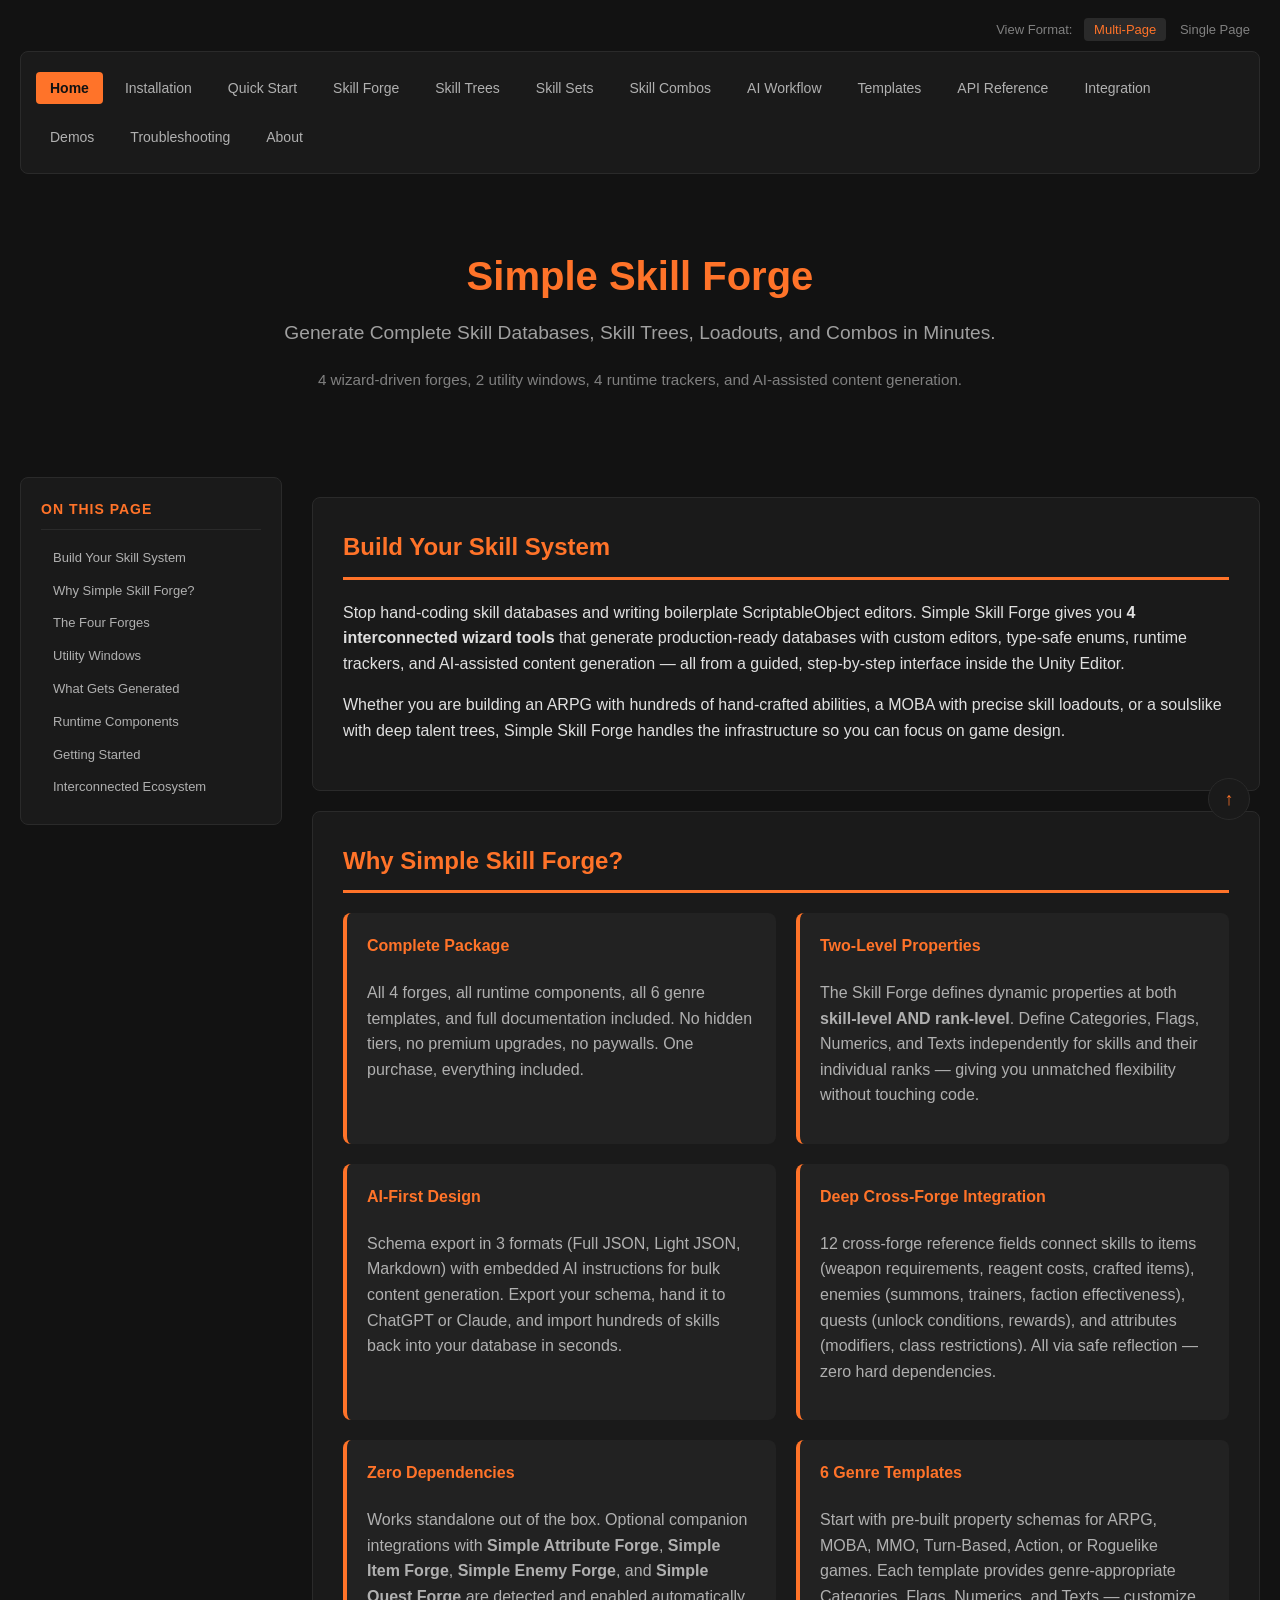
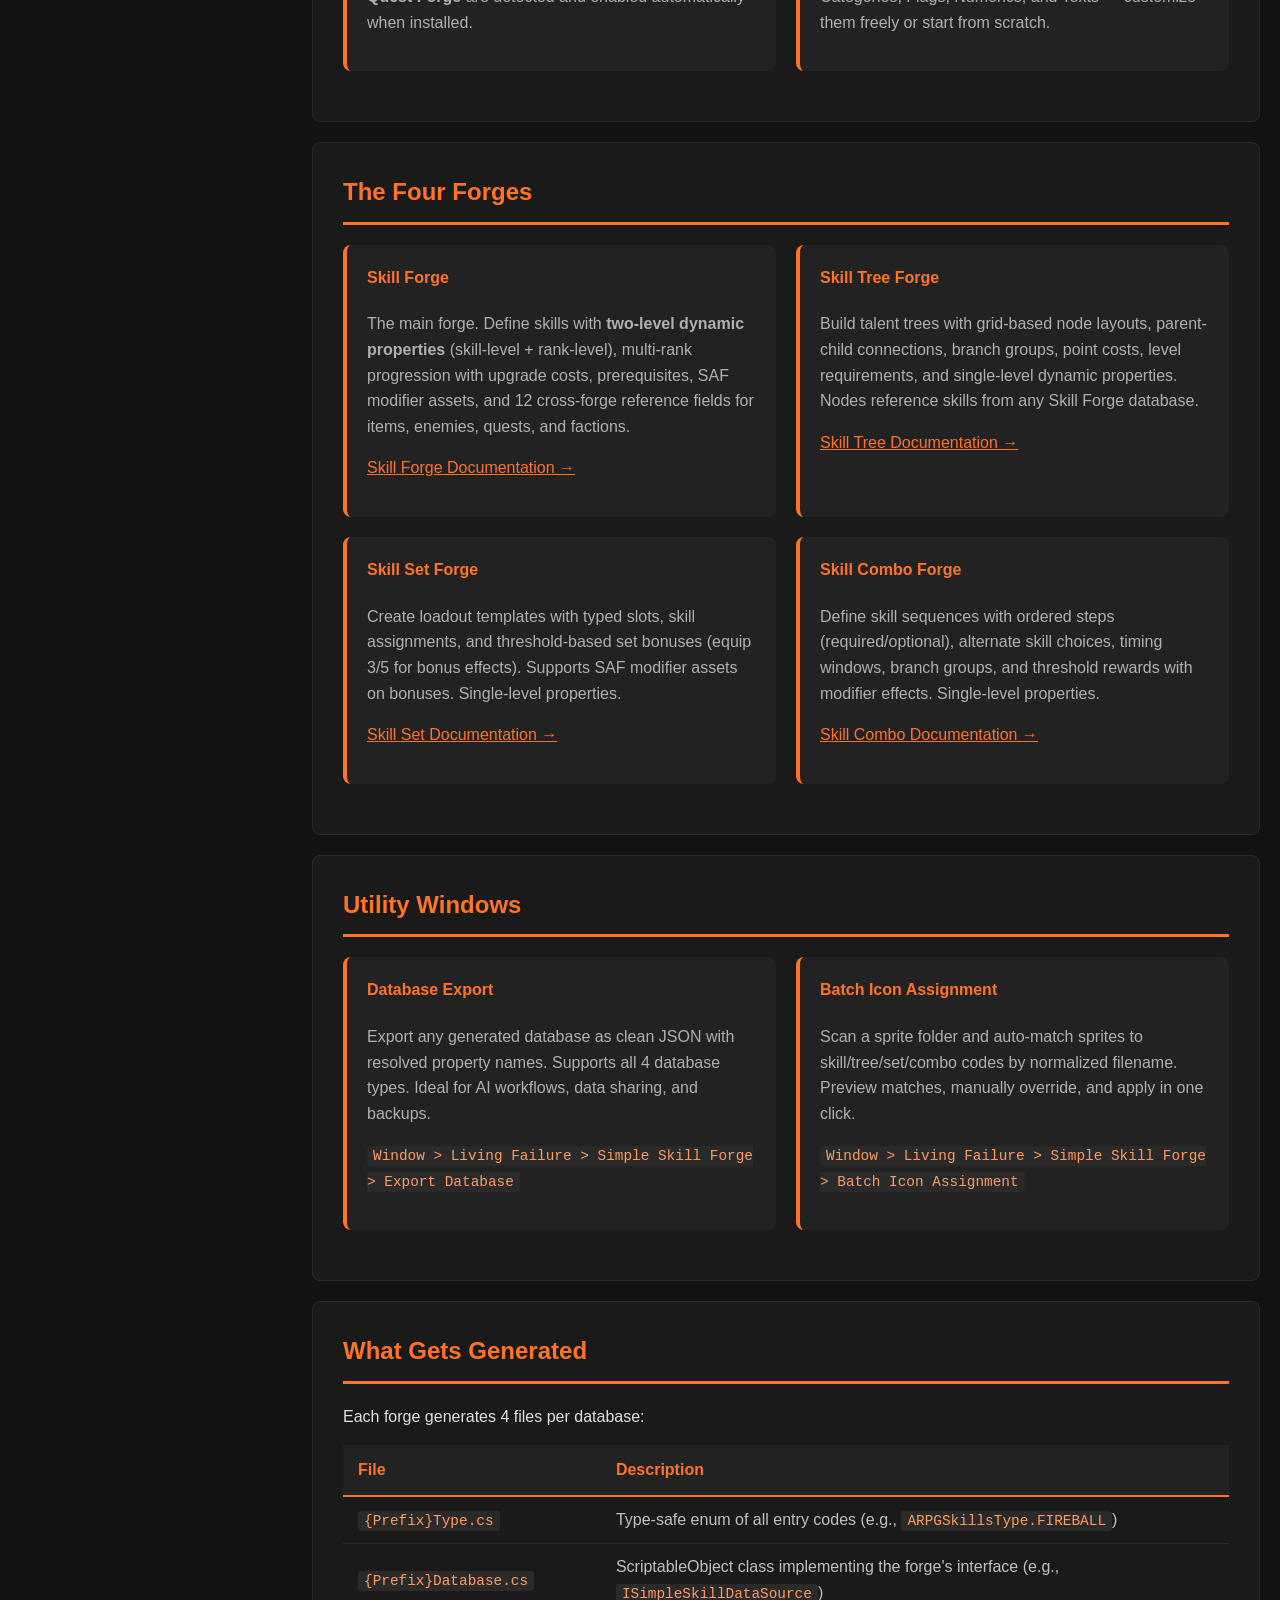
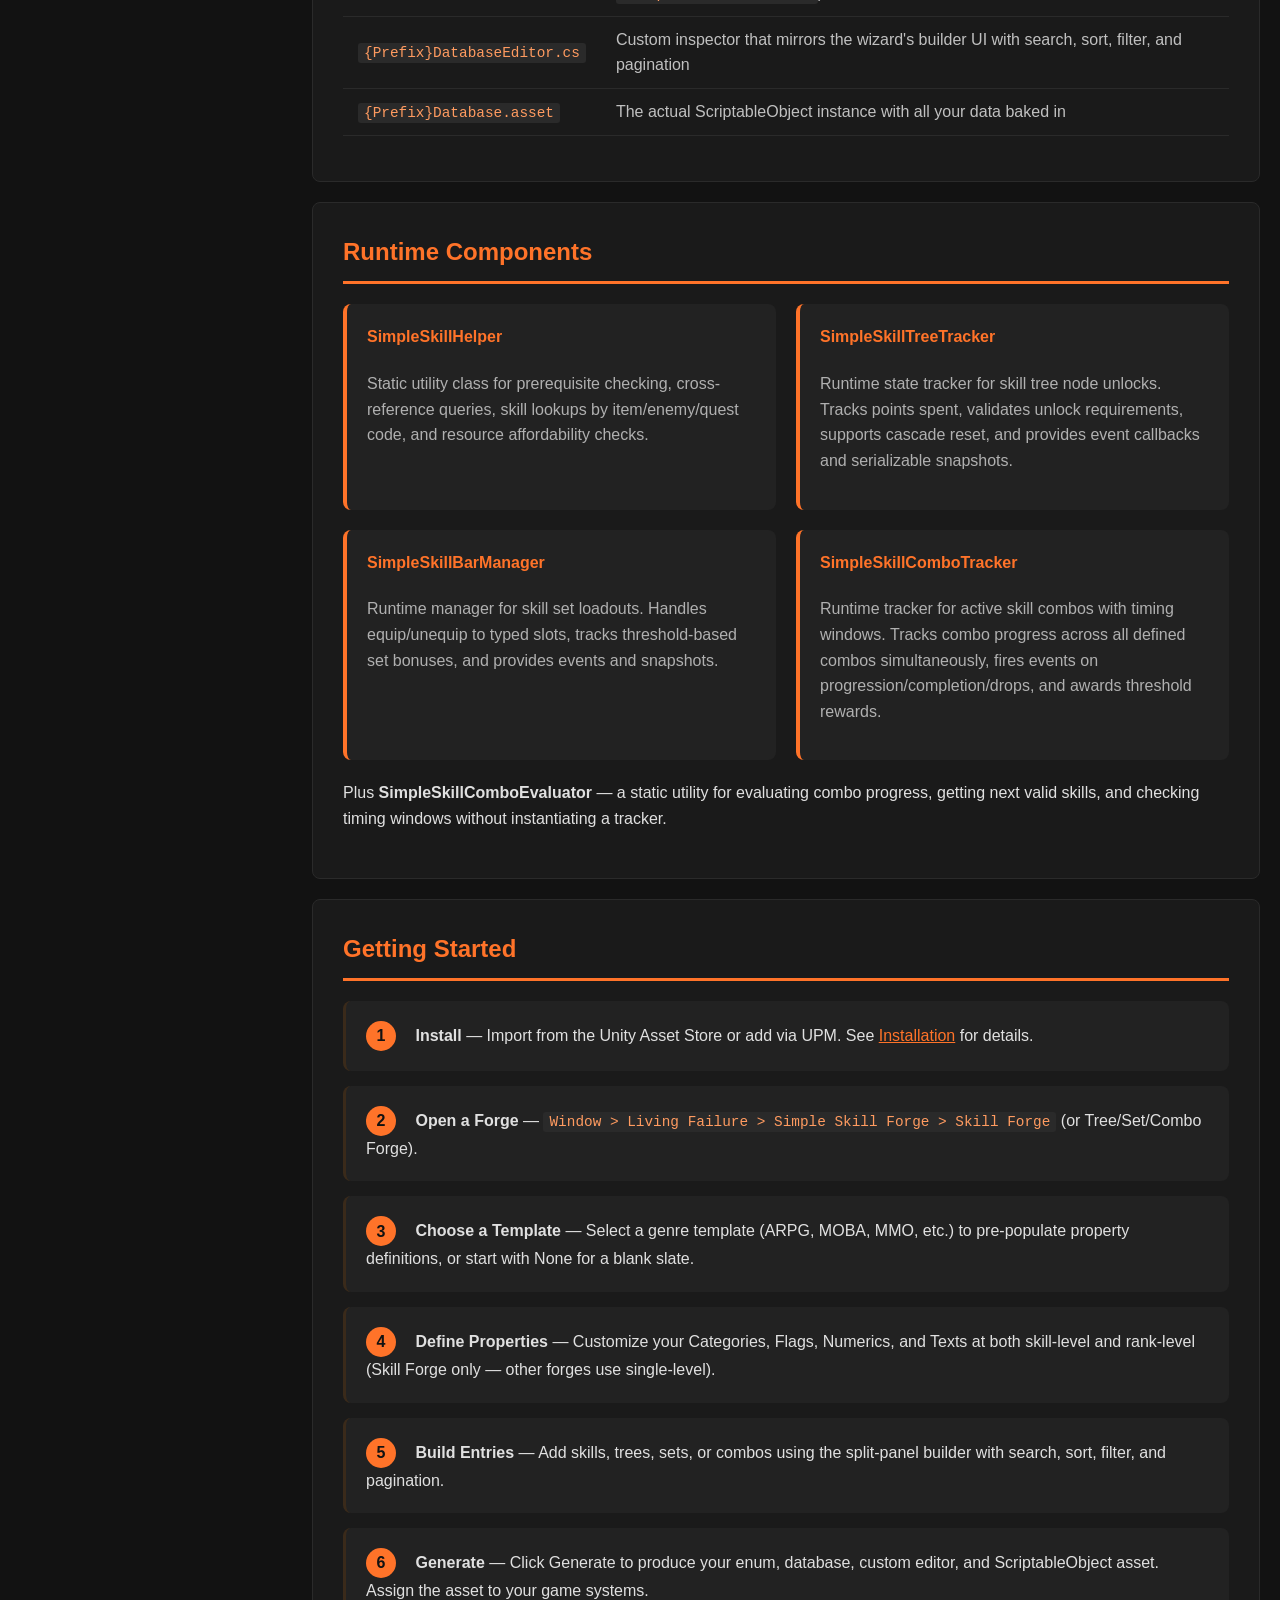
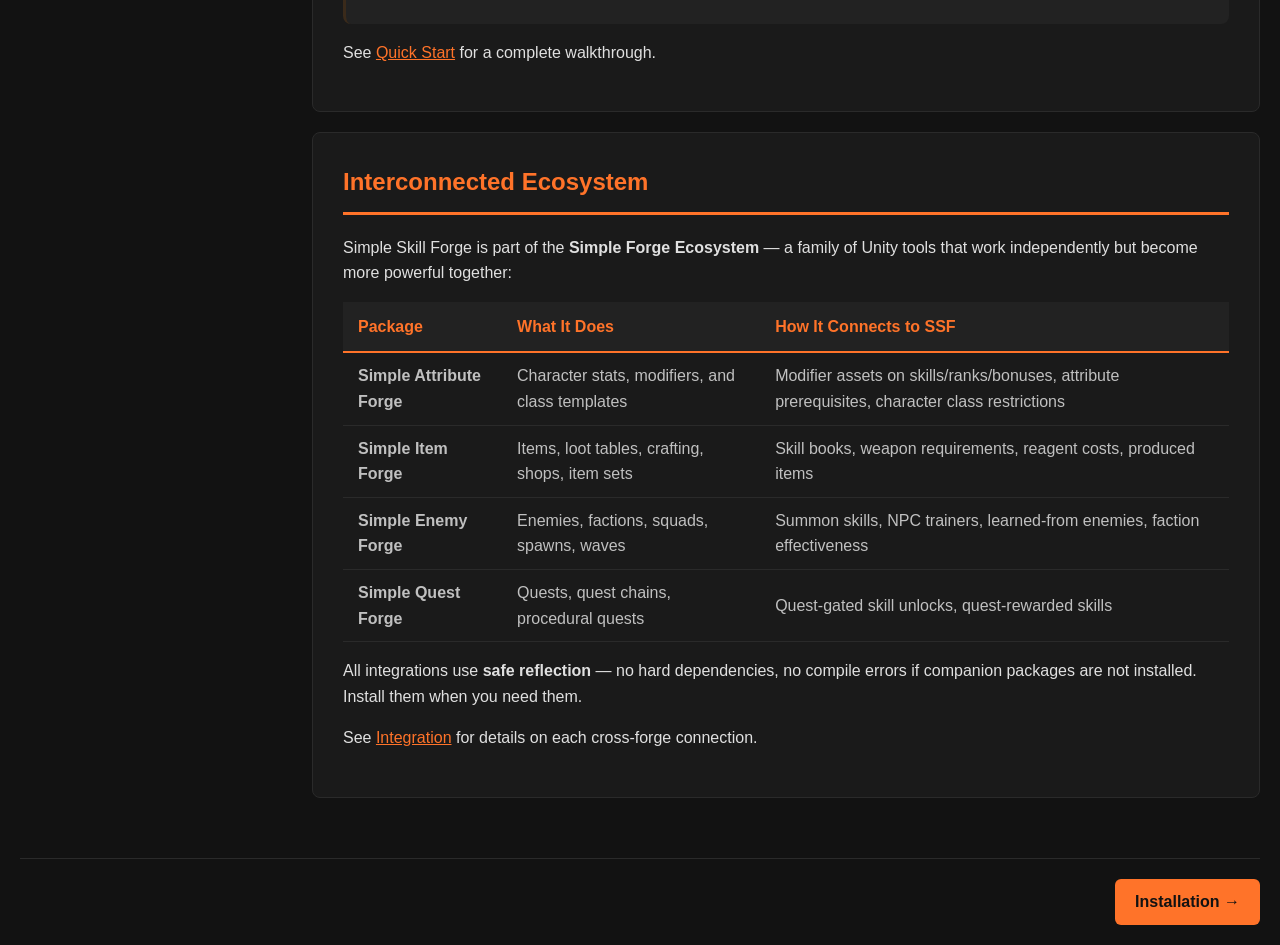
<file: index.html>
<!DOCTYPE html>
<html lang="en">
<head>
  <meta charset="UTF-8">
  <meta name="viewport" content="width=device-width, initial-scale=1.0">
  <title>Simple Skill Forge - Unity Skill Database Generator</title>
  <link rel="stylesheet" href="assets/styles.css">
</head>
<body>

  <div class="format-selector" id="top">
    <span class="format-label">View Format:</span>
    <a href="index.html" class="format-link active">Multi-Page</a>
    <a href="single-page.html" class="format-link">Single Page</a>
  </div>

  <nav class="navbar">
    <ul>
      <li><a href="index.html" class="active">Home</a></li>
      <li><a href="installation.html">Installation</a></li>
      <li><a href="quick-start.html">Quick Start</a></li>
      <li><a href="skill-forge.html">Skill Forge</a></li>
      <li><a href="skill-tree-forge.html">Skill Trees</a></li>
      <li><a href="skill-set-forge.html">Skill Sets</a></li>
      <li><a href="skill-combo-forge.html">Skill Combos</a></li>
      <li><a href="schema-export.html">AI Workflow</a></li>
      <li><a href="templates.html">Templates</a></li>
      <li><a href="api-reference.html">API Reference</a></li>
      <li><a href="integration.html">Integration</a></li>
      <li><a href="demos.html">Demos</a></li>
      <li><a href="troubleshooting.html">Troubleshooting</a></li>
      <li><a href="about.html">About</a></li>
    </ul>
  </nav>

  <div class="hero">
    <h1>Simple Skill Forge</h1>
    <p class="tagline">Generate Complete Skill Databases, Skill Trees, Loadouts, and Combos in Minutes.</p>
    <p style="color: #808080; font-size: 0.95em; margin-top: 8px;">
      4 wizard-driven forges, 2 utility windows, 4 runtime trackers, and AI-assisted content generation.
    </p>
  </div>

  <div class="page-layout">
    <aside class="toc">
      <h3>On This Page</h3>
      <ul>
        <li><a href="#build-your-skill-system">Build Your Skill System</a></li>
        <li><a href="#why-simple-skill-forge">Why Simple Skill Forge?</a></li>
        <li><a href="#the-four-forges">The Four Forges</a></li>
        <li><a href="#utility-windows">Utility Windows</a></li>
        <li><a href="#what-gets-generated">What Gets Generated</a></li>
        <li><a href="#runtime-components">Runtime Components</a></li>
        <li><a href="#getting-started">Getting Started</a></li>
        <li><a href="#interconnected-ecosystem">Interconnected Ecosystem</a></li>
      </ul>
    </aside>
    <main class="content">

  <div class="section">
    <h2 id="build-your-skill-system">Build Your Skill System</h2>
    <p>Stop hand-coding skill databases and writing boilerplate ScriptableObject editors.
      Simple Skill Forge gives you <strong>4 interconnected wizard tools</strong> that generate production-ready
      databases with custom editors, type-safe enums, runtime trackers, and AI-assisted content generation &mdash; all from
      a guided, step-by-step interface inside the Unity Editor.</p>
    <p>Whether you are building an ARPG with hundreds of hand-crafted abilities, a MOBA with precise skill loadouts,
      or a soulslike with deep talent trees, Simple Skill Forge handles the infrastructure
      so you can focus on game design.</p>
  </div>

  <div class="section">
    <h2 id="why-simple-skill-forge">Why Simple Skill Forge?</h2>
    <div class="feature-grid">
      <div class="feature-card">
        <h4>Complete Package</h4>
        <p>All 4 forges, all runtime components, all 6 genre templates, and full documentation included.
          No hidden tiers, no premium upgrades, no paywalls. One purchase, everything included.</p>
      </div>
      <div class="feature-card">
        <h4>Two-Level Properties</h4>
        <p>The Skill Forge defines dynamic properties at both <strong>skill-level AND rank-level</strong>.
          Define Categories, Flags, Numerics, and Texts independently for skills and their individual ranks &mdash;
          giving you unmatched flexibility without touching code.</p>
      </div>
      <div class="feature-card">
        <h4>AI-First Design</h4>
        <p>Schema export in 3 formats (Full JSON, Light JSON, Markdown) with embedded AI instructions for bulk
          content generation. Export your schema, hand it to ChatGPT or Claude, and import hundreds of skills
          back into your database in seconds.</p>
      </div>
      <div class="feature-card">
        <h4>Deep Cross-Forge Integration</h4>
        <p>12 cross-forge reference fields connect skills to items (weapon requirements, reagent costs, crafted items),
          enemies (summons, trainers, faction effectiveness), quests (unlock conditions, rewards), and
          attributes (modifiers, class restrictions). All via safe reflection &mdash; zero hard dependencies.</p>
      </div>
      <div class="feature-card">
        <h4>Zero Dependencies</h4>
        <p>Works standalone out of the box. Optional companion integrations with
          <strong>Simple Attribute Forge</strong>, <strong>Simple Item Forge</strong>,
          <strong>Simple Enemy Forge</strong>, and <strong>Simple Quest Forge</strong>
          are detected and enabled automatically when installed.</p>
      </div>
      <div class="feature-card">
        <h4>6 Genre Templates</h4>
        <p>Start with pre-built property schemas for ARPG, MOBA, MMO, Turn-Based, Action, or Roguelike games.
          Each template provides genre-appropriate Categories, Flags, Numerics, and Texts &mdash; customize
          them freely or start from scratch.</p>
      </div>
    </div>
  </div>

  <div class="section">
    <h2 id="the-four-forges">The Four Forges</h2>
    <div class="feature-grid">
      <div class="feature-card">
        <h4>Skill Forge</h4>
        <p>The main forge. Define skills with <strong>two-level dynamic properties</strong> (skill-level + rank-level),
          multi-rank progression with upgrade costs, prerequisites, SAF modifier assets, and 12 cross-forge reference
          fields for items, enemies, quests, and factions.</p>
        <p><a href="skill-forge.html">Skill Forge Documentation &rarr;</a></p>
      </div>
      <div class="feature-card">
        <h4>Skill Tree Forge</h4>
        <p>Build talent trees with grid-based node layouts, parent-child connections, branch groups, point costs,
          level requirements, and single-level dynamic properties. Nodes reference skills from any Skill Forge database.</p>
        <p><a href="skill-tree-forge.html">Skill Tree Documentation &rarr;</a></p>
      </div>
      <div class="feature-card">
        <h4>Skill Set Forge</h4>
        <p>Create loadout templates with typed slots, skill assignments, and threshold-based set bonuses
          (equip 3/5 for bonus effects). Supports SAF modifier assets on bonuses. Single-level properties.</p>
        <p><a href="skill-set-forge.html">Skill Set Documentation &rarr;</a></p>
      </div>
      <div class="feature-card">
        <h4>Skill Combo Forge</h4>
        <p>Define skill sequences with ordered steps (required/optional), alternate skill choices, timing windows,
          branch groups, and threshold rewards with modifier effects. Single-level properties.</p>
        <p><a href="skill-combo-forge.html">Skill Combo Documentation &rarr;</a></p>
      </div>
    </div>
  </div>

  <div class="section">
    <h2 id="utility-windows">Utility Windows</h2>
    <div class="feature-grid">
      <div class="feature-card">
        <h4>Database Export</h4>
        <p>Export any generated database as clean JSON with resolved property names. Supports all 4 database types.
          Ideal for AI workflows, data sharing, and backups.</p>
        <p><code>Window &gt; Living Failure &gt; Simple Skill Forge &gt; Export Database</code></p>
      </div>
      <div class="feature-card">
        <h4>Batch Icon Assignment</h4>
        <p>Scan a sprite folder and auto-match sprites to skill/tree/set/combo codes by normalized filename.
          Preview matches, manually override, and apply in one click.</p>
        <p><code>Window &gt; Living Failure &gt; Simple Skill Forge &gt; Batch Icon Assignment</code></p>
      </div>
    </div>
  </div>

  <div class="section">
    <h2 id="what-gets-generated">What Gets Generated</h2>
    <p>Each forge generates 4 files per database:</p>
    <table>
      <tr>
        <th>File</th>
        <th>Description</th>
      </tr>
      <tr>
        <td><code>{Prefix}Type.cs</code></td>
        <td>Type-safe enum of all entry codes (e.g., <code>ARPGSkillsType.FIREBALL</code>)</td>
      </tr>
      <tr>
        <td><code>{Prefix}Database.cs</code></td>
        <td>ScriptableObject class implementing the forge's interface (e.g., <code>ISimpleSkillDataSource</code>)</td>
      </tr>
      <tr>
        <td><code>{Prefix}DatabaseEditor.cs</code></td>
        <td>Custom inspector that mirrors the wizard's builder UI with search, sort, filter, and pagination</td>
      </tr>
      <tr>
        <td><code>{Prefix}Database.asset</code></td>
        <td>The actual ScriptableObject instance with all your data baked in</td>
      </tr>
    </table>
  </div>

  <div class="section">
    <h2 id="runtime-components">Runtime Components</h2>
    <div class="feature-grid">
      <div class="feature-card">
        <h4>SimpleSkillHelper</h4>
        <p>Static utility class for prerequisite checking, cross-reference queries, skill lookups by item/enemy/quest
          code, and resource affordability checks.</p>
      </div>
      <div class="feature-card">
        <h4>SimpleSkillTreeTracker</h4>
        <p>Runtime state tracker for skill tree node unlocks. Tracks points spent, validates unlock requirements,
          supports cascade reset, and provides event callbacks and serializable snapshots.</p>
      </div>
      <div class="feature-card">
        <h4>SimpleSkillBarManager</h4>
        <p>Runtime manager for skill set loadouts. Handles equip/unequip to typed slots, tracks threshold-based
          set bonuses, and provides events and snapshots.</p>
      </div>
      <div class="feature-card">
        <h4>SimpleSkillComboTracker</h4>
        <p>Runtime tracker for active skill combos with timing windows. Tracks combo progress across all defined
          combos simultaneously, fires events on progression/completion/drops, and awards threshold rewards.</p>
      </div>
    </div>
    <p>Plus <strong>SimpleSkillComboEvaluator</strong> &mdash; a static utility for evaluating combo progress,
      getting next valid skills, and checking timing windows without instantiating a tracker.</p>
  </div>

  <div class="section">
    <h2 id="getting-started">Getting Started</h2>
    <div class="step-container">
      <span class="step-number">1</span>
      <strong>Install</strong> &mdash; Import from the Unity Asset Store or add via UPM.
      See <a href="installation.html">Installation</a> for details.
    </div>
    <div class="step-container">
      <span class="step-number">2</span>
      <strong>Open a Forge</strong> &mdash; <code>Window &gt; Living Failure &gt; Simple Skill Forge &gt; Skill Forge</code>
      (or Tree/Set/Combo Forge).
    </div>
    <div class="step-container">
      <span class="step-number">3</span>
      <strong>Choose a Template</strong> &mdash; Select a genre template (ARPG, MOBA, MMO, etc.) to pre-populate
      property definitions, or start with None for a blank slate.
    </div>
    <div class="step-container">
      <span class="step-number">4</span>
      <strong>Define Properties</strong> &mdash; Customize your Categories, Flags, Numerics, and Texts at both
      skill-level and rank-level (Skill Forge only &mdash; other forges use single-level).
    </div>
    <div class="step-container">
      <span class="step-number">5</span>
      <strong>Build Entries</strong> &mdash; Add skills, trees, sets, or combos using the split-panel builder
      with search, sort, filter, and pagination.
    </div>
    <div class="step-container">
      <span class="step-number">6</span>
      <strong>Generate</strong> &mdash; Click Generate to produce your enum, database, custom editor, and
      ScriptableObject asset. Assign the asset to your game systems.
    </div>
    <p>See <a href="quick-start.html">Quick Start</a> for a complete walkthrough.</p>
  </div>

  <div class="section">
    <h2 id="interconnected-ecosystem">Interconnected Ecosystem</h2>
    <p>Simple Skill Forge is part of the <strong>Simple Forge Ecosystem</strong> &mdash; a family of Unity tools that work independently but become more powerful together:</p>
    <table>
      <tr>
        <th>Package</th>
        <th>What It Does</th>
        <th>How It Connects to SSF</th>
      </tr>
      <tr>
        <td><strong>Simple Attribute Forge</strong></td>
        <td>Character stats, modifiers, and class templates</td>
        <td>Modifier assets on skills/ranks/bonuses, attribute prerequisites, character class restrictions</td>
      </tr>
      <tr>
        <td><strong>Simple Item Forge</strong></td>
        <td>Items, loot tables, crafting, shops, item sets</td>
        <td>Skill books, weapon requirements, reagent costs, produced items</td>
      </tr>
      <tr>
        <td><strong>Simple Enemy Forge</strong></td>
        <td>Enemies, factions, squads, spawns, waves</td>
        <td>Summon skills, NPC trainers, learned-from enemies, faction effectiveness</td>
      </tr>
      <tr>
        <td><strong>Simple Quest Forge</strong></td>
        <td>Quests, quest chains, procedural quests</td>
        <td>Quest-gated skill unlocks, quest-rewarded skills</td>
      </tr>
    </table>
    <p>All integrations use <strong>safe reflection</strong> &mdash; no hard dependencies, no compile errors if
      companion packages are not installed. Install them when you need them.</p>
    <p>See <a href="integration.html">Integration</a> for details on each cross-forge connection.</p>
  </div>

    </main>
  </div>

  <div class="page-nav">
    <span></span>
    <a href="installation.html">Installation &rarr;</a>
  </div>

  <a href="#top" class="scroll-btn scroll-to-top" title="Scroll to top">&uarr;</a>

</body>
</html>
</file>
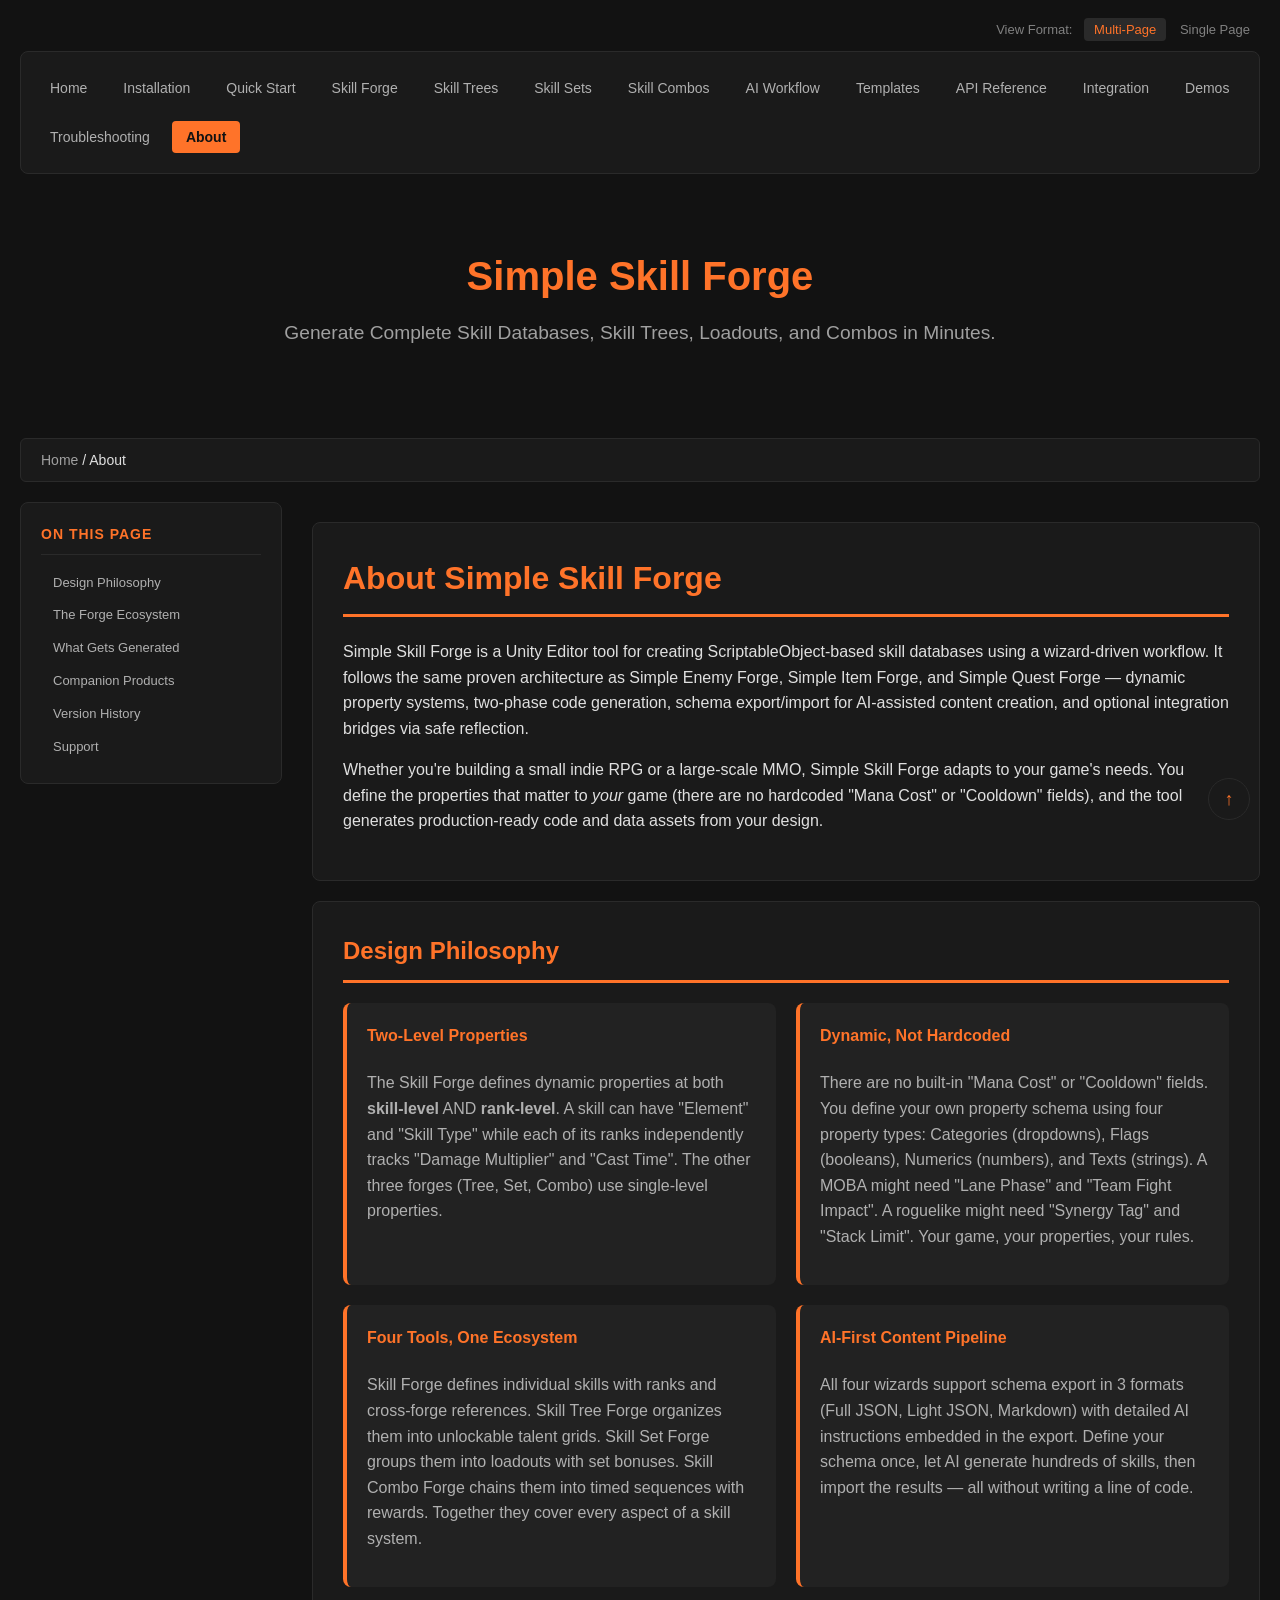
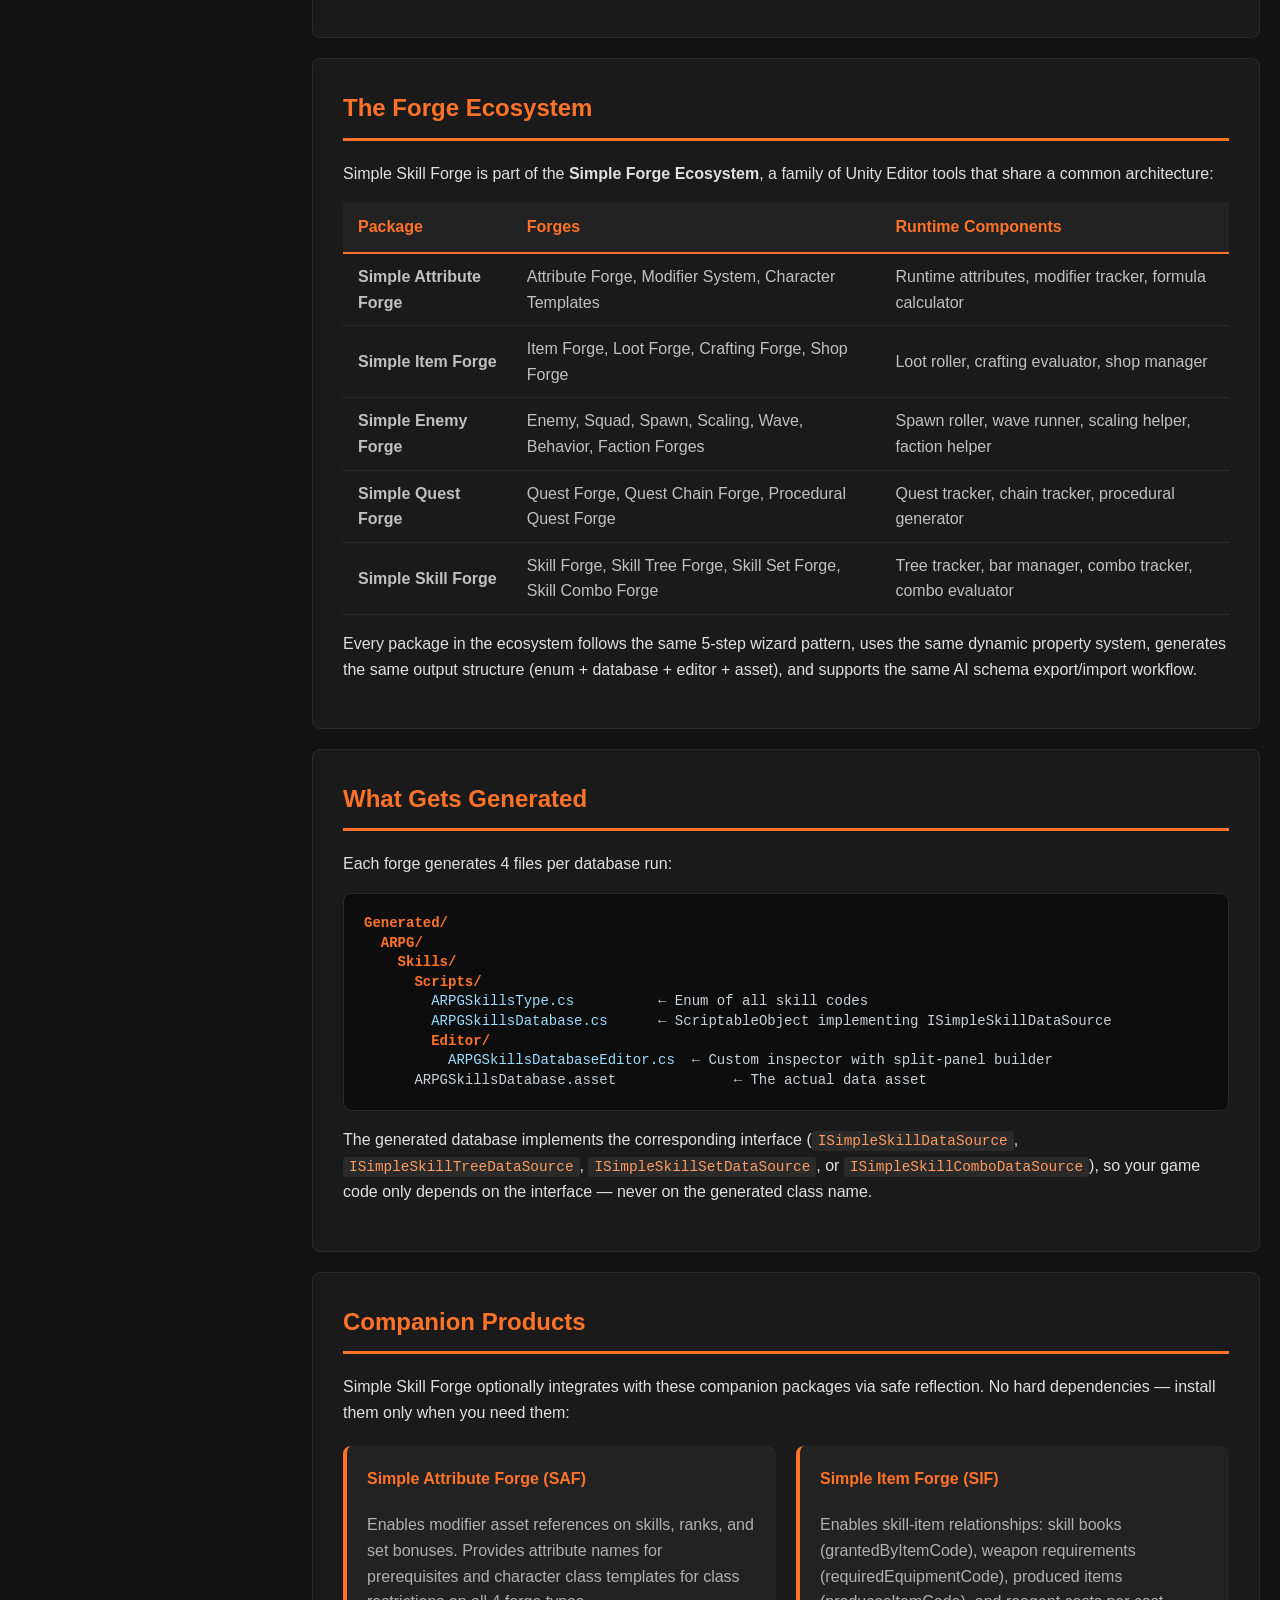
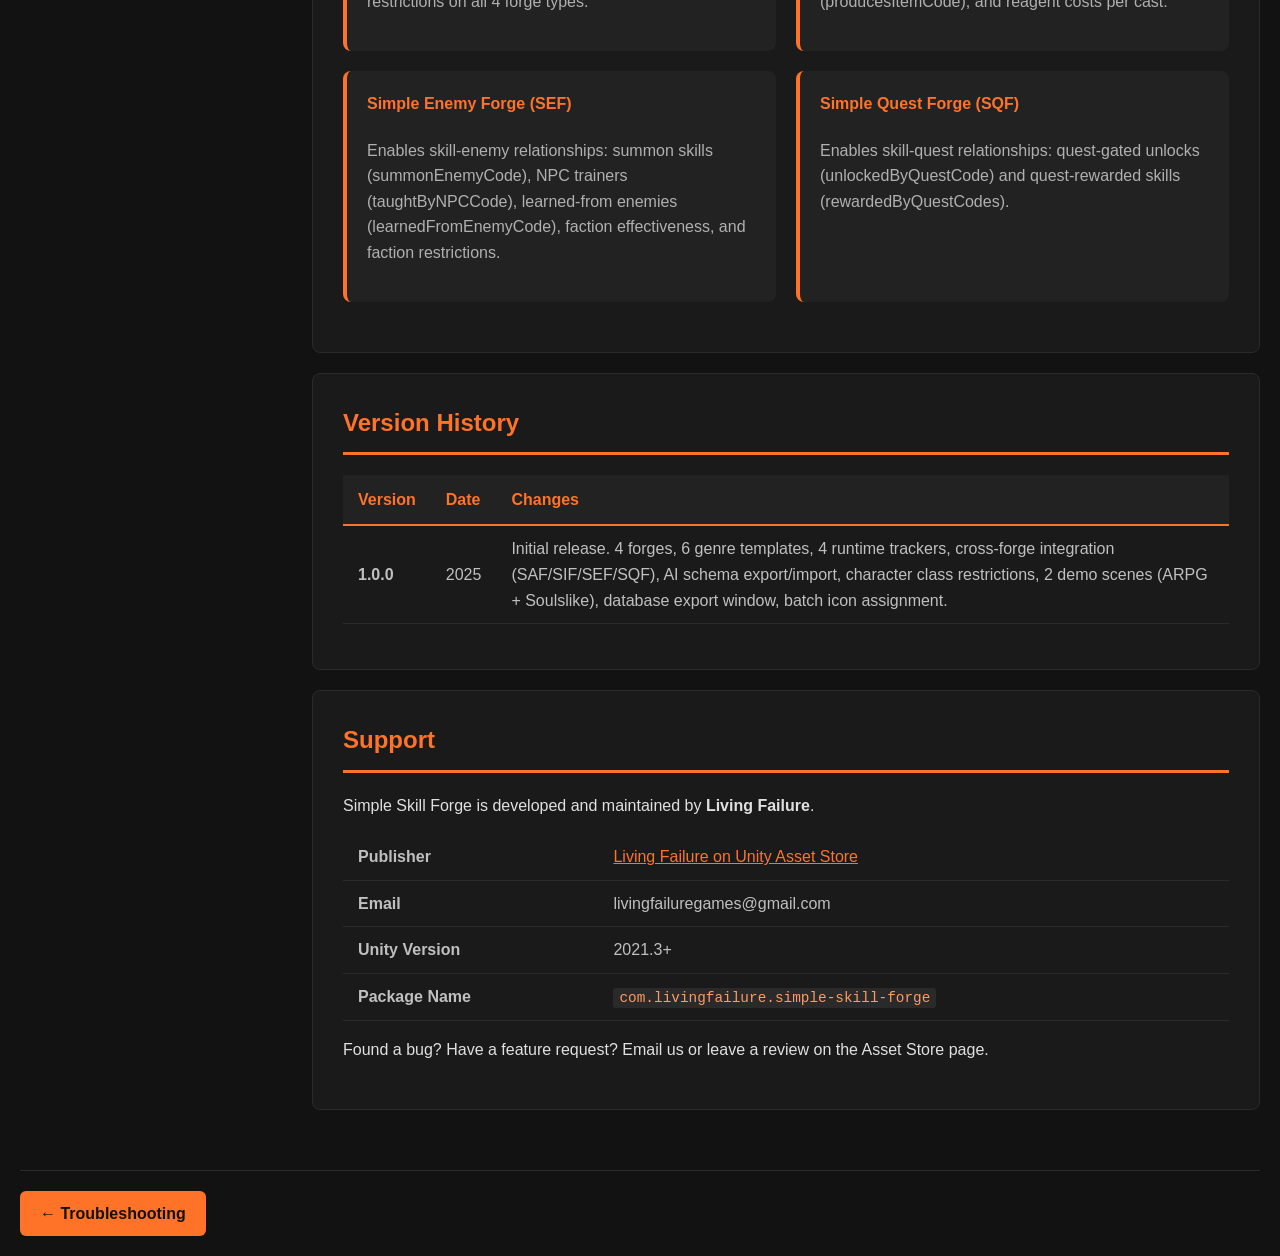
<file: about.html>
<!DOCTYPE html>
<html lang="en">
<head>
  <meta charset="UTF-8">
  <meta name="viewport" content="width=device-width, initial-scale=1.0">
  <title>About - Simple Skill Forge</title>
  <link rel="stylesheet" href="assets/styles.css">
</head>
<body>
  <div class="format-selector" id="top">
    <span class="format-label">View Format:</span>
    <a href="index.html" class="format-link active">Multi-Page</a>
    <a href="single-page.html" class="format-link">Single Page</a>
  </div>
  <nav class="navbar">
    <ul>
      <li><a href="index.html">Home</a></li>
      <li><a href="installation.html">Installation</a></li>
      <li><a href="quick-start.html">Quick Start</a></li>
      <li><a href="skill-forge.html">Skill Forge</a></li>
      <li><a href="skill-tree-forge.html">Skill Trees</a></li>
      <li><a href="skill-set-forge.html">Skill Sets</a></li>
      <li><a href="skill-combo-forge.html">Skill Combos</a></li>
      <li><a href="schema-export.html">AI Workflow</a></li>
      <li><a href="templates.html">Templates</a></li>
      <li><a href="api-reference.html">API Reference</a></li>
      <li><a href="integration.html">Integration</a></li>
      <li><a href="demos.html">Demos</a></li>
      <li><a href="troubleshooting.html">Troubleshooting</a></li>
      <li><a href="about.html" class="active">About</a></li>
    </ul>
  </nav>

  <div class="hero">
    <h1>Simple Skill Forge</h1>
    <p class="tagline">Generate Complete Skill Databases, Skill Trees, Loadouts, and Combos in Minutes.</p>
  </div>

  <div class="breadcrumb">
    <a href="index.html">Home</a> / About
  </div>

  <div class="page-layout">
    <aside class="toc">
      <h3>On This Page</h3>
      <ul>
        <li><a href="#design-philosophy">Design Philosophy</a></li>
        <li><a href="#the-forge-ecosystem">The Forge Ecosystem</a></li>
        <li><a href="#what-gets-generated">What Gets Generated</a></li>
        <li><a href="#companion-products">Companion Products</a></li>
        <li><a href="#version-history">Version History</a></li>
        <li><a href="#support">Support</a></li>
      </ul>
    </aside>
    <main class="content">

  <div class="section">
    <h1>About Simple Skill Forge</h1>
    <p>Simple Skill Forge is a Unity Editor tool for creating ScriptableObject-based skill
      databases using a wizard-driven workflow. It follows the same proven architecture as Simple Enemy Forge,
      Simple Item Forge, and Simple Quest Forge &mdash; dynamic property systems, two-phase code generation,
      schema export/import for AI-assisted content creation, and optional integration bridges via safe reflection.</p>

    <p>Whether you're building a small indie RPG or a large-scale MMO, Simple Skill Forge adapts to your game's
      needs. You define the properties that matter to <em>your</em> game (there are no hardcoded "Mana Cost" or
      "Cooldown" fields), and the tool generates production-ready code and data assets from your design.</p>
  </div>

  <div class="section">
    <h2 id="design-philosophy">Design Philosophy</h2>
    <div class="feature-grid">
      <div class="feature-card">
        <h4>Two-Level Properties</h4>
        <p>The Skill Forge defines dynamic properties at both <strong>skill-level</strong> AND
          <strong>rank-level</strong>. A skill can have "Element" and "Skill Type" while each of its ranks
          independently tracks "Damage Multiplier" and "Cast Time". The other three forges (Tree, Set, Combo)
          use single-level properties.</p>
      </div>
      <div class="feature-card">
        <h4>Dynamic, Not Hardcoded</h4>
        <p>There are no built-in "Mana Cost" or "Cooldown" fields. You define your own property schema
          using four property types: Categories (dropdowns), Flags (booleans), Numerics (numbers), and
          Texts (strings). A MOBA might need "Lane Phase" and "Team Fight Impact". A roguelike might
          need "Synergy Tag" and "Stack Limit". Your game, your properties, your rules.</p>
      </div>
      <div class="feature-card">
        <h4>Four Tools, One Ecosystem</h4>
        <p>Skill Forge defines individual skills with ranks and cross-forge references. Skill Tree Forge
          organizes them into unlockable talent grids. Skill Set Forge groups them into loadouts with
          set bonuses. Skill Combo Forge chains them into timed sequences with rewards. Together they
          cover every aspect of a skill system.</p>
      </div>
      <div class="feature-card">
        <h4>AI-First Content Pipeline</h4>
        <p>All four wizards support schema export in 3 formats (Full JSON, Light JSON, Markdown) with
          detailed AI instructions embedded in the export. Define your schema once, let AI generate hundreds
          of skills, then import the results &mdash; all without writing a line of code.</p>
      </div>
    </div>
  </div>

  <div class="section">
    <h2 id="the-forge-ecosystem">The Forge Ecosystem</h2>
    <p>Simple Skill Forge is part of the <strong>Simple Forge Ecosystem</strong>, a family of Unity
      Editor tools that share a common architecture:</p>
    <table>
      <tr><th>Package</th><th>Forges</th><th>Runtime Components</th></tr>
      <tr>
        <td><strong>Simple Attribute Forge</strong></td>
        <td>Attribute Forge, Modifier System, Character Templates</td>
        <td>Runtime attributes, modifier tracker, formula calculator</td>
      </tr>
      <tr>
        <td><strong>Simple Item Forge</strong></td>
        <td>Item Forge, Loot Forge, Crafting Forge, Shop Forge</td>
        <td>Loot roller, crafting evaluator, shop manager</td>
      </tr>
      <tr>
        <td><strong>Simple Enemy Forge</strong></td>
        <td>Enemy, Squad, Spawn, Scaling, Wave, Behavior, Faction Forges</td>
        <td>Spawn roller, wave runner, scaling helper, faction helper</td>
      </tr>
      <tr>
        <td><strong>Simple Quest Forge</strong></td>
        <td>Quest Forge, Quest Chain Forge, Procedural Quest Forge</td>
        <td>Quest tracker, chain tracker, procedural generator</td>
      </tr>
      <tr>
        <td><strong>Simple Skill Forge</strong></td>
        <td>Skill Forge, Skill Tree Forge, Skill Set Forge, Skill Combo Forge</td>
        <td>Tree tracker, bar manager, combo tracker, combo evaluator</td>
      </tr>
    </table>
    <p>Every package in the ecosystem follows the same 5-step wizard pattern, uses the same dynamic property system,
      generates the same output structure (enum + database + editor + asset), and supports the same AI schema
      export/import workflow.</p>
  </div>

  <div class="section">
    <h2 id="what-gets-generated">What Gets Generated</h2>
    <p>Each forge generates 4 files per database run:</p>
    <div class="file-tree"><span class="folder">Generated/</span>
  <span class="folder">ARPG/</span>
    <span class="folder">Skills/</span>
      <span class="folder">Scripts/</span>
        <span class="cs-file">ARPGSkillsType.cs</span>          &larr; Enum of all skill codes
        <span class="cs-file">ARPGSkillsDatabase.cs</span>      &larr; ScriptableObject implementing ISimpleSkillDataSource
        <span class="folder">Editor/</span>
          <span class="cs-file">ARPGSkillsDatabaseEditor.cs</span>  &larr; Custom inspector with split-panel builder
      ARPGSkillsDatabase.asset              &larr; The actual data asset</div>
    <p>The generated database implements the corresponding interface (<code>ISimpleSkillDataSource</code>,
      <code>ISimpleSkillTreeDataSource</code>, <code>ISimpleSkillSetDataSource</code>, or
      <code>ISimpleSkillComboDataSource</code>), so your game code only depends on the interface &mdash;
      never on the generated class name.</p>
  </div>

  <div class="section">
    <h2 id="companion-products">Companion Products</h2>
    <p>Simple Skill Forge optionally integrates with these companion packages via safe reflection. No hard
      dependencies &mdash; install them only when you need them:</p>
    <div class="feature-grid">
      <div class="feature-card">
        <h4>Simple Attribute Forge (SAF)</h4>
        <p>Enables modifier asset references on skills, ranks, and set bonuses. Provides attribute names for
          prerequisites and character class templates for class restrictions on all 4 forge types.</p>
      </div>
      <div class="feature-card">
        <h4>Simple Item Forge (SIF)</h4>
        <p>Enables skill-item relationships: skill books (grantedByItemCode), weapon requirements
          (requiredEquipmentCode), produced items (producesItemCode), and reagent costs per cast.</p>
      </div>
      <div class="feature-card">
        <h4>Simple Enemy Forge (SEF)</h4>
        <p>Enables skill-enemy relationships: summon skills (summonEnemyCode), NPC trainers (taughtByNPCCode),
          learned-from enemies (learnedFromEnemyCode), faction effectiveness, and faction restrictions.</p>
      </div>
      <div class="feature-card">
        <h4>Simple Quest Forge (SQF)</h4>
        <p>Enables skill-quest relationships: quest-gated unlocks (unlockedByQuestCode) and quest-rewarded
          skills (rewardedByQuestCodes).</p>
      </div>
    </div>
  </div>

  <div class="section">
    <h2 id="version-history">Version History</h2>
    <table>
      <tr><th>Version</th><th>Date</th><th>Changes</th></tr>
      <tr>
        <td><strong>1.0.0</strong></td>
        <td>2025</td>
        <td>Initial release. 4 forges, 6 genre templates, 4 runtime trackers, cross-forge integration
          (SAF/SIF/SEF/SQF), AI schema export/import, character class restrictions, 2 demo scenes
          (ARPG + Soulslike), database export window, batch icon assignment.</td>
      </tr>
    </table>
  </div>

  <div class="section">
    <h2 id="support">Support</h2>
    <p>Simple Skill Forge is developed and maintained by <strong>Living Failure</strong>.</p>
    <table>
      <tr><td><strong>Publisher</strong></td><td><a href="https://assetstore.unity.com/publishers/61332">Living Failure on Unity Asset Store</a></td></tr>
      <tr><td><strong>Email</strong></td><td>livingfailuregames@gmail.com</td></tr>
      <tr><td><strong>Unity Version</strong></td><td>2021.3+</td></tr>
      <tr><td><strong>Package Name</strong></td><td><code>com.livingfailure.simple-skill-forge</code></td></tr>
    </table>
    <p>Found a bug? Have a feature request? Email us or leave a review on the Asset Store page.</p>
  </div>

    </main>
  </div>

  <div class="page-nav">
    <a href="troubleshooting.html">&larr; Troubleshooting</a>
    <span></span>
  </div>

  <a href="#top" class="scroll-btn scroll-to-top" title="Scroll to top">&uarr;</a>

</body>
</html>
</file>
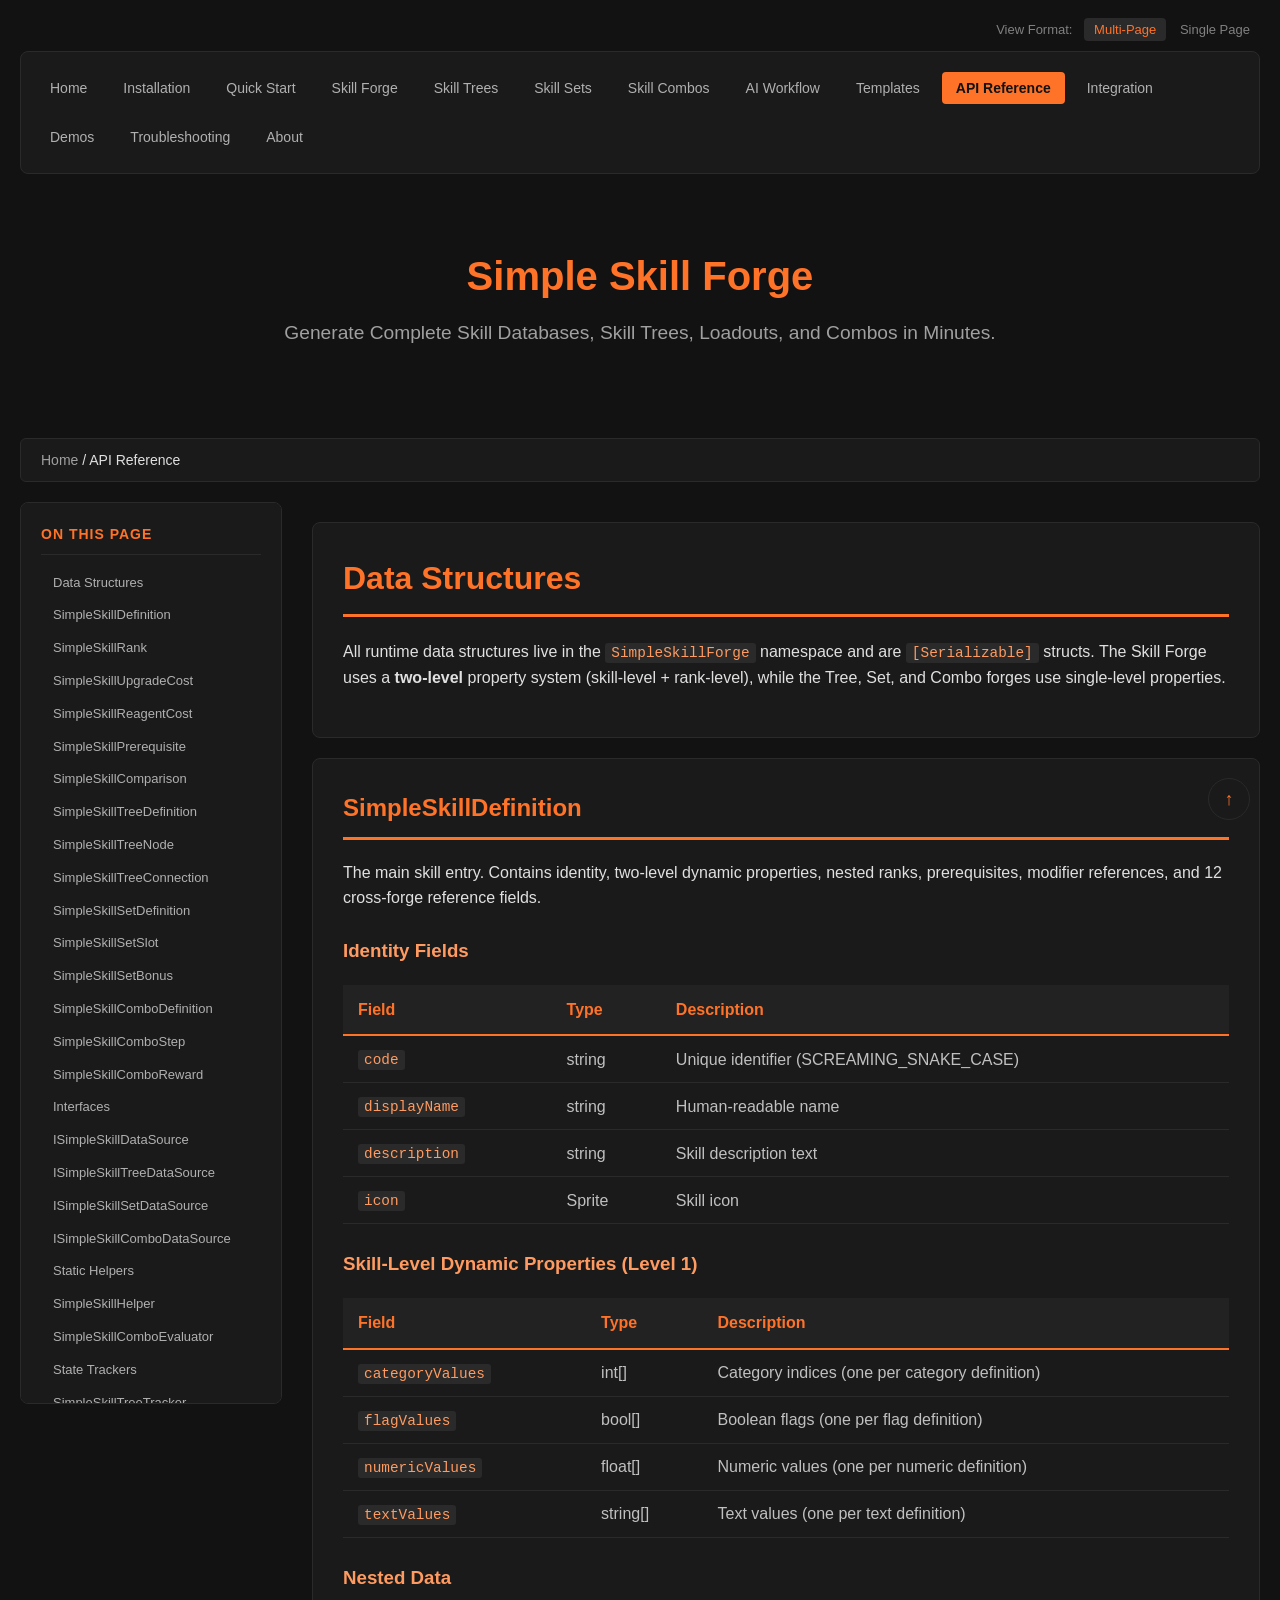
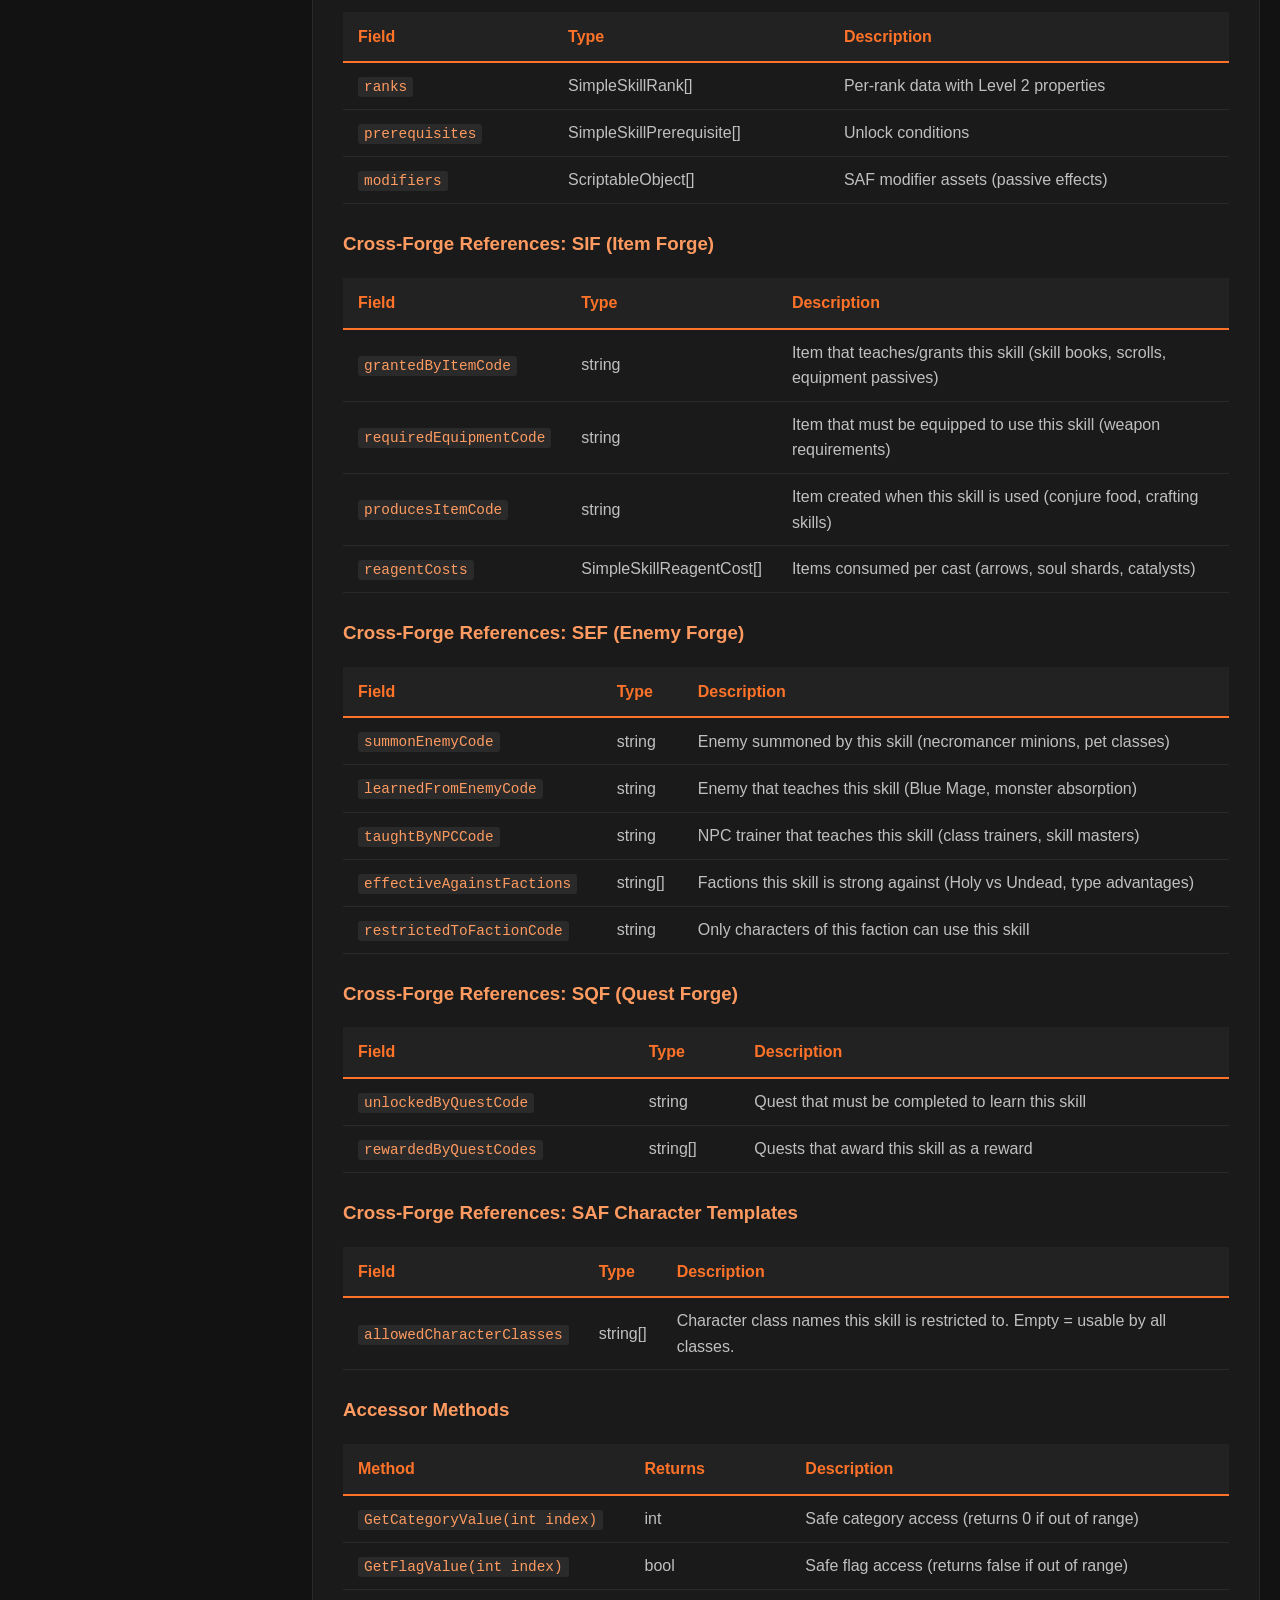
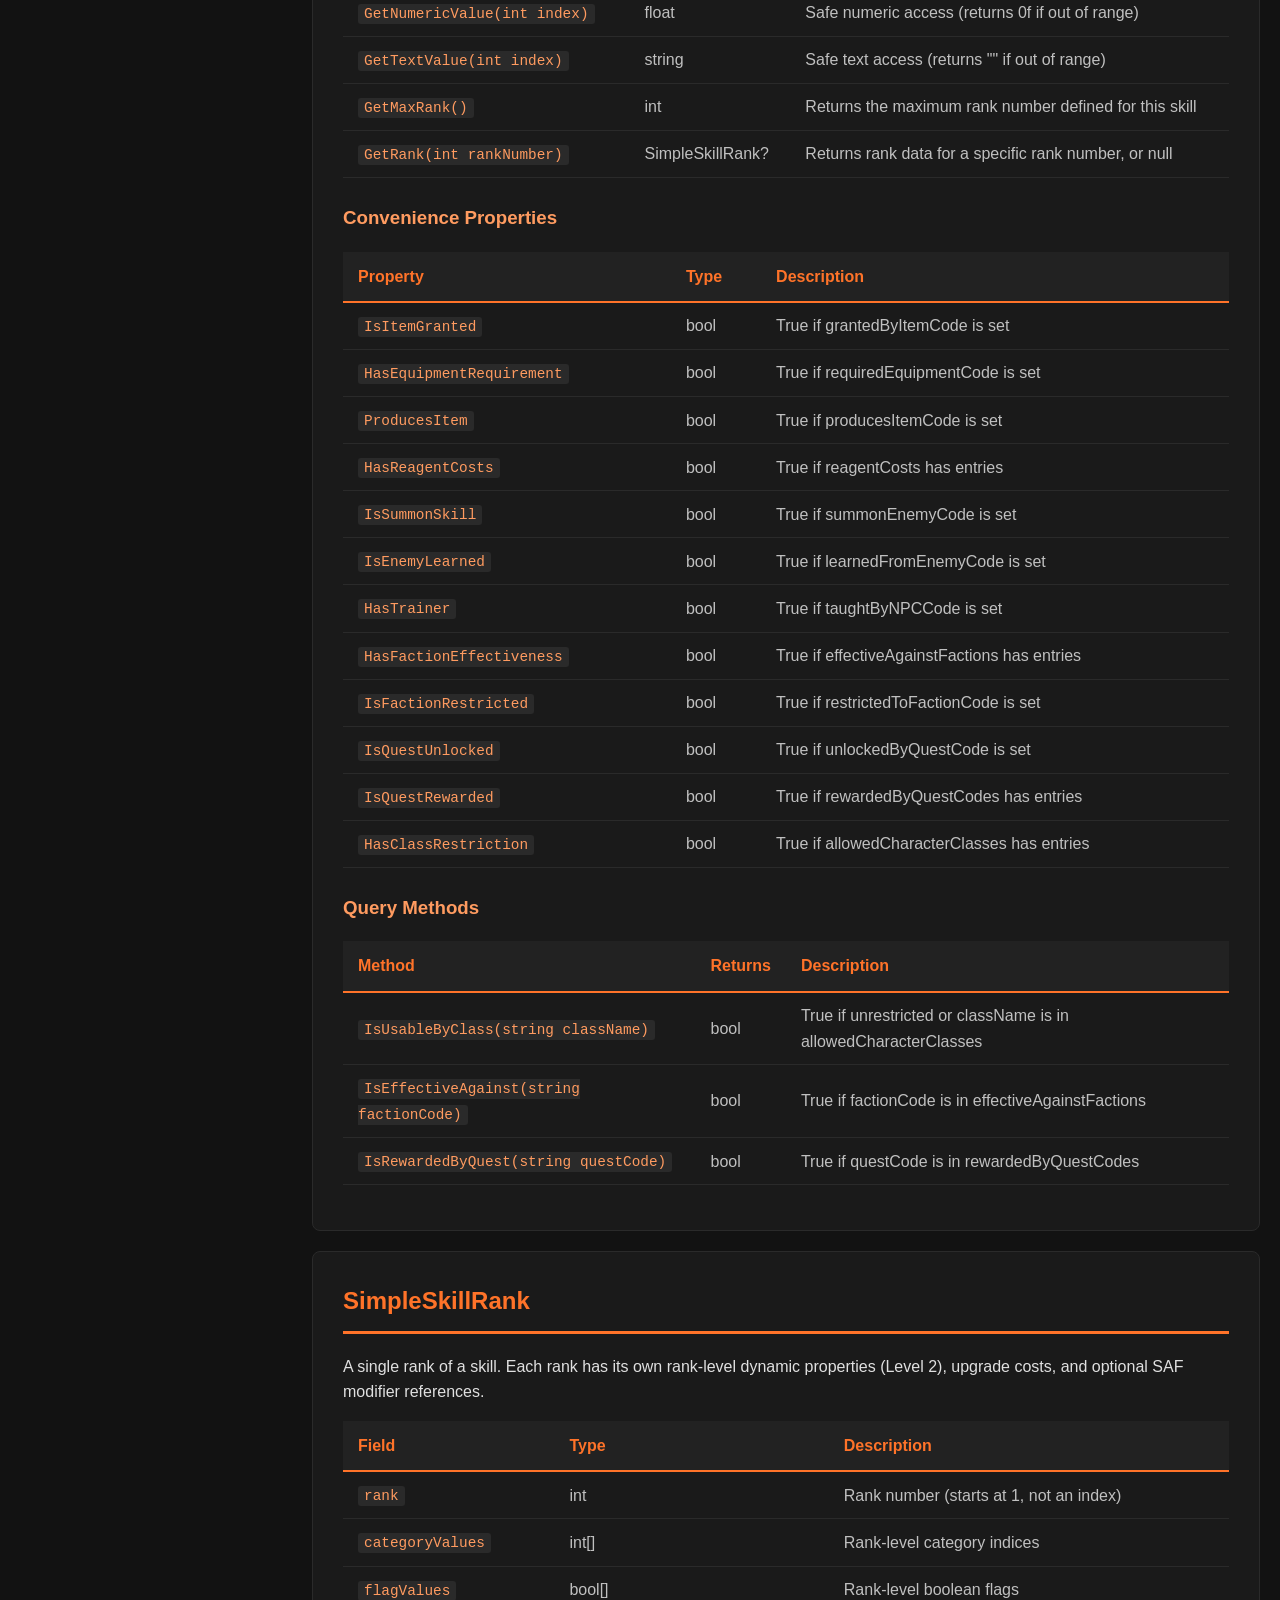
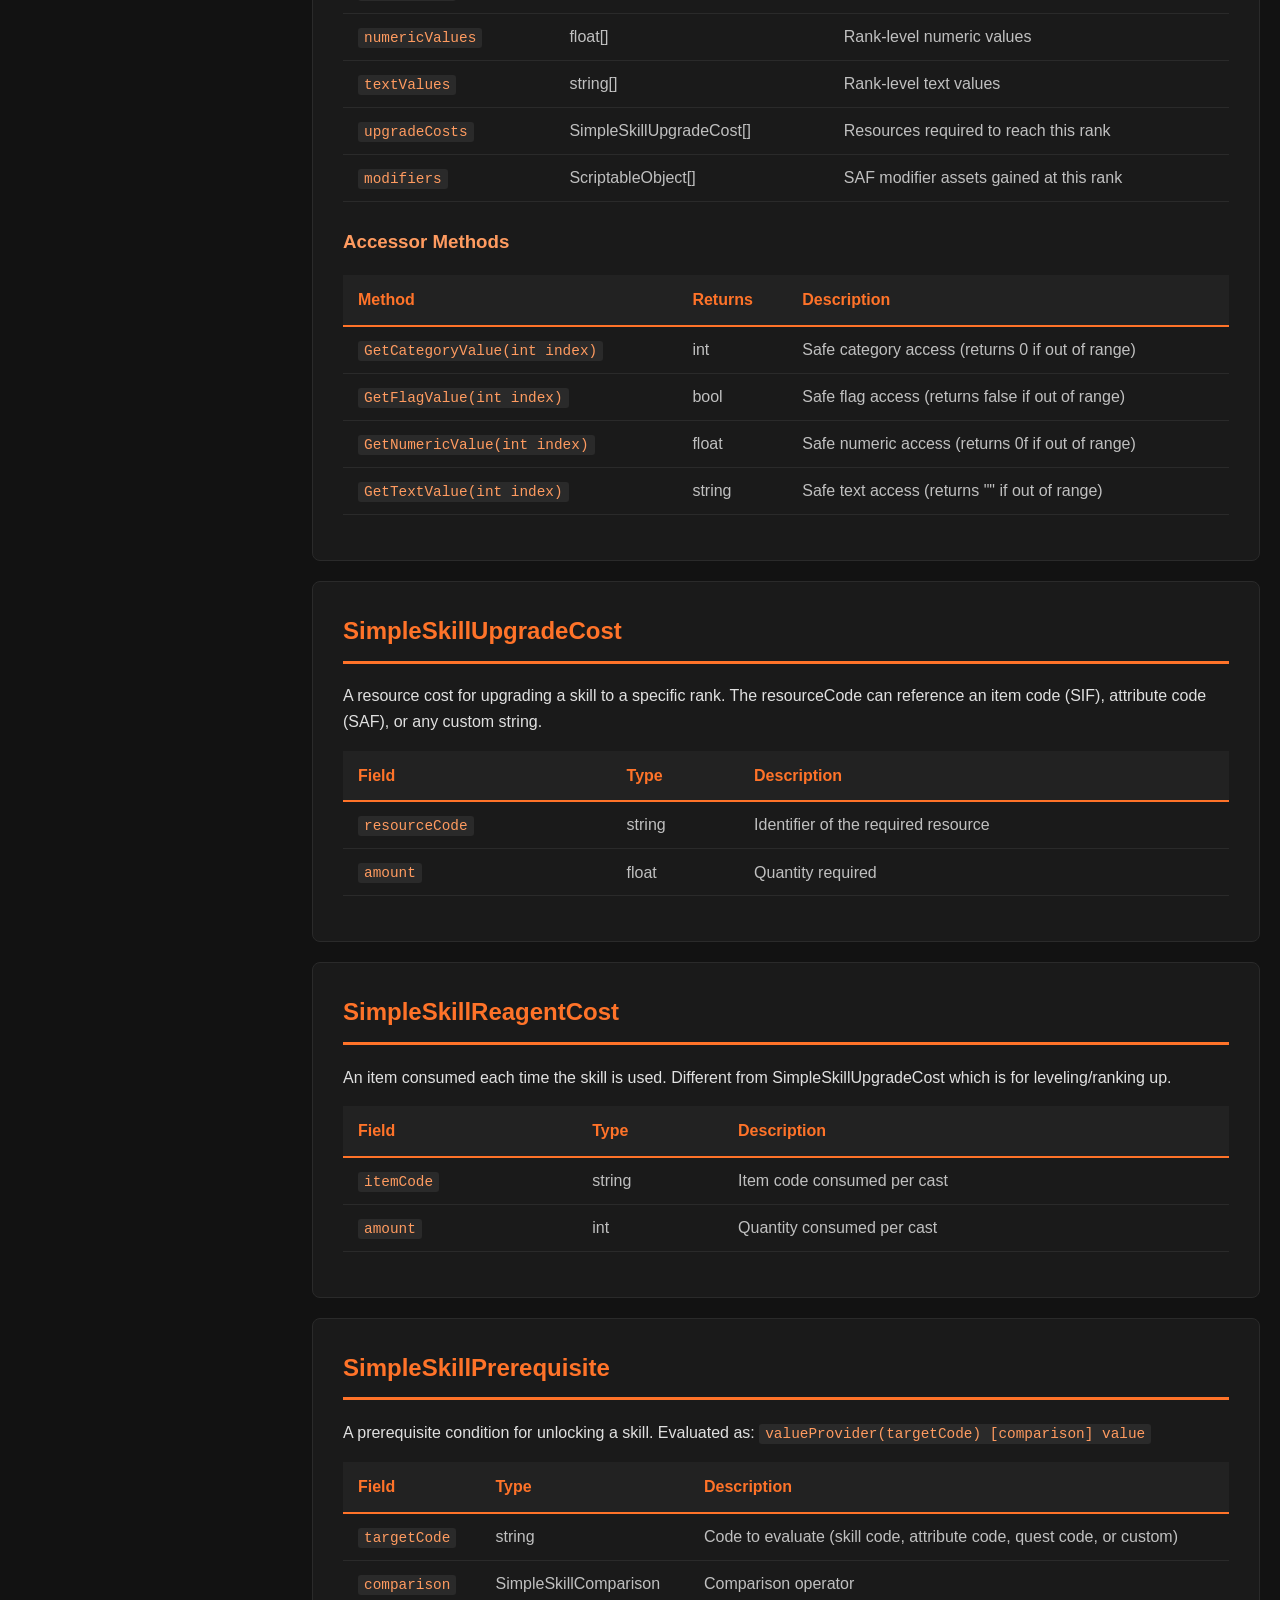
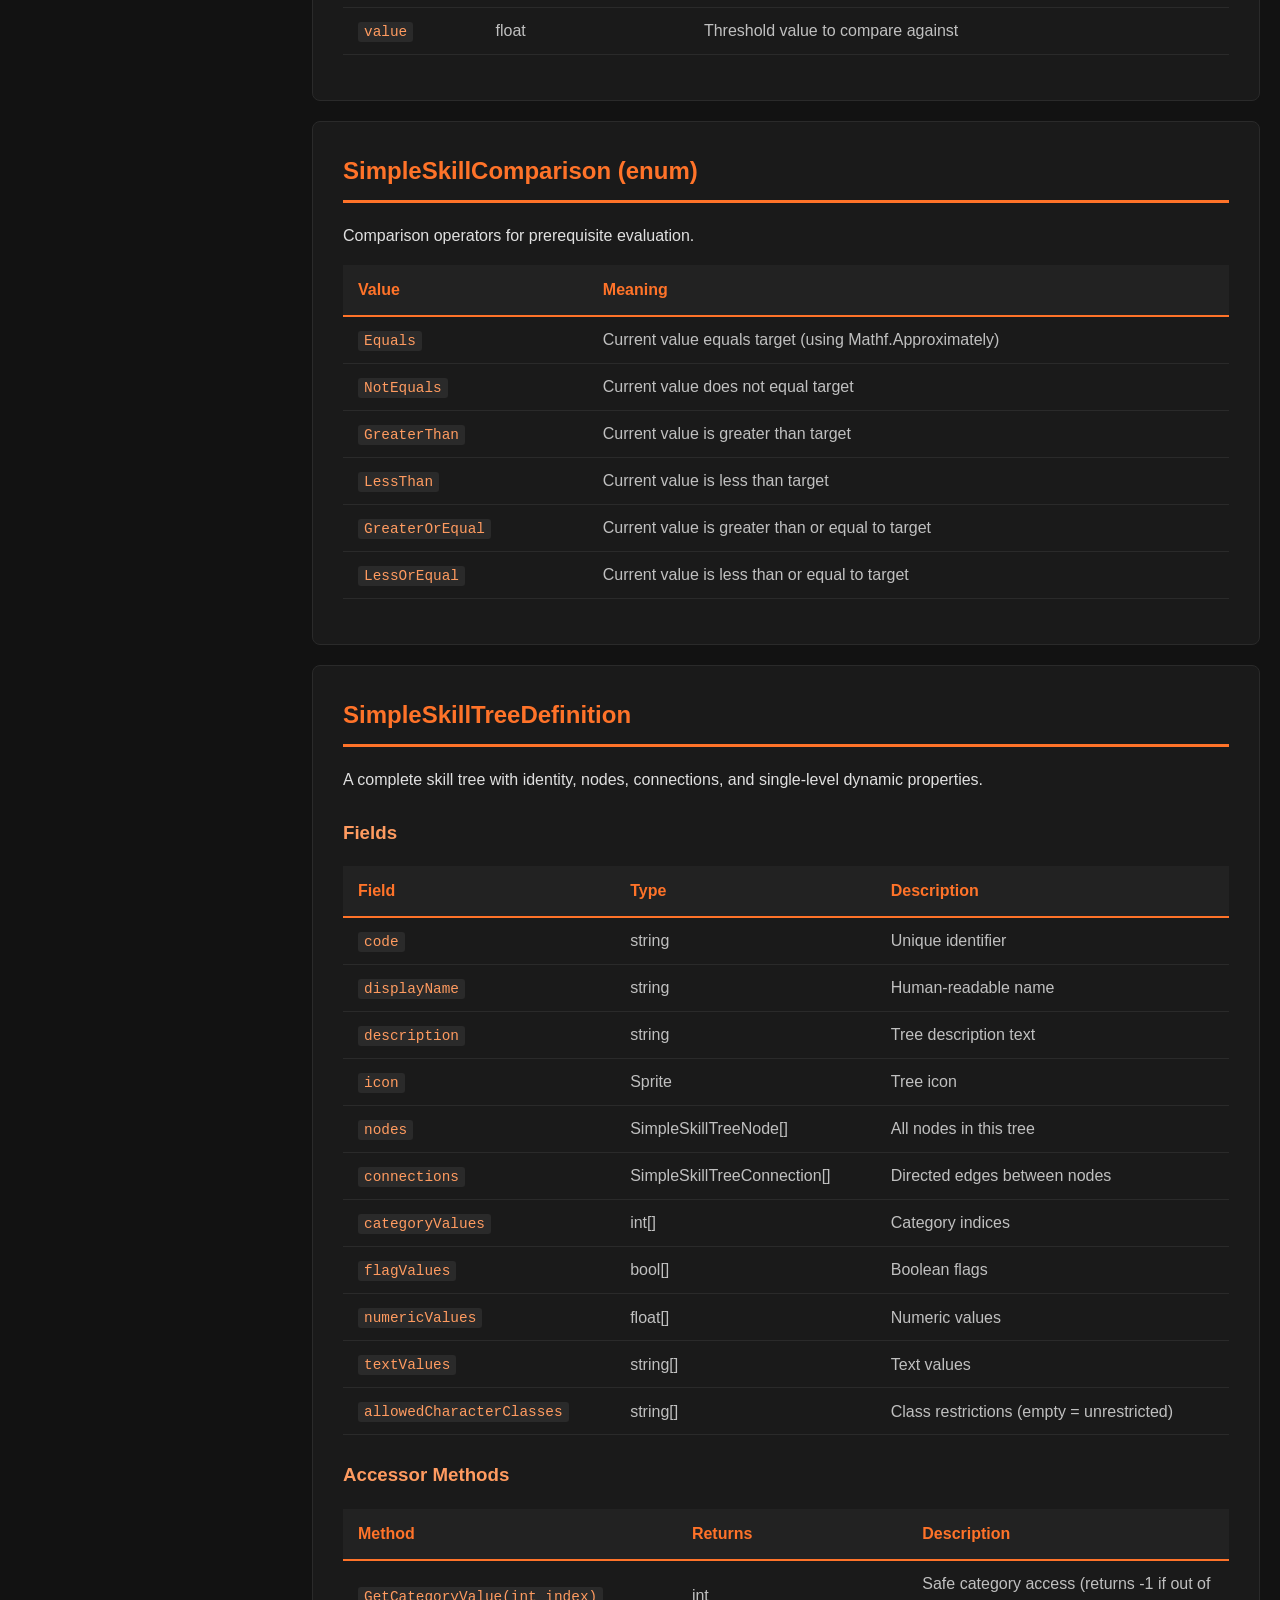
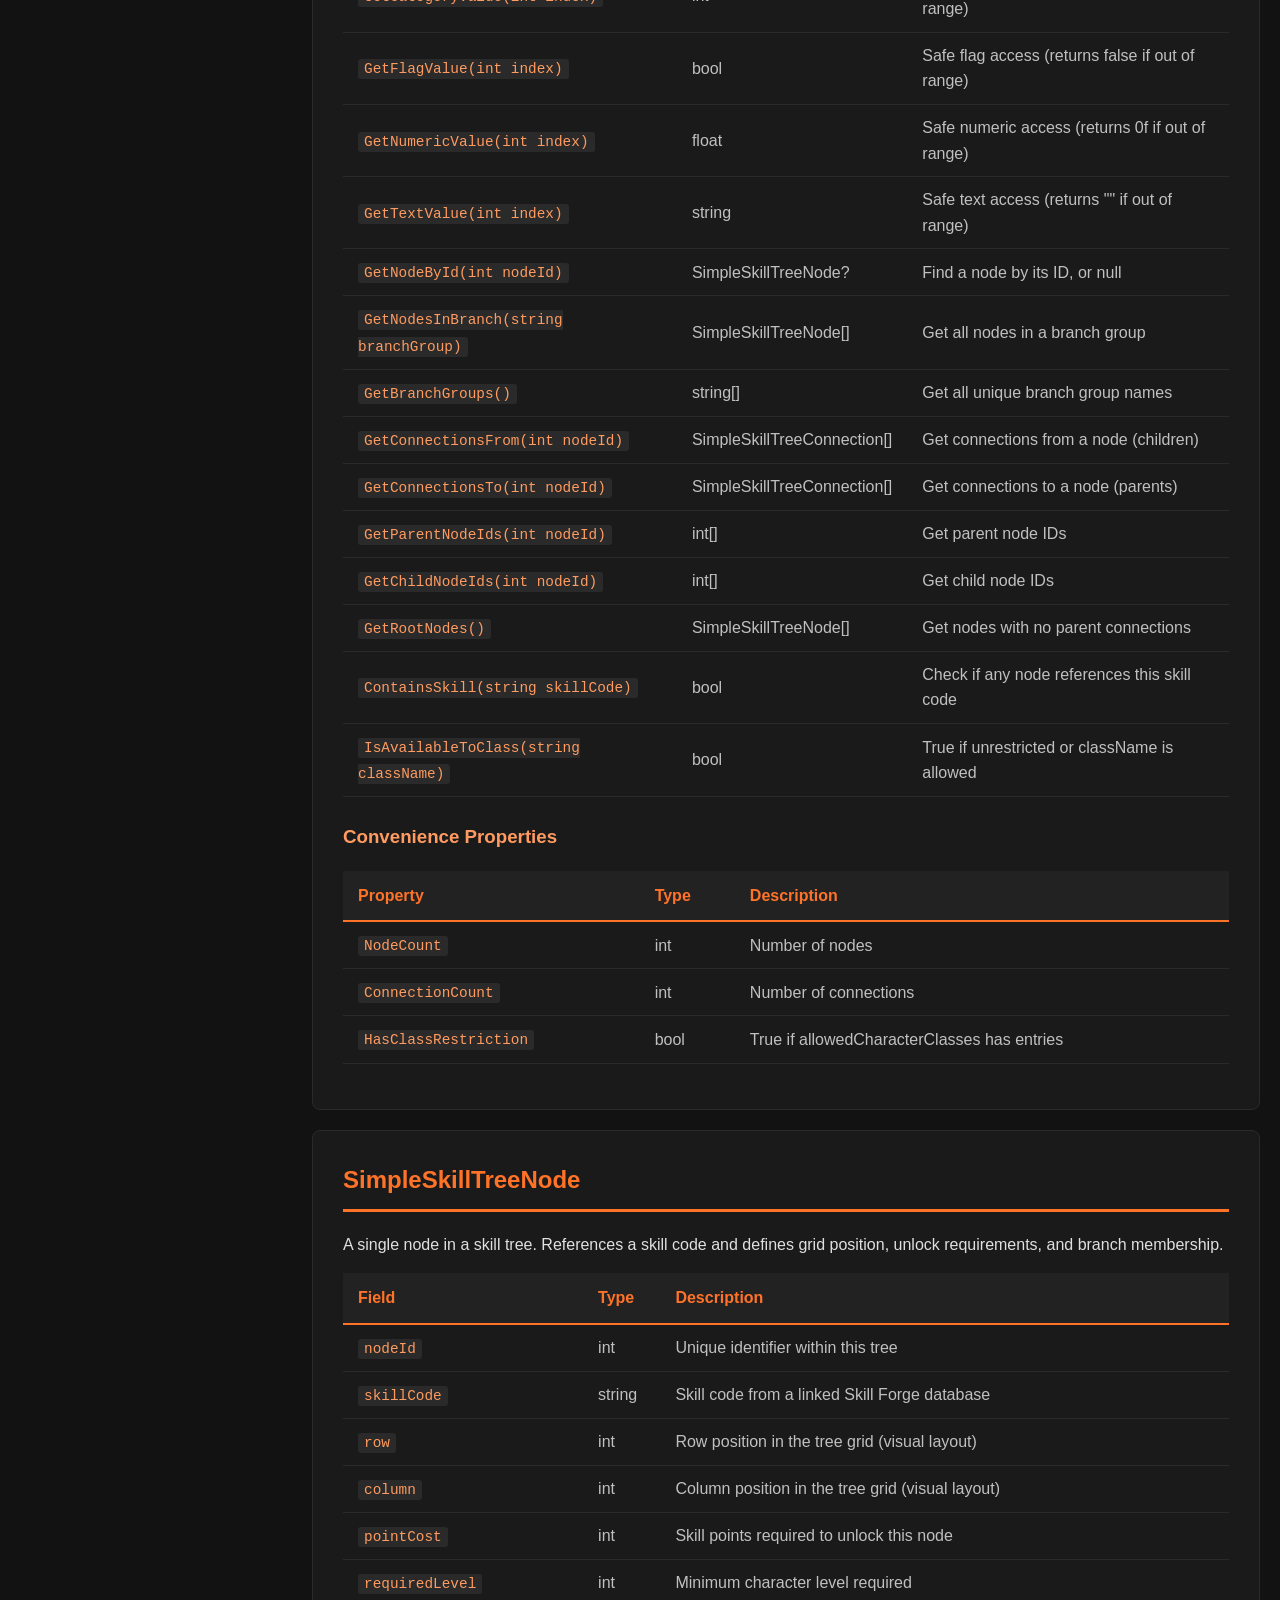
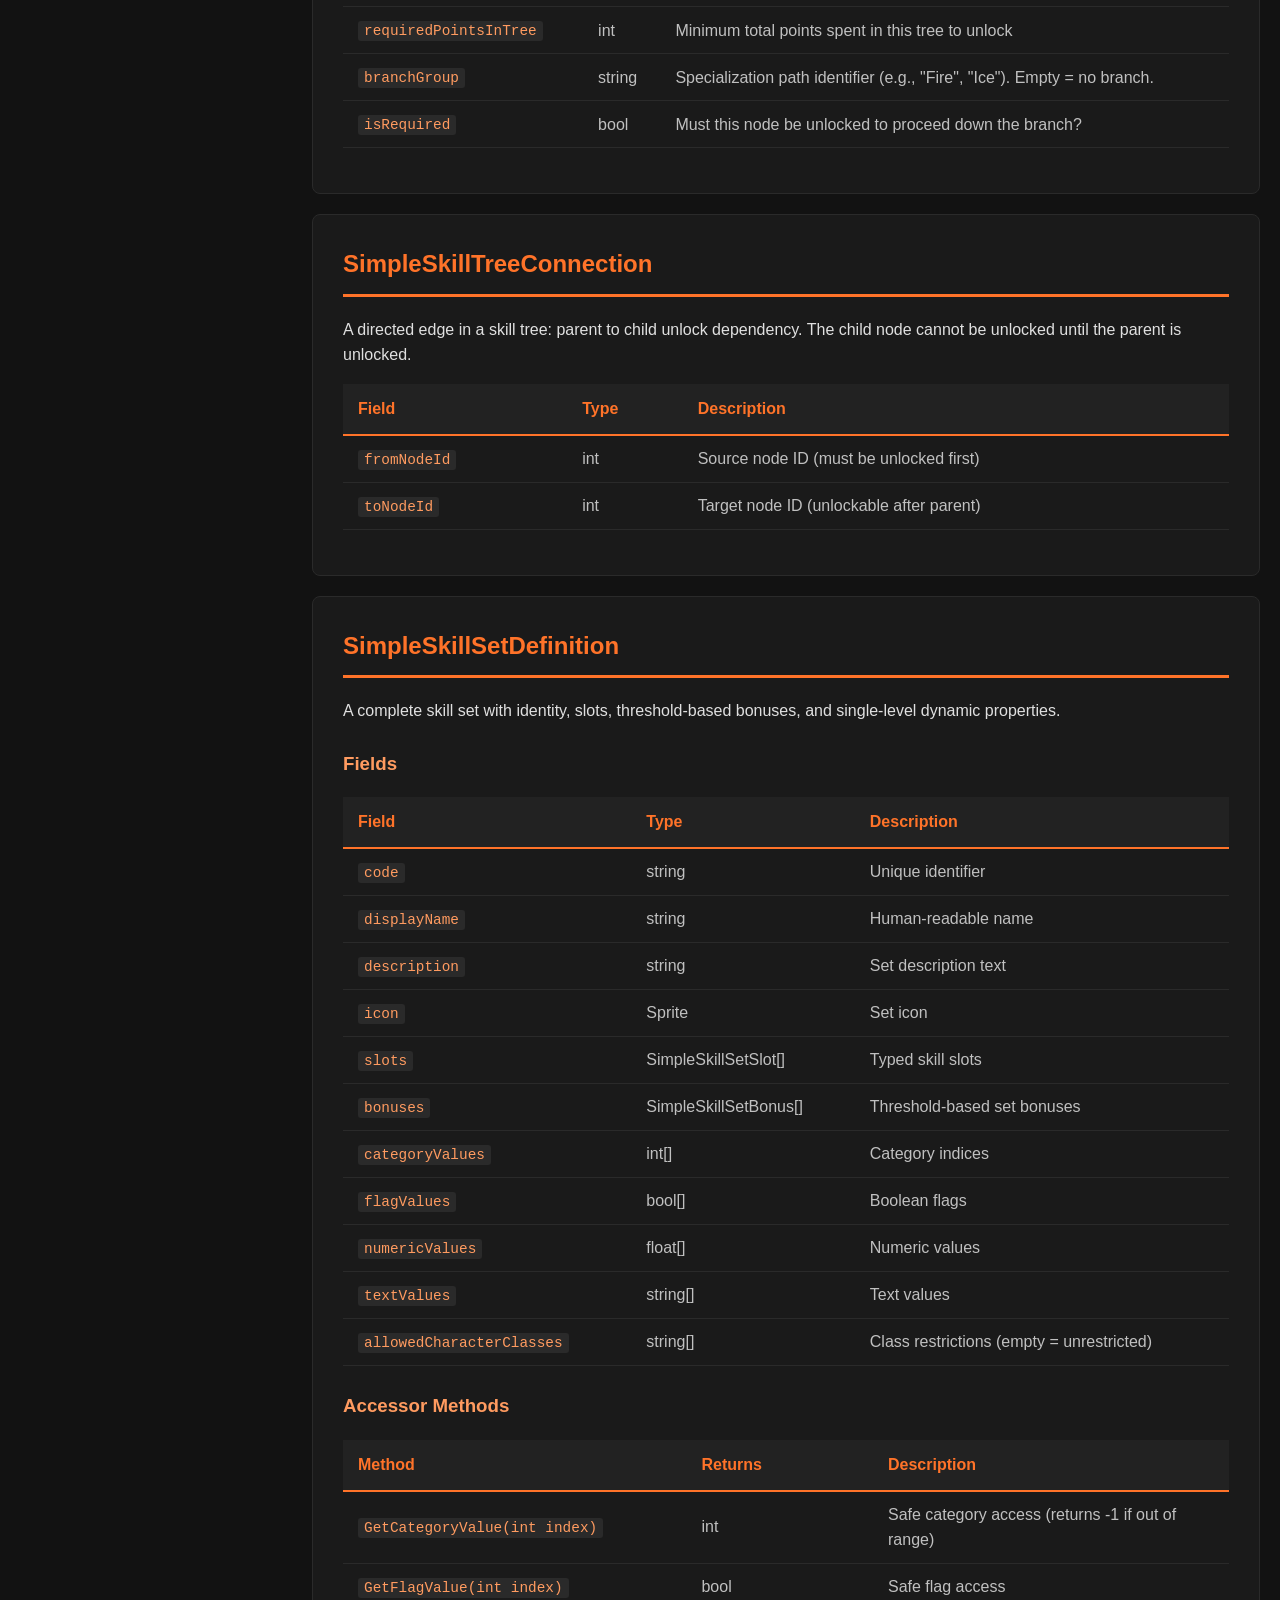
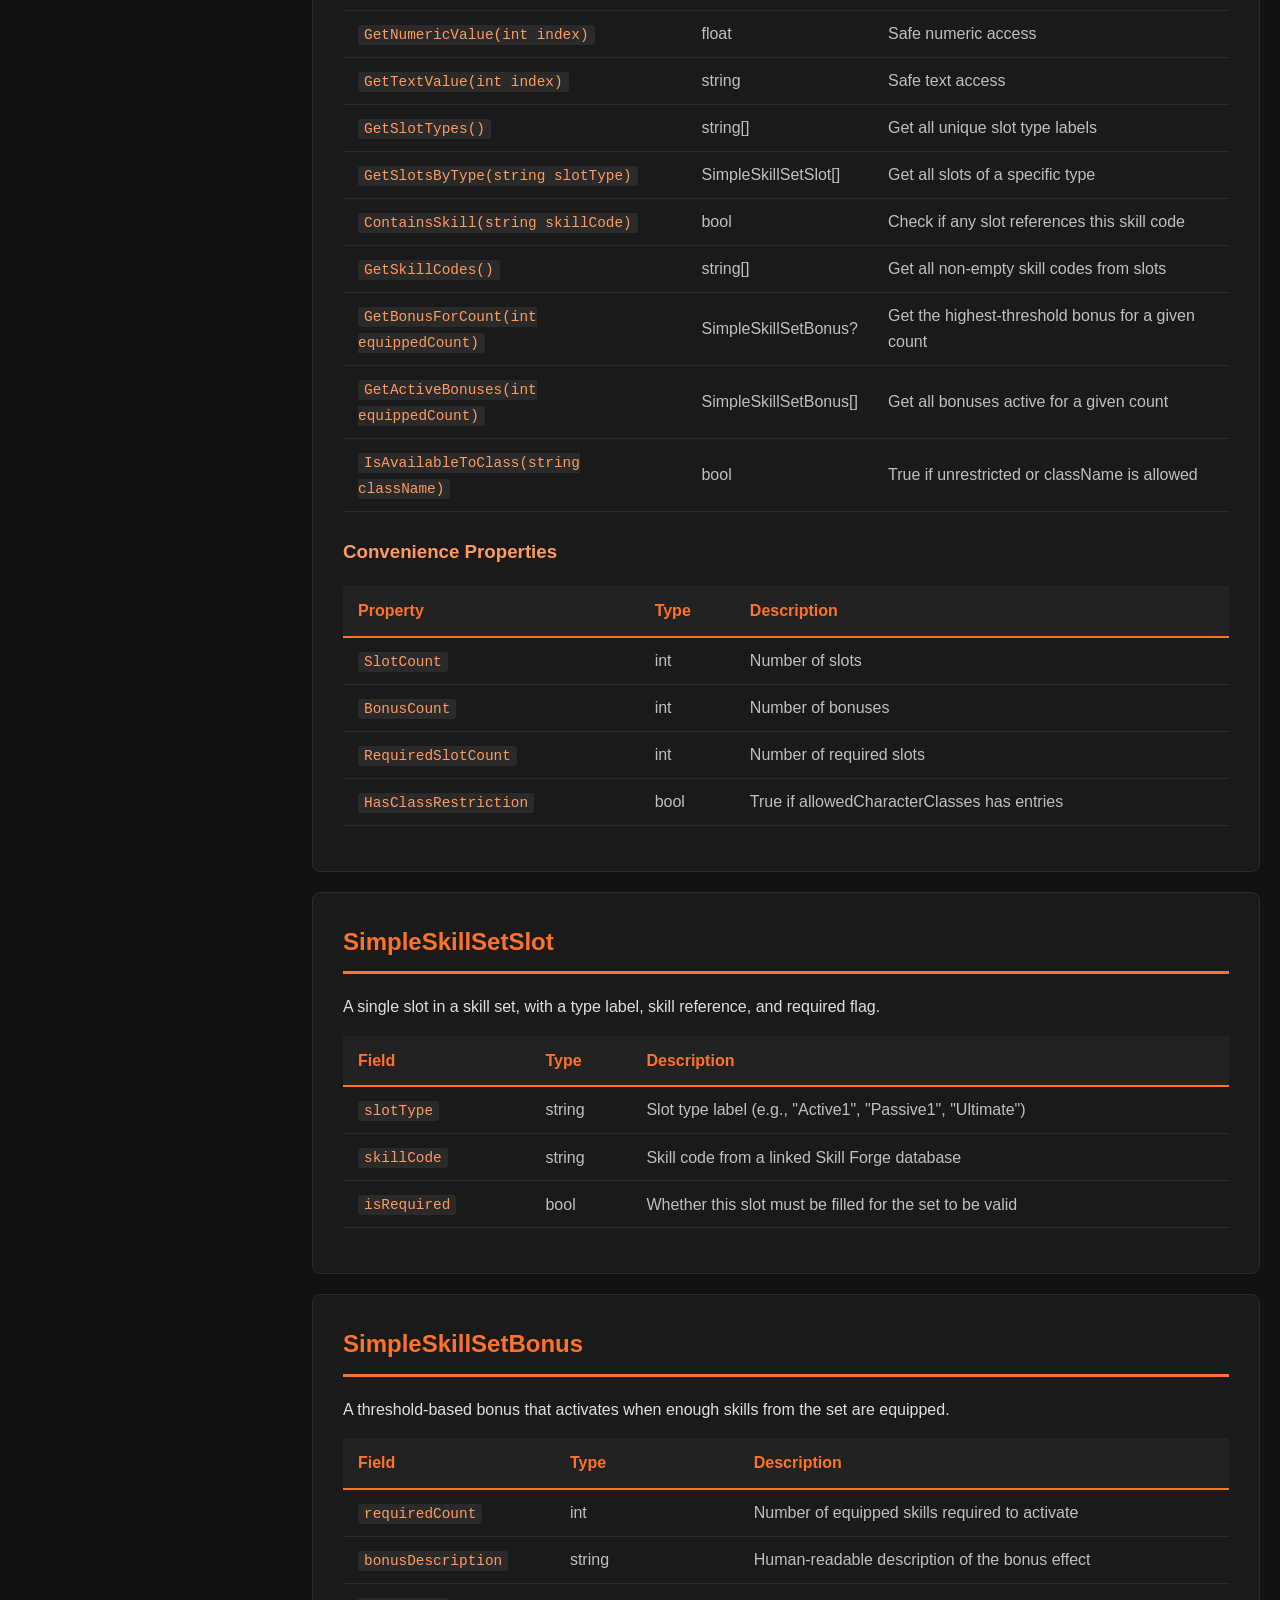
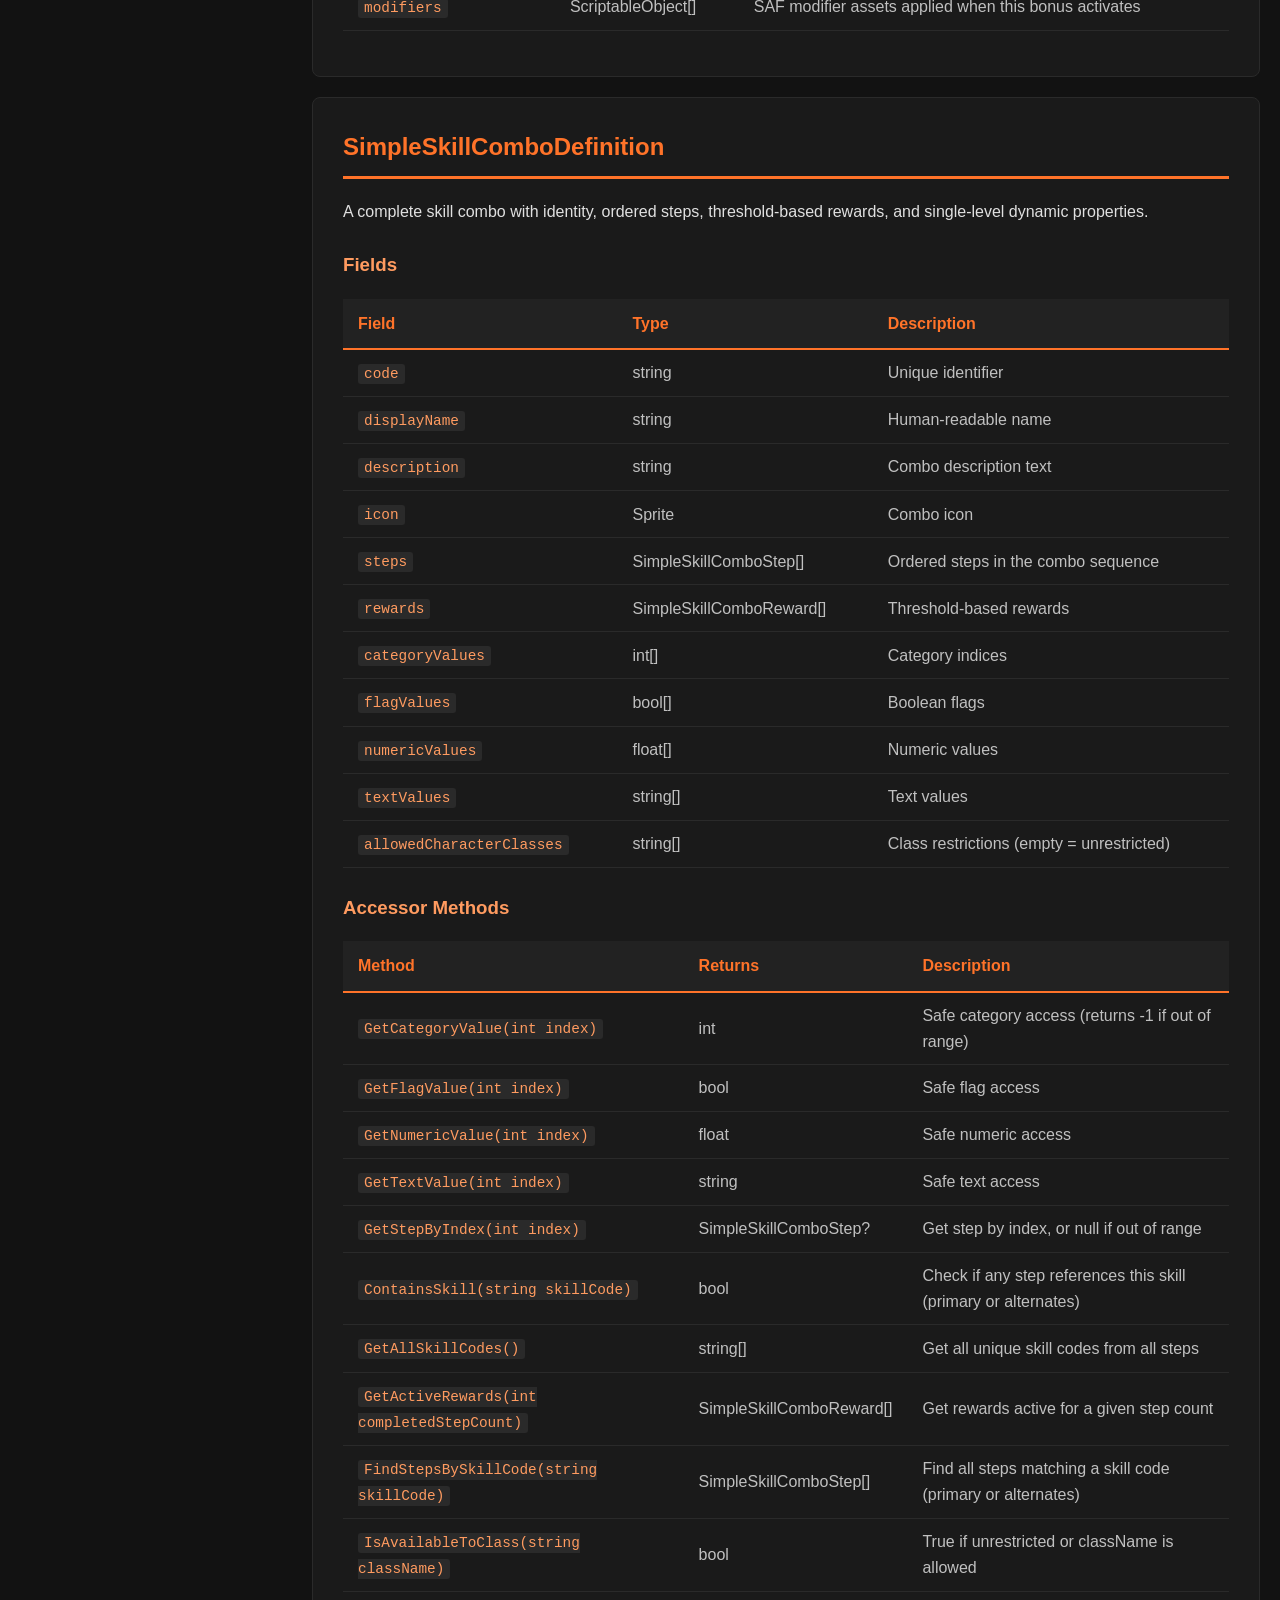
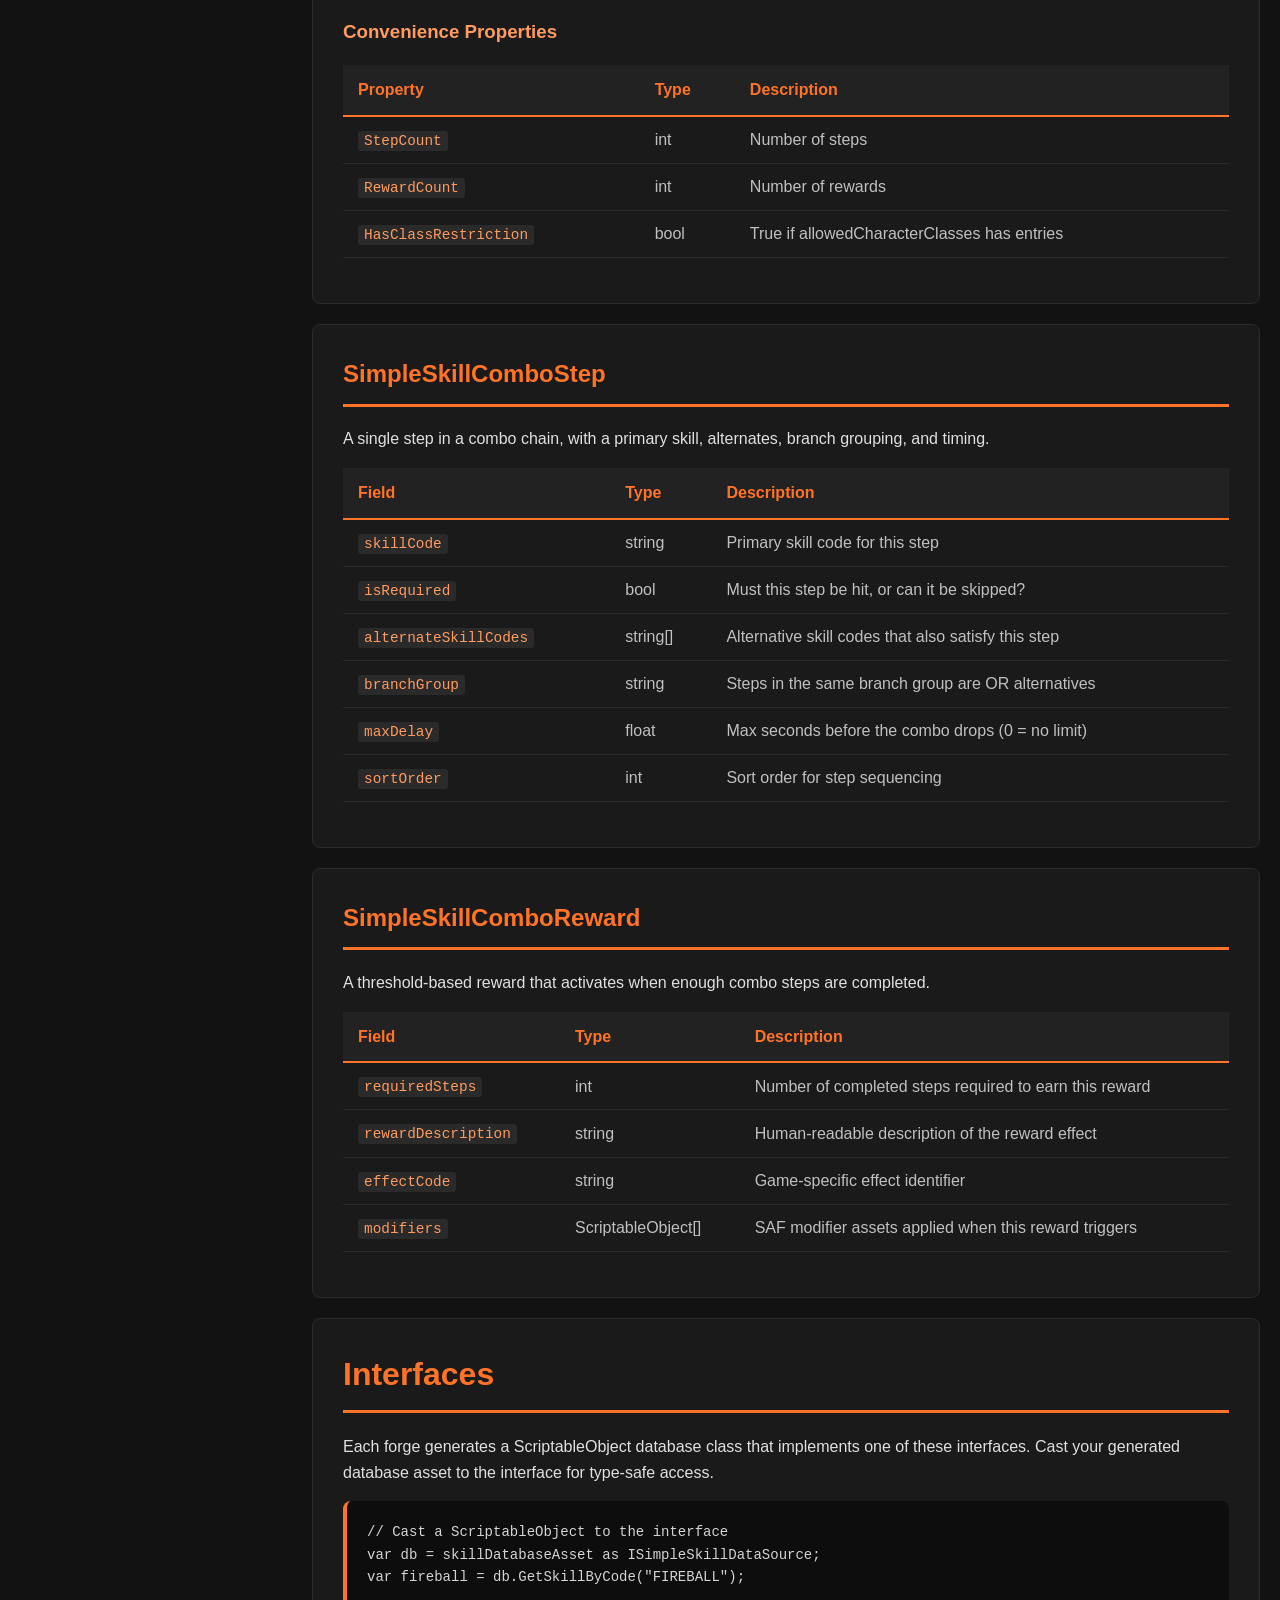
<file: api-reference.html>
<!DOCTYPE html>
<html lang="en">
<head>
  <meta charset="UTF-8">
  <meta name="viewport" content="width=device-width, initial-scale=1.0">
  <title>API Reference - Simple Skill Forge</title>
  <link rel="stylesheet" href="assets/styles.css">
</head>
<body>
  <div class="format-selector" id="top">
    <span class="format-label">View Format:</span>
    <a href="index.html" class="format-link active">Multi-Page</a>
    <a href="single-page.html" class="format-link">Single Page</a>
  </div>
  <nav class="navbar">
    <ul>
      <li><a href="index.html">Home</a></li>
      <li><a href="installation.html">Installation</a></li>
      <li><a href="quick-start.html">Quick Start</a></li>
      <li><a href="skill-forge.html">Skill Forge</a></li>
      <li><a href="skill-tree-forge.html">Skill Trees</a></li>
      <li><a href="skill-set-forge.html">Skill Sets</a></li>
      <li><a href="skill-combo-forge.html">Skill Combos</a></li>
      <li><a href="schema-export.html">AI Workflow</a></li>
      <li><a href="templates.html">Templates</a></li>
      <li><a href="api-reference.html" class="active">API Reference</a></li>
      <li><a href="integration.html">Integration</a></li>
      <li><a href="demos.html">Demos</a></li>
      <li><a href="troubleshooting.html">Troubleshooting</a></li>
      <li><a href="about.html">About</a></li>
    </ul>
  </nav>

  <div class="hero">
    <h1>Simple Skill Forge</h1>
    <p class="tagline">Generate Complete Skill Databases, Skill Trees, Loadouts, and Combos in Minutes.</p>
  </div>

  <div class="breadcrumb">
    <a href="index.html">Home</a> / API Reference
  </div>

  <div class="page-layout">
    <aside class="toc">
      <h3>On This Page</h3>
      <ul>
        <li><a href="#data-structures">Data Structures</a>
          <ul>
            <li><a href="#simple-skill-definition">SimpleSkillDefinition</a></li>
            <li><a href="#simple-skill-rank">SimpleSkillRank</a></li>
            <li><a href="#simple-skill-upgrade-cost">SimpleSkillUpgradeCost</a></li>
            <li><a href="#simple-skill-reagent-cost">SimpleSkillReagentCost</a></li>
            <li><a href="#simple-skill-prerequisite">SimpleSkillPrerequisite</a></li>
            <li><a href="#simple-skill-comparison">SimpleSkillComparison</a></li>
            <li><a href="#simple-skill-tree-definition">SimpleSkillTreeDefinition</a></li>
            <li><a href="#simple-skill-tree-node">SimpleSkillTreeNode</a></li>
            <li><a href="#simple-skill-tree-connection">SimpleSkillTreeConnection</a></li>
            <li><a href="#simple-skill-set-definition">SimpleSkillSetDefinition</a></li>
            <li><a href="#simple-skill-set-slot">SimpleSkillSetSlot</a></li>
            <li><a href="#simple-skill-set-bonus">SimpleSkillSetBonus</a></li>
            <li><a href="#simple-skill-combo-definition">SimpleSkillComboDefinition</a></li>
            <li><a href="#simple-skill-combo-step">SimpleSkillComboStep</a></li>
            <li><a href="#simple-skill-combo-reward">SimpleSkillComboReward</a></li>
          </ul>
        </li>
        <li><a href="#interfaces">Interfaces</a>
          <ul>
            <li><a href="#isimpleskill-datasource">ISimpleSkillDataSource</a></li>
            <li><a href="#isimpleskilltree-datasource">ISimpleSkillTreeDataSource</a></li>
            <li><a href="#isimpleskillset-datasource">ISimpleSkillSetDataSource</a></li>
            <li><a href="#isimpleskillcombo-datasource">ISimpleSkillComboDataSource</a></li>
          </ul>
        </li>
        <li><a href="#static-helpers">Static Helpers</a>
          <ul>
            <li><a href="#simple-skill-helper">SimpleSkillHelper</a></li>
            <li><a href="#simple-skill-combo-evaluator">SimpleSkillComboEvaluator</a></li>
          </ul>
        </li>
        <li><a href="#state-trackers">State Trackers</a>
          <ul>
            <li><a href="#simple-skill-tree-tracker">SimpleSkillTreeTracker</a></li>
            <li><a href="#simple-skill-bar-manager">SimpleSkillBarManager</a></li>
            <li><a href="#simple-skill-combo-tracker">SimpleSkillComboTracker</a></li>
          </ul>
        </li>
      </ul>
    </aside>
    <main class="content">

<!-- ═══════════════════════════════════════════════════════════════════════ -->
<!--  SECTION 1: DATA STRUCTURES                                           -->
<!-- ═══════════════════════════════════════════════════════════════════════ -->

  <div class="section">
    <h1 id="data-structures">Data Structures</h1>
    <p>All runtime data structures live in the <code>SimpleSkillForge</code> namespace and are
      <code>[Serializable]</code> structs. The Skill Forge uses a <strong>two-level</strong> property
      system (skill-level + rank-level), while the Tree, Set, and Combo forges use single-level properties.</p>
  </div>

<!-- ── SimpleSkillDefinition ── -->

  <div class="section">
    <h2 id="simple-skill-definition">SimpleSkillDefinition</h2>
    <p>The main skill entry. Contains identity, two-level dynamic properties, nested ranks,
      prerequisites, modifier references, and 12 cross-forge reference fields.</p>

    <h3>Identity Fields</h3>
    <table>
      <tr><th>Field</th><th>Type</th><th>Description</th></tr>
      <tr><td><code>code</code></td><td>string</td><td>Unique identifier (SCREAMING_SNAKE_CASE)</td></tr>
      <tr><td><code>displayName</code></td><td>string</td><td>Human-readable name</td></tr>
      <tr><td><code>description</code></td><td>string</td><td>Skill description text</td></tr>
      <tr><td><code>icon</code></td><td>Sprite</td><td>Skill icon</td></tr>
    </table>

    <h3>Skill-Level Dynamic Properties (Level 1)</h3>
    <table>
      <tr><th>Field</th><th>Type</th><th>Description</th></tr>
      <tr><td><code>categoryValues</code></td><td>int[]</td><td>Category indices (one per category definition)</td></tr>
      <tr><td><code>flagValues</code></td><td>bool[]</td><td>Boolean flags (one per flag definition)</td></tr>
      <tr><td><code>numericValues</code></td><td>float[]</td><td>Numeric values (one per numeric definition)</td></tr>
      <tr><td><code>textValues</code></td><td>string[]</td><td>Text values (one per text definition)</td></tr>
    </table>

    <h3>Nested Data</h3>
    <table>
      <tr><th>Field</th><th>Type</th><th>Description</th></tr>
      <tr><td><code>ranks</code></td><td>SimpleSkillRank[]</td><td>Per-rank data with Level 2 properties</td></tr>
      <tr><td><code>prerequisites</code></td><td>SimpleSkillPrerequisite[]</td><td>Unlock conditions</td></tr>
      <tr><td><code>modifiers</code></td><td>ScriptableObject[]</td><td>SAF modifier assets (passive effects)</td></tr>
    </table>

    <h3>Cross-Forge References: SIF (Item Forge)</h3>
    <table>
      <tr><th>Field</th><th>Type</th><th>Description</th></tr>
      <tr><td><code>grantedByItemCode</code></td><td>string</td><td>Item that teaches/grants this skill (skill books, scrolls, equipment passives)</td></tr>
      <tr><td><code>requiredEquipmentCode</code></td><td>string</td><td>Item that must be equipped to use this skill (weapon requirements)</td></tr>
      <tr><td><code>producesItemCode</code></td><td>string</td><td>Item created when this skill is used (conjure food, crafting skills)</td></tr>
      <tr><td><code>reagentCosts</code></td><td>SimpleSkillReagentCost[]</td><td>Items consumed per cast (arrows, soul shards, catalysts)</td></tr>
    </table>

    <h3>Cross-Forge References: SEF (Enemy Forge)</h3>
    <table>
      <tr><th>Field</th><th>Type</th><th>Description</th></tr>
      <tr><td><code>summonEnemyCode</code></td><td>string</td><td>Enemy summoned by this skill (necromancer minions, pet classes)</td></tr>
      <tr><td><code>learnedFromEnemyCode</code></td><td>string</td><td>Enemy that teaches this skill (Blue Mage, monster absorption)</td></tr>
      <tr><td><code>taughtByNPCCode</code></td><td>string</td><td>NPC trainer that teaches this skill (class trainers, skill masters)</td></tr>
      <tr><td><code>effectiveAgainstFactions</code></td><td>string[]</td><td>Factions this skill is strong against (Holy vs Undead, type advantages)</td></tr>
      <tr><td><code>restrictedToFactionCode</code></td><td>string</td><td>Only characters of this faction can use this skill</td></tr>
    </table>

    <h3>Cross-Forge References: SQF (Quest Forge)</h3>
    <table>
      <tr><th>Field</th><th>Type</th><th>Description</th></tr>
      <tr><td><code>unlockedByQuestCode</code></td><td>string</td><td>Quest that must be completed to learn this skill</td></tr>
      <tr><td><code>rewardedByQuestCodes</code></td><td>string[]</td><td>Quests that award this skill as a reward</td></tr>
    </table>

    <h3>Cross-Forge References: SAF Character Templates</h3>
    <table>
      <tr><th>Field</th><th>Type</th><th>Description</th></tr>
      <tr><td><code>allowedCharacterClasses</code></td><td>string[]</td><td>Character class names this skill is restricted to. Empty = usable by all classes.</td></tr>
    </table>

    <h3>Accessor Methods</h3>
    <table>
      <tr><th>Method</th><th>Returns</th><th>Description</th></tr>
      <tr><td><code>GetCategoryValue(int index)</code></td><td>int</td><td>Safe category access (returns 0 if out of range)</td></tr>
      <tr><td><code>GetFlagValue(int index)</code></td><td>bool</td><td>Safe flag access (returns false if out of range)</td></tr>
      <tr><td><code>GetNumericValue(int index)</code></td><td>float</td><td>Safe numeric access (returns 0f if out of range)</td></tr>
      <tr><td><code>GetTextValue(int index)</code></td><td>string</td><td>Safe text access (returns "" if out of range)</td></tr>
      <tr><td><code>GetMaxRank()</code></td><td>int</td><td>Returns the maximum rank number defined for this skill</td></tr>
      <tr><td><code>GetRank(int rankNumber)</code></td><td>SimpleSkillRank?</td><td>Returns rank data for a specific rank number, or null</td></tr>
    </table>

    <h3>Convenience Properties</h3>
    <table>
      <tr><th>Property</th><th>Type</th><th>Description</th></tr>
      <tr><td><code>IsItemGranted</code></td><td>bool</td><td>True if grantedByItemCode is set</td></tr>
      <tr><td><code>HasEquipmentRequirement</code></td><td>bool</td><td>True if requiredEquipmentCode is set</td></tr>
      <tr><td><code>ProducesItem</code></td><td>bool</td><td>True if producesItemCode is set</td></tr>
      <tr><td><code>HasReagentCosts</code></td><td>bool</td><td>True if reagentCosts has entries</td></tr>
      <tr><td><code>IsSummonSkill</code></td><td>bool</td><td>True if summonEnemyCode is set</td></tr>
      <tr><td><code>IsEnemyLearned</code></td><td>bool</td><td>True if learnedFromEnemyCode is set</td></tr>
      <tr><td><code>HasTrainer</code></td><td>bool</td><td>True if taughtByNPCCode is set</td></tr>
      <tr><td><code>HasFactionEffectiveness</code></td><td>bool</td><td>True if effectiveAgainstFactions has entries</td></tr>
      <tr><td><code>IsFactionRestricted</code></td><td>bool</td><td>True if restrictedToFactionCode is set</td></tr>
      <tr><td><code>IsQuestUnlocked</code></td><td>bool</td><td>True if unlockedByQuestCode is set</td></tr>
      <tr><td><code>IsQuestRewarded</code></td><td>bool</td><td>True if rewardedByQuestCodes has entries</td></tr>
      <tr><td><code>HasClassRestriction</code></td><td>bool</td><td>True if allowedCharacterClasses has entries</td></tr>
    </table>

    <h3>Query Methods</h3>
    <table>
      <tr><th>Method</th><th>Returns</th><th>Description</th></tr>
      <tr><td><code>IsUsableByClass(string className)</code></td><td>bool</td><td>True if unrestricted or className is in allowedCharacterClasses</td></tr>
      <tr><td><code>IsEffectiveAgainst(string factionCode)</code></td><td>bool</td><td>True if factionCode is in effectiveAgainstFactions</td></tr>
      <tr><td><code>IsRewardedByQuest(string questCode)</code></td><td>bool</td><td>True if questCode is in rewardedByQuestCodes</td></tr>
    </table>
  </div>

<!-- ── SimpleSkillRank ── -->

  <div class="section">
    <h2 id="simple-skill-rank">SimpleSkillRank</h2>
    <p>A single rank of a skill. Each rank has its own rank-level dynamic properties (Level 2),
      upgrade costs, and optional SAF modifier references.</p>
    <table>
      <tr><th>Field</th><th>Type</th><th>Description</th></tr>
      <tr><td><code>rank</code></td><td>int</td><td>Rank number (starts at 1, not an index)</td></tr>
      <tr><td><code>categoryValues</code></td><td>int[]</td><td>Rank-level category indices</td></tr>
      <tr><td><code>flagValues</code></td><td>bool[]</td><td>Rank-level boolean flags</td></tr>
      <tr><td><code>numericValues</code></td><td>float[]</td><td>Rank-level numeric values</td></tr>
      <tr><td><code>textValues</code></td><td>string[]</td><td>Rank-level text values</td></tr>
      <tr><td><code>upgradeCosts</code></td><td>SimpleSkillUpgradeCost[]</td><td>Resources required to reach this rank</td></tr>
      <tr><td><code>modifiers</code></td><td>ScriptableObject[]</td><td>SAF modifier assets gained at this rank</td></tr>
    </table>

    <h3>Accessor Methods</h3>
    <table>
      <tr><th>Method</th><th>Returns</th><th>Description</th></tr>
      <tr><td><code>GetCategoryValue(int index)</code></td><td>int</td><td>Safe category access (returns 0 if out of range)</td></tr>
      <tr><td><code>GetFlagValue(int index)</code></td><td>bool</td><td>Safe flag access (returns false if out of range)</td></tr>
      <tr><td><code>GetNumericValue(int index)</code></td><td>float</td><td>Safe numeric access (returns 0f if out of range)</td></tr>
      <tr><td><code>GetTextValue(int index)</code></td><td>string</td><td>Safe text access (returns "" if out of range)</td></tr>
    </table>
  </div>

<!-- ── SimpleSkillUpgradeCost ── -->

  <div class="section">
    <h2 id="simple-skill-upgrade-cost">SimpleSkillUpgradeCost</h2>
    <p>A resource cost for upgrading a skill to a specific rank. The resourceCode can reference an item code (SIF),
      attribute code (SAF), or any custom string.</p>
    <table>
      <tr><th>Field</th><th>Type</th><th>Description</th></tr>
      <tr><td><code>resourceCode</code></td><td>string</td><td>Identifier of the required resource</td></tr>
      <tr><td><code>amount</code></td><td>float</td><td>Quantity required</td></tr>
    </table>
  </div>

<!-- ── SimpleSkillReagentCost ── -->

  <div class="section">
    <h2 id="simple-skill-reagent-cost">SimpleSkillReagentCost</h2>
    <p>An item consumed each time the skill is used. Different from SimpleSkillUpgradeCost which is
      for leveling/ranking up.</p>
    <table>
      <tr><th>Field</th><th>Type</th><th>Description</th></tr>
      <tr><td><code>itemCode</code></td><td>string</td><td>Item code consumed per cast</td></tr>
      <tr><td><code>amount</code></td><td>int</td><td>Quantity consumed per cast</td></tr>
    </table>
  </div>

<!-- ── SimpleSkillPrerequisite ── -->

  <div class="section">
    <h2 id="simple-skill-prerequisite">SimpleSkillPrerequisite</h2>
    <p>A prerequisite condition for unlocking a skill. Evaluated as:
      <code>valueProvider(targetCode) [comparison] value</code></p>
    <table>
      <tr><th>Field</th><th>Type</th><th>Description</th></tr>
      <tr><td><code>targetCode</code></td><td>string</td><td>Code to evaluate (skill code, attribute code, quest code, or custom)</td></tr>
      <tr><td><code>comparison</code></td><td>SimpleSkillComparison</td><td>Comparison operator</td></tr>
      <tr><td><code>value</code></td><td>float</td><td>Threshold value to compare against</td></tr>
    </table>
  </div>

<!-- ── SimpleSkillComparison ── -->

  <div class="section">
    <h2 id="simple-skill-comparison">SimpleSkillComparison (enum)</h2>
    <p>Comparison operators for prerequisite evaluation.</p>
    <table>
      <tr><th>Value</th><th>Meaning</th></tr>
      <tr><td><code>Equals</code></td><td>Current value equals target (using Mathf.Approximately)</td></tr>
      <tr><td><code>NotEquals</code></td><td>Current value does not equal target</td></tr>
      <tr><td><code>GreaterThan</code></td><td>Current value is greater than target</td></tr>
      <tr><td><code>LessThan</code></td><td>Current value is less than target</td></tr>
      <tr><td><code>GreaterOrEqual</code></td><td>Current value is greater than or equal to target</td></tr>
      <tr><td><code>LessOrEqual</code></td><td>Current value is less than or equal to target</td></tr>
    </table>
  </div>

<!-- ── SimpleSkillTreeDefinition ── -->

  <div class="section">
    <h2 id="simple-skill-tree-definition">SimpleSkillTreeDefinition</h2>
    <p>A complete skill tree with identity, nodes, connections, and single-level dynamic properties.</p>

    <h3>Fields</h3>
    <table>
      <tr><th>Field</th><th>Type</th><th>Description</th></tr>
      <tr><td><code>code</code></td><td>string</td><td>Unique identifier</td></tr>
      <tr><td><code>displayName</code></td><td>string</td><td>Human-readable name</td></tr>
      <tr><td><code>description</code></td><td>string</td><td>Tree description text</td></tr>
      <tr><td><code>icon</code></td><td>Sprite</td><td>Tree icon</td></tr>
      <tr><td><code>nodes</code></td><td>SimpleSkillTreeNode[]</td><td>All nodes in this tree</td></tr>
      <tr><td><code>connections</code></td><td>SimpleSkillTreeConnection[]</td><td>Directed edges between nodes</td></tr>
      <tr><td><code>categoryValues</code></td><td>int[]</td><td>Category indices</td></tr>
      <tr><td><code>flagValues</code></td><td>bool[]</td><td>Boolean flags</td></tr>
      <tr><td><code>numericValues</code></td><td>float[]</td><td>Numeric values</td></tr>
      <tr><td><code>textValues</code></td><td>string[]</td><td>Text values</td></tr>
      <tr><td><code>allowedCharacterClasses</code></td><td>string[]</td><td>Class restrictions (empty = unrestricted)</td></tr>
    </table>

    <h3>Accessor Methods</h3>
    <table>
      <tr><th>Method</th><th>Returns</th><th>Description</th></tr>
      <tr><td><code>GetCategoryValue(int index)</code></td><td>int</td><td>Safe category access (returns -1 if out of range)</td></tr>
      <tr><td><code>GetFlagValue(int index)</code></td><td>bool</td><td>Safe flag access (returns false if out of range)</td></tr>
      <tr><td><code>GetNumericValue(int index)</code></td><td>float</td><td>Safe numeric access (returns 0f if out of range)</td></tr>
      <tr><td><code>GetTextValue(int index)</code></td><td>string</td><td>Safe text access (returns "" if out of range)</td></tr>
      <tr><td><code>GetNodeById(int nodeId)</code></td><td>SimpleSkillTreeNode?</td><td>Find a node by its ID, or null</td></tr>
      <tr><td><code>GetNodesInBranch(string branchGroup)</code></td><td>SimpleSkillTreeNode[]</td><td>Get all nodes in a branch group</td></tr>
      <tr><td><code>GetBranchGroups()</code></td><td>string[]</td><td>Get all unique branch group names</td></tr>
      <tr><td><code>GetConnectionsFrom(int nodeId)</code></td><td>SimpleSkillTreeConnection[]</td><td>Get connections from a node (children)</td></tr>
      <tr><td><code>GetConnectionsTo(int nodeId)</code></td><td>SimpleSkillTreeConnection[]</td><td>Get connections to a node (parents)</td></tr>
      <tr><td><code>GetParentNodeIds(int nodeId)</code></td><td>int[]</td><td>Get parent node IDs</td></tr>
      <tr><td><code>GetChildNodeIds(int nodeId)</code></td><td>int[]</td><td>Get child node IDs</td></tr>
      <tr><td><code>GetRootNodes()</code></td><td>SimpleSkillTreeNode[]</td><td>Get nodes with no parent connections</td></tr>
      <tr><td><code>ContainsSkill(string skillCode)</code></td><td>bool</td><td>Check if any node references this skill code</td></tr>
      <tr><td><code>IsAvailableToClass(string className)</code></td><td>bool</td><td>True if unrestricted or className is allowed</td></tr>
    </table>

    <h3>Convenience Properties</h3>
    <table>
      <tr><th>Property</th><th>Type</th><th>Description</th></tr>
      <tr><td><code>NodeCount</code></td><td>int</td><td>Number of nodes</td></tr>
      <tr><td><code>ConnectionCount</code></td><td>int</td><td>Number of connections</td></tr>
      <tr><td><code>HasClassRestriction</code></td><td>bool</td><td>True if allowedCharacterClasses has entries</td></tr>
    </table>
  </div>

<!-- ── SimpleSkillTreeNode ── -->

  <div class="section">
    <h2 id="simple-skill-tree-node">SimpleSkillTreeNode</h2>
    <p>A single node in a skill tree. References a skill code and defines grid position,
      unlock requirements, and branch membership.</p>
    <table>
      <tr><th>Field</th><th>Type</th><th>Description</th></tr>
      <tr><td><code>nodeId</code></td><td>int</td><td>Unique identifier within this tree</td></tr>
      <tr><td><code>skillCode</code></td><td>string</td><td>Skill code from a linked Skill Forge database</td></tr>
      <tr><td><code>row</code></td><td>int</td><td>Row position in the tree grid (visual layout)</td></tr>
      <tr><td><code>column</code></td><td>int</td><td>Column position in the tree grid (visual layout)</td></tr>
      <tr><td><code>pointCost</code></td><td>int</td><td>Skill points required to unlock this node</td></tr>
      <tr><td><code>requiredLevel</code></td><td>int</td><td>Minimum character level required</td></tr>
      <tr><td><code>requiredPointsInTree</code></td><td>int</td><td>Minimum total points spent in this tree to unlock</td></tr>
      <tr><td><code>branchGroup</code></td><td>string</td><td>Specialization path identifier (e.g., "Fire", "Ice"). Empty = no branch.</td></tr>
      <tr><td><code>isRequired</code></td><td>bool</td><td>Must this node be unlocked to proceed down the branch?</td></tr>
    </table>
  </div>

<!-- ── SimpleSkillTreeConnection ── -->

  <div class="section">
    <h2 id="simple-skill-tree-connection">SimpleSkillTreeConnection</h2>
    <p>A directed edge in a skill tree: parent to child unlock dependency.
      The child node cannot be unlocked until the parent is unlocked.</p>
    <table>
      <tr><th>Field</th><th>Type</th><th>Description</th></tr>
      <tr><td><code>fromNodeId</code></td><td>int</td><td>Source node ID (must be unlocked first)</td></tr>
      <tr><td><code>toNodeId</code></td><td>int</td><td>Target node ID (unlockable after parent)</td></tr>
    </table>
  </div>

<!-- ── SimpleSkillSetDefinition ── -->

  <div class="section">
    <h2 id="simple-skill-set-definition">SimpleSkillSetDefinition</h2>
    <p>A complete skill set with identity, slots, threshold-based bonuses, and single-level dynamic properties.</p>

    <h3>Fields</h3>
    <table>
      <tr><th>Field</th><th>Type</th><th>Description</th></tr>
      <tr><td><code>code</code></td><td>string</td><td>Unique identifier</td></tr>
      <tr><td><code>displayName</code></td><td>string</td><td>Human-readable name</td></tr>
      <tr><td><code>description</code></td><td>string</td><td>Set description text</td></tr>
      <tr><td><code>icon</code></td><td>Sprite</td><td>Set icon</td></tr>
      <tr><td><code>slots</code></td><td>SimpleSkillSetSlot[]</td><td>Typed skill slots</td></tr>
      <tr><td><code>bonuses</code></td><td>SimpleSkillSetBonus[]</td><td>Threshold-based set bonuses</td></tr>
      <tr><td><code>categoryValues</code></td><td>int[]</td><td>Category indices</td></tr>
      <tr><td><code>flagValues</code></td><td>bool[]</td><td>Boolean flags</td></tr>
      <tr><td><code>numericValues</code></td><td>float[]</td><td>Numeric values</td></tr>
      <tr><td><code>textValues</code></td><td>string[]</td><td>Text values</td></tr>
      <tr><td><code>allowedCharacterClasses</code></td><td>string[]</td><td>Class restrictions (empty = unrestricted)</td></tr>
    </table>

    <h3>Accessor Methods</h3>
    <table>
      <tr><th>Method</th><th>Returns</th><th>Description</th></tr>
      <tr><td><code>GetCategoryValue(int index)</code></td><td>int</td><td>Safe category access (returns -1 if out of range)</td></tr>
      <tr><td><code>GetFlagValue(int index)</code></td><td>bool</td><td>Safe flag access</td></tr>
      <tr><td><code>GetNumericValue(int index)</code></td><td>float</td><td>Safe numeric access</td></tr>
      <tr><td><code>GetTextValue(int index)</code></td><td>string</td><td>Safe text access</td></tr>
      <tr><td><code>GetSlotTypes()</code></td><td>string[]</td><td>Get all unique slot type labels</td></tr>
      <tr><td><code>GetSlotsByType(string slotType)</code></td><td>SimpleSkillSetSlot[]</td><td>Get all slots of a specific type</td></tr>
      <tr><td><code>ContainsSkill(string skillCode)</code></td><td>bool</td><td>Check if any slot references this skill code</td></tr>
      <tr><td><code>GetSkillCodes()</code></td><td>string[]</td><td>Get all non-empty skill codes from slots</td></tr>
      <tr><td><code>GetBonusForCount(int equippedCount)</code></td><td>SimpleSkillSetBonus?</td><td>Get the highest-threshold bonus for a given count</td></tr>
      <tr><td><code>GetActiveBonuses(int equippedCount)</code></td><td>SimpleSkillSetBonus[]</td><td>Get all bonuses active for a given count</td></tr>
      <tr><td><code>IsAvailableToClass(string className)</code></td><td>bool</td><td>True if unrestricted or className is allowed</td></tr>
    </table>

    <h3>Convenience Properties</h3>
    <table>
      <tr><th>Property</th><th>Type</th><th>Description</th></tr>
      <tr><td><code>SlotCount</code></td><td>int</td><td>Number of slots</td></tr>
      <tr><td><code>BonusCount</code></td><td>int</td><td>Number of bonuses</td></tr>
      <tr><td><code>RequiredSlotCount</code></td><td>int</td><td>Number of required slots</td></tr>
      <tr><td><code>HasClassRestriction</code></td><td>bool</td><td>True if allowedCharacterClasses has entries</td></tr>
    </table>
  </div>

<!-- ── SimpleSkillSetSlot ── -->

  <div class="section">
    <h2 id="simple-skill-set-slot">SimpleSkillSetSlot</h2>
    <p>A single slot in a skill set, with a type label, skill reference, and required flag.</p>
    <table>
      <tr><th>Field</th><th>Type</th><th>Description</th></tr>
      <tr><td><code>slotType</code></td><td>string</td><td>Slot type label (e.g., "Active1", "Passive1", "Ultimate")</td></tr>
      <tr><td><code>skillCode</code></td><td>string</td><td>Skill code from a linked Skill Forge database</td></tr>
      <tr><td><code>isRequired</code></td><td>bool</td><td>Whether this slot must be filled for the set to be valid</td></tr>
    </table>
  </div>

<!-- ── SimpleSkillSetBonus ── -->

  <div class="section">
    <h2 id="simple-skill-set-bonus">SimpleSkillSetBonus</h2>
    <p>A threshold-based bonus that activates when enough skills from the set are equipped.</p>
    <table>
      <tr><th>Field</th><th>Type</th><th>Description</th></tr>
      <tr><td><code>requiredCount</code></td><td>int</td><td>Number of equipped skills required to activate</td></tr>
      <tr><td><code>bonusDescription</code></td><td>string</td><td>Human-readable description of the bonus effect</td></tr>
      <tr><td><code>modifiers</code></td><td>ScriptableObject[]</td><td>SAF modifier assets applied when this bonus activates</td></tr>
    </table>
  </div>

<!-- ── SimpleSkillComboDefinition ── -->

  <div class="section">
    <h2 id="simple-skill-combo-definition">SimpleSkillComboDefinition</h2>
    <p>A complete skill combo with identity, ordered steps, threshold-based rewards, and single-level dynamic properties.</p>

    <h3>Fields</h3>
    <table>
      <tr><th>Field</th><th>Type</th><th>Description</th></tr>
      <tr><td><code>code</code></td><td>string</td><td>Unique identifier</td></tr>
      <tr><td><code>displayName</code></td><td>string</td><td>Human-readable name</td></tr>
      <tr><td><code>description</code></td><td>string</td><td>Combo description text</td></tr>
      <tr><td><code>icon</code></td><td>Sprite</td><td>Combo icon</td></tr>
      <tr><td><code>steps</code></td><td>SimpleSkillComboStep[]</td><td>Ordered steps in the combo sequence</td></tr>
      <tr><td><code>rewards</code></td><td>SimpleSkillComboReward[]</td><td>Threshold-based rewards</td></tr>
      <tr><td><code>categoryValues</code></td><td>int[]</td><td>Category indices</td></tr>
      <tr><td><code>flagValues</code></td><td>bool[]</td><td>Boolean flags</td></tr>
      <tr><td><code>numericValues</code></td><td>float[]</td><td>Numeric values</td></tr>
      <tr><td><code>textValues</code></td><td>string[]</td><td>Text values</td></tr>
      <tr><td><code>allowedCharacterClasses</code></td><td>string[]</td><td>Class restrictions (empty = unrestricted)</td></tr>
    </table>

    <h3>Accessor Methods</h3>
    <table>
      <tr><th>Method</th><th>Returns</th><th>Description</th></tr>
      <tr><td><code>GetCategoryValue(int index)</code></td><td>int</td><td>Safe category access (returns -1 if out of range)</td></tr>
      <tr><td><code>GetFlagValue(int index)</code></td><td>bool</td><td>Safe flag access</td></tr>
      <tr><td><code>GetNumericValue(int index)</code></td><td>float</td><td>Safe numeric access</td></tr>
      <tr><td><code>GetTextValue(int index)</code></td><td>string</td><td>Safe text access</td></tr>
      <tr><td><code>GetStepByIndex(int index)</code></td><td>SimpleSkillComboStep?</td><td>Get step by index, or null if out of range</td></tr>
      <tr><td><code>ContainsSkill(string skillCode)</code></td><td>bool</td><td>Check if any step references this skill (primary or alternates)</td></tr>
      <tr><td><code>GetAllSkillCodes()</code></td><td>string[]</td><td>Get all unique skill codes from all steps</td></tr>
      <tr><td><code>GetActiveRewards(int completedStepCount)</code></td><td>SimpleSkillComboReward[]</td><td>Get rewards active for a given step count</td></tr>
      <tr><td><code>FindStepsBySkillCode(string skillCode)</code></td><td>SimpleSkillComboStep[]</td><td>Find all steps matching a skill code (primary or alternates)</td></tr>
      <tr><td><code>IsAvailableToClass(string className)</code></td><td>bool</td><td>True if unrestricted or className is allowed</td></tr>
    </table>

    <h3>Convenience Properties</h3>
    <table>
      <tr><th>Property</th><th>Type</th><th>Description</th></tr>
      <tr><td><code>StepCount</code></td><td>int</td><td>Number of steps</td></tr>
      <tr><td><code>RewardCount</code></td><td>int</td><td>Number of rewards</td></tr>
      <tr><td><code>HasClassRestriction</code></td><td>bool</td><td>True if allowedCharacterClasses has entries</td></tr>
    </table>
  </div>

<!-- ── SimpleSkillComboStep ── -->

  <div class="section">
    <h2 id="simple-skill-combo-step">SimpleSkillComboStep</h2>
    <p>A single step in a combo chain, with a primary skill, alternates, branch grouping, and timing.</p>
    <table>
      <tr><th>Field</th><th>Type</th><th>Description</th></tr>
      <tr><td><code>skillCode</code></td><td>string</td><td>Primary skill code for this step</td></tr>
      <tr><td><code>isRequired</code></td><td>bool</td><td>Must this step be hit, or can it be skipped?</td></tr>
      <tr><td><code>alternateSkillCodes</code></td><td>string[]</td><td>Alternative skill codes that also satisfy this step</td></tr>
      <tr><td><code>branchGroup</code></td><td>string</td><td>Steps in the same branch group are OR alternatives</td></tr>
      <tr><td><code>maxDelay</code></td><td>float</td><td>Max seconds before the combo drops (0 = no limit)</td></tr>
      <tr><td><code>sortOrder</code></td><td>int</td><td>Sort order for step sequencing</td></tr>
    </table>
  </div>

<!-- ── SimpleSkillComboReward ── -->

  <div class="section">
    <h2 id="simple-skill-combo-reward">SimpleSkillComboReward</h2>
    <p>A threshold-based reward that activates when enough combo steps are completed.</p>
    <table>
      <tr><th>Field</th><th>Type</th><th>Description</th></tr>
      <tr><td><code>requiredSteps</code></td><td>int</td><td>Number of completed steps required to earn this reward</td></tr>
      <tr><td><code>rewardDescription</code></td><td>string</td><td>Human-readable description of the reward effect</td></tr>
      <tr><td><code>effectCode</code></td><td>string</td><td>Game-specific effect identifier</td></tr>
      <tr><td><code>modifiers</code></td><td>ScriptableObject[]</td><td>SAF modifier assets applied when this reward triggers</td></tr>
    </table>
  </div>

<!-- ═══════════════════════════════════════════════════════════════════════ -->
<!--  SECTION 2: INTERFACES                                                -->
<!-- ═══════════════════════════════════════════════════════════════════════ -->

  <div class="section">
    <h1 id="interfaces">Interfaces</h1>
    <p>Each forge generates a ScriptableObject database class that implements one of these interfaces.
      Cast your generated database asset to the interface for type-safe access.</p>
    <div class="code-block">// Cast a ScriptableObject to the interface
var db = skillDatabaseAsset as ISimpleSkillDataSource;
var fireball = db.GetSkillByCode("FIREBALL");</div>
  </div>

<!-- ── ISimpleSkillDataSource ── -->

  <div class="section">
    <h2 id="isimpleskill-datasource">ISimpleSkillDataSource</h2>
    <p>Interface for generated skill databases. Supports two-level dynamic properties (skill-level + rank-level).</p>

    <h3>Skill Access</h3>
    <table>
      <tr><th>Member</th><th>Returns</th><th>Description</th></tr>
      <tr><td><code>SkillCount</code></td><td>int</td><td>Total number of skills</td></tr>
      <tr><td><code>GetSkillDefinitions()</code></td><td>SimpleSkillDefinition[]</td><td>All skill definitions</td></tr>
      <tr><td><code>GetSkillByCode(string code)</code></td><td>SimpleSkillDefinition?</td><td>Skill by code, or null</td></tr>
      <tr><td><code>GetSkillCodes()</code></td><td>string[]</td><td>All skill codes</td></tr>
      <tr><td><code>GetSkillNames()</code></td><td>string[]</td><td>All skill display names</td></tr>
      <tr><td><code>HasSkill(string code)</code></td><td>bool</td><td>Check if a skill exists</td></tr>
      <tr><td><code>GetSkillEnumType()</code></td><td>Type</td><td>The generated enum type for skill codes</td></tr>
    </table>

    <h3>Rank Access</h3>
    <table>
      <tr><th>Method</th><th>Returns</th><th>Description</th></tr>
      <tr><td><code>GetRanksForSkill(string skillCode)</code></td><td>SimpleSkillRank[]</td><td>All ranks for a skill</td></tr>
      <tr><td><code>GetMaxRank(string skillCode)</code></td><td>int</td><td>Max rank number for a skill</td></tr>
    </table>

    <h3>Skill-Level Property Definitions (Level 1)</h3>
    <table>
      <tr><th>Method</th><th>Returns</th><th>Description</th></tr>
      <tr><td><code>GetCategoryLabels()</code></td><td>string[]</td><td>Labels for skill-level categories</td></tr>
      <tr><td><code>GetCategoryEntries(int index)</code></td><td>string[]</td><td>Entries for a skill-level category</td></tr>
      <tr><td><code>GetFlagNames()</code></td><td>string[]</td><td>Names of skill-level flags</td></tr>
      <tr><td><code>GetNumericNames()</code></td><td>string[]</td><td>Names of skill-level numerics</td></tr>
      <tr><td><code>GetTextNames()</code></td><td>string[]</td><td>Names of skill-level texts</td></tr>
    </table>

    <h3>Rank-Level Property Definitions (Level 2)</h3>
    <table>
      <tr><th>Method</th><th>Returns</th><th>Description</th></tr>
      <tr><td><code>GetRankCategoryLabels()</code></td><td>string[]</td><td>Labels for rank-level categories</td></tr>
      <tr><td><code>GetRankCategoryEntries(int index)</code></td><td>string[]</td><td>Entries for a rank-level category</td></tr>
      <tr><td><code>GetRankFlagNames()</code></td><td>string[]</td><td>Names of rank-level flags</td></tr>
      <tr><td><code>GetRankNumericNames()</code></td><td>string[]</td><td>Names of rank-level numerics</td></tr>
      <tr><td><code>GetRankTextNames()</code></td><td>string[]</td><td>Names of rank-level texts</td></tr>
    </table>

    <h3>Dynamic Filtering</h3>
    <table>
      <tr><th>Method</th><th>Returns</th><th>Description</th></tr>
      <tr><td><code>GetSkillsByCategory(int categoryIndex, int entryIndex)</code></td><td>SimpleSkillDefinition[]</td><td>Skills matching a category value</td></tr>
      <tr><td><code>GetSkillsByFlag(int flagIndex, bool value)</code></td><td>SimpleSkillDefinition[]</td><td>Skills matching a flag value</td></tr>
      <tr><td><code>GetSkillsByNumericRange(int numericIndex, float min, float max)</code></td><td>SimpleSkillDefinition[]</td><td>Skills with a numeric in the given range</td></tr>
    </table>

    <h3>Cross-Reference Queries</h3>
    <table>
      <tr><th>Method</th><th>Returns</th><th>Description</th></tr>
      <tr><td><code>GetSkillsWithPrerequisite(string targetCode)</code></td><td>SimpleSkillDefinition[]</td><td>Skills requiring a specific target code</td></tr>
      <tr><td><code>GetSkillsWithUpgradeCost(string resourceCode)</code></td><td>SimpleSkillDefinition[]</td><td>Skills using a resource in any rank's upgrade costs</td></tr>
    </table>

    <h3>Cross-Forge Queries: SIF</h3>
    <table>
      <tr><th>Method</th><th>Returns</th><th>Description</th></tr>
      <tr><td><code>GetSkillsGrantedByItem(string itemCode)</code></td><td>SimpleSkillDefinition[]</td><td>Skills granted by a specific item</td></tr>
      <tr><td><code>GetSkillsRequiringEquipment(string itemCode)</code></td><td>SimpleSkillDefinition[]</td><td>Skills requiring a specific item equipped</td></tr>
      <tr><td><code>GetSkillsProducingItem(string itemCode)</code></td><td>SimpleSkillDefinition[]</td><td>Skills that produce a specific item</td></tr>
      <tr><td><code>GetSkillsConsumingReagent(string itemCode)</code></td><td>SimpleSkillDefinition[]</td><td>Skills consuming a specific reagent item</td></tr>
    </table>

    <h3>Cross-Forge Queries: SEF</h3>
    <table>
      <tr><th>Method</th><th>Returns</th><th>Description</th></tr>
      <tr><td><code>GetSkillsSummoningEnemy(string enemyCode)</code></td><td>SimpleSkillDefinition[]</td><td>Skills that summon a specific enemy</td></tr>
      <tr><td><code>GetSkillsLearnedFromEnemy(string enemyCode)</code></td><td>SimpleSkillDefinition[]</td><td>Skills learned from a specific enemy</td></tr>
      <tr><td><code>GetSkillsTaughtByNPC(string npcCode)</code></td><td>SimpleSkillDefinition[]</td><td>Skills taught by a specific NPC trainer</td></tr>
      <tr><td><code>GetSkillsEffectiveAgainstFaction(string factionCode)</code></td><td>SimpleSkillDefinition[]</td><td>Skills effective against a specific faction</td></tr>
      <tr><td><code>GetSkillsRestrictedToFaction(string factionCode)</code></td><td>SimpleSkillDefinition[]</td><td>Skills restricted to a specific faction</td></tr>
    </table>

    <h3>Cross-Forge Queries: SQF</h3>
    <table>
      <tr><th>Method</th><th>Returns</th><th>Description</th></tr>
      <tr><td><code>GetSkillsUnlockedByQuest(string questCode)</code></td><td>SimpleSkillDefinition[]</td><td>Skills unlocked by completing a specific quest</td></tr>
      <tr><td><code>GetSkillsRewardedByQuest(string questCode)</code></td><td>SimpleSkillDefinition[]</td><td>Skills rewarded by a specific quest</td></tr>
    </table>

    <h3>Cross-Forge Queries: SAF Character Templates</h3>
    <table>
      <tr><th>Method</th><th>Returns</th><th>Description</th></tr>
      <tr><td><code>GetSkillsForClass(string className)</code></td><td>SimpleSkillDefinition[]</td><td>Skills restricted to a specific class</td></tr>
      <tr><td><code>GetSkillsUsableByClass(string className)</code></td><td>SimpleSkillDefinition[]</td><td>Skills usable by a class (restricted to that class + unrestricted)</td></tr>
    </table>
  </div>

<!-- ── ISimpleSkillTreeDataSource ── -->

  <div class="section">
    <h2 id="isimpleskilltree-datasource">ISimpleSkillTreeDataSource</h2>
    <p>Interface for generated skill tree databases. Supports single-level dynamic properties on trees.</p>

    <h3>Tree Access</h3>
    <table>
      <tr><th>Member</th><th>Returns</th><th>Description</th></tr>
      <tr><td><code>TreeCount</code></td><td>int</td><td>Number of trees</td></tr>
      <tr><td><code>GetAllTrees()</code></td><td>SimpleSkillTreeDefinition[]</td><td>All tree definitions</td></tr>
      <tr><td><code>GetTreeByCode(string code)</code></td><td>SimpleSkillTreeDefinition?</td><td>Tree by code, or null</td></tr>
      <tr><td><code>GetTreeCodes()</code></td><td>string[]</td><td>All tree codes</td></tr>
      <tr><td><code>GetTreeNames()</code></td><td>string[]</td><td>All tree display names</td></tr>
      <tr><td><code>HasTree(string code)</code></td><td>bool</td><td>Check if a tree exists</td></tr>
      <tr><td><code>GetTreeEnumType()</code></td><td>Type</td><td>The generated enum type for tree codes</td></tr>
    </table>

    <h3>Node and Connection Access</h3>
    <table>
      <tr><th>Method</th><th>Returns</th><th>Description</th></tr>
      <tr><td><code>GetNodesForTree(string treeCode)</code></td><td>SimpleSkillTreeNode[]</td><td>All nodes for a tree</td></tr>
      <tr><td><code>GetConnectionsForTree(string treeCode)</code></td><td>SimpleSkillTreeConnection[]</td><td>All connections for a tree</td></tr>
      <tr><td><code>GetBranchGroups(string treeCode)</code></td><td>string[]</td><td>Unique branch group names in a tree</td></tr>
    </table>

    <h3>Property Definitions (Single-Level)</h3>
    <table>
      <tr><th>Method</th><th>Returns</th><th>Description</th></tr>
      <tr><td><code>GetCategoryLabels()</code></td><td>string[]</td><td>Category labels</td></tr>
      <tr><td><code>GetCategoryEntries(int categoryIndex)</code></td><td>string[]</td><td>Entries for a category</td></tr>
      <tr><td><code>GetFlagNames()</code></td><td>string[]</td><td>Flag names</td></tr>
      <tr><td><code>GetNumericNames()</code></td><td>string[]</td><td>Numeric property names</td></tr>
      <tr><td><code>GetTextNames()</code></td><td>string[]</td><td>Text property names</td></tr>
    </table>

    <h3>Dynamic Filtering</h3>
    <table>
      <tr><th>Method</th><th>Returns</th><th>Description</th></tr>
      <tr><td><code>GetTreesByCategory(int categoryIndex, int entryIndex)</code></td><td>SimpleSkillTreeDefinition[]</td><td>Trees matching a category value</td></tr>
      <tr><td><code>GetTreesByFlag(int flagIndex, bool value)</code></td><td>SimpleSkillTreeDefinition[]</td><td>Trees matching a flag value</td></tr>
      <tr><td><code>GetTreesByNumericRange(int numericIndex, float min, float max)</code></td><td>SimpleSkillTreeDefinition[]</td><td>Trees with a numeric in the given range</td></tr>
    </table>

    <h3>Cross-Reference and Class Queries</h3>
    <table>
      <tr><th>Method</th><th>Returns</th><th>Description</th></tr>
      <tr><td><code>FindTreesContainingSkill(string skillCode)</code></td><td>SimpleSkillTreeDefinition[]</td><td>Trees containing a node with the given skill code</td></tr>
      <tr><td><code>GetTreesForClass(string className)</code></td><td>SimpleSkillTreeDefinition[]</td><td>Trees restricted to a specific class</td></tr>
      <tr><td><code>GetTreesAvailableToClass(string className)</code></td><td>SimpleSkillTreeDefinition[]</td><td>Trees available to a class (restricted + unrestricted)</td></tr>
    </table>
  </div>

<!-- ── ISimpleSkillSetDataSource ── -->

  <div class="section">
    <h2 id="isimpleskillset-datasource">ISimpleSkillSetDataSource</h2>
    <p>Interface for generated skill set databases. Supports single-level dynamic properties on sets.</p>

    <h3>Set Access</h3>
    <table>
      <tr><th>Member</th><th>Returns</th><th>Description</th></tr>
      <tr><td><code>SetCount</code></td><td>int</td><td>Number of sets</td></tr>
      <tr><td><code>GetAllSets()</code></td><td>SimpleSkillSetDefinition[]</td><td>All set definitions</td></tr>
      <tr><td><code>GetSetByCode(string code)</code></td><td>SimpleSkillSetDefinition?</td><td>Set by code, or null</td></tr>
      <tr><td><code>GetSetCodes()</code></td><td>string[]</td><td>All set codes</td></tr>
      <tr><td><code>GetSetNames()</code></td><td>string[]</td><td>All set display names</td></tr>
      <tr><td><code>HasSet(string code)</code></td><td>bool</td><td>Check if a set exists</td></tr>
      <tr><td><code>GetSetEnumType()</code></td><td>Type</td><td>The generated enum type for set codes</td></tr>
    </table>

    <h3>Slot and Bonus Access</h3>
    <table>
      <tr><th>Method</th><th>Returns</th><th>Description</th></tr>
      <tr><td><code>GetSlotsForSet(string setCode)</code></td><td>SimpleSkillSetSlot[]</td><td>All slots for a set</td></tr>
      <tr><td><code>GetBonusesForSet(string setCode)</code></td><td>SimpleSkillSetBonus[]</td><td>All bonuses for a set</td></tr>
    </table>

    <h3>Property Definitions (Single-Level)</h3>
    <table>
      <tr><th>Method</th><th>Returns</th><th>Description</th></tr>
      <tr><td><code>GetCategoryLabels()</code></td><td>string[]</td><td>Category labels</td></tr>
      <tr><td><code>GetCategoryEntries(int categoryIndex)</code></td><td>string[]</td><td>Entries for a category</td></tr>
      <tr><td><code>GetFlagNames()</code></td><td>string[]</td><td>Flag names</td></tr>
      <tr><td><code>GetNumericNames()</code></td><td>string[]</td><td>Numeric property names</td></tr>
      <tr><td><code>GetTextNames()</code></td><td>string[]</td><td>Text property names</td></tr>
    </table>

    <h3>Dynamic Filtering</h3>
    <table>
      <tr><th>Method</th><th>Returns</th><th>Description</th></tr>
      <tr><td><code>GetSetsByCategory(int categoryIndex, int entryIndex)</code></td><td>SimpleSkillSetDefinition[]</td><td>Sets matching a category value</td></tr>
      <tr><td><code>GetSetsByFlag(int flagIndex, bool value)</code></td><td>SimpleSkillSetDefinition[]</td><td>Sets matching a flag value</td></tr>
      <tr><td><code>GetSetsByNumericRange(int numericIndex, float min, float max)</code></td><td>SimpleSkillSetDefinition[]</td><td>Sets with a numeric in the given range</td></tr>
    </table>

    <h3>Cross-Reference and Class Queries</h3>
    <table>
      <tr><th>Method</th><th>Returns</th><th>Description</th></tr>
      <tr><td><code>FindSetsContainingSkill(string skillCode)</code></td><td>SimpleSkillSetDefinition[]</td><td>Sets containing a slot with the given skill code</td></tr>
      <tr><td><code>GetSetsForClass(string className)</code></td><td>SimpleSkillSetDefinition[]</td><td>Sets restricted to a specific class</td></tr>
      <tr><td><code>GetSetsAvailableToClass(string className)</code></td><td>SimpleSkillSetDefinition[]</td><td>Sets available to a class (restricted + unrestricted)</td></tr>
    </table>
  </div>

<!-- ── ISimpleSkillComboDataSource ── -->

  <div class="section">
    <h2 id="isimpleskillcombo-datasource">ISimpleSkillComboDataSource</h2>
    <p>Interface for generated skill combo databases. Supports single-level dynamic properties on combos.</p>

    <h3>Combo Access</h3>
    <table>
      <tr><th>Member</th><th>Returns</th><th>Description</th></tr>
      <tr><td><code>ComboCount</code></td><td>int</td><td>Number of combos</td></tr>
      <tr><td><code>GetAllCombos()</code></td><td>SimpleSkillComboDefinition[]</td><td>All combo definitions</td></tr>
      <tr><td><code>GetComboByCode(string code)</code></td><td>SimpleSkillComboDefinition?</td><td>Combo by code, or null</td></tr>
      <tr><td><code>GetComboCodes()</code></td><td>string[]</td><td>All combo codes</td></tr>
      <tr><td><code>GetComboNames()</code></td><td>string[]</td><td>All combo display names</td></tr>
      <tr><td><code>HasCombo(string code)</code></td><td>bool</td><td>Check if a combo exists</td></tr>
      <tr><td><code>GetComboEnumType()</code></td><td>Type</td><td>The generated enum type for combo codes</td></tr>
    </table>

    <h3>Step and Reward Access</h3>
    <table>
      <tr><th>Method</th><th>Returns</th><th>Description</th></tr>
      <tr><td><code>GetStepsForCombo(string comboCode)</code></td><td>SimpleSkillComboStep[]</td><td>All steps for a combo</td></tr>
      <tr><td><code>GetRewardsForCombo(string comboCode)</code></td><td>SimpleSkillComboReward[]</td><td>All rewards for a combo</td></tr>
    </table>

    <h3>Cross-Reference and Class Queries</h3>
    <table>
      <tr><th>Method</th><th>Returns</th><th>Description</th></tr>
      <tr><td><code>FindCombosContainingSkill(string skillCode)</code></td><td>SimpleSkillComboDefinition[]</td><td>Combos containing a step with the given skill (primary or alternates)</td></tr>
      <tr><td><code>FindCombosStartingWith(string skillCode)</code></td><td>SimpleSkillComboDefinition[]</td><td>Combos whose first step matches the given skill code</td></tr>
      <tr><td><code>GetCombosForClass(string className)</code></td><td>SimpleSkillComboDefinition[]</td><td>Combos restricted to a specific class</td></tr>
      <tr><td><code>GetCombosAvailableToClass(string className)</code></td><td>SimpleSkillComboDefinition[]</td><td>Combos available to a class (restricted + unrestricted)</td></tr>
    </table>

    <h3>Property Definitions (Single-Level)</h3>
    <table>
      <tr><th>Method</th><th>Returns</th><th>Description</th></tr>
      <tr><td><code>GetCategoryLabels()</code></td><td>string[]</td><td>Category labels</td></tr>
      <tr><td><code>GetCategoryEntries(int categoryIndex)</code></td><td>string[]</td><td>Entries for a category</td></tr>
      <tr><td><code>GetFlagNames()</code></td><td>string[]</td><td>Flag names</td></tr>
      <tr><td><code>GetNumericNames()</code></td><td>string[]</td><td>Numeric property names</td></tr>
      <tr><td><code>GetTextNames()</code></td><td>string[]</td><td>Text property names</td></tr>
    </table>

    <h3>Dynamic Filtering</h3>
    <table>
      <tr><th>Method</th><th>Returns</th><th>Description</th></tr>
      <tr><td><code>GetCombosByCategory(int categoryIndex, int entryIndex)</code></td><td>SimpleSkillComboDefinition[]</td><td>Combos matching a category value</td></tr>
      <tr><td><code>GetCombosByFlag(int flagIndex, bool value)</code></td><td>SimpleSkillComboDefinition[]</td><td>Combos matching a flag value</td></tr>
      <tr><td><code>GetCombosByNumericRange(int numericIndex, float min, float max)</code></td><td>SimpleSkillComboDefinition[]</td><td>Combos with a numeric in the given range</td></tr>
    </table>
  </div>

<!-- ═══════════════════════════════════════════════════════════════════════ -->
<!--  SECTION 3: STATIC HELPERS                                            -->
<!-- ═══════════════════════════════════════════════════════════════════════ -->

  <div class="section">
    <h1 id="static-helpers">Static Helpers</h1>
    <p>Stateless utility classes with pure functions. No instantiation needed &mdash; call methods directly
      on the static class.</p>
  </div>

<!-- ── SimpleSkillHelper ── -->

  <div class="section">
    <h2 id="simple-skill-helper">SimpleSkillHelper</h2>
    <p>Static utility class for prerequisite evaluation, upgrade cost queries, cross-reference lookups,
      and rank-up affordability checks. All methods are pure functions.</p>

    <h3>Prerequisite Evaluation</h3>
    <table>
      <tr><th>Method</th><th>Returns</th><th>Description</th></tr>
      <tr><td><code>CheckPrerequisite(SimpleSkillPrerequisite, Func&lt;string, float&gt;)</code></td><td>bool</td><td>Evaluate a single prerequisite condition</td></tr>
      <tr><td><code>CheckAllPrerequisites(SimpleSkillDefinition, Func&lt;string, float&gt;)</code></td><td>bool</td><td>Evaluate all prerequisites for a skill (ALL must pass)</td></tr>
      <tr><td><code>EvaluatePrerequisites(SimpleSkillDefinition, Func&lt;string, float&gt;)</code></td><td>PrerequisiteResult[]</td><td>Evaluate all prerequisites with detailed results (currentValue, passed)</td></tr>
    </table>

    <h3>Upgrade Cost Queries</h3>
    <table>
      <tr><th>Method</th><th>Returns</th><th>Description</th></tr>
      <tr><td><code>GetTotalUpgradeCost(SimpleSkillDefinition, string resourceCode, int fromRank, int toRank)</code></td><td>float</td><td>Total cost of a resource to upgrade between ranks</td></tr>
      <tr><td><code>GetAllResourceCodes(SimpleSkillDefinition)</code></td><td>string[]</td><td>All unique resource codes used across all ranks</td></tr>
      <tr><td><code>GetUpgradeCostsForRank(SimpleSkillDefinition, int rankNumber)</code></td><td>SimpleSkillUpgradeCost[]</td><td>Upgrade costs for a specific rank</td></tr>
      <tr><td><code>CanAffordRankUp(SimpleSkillDefinition, int currentRank, Func&lt;string, float&gt;)</code></td><td>bool</td><td>Check if player can afford upgrading to the next rank</td></tr>
    </table>

    <h3>Cross-Reference Queries</h3>
    <table>
      <tr><th>Method</th><th>Returns</th><th>Description</th></tr>
      <tr><td><code>FindSkillsByCategory(ISimpleSkillDataSource, int categoryIndex, int entryIndex)</code></td><td>SimpleSkillDefinition[]</td><td>Skills matching a category value</td></tr>
      <tr><td><code>FindSkillsRequiring(ISimpleSkillDataSource, string targetCode)</code></td><td>SimpleSkillDefinition[]</td><td>Skills with a specific prerequisite target code</td></tr>
      <tr><td><code>FindUnlockedSkills(ISimpleSkillDataSource, Func&lt;string, float&gt;)</code></td><td>List&lt;SimpleSkillDefinition&gt;</td><td>All skills whose prerequisites are met</td></tr>
      <tr><td><code>GetPrerequisiteChain(ISimpleSkillDataSource, string skillCode)</code></td><td>List&lt;string&gt;</td><td>Recursive prerequisite chain (all skills needed before target)</td></tr>
    </table>

    <h3>Cross-Forge Queries: SIF (Item Forge)</h3>
    <table>
      <tr><th>Method</th><th>Returns</th><th>Description</th></tr>
      <tr><td><code>FindSkillsGrantedByItem(ISimpleSkillDataSource, string itemCode)</code></td><td>SimpleSkillDefinition[]</td><td>Skills granted by a specific item</td></tr>
      <tr><td><code>FindSkillsRequiringEquipment(ISimpleSkillDataSource, string itemCode)</code></td><td>SimpleSkillDefinition[]</td><td>Skills requiring a specific item equipped</td></tr>
      <tr><td><code>FindSkillsProducingItem(ISimpleSkillDataSource, string itemCode)</code></td><td>SimpleSkillDefinition[]</td><td>Skills that produce a specific item</td></tr>
      <tr><td><code>FindSkillsConsumingReagent(ISimpleSkillDataSource, string itemCode)</code></td><td>SimpleSkillDefinition[]</td><td>Skills consuming a specific reagent item</td></tr>
      <tr><td><code>GetAllReagentItemCodes(ISimpleSkillDataSource)</code></td><td>string[]</td><td>All unique reagent item codes across all skills</td></tr>
    </table>

    <h3>Cross-Forge Queries: SEF (Enemy Forge)</h3>
    <table>
      <tr><th>Method</th><th>Returns</th><th>Description</th></tr>
      <tr><td><code>FindSkillsSummoningEnemy(ISimpleSkillDataSource, string enemyCode)</code></td><td>SimpleSkillDefinition[]</td><td>Skills summoning a specific enemy</td></tr>
      <tr><td><code>FindSkillsLearnedFromEnemy(ISimpleSkillDataSource, string enemyCode)</code></td><td>SimpleSkillDefinition[]</td><td>Skills learned from a specific enemy</td></tr>
      <tr><td><code>FindSkillsTaughtByNPC(ISimpleSkillDataSource, string npcCode)</code></td><td>SimpleSkillDefinition[]</td><td>Skills taught by a specific NPC trainer</td></tr>
      <tr><td><code>FindSkillsEffectiveAgainstFaction(ISimpleSkillDataSource, string factionCode)</code></td><td>SimpleSkillDefinition[]</td><td>Skills effective against a faction</td></tr>
      <tr><td><code>FindSkillsRestrictedToFaction(ISimpleSkillDataSource, string factionCode)</code></td><td>SimpleSkillDefinition[]</td><td>Skills restricted to a faction</td></tr>
    </table>

    <h3>Cross-Forge Queries: SQF (Quest Forge)</h3>
    <table>
      <tr><th>Method</th><th>Returns</th><th>Description</th></tr>
      <tr><td><code>FindSkillsUnlockedByQuest(ISimpleSkillDataSource, string questCode)</code></td><td>SimpleSkillDefinition[]</td><td>Skills unlocked by a quest</td></tr>
      <tr><td><code>FindSkillsRewardedByQuest(ISimpleSkillDataSource, string questCode)</code></td><td>SimpleSkillDefinition[]</td><td>Skills rewarded by a quest</td></tr>
    </table>

    <h3>Cross-Forge Queries: SAF Character Templates</h3>
    <table>
      <tr><th>Method</th><th>Returns</th><th>Description</th></tr>
      <tr><td><code>FindSkillsForClass(ISimpleSkillDataSource, string className)</code></td><td>SimpleSkillDefinition[]</td><td>Skills restricted to a specific class</td></tr>
      <tr><td><code>FindSkillsUsableByClass(ISimpleSkillDataSource, string className)</code></td><td>SimpleSkillDefinition[]</td><td>Skills usable by a class (restricted + unrestricted)</td></tr>
    </table>

    <h3>Tree Node Lookup</h3>
    <table>
      <tr><th>Method</th><th>Returns</th><th>Description</th></tr>
      <tr><td><code>GetSkillForTreeNode(ISimpleSkillDataSource, ISimpleSkillTreeDataSource, string treeCode, int nodeId)</code></td><td>SimpleSkillDefinition?</td><td>Convenience: get the skill definition for a tree node</td></tr>
    </table>

    <h3>Usage Example</h3>
    <div class="code-block">// Check if a player can learn a skill
Func&lt;string, float&gt; valueProvider = (code) =&gt; GetPlayerValue(code);
bool canLearn = SimpleSkillHelper.CheckAllPrerequisites(fireball, valueProvider);

// Get detailed results for UI display
var results = SimpleSkillHelper.EvaluatePrerequisites(fireball, valueProvider);
foreach (var r in results)
    Debug.Log($"{r.prerequisite.targetCode}: {r.currentValue} - {(r.passed ? "MET" : "NOT MET")}");

// Check if player can afford rank-up
bool canAfford = SimpleSkillHelper.CanAffordRankUp(fireball, currentRank, resourceProvider);

// Get the full prerequisite chain
var chain = SimpleSkillHelper.GetPrerequisiteChain(db, "METEOR_STORM");
Debug.Log($"Must learn first: {string.Join(" > ", chain)}");</div>
  </div>

<!-- ── SimpleSkillComboEvaluator ── -->

  <div class="section">
    <h2 id="simple-skill-combo-evaluator">SimpleSkillComboEvaluator</h2>
    <p>Static utility class for evaluating combo progress, finding matching combos, and computing
      next valid skills. Stateless &mdash; all methods are pure functions. Use this when you need
      combo evaluation without instantiating a tracker.</p>

    <h3>Methods</h3>
    <table>
      <tr><th>Method</th><th>Returns</th><th>Description</th></tr>
      <tr><td><code>EvaluateCombo(SimpleSkillComboDefinition, string[] usedSkillCodes)</code></td><td>ComboEvalResult</td><td>Evaluate a combo against a sequence of used skills</td></tr>
      <tr><td><code>FindMatchingCombos(ISimpleSkillComboDataSource, string[] recentSkillCodes)</code></td><td>ComboMatch[]</td><td>Find all combos that partially or fully match recent skills</td></tr>
      <tr><td><code>GetActiveRewards(SimpleSkillComboDefinition, int completedStepCount)</code></td><td>SimpleSkillComboReward[]</td><td>Get rewards active for a given step count</td></tr>
      <tr><td><code>GetNextValidSkills(SimpleSkillComboDefinition, int completedStepCount)</code></td><td>string[]</td><td>Get skill codes that would advance the combo from current position</td></tr>
      <tr><td><code>IsComboComplete(SimpleSkillComboDefinition, string[] usedSkillCodes)</code></td><td>bool</td><td>Check if a combo is fully complete</td></tr>
      <tr><td><code>GetComboProgress(SimpleSkillComboDefinition, string[] usedSkillCodes)</code></td><td>float</td><td>Get completion progress (0 to 1)</td></tr>
    </table>

    <h3>Result Types</h3>

    <h4>ComboEvalResult</h4>
    <table>
      <tr><th>Field</th><th>Type</th><th>Description</th></tr>
      <tr><td><code>matchedStepCount</code></td><td>int</td><td>Number of steps matched</td></tr>
      <tr><td><code>totalStepCount</code></td><td>int</td><td>Total steps in the combo</td></tr>
      <tr><td><code>completionPercentage</code></td><td>float</td><td>Completion percentage (0 to 1)</td></tr>
      <tr><td><code>isComplete</code></td><td>bool</td><td>Whether all steps have been matched</td></tr>
      <tr><td><code>nextValidSkillCodes</code></td><td>string[]</td><td>Skills that would advance the combo</td></tr>
    </table>

    <h4>ComboMatch</h4>
    <table>
      <tr><th>Field</th><th>Type</th><th>Description</th></tr>
      <tr><td><code>comboCode</code></td><td>string</td><td>The combo code</td></tr>
      <tr><td><code>matchedSteps</code></td><td>int</td><td>Number of steps matched</td></tr>
      <tr><td><code>totalSteps</code></td><td>int</td><td>Total steps in the combo</td></tr>
      <tr><td><code>isComplete</code></td><td>bool</td><td>Whether the combo is fully complete</td></tr>
    </table>

    <h3>Usage Example</h3>
    <div class="code-block">// Evaluate a specific combo against recent skills
var result = SimpleSkillComboEvaluator.EvaluateCombo(combo,
    new[] { "SLASH", "UPPERCUT" });
Debug.Log($"Progress: {result.completionPercentage:P0}");
Debug.Log($"Next valid: {string.Join(", ", result.nextValidSkillCodes)}");

// Find all matching combos in a database
var matches = SimpleSkillComboEvaluator.FindMatchingCombos(comboDb,
    new[] { "SLASH", "UPPERCUT" });
foreach (var m in matches)
    Debug.Log($"{m.comboCode}: {m.matchedSteps}/{m.totalSteps}");</div>
  </div>

<!-- ═══════════════════════════════════════════════════════════════════════ -->
<!--  SECTION 4: STATE TRACKERS                                            -->
<!-- ═══════════════════════════════════════════════════════════════════════ -->

  <div class="section">
    <h1 id="state-trackers">State Trackers</h1>
    <p>Mutable runtime state managers. Instantiate them with a database reference, use methods
      to modify state, subscribe to events for reactive updates, and create/restore snapshots
      for save/load.</p>
  </div>

<!-- ── SimpleSkillTreeTracker ── -->

  <div class="section">
    <h2 id="simple-skill-tree-tracker">SimpleSkillTreeTracker</h2>
    <p>Tracks skill tree progression at runtime. Manages node unlocks, point spending,
      prerequisite validation, cascade resets, and serializable snapshots.</p>

    <h3>Constructor</h3>
    <div class="code-block">var tracker = new SimpleSkillTreeTracker(treeDatabase);</div>

    <h3>Events</h3>
    <table>
      <tr><th>Event</th><th>Signature</th><th>Description</th></tr>
      <tr><td><code>OnNodeUnlocked</code></td><td>Action&lt;string, int&gt;</td><td>Fired when a node is unlocked (treeCode, nodeId)</td></tr>
      <tr><td><code>OnNodeReset</code></td><td>Action&lt;string, int&gt;</td><td>Fired when a node is reset/locked (treeCode, nodeId)</td></tr>
      <tr><td><code>OnTreeReset</code></td><td>Action&lt;string&gt;</td><td>Fired when an entire tree is reset (treeCode)</td></tr>
      <tr><td><code>OnPointsChanged</code></td><td>Action&lt;string, int&gt;</td><td>Fired when points spent changes (treeCode, newTotal)</td></tr>
    </table>

    <h3>Properties</h3>
    <table>
      <tr><th>Property</th><th>Type</th><th>Description</th></tr>
      <tr><td><code>Database</code></td><td>ISimpleSkillTreeDataSource</td><td>The tree database this tracker uses</td></tr>
      <tr><td><code>InitializedTreeCodes</code></td><td>string[]</td><td>All initialized tree codes</td></tr>
    </table>

    <h3>Lifecycle Methods</h3>
    <table>
      <tr><th>Method</th><th>Returns</th><th>Description</th></tr>
      <tr><td><code>InitializeTree(string treeCode)</code></td><td>bool</td><td>Initialize a tree for tracking. Required before unlock/query operations.</td></tr>
      <tr><td><code>IsTreeInitialized(string treeCode)</code></td><td>bool</td><td>Check if a tree has been initialized</td></tr>
      <tr><td><code>GetTreeState(string treeCode)</code></td><td>SimpleSkillTreeState</td><td>Get the runtime state object, or null</td></tr>
    </table>

    <h3>Node Unlock Methods</h3>
    <table>
      <tr><th>Method</th><th>Returns</th><th>Description</th></tr>
      <tr><td><code>CanUnlockNode(string treeCode, int nodeId, int playerLevel, int availablePoints)</code></td><td>bool</td><td>Check all prerequisites: parent nodes, level, points in tree, point cost</td></tr>
      <tr><td><code>UnlockNode(string treeCode, int nodeId, int playerLevel)</code></td><td>bool</td><td>Unlock a node (caller manages point deduction)</td></tr>
      <tr><td><code>IsNodeUnlocked(string treeCode, int nodeId)</code></td><td>bool</td><td>Check if a specific node is unlocked</td></tr>
    </table>

    <h3>Query Methods</h3>
    <table>
      <tr><th>Method</th><th>Returns</th><th>Description</th></tr>
      <tr><td><code>GetPointsSpent(string treeCode)</code></td><td>int</td><td>Total skill points spent in a tree</td></tr>
      <tr><td><code>GetPointsSpentInBranch(string treeCode, string branchGroup)</code></td><td>int</td><td>Points spent in a specific branch</td></tr>
      <tr><td><code>GetUnlockedNodeIds(string treeCode)</code></td><td>int[]</td><td>All unlocked node IDs for a tree</td></tr>
      <tr><td><code>GetAvailableNodeIds(string treeCode, int playerLevel, int availablePoints)</code></td><td>int[]</td><td>All node IDs that can currently be unlocked</td></tr>
      <tr><td><code>GetAllUnlockedSkillCodes()</code></td><td>string[]</td><td>All unlocked skill codes across all initialized trees</td></tr>
      <tr><td><code>IsSkillUnlocked(string skillCode)</code></td><td>bool</td><td>Check if a skill code is unlocked in any tree</td></tr>
    </table>

    <h3>Reset Methods</h3>
    <table>
      <tr><th>Method</th><th>Returns</th><th>Description</th></tr>
      <tr><td><code>ResetNode(string treeCode, int nodeId)</code></td><td>int</td><td>Reset a node and cascade to dependents. Returns points refunded.</td></tr>
      <tr><td><code>ResetTree(string treeCode)</code></td><td>int</td><td>Reset an entire tree. Returns points refunded.</td></tr>
      <tr><td><code>ClearAll()</code></td><td>void</td><td>Clear all tracked state</td></tr>
    </table>

    <h3>Serialization</h3>
    <table>
      <tr><th>Method</th><th>Returns</th><th>Description</th></tr>
      <tr><td><code>CreateSnapshot()</code></td><td>SimpleSkillTreeTrackerSnapshot</td><td>Export current state as a serializable snapshot</td></tr>
      <tr><td><code>RestoreFromSnapshot(SimpleSkillTreeTrackerSnapshot)</code></td><td>void</td><td>Restore state from a snapshot</td></tr>
    </table>

    <h3>Usage Example</h3>
    <div class="code-block">var tracker = new SimpleSkillTreeTracker(treeDatabase);
tracker.InitializeTree("WARRIOR_COMBAT");

tracker.OnNodeUnlocked += (tree, node) =&gt;
    Debug.Log($"Unlocked node {node} in {tree}");

// Check and unlock
if (tracker.CanUnlockNode("WARRIOR_COMBAT", 3, playerLevel: 10))
{
    tracker.UnlockNode("WARRIOR_COMBAT", 3, playerLevel: 10);
    int spent = tracker.GetPointsSpent("WARRIOR_COMBAT");
}

// Save/load
var snapshot = tracker.CreateSnapshot();
string json = JsonUtility.ToJson(snapshot);
// ... later ...
tracker.RestoreFromSnapshot(JsonUtility.FromJson&lt;SimpleSkillTreeTrackerSnapshot&gt;(json));</div>
  </div>

<!-- ── SimpleSkillBarManager ── -->

  <div class="section">
    <h2 id="simple-skill-bar-manager">SimpleSkillBarManager</h2>
    <p>Manages skill set loadouts at runtime. Handles equipping/unequipping skills to set slots,
      tracks active set bonuses based on equipped count thresholds, and supports snapshot serialization.</p>

    <h3>Constructor</h3>
    <div class="code-block">var manager = new SimpleSkillBarManager(setDatabase);</div>

    <h3>Events</h3>
    <table>
      <tr><th>Event</th><th>Signature</th><th>Description</th></tr>
      <tr><td><code>OnSkillEquipped</code></td><td>Action&lt;string, int, string&gt;</td><td>Fired when a skill is equipped (setCode, slotIndex, skillCode)</td></tr>
      <tr><td><code>OnSkillUnequipped</code></td><td>Action&lt;string, int, string&gt;</td><td>Fired when a skill is unequipped (setCode, slotIndex, previousSkillCode)</td></tr>
      <tr><td><code>OnSetBonusActivated</code></td><td>Action&lt;string, int&gt;</td><td>Fired when a set bonus activates (setCode, bonusIndex)</td></tr>
      <tr><td><code>OnSetBonusDeactivated</code></td><td>Action&lt;string, int&gt;</td><td>Fired when a set bonus deactivates (setCode, bonusIndex)</td></tr>
      <tr><td><code>OnLoadoutChanged</code></td><td>Action&lt;string&gt;</td><td>Fired on any equip/unequip (setCode)</td></tr>
    </table>

    <h3>Properties</h3>
    <table>
      <tr><th>Property</th><th>Type</th><th>Description</th></tr>
      <tr><td><code>Database</code></td><td>ISimpleSkillSetDataSource</td><td>The set database this manager uses</td></tr>
      <tr><td><code>InitializedSetCodes</code></td><td>string[]</td><td>All initialized set codes</td></tr>
    </table>

    <h3>Lifecycle Methods</h3>
    <table>
      <tr><th>Method</th><th>Returns</th><th>Description</th></tr>
      <tr><td><code>InitializeSet(string setCode)</code></td><td>bool</td><td>Initialize a set for loadout tracking. Required before equip/query operations.</td></tr>
      <tr><td><code>IsSetInitialized(string setCode)</code></td><td>bool</td><td>Check if a set has been initialized</td></tr>
      <tr><td><code>GetLoadoutState(string setCode)</code></td><td>SimpleSkillSetLoadoutState</td><td>Get the runtime loadout state, or null</td></tr>
    </table>

    <h3>Equip / Unequip Methods</h3>
    <table>
      <tr><th>Method</th><th>Returns</th><th>Description</th></tr>
      <tr><td><code>EquipSkill(string setCode, int slotIndex, string skillCode)</code></td><td>bool</td><td>Equip a skill to a slot (auto-unequips previous)</td></tr>
      <tr><td><code>UnequipSkill(string setCode, int slotIndex)</code></td><td>bool</td><td>Unequip a skill from a slot</td></tr>
      <tr><td><code>ClearLoadout(string setCode)</code></td><td>int</td><td>Clear all equipped skills. Returns number of slots cleared.</td></tr>
    </table>

    <h3>Query Methods</h3>
    <table>
      <tr><th>Method</th><th>Returns</th><th>Description</th></tr>
      <tr><td><code>GetEquippedSkill(string setCode, int slotIndex)</code></td><td>string</td><td>Get the skill code in a slot, or empty string</td></tr>
      <tr><td><code>GetEquippedCount(string setCode)</code></td><td>int</td><td>Number of non-empty slots</td></tr>
      <tr><td><code>AreRequiredSlotsFilled(string setCode)</code></td><td>bool</td><td>Check if all required slots are filled</td></tr>
      <tr><td><code>GetActiveBonuses(string setCode)</code></td><td>SimpleSkillSetBonus[]</td><td>Get currently active bonuses</td></tr>
      <tr><td><code>IsBonusActive(string setCode, int bonusIndex)</code></td><td>bool</td><td>Check if a specific bonus is active</td></tr>
      <tr><td><code>IsSkillEquipped(string skillCode)</code></td><td>bool</td><td>Check if a skill is equipped in any set</td></tr>
      <tr><td><code>GetAllEquippedSkillCodes()</code></td><td>string[]</td><td>All equipped skill codes across all sets</td></tr>
      <tr><td><code>FindEquippedSkill(string skillCode, out string setCode, out int slotIndex)</code></td><td>bool</td><td>Find which set and slot a skill is equipped in</td></tr>
    </table>

    <h3>Serialization</h3>
    <table>
      <tr><th>Method</th><th>Returns</th><th>Description</th></tr>
      <tr><td><code>CreateSnapshot()</code></td><td>SimpleSkillBarSnapshot</td><td>Export current state as a serializable snapshot</td></tr>
      <tr><td><code>RestoreFromSnapshot(SimpleSkillBarSnapshot)</code></td><td>void</td><td>Restore state from a snapshot</td></tr>
      <tr><td><code>ClearAll()</code></td><td>void</td><td>Clear all tracked state</td></tr>
    </table>

    <h3>Usage Example</h3>
    <div class="code-block">var manager = new SimpleSkillBarManager(setDatabase);
manager.InitializeSet("WARRIOR_KIT");

manager.OnSetBonusActivated += (set, idx) =&gt;
    Debug.Log($"Bonus {idx} activated on {set}!");

manager.EquipSkill("WARRIOR_KIT", 0, "SLASH");
manager.EquipSkill("WARRIOR_KIT", 1, "SHIELD_BASH");
manager.EquipSkill("WARRIOR_KIT", 2, "CHARGE");

// Check bonuses
var bonuses = manager.GetActiveBonuses("WARRIOR_KIT");
foreach (var b in bonuses)
    Debug.Log($"Active bonus ({b.requiredCount} equipped): {b.bonusDescription}");

// Save/load
var snapshot = manager.CreateSnapshot();
string json = JsonUtility.ToJson(snapshot);
// ... later ...
manager.RestoreFromSnapshot(JsonUtility.FromJson&lt;SimpleSkillBarSnapshot&gt;(json));</div>
  </div>

<!-- ── SimpleSkillComboTracker ── -->

  <div class="section">
    <h2 id="simple-skill-combo-tracker">SimpleSkillComboTracker</h2>
    <p>Tracks active skill combos at runtime. Feed skill usage to auto-evaluate all defined combos
      simultaneously, handles timing windows, triggers threshold rewards, and supports snapshot serialization.</p>

    <h3>Constructor</h3>
    <div class="code-block">var tracker = new SimpleSkillComboTracker(comboDatabase);</div>

    <h3>Events</h3>
    <table>
      <tr><th>Event</th><th>Signature</th><th>Description</th></tr>
      <tr><td><code>OnComboStarted</code></td><td>Action&lt;string&gt;</td><td>Fired when a combo starts (first step matched). Parameter: comboCode.</td></tr>
      <tr><td><code>OnComboProgressed</code></td><td>Action&lt;string, int, int&gt;</td><td>Fired when a combo progresses (comboCode, currentStep, totalSteps)</td></tr>
      <tr><td><code>OnComboCompleted</code></td><td>Action&lt;string&gt;</td><td>Fired when a combo is fully completed (comboCode)</td></tr>
      <tr><td><code>OnComboDropped</code></td><td>Action&lt;string, string&gt;</td><td>Fired when a combo is dropped (comboCode, reason)</td></tr>
      <tr><td><code>OnRewardTriggered</code></td><td>Action&lt;string, int&gt;</td><td>Fired when a combo reward triggers (comboCode, rewardIndex)</td></tr>
    </table>

    <h3>Properties</h3>
    <table>
      <tr><th>Property</th><th>Type</th><th>Description</th></tr>
      <tr><td><code>Database</code></td><td>ISimpleSkillComboDataSource</td><td>The combo database this tracker uses</td></tr>
    </table>

    <h3>Skill Usage</h3>
    <table>
      <tr><th>Method</th><th>Returns</th><th>Description</th></tr>
      <tr><td><code>OnSkillUsed(string skillCode, float currentTime)</code></td><td>void</td><td>Feed a skill usage. Evaluates all combos and starts new ones.</td></tr>
    </table>

    <h3>Query Methods</h3>
    <table>
      <tr><th>Method</th><th>Returns</th><th>Description</th></tr>
      <tr><td><code>GetActiveComboStates()</code></td><td>SimpleActiveComboState[]</td><td>Get all active combo states</td></tr>
      <tr><td><code>GetActiveComboCount()</code></td><td>int</td><td>Number of active combos</td></tr>
      <tr><td><code>IsComboActive(string comboCode)</code></td><td>bool</td><td>Check if a specific combo is active</td></tr>
      <tr><td><code>GetComboProgress(string comboCode)</code></td><td>float</td><td>Completion progress of an active combo (0 to 1)</td></tr>
    </table>

    <h3>Control Methods</h3>
    <table>
      <tr><th>Method</th><th>Returns</th><th>Description</th></tr>
      <tr><td><code>DropCombo(string comboCode)</code></td><td>void</td><td>Manually drop an active combo</td></tr>
      <tr><td><code>DropAllCombos()</code></td><td>void</td><td>Drop all active combos</td></tr>
    </table>

    <h3>Serialization</h3>
    <table>
      <tr><th>Method</th><th>Returns</th><th>Description</th></tr>
      <tr><td><code>CreateSnapshot()</code></td><td>SimpleComboTrackerSnapshot</td><td>Export current state as a serializable snapshot</td></tr>
      <tr><td><code>RestoreFromSnapshot(SimpleComboTrackerSnapshot)</code></td><td>void</td><td>Restore state from a snapshot</td></tr>
      <tr><td><code>ClearAll()</code></td><td>void</td><td>Clear all tracked state</td></tr>
    </table>

    <h3>Usage Example</h3>
    <div class="code-block">var tracker = new SimpleSkillComboTracker(comboDatabase);

tracker.OnComboStarted += (code) =&gt;
    Debug.Log($"Combo started: {code}");
tracker.OnComboCompleted += (code) =&gt;
    Debug.Log($"Combo complete: {code}!");
tracker.OnRewardTriggered += (code, idx) =&gt;
    Debug.Log($"Reward earned in {code}!");

// Feed skill usage as the player casts skills
tracker.OnSkillUsed("SLASH", Time.time);
tracker.OnSkillUsed("UPPERCUT", Time.time + 0.5f);
tracker.OnSkillUsed("SLAM", Time.time + 1.0f);

// Check progress
foreach (var state in tracker.GetActiveComboStates())
    Debug.Log($"{state.comboCode}: {state.completedStepCount}/{state.definition.StepCount}");

// Save/load
var snapshot = tracker.CreateSnapshot();
string json = JsonUtility.ToJson(snapshot);
// ... later ...
tracker.RestoreFromSnapshot(JsonUtility.FromJson&lt;SimpleComboTrackerSnapshot&gt;(json));</div>
  </div>

<!-- ── Additional Types ── -->

  <div class="section">
    <h2>Supporting Types</h2>
    <p>These types are used internally by the static helpers and state trackers.</p>

    <h3>PrerequisiteResult</h3>
    <p>Returned by <code>SimpleSkillHelper.EvaluatePrerequisites()</code>.</p>
    <table>
      <tr><th>Field</th><th>Type</th><th>Description</th></tr>
      <tr><td><code>prerequisite</code></td><td>SimpleSkillPrerequisite</td><td>The prerequisite that was evaluated</td></tr>
      <tr><td><code>currentValue</code></td><td>float</td><td>The current value from the value provider</td></tr>
      <tr><td><code>passed</code></td><td>bool</td><td>Whether the prerequisite was met</td></tr>
    </table>

    <h3>SimpleIntArray</h3>
    <p>Wrapper for <code>int[]</code> to allow serialization of nested arrays. Used for multi-select category values.</p>
    <table>
      <tr><th>Field</th><th>Type</th><th>Description</th></tr>
      <tr><td><code>values</code></td><td>int[]</td><td>The wrapped integer array</td></tr>
    </table>

    <h3>Snapshot Types</h3>
    <p>All snapshot types are <code>[Serializable]</code> classes compatible with <code>JsonUtility</code>.</p>
    <table>
      <tr><th>Type</th><th>Used By</th><th>Contains</th></tr>
      <tr><td><code>SimpleSkillTreeTrackerSnapshot</code></td><td>SimpleSkillTreeTracker</td><td>List of tree state snapshots (treeCode, totalPointsSpent, unlockedNodeIds)</td></tr>
      <tr><td><code>SimpleSkillBarSnapshot</code></td><td>SimpleSkillBarManager</td><td>List of loadout snapshots (setCode, equippedSkills)</td></tr>
      <tr><td><code>SimpleComboTrackerSnapshot</code></td><td>SimpleSkillComboTracker</td><td>List of active combo snapshots (comboCode, completedStepCount, usedSkillCodes, lastStepTime)</td></tr>
    </table>
  </div>

    </main>
  </div>

  <div class="page-nav">
    <a href="templates.html">&larr; Templates</a>
    <a href="integration.html">Integration &rarr;</a>
  </div>

  <a href="#top" class="scroll-btn scroll-to-top" title="Scroll to top">&uarr;</a>

</body>
</html>
</file>
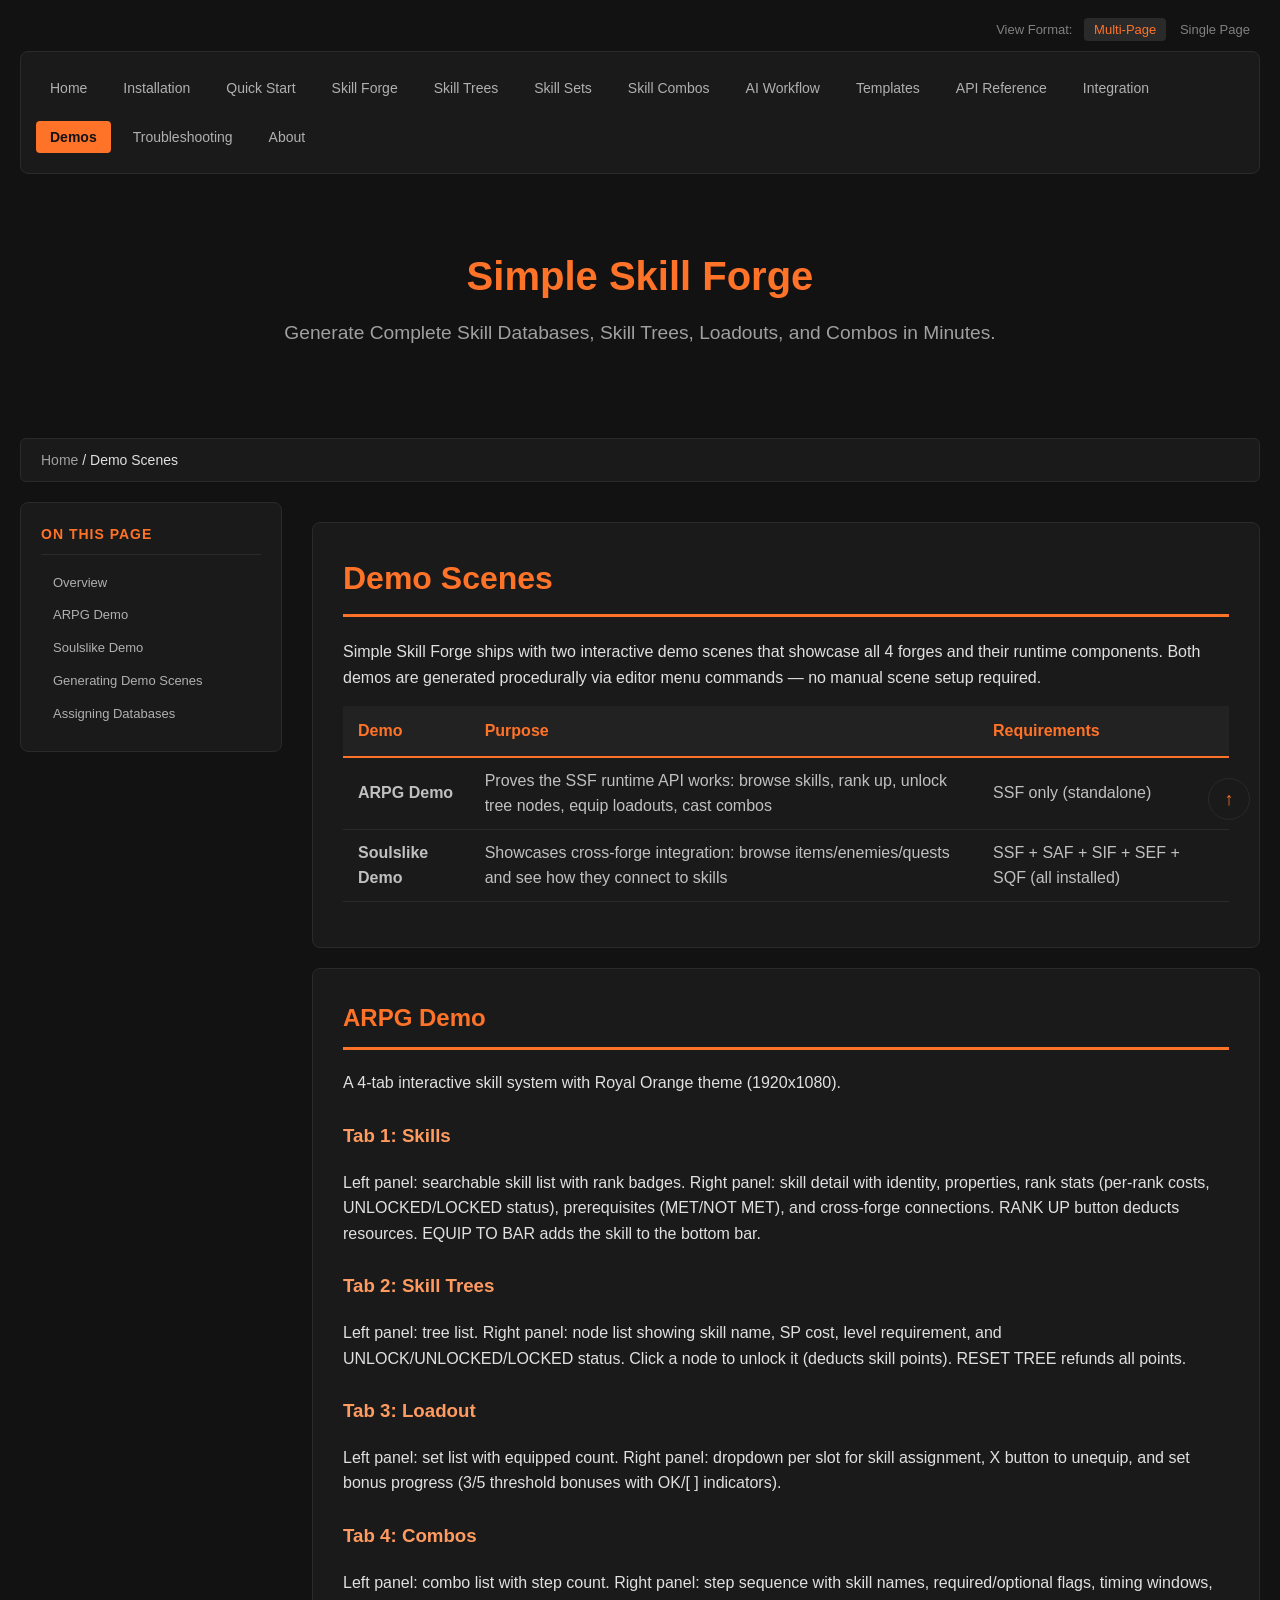
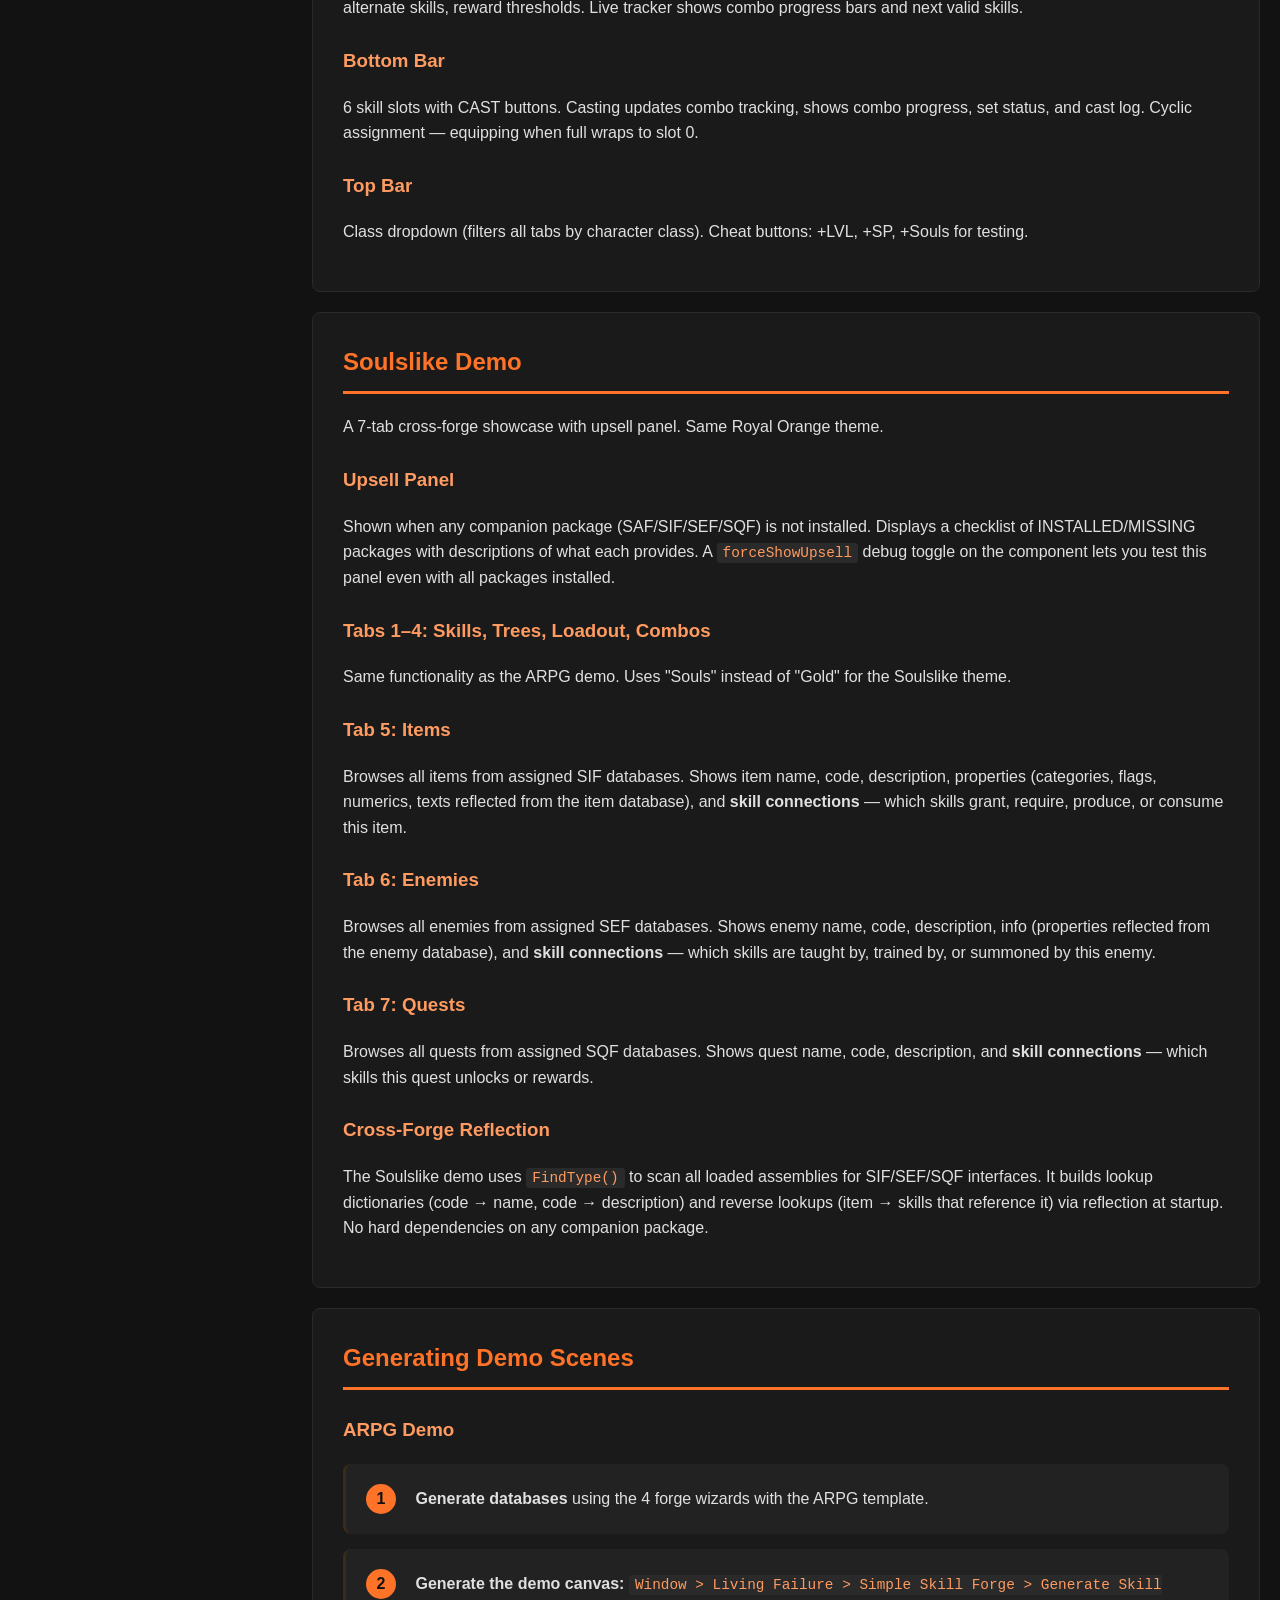
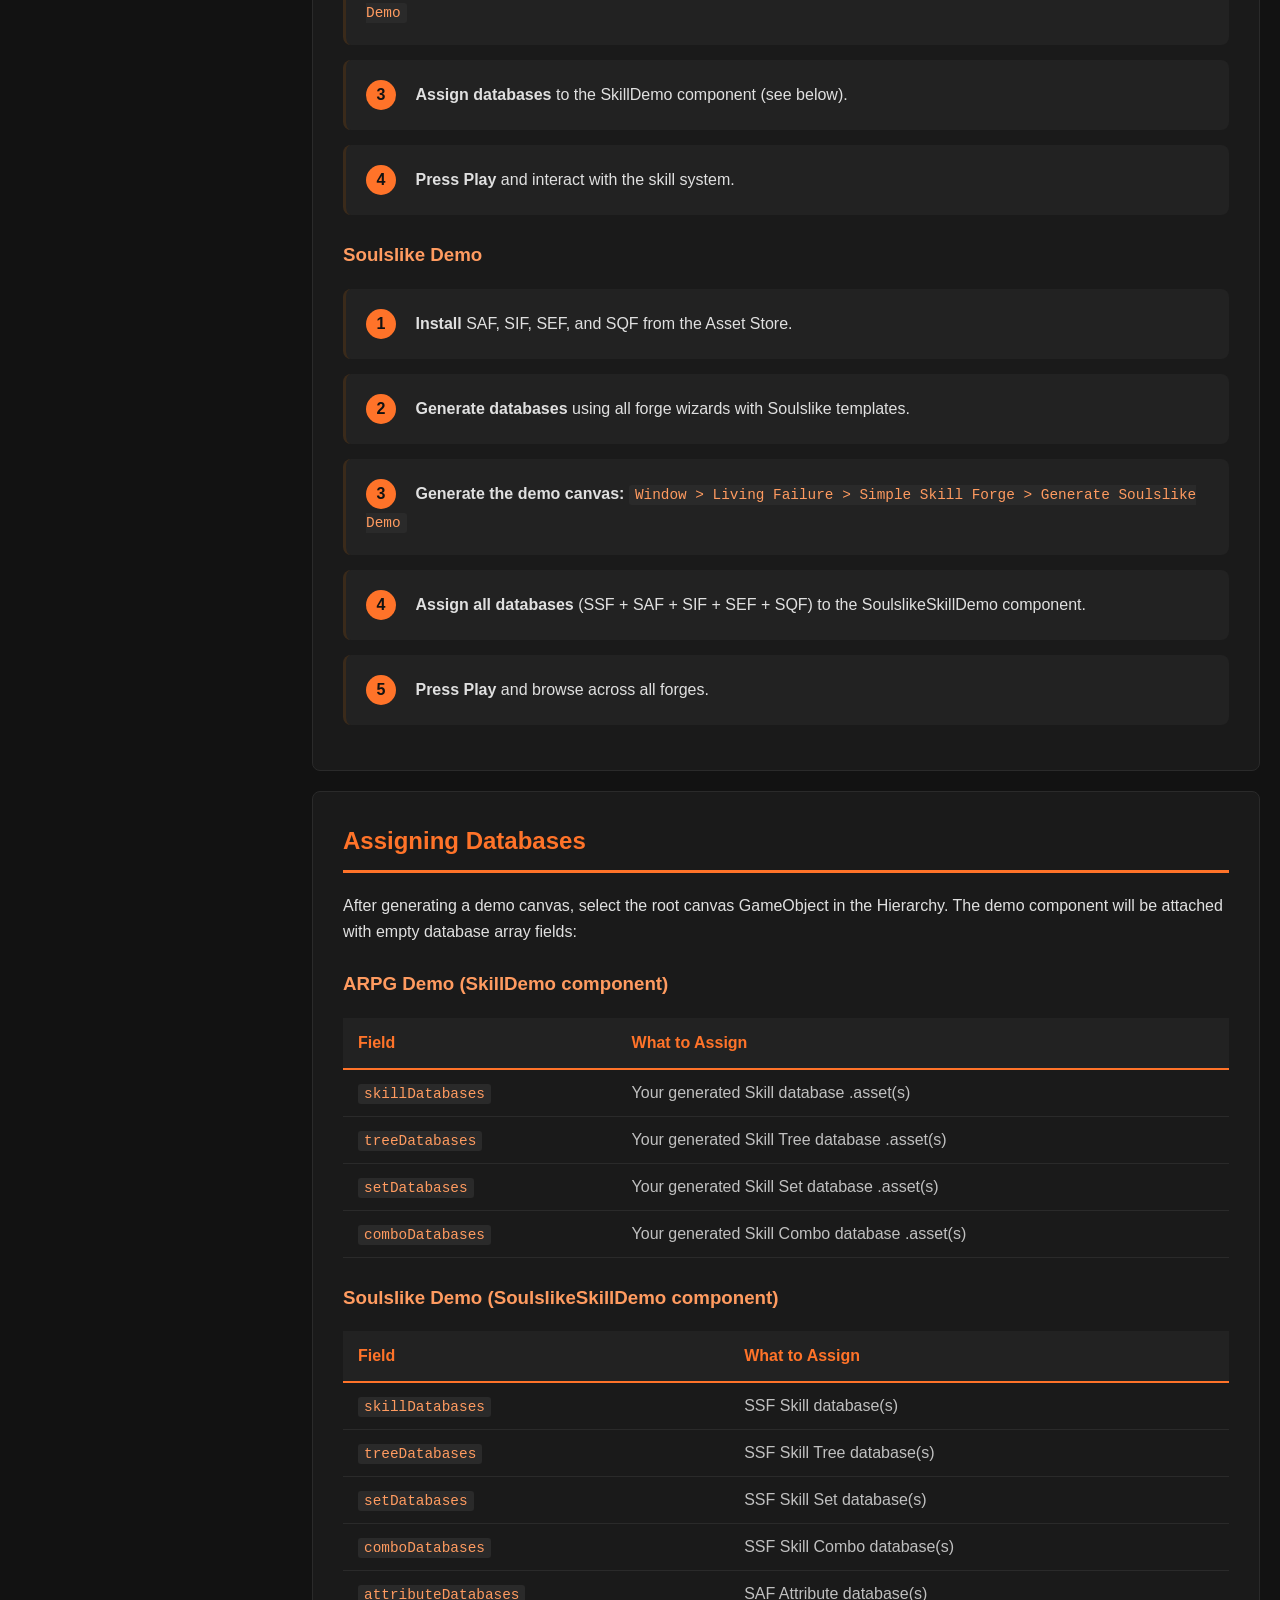
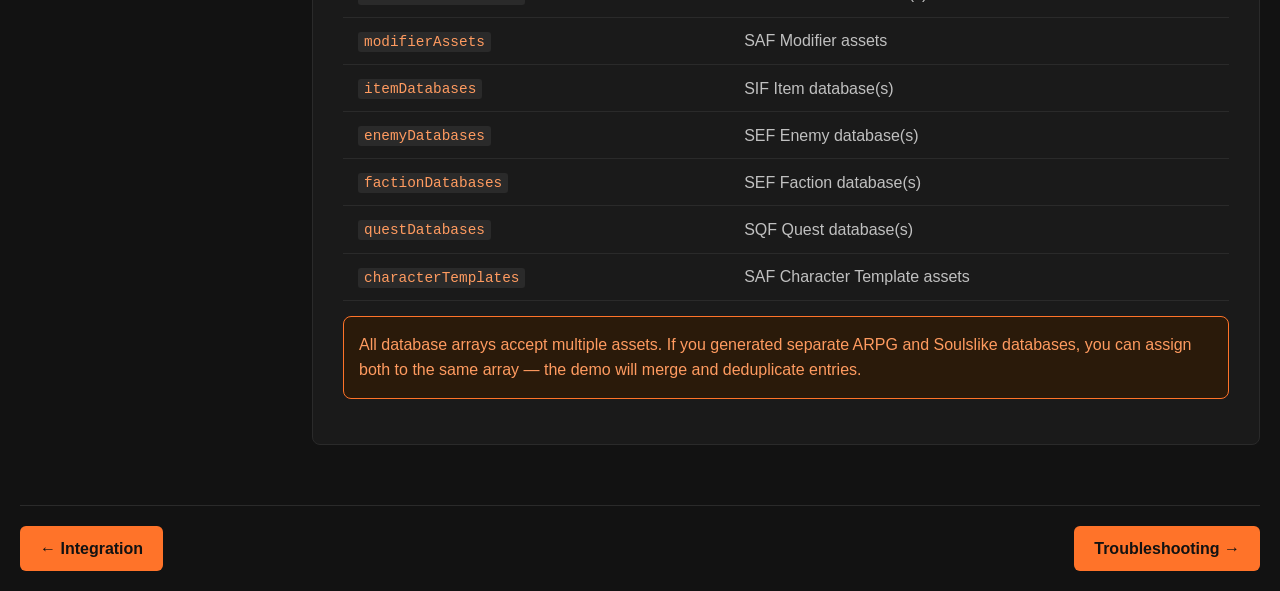
<file: demos.html>
<!DOCTYPE html>
<html lang="en">
<head>
  <meta charset="UTF-8">
  <meta name="viewport" content="width=device-width, initial-scale=1.0">
  <title>Demo Scenes - Simple Skill Forge</title>
  <link rel="stylesheet" href="assets/styles.css">
</head>
<body>
  <div class="format-selector" id="top">
    <span class="format-label">View Format:</span>
    <a href="index.html" class="format-link active">Multi-Page</a>
    <a href="single-page.html" class="format-link">Single Page</a>
  </div>
  <nav class="navbar">
    <ul>
      <li><a href="index.html">Home</a></li>
      <li><a href="installation.html">Installation</a></li>
      <li><a href="quick-start.html">Quick Start</a></li>
      <li><a href="skill-forge.html">Skill Forge</a></li>
      <li><a href="skill-tree-forge.html">Skill Trees</a></li>
      <li><a href="skill-set-forge.html">Skill Sets</a></li>
      <li><a href="skill-combo-forge.html">Skill Combos</a></li>
      <li><a href="schema-export.html">AI Workflow</a></li>
      <li><a href="templates.html">Templates</a></li>
      <li><a href="api-reference.html">API Reference</a></li>
      <li><a href="integration.html">Integration</a></li>
      <li><a href="demos.html" class="active">Demos</a></li>
      <li><a href="troubleshooting.html">Troubleshooting</a></li>
      <li><a href="about.html">About</a></li>
    </ul>
  </nav>

  <div class="hero">
    <h1>Simple Skill Forge</h1>
    <p class="tagline">Generate Complete Skill Databases, Skill Trees, Loadouts, and Combos in Minutes.</p>
  </div>

  <div class="breadcrumb">
    <a href="index.html">Home</a> / Demo Scenes
  </div>

  <div class="page-layout">
    <aside class="toc">
      <h3>On This Page</h3>
      <ul>
        <li><a href="#overview">Overview</a></li>
        <li><a href="#arpg-demo">ARPG Demo</a></li>
        <li><a href="#soulslike-demo">Soulslike Demo</a></li>
        <li><a href="#generating-demos">Generating Demo Scenes</a></li>
        <li><a href="#assigning-databases">Assigning Databases</a></li>
      </ul>
    </aside>
    <main class="content">

  <div class="section">
    <h1 id="overview">Demo Scenes</h1>
    <p>Simple Skill Forge ships with two interactive demo scenes that showcase all 4 forges and their runtime
      components. Both demos are generated procedurally via editor menu commands &mdash; no manual scene setup required.</p>
    <table>
      <tr><th>Demo</th><th>Purpose</th><th>Requirements</th></tr>
      <tr>
        <td><strong>ARPG Demo</strong></td>
        <td>Proves the SSF runtime API works: browse skills, rank up, unlock tree nodes, equip loadouts, cast combos</td>
        <td>SSF only (standalone)</td>
      </tr>
      <tr>
        <td><strong>Soulslike Demo</strong></td>
        <td>Showcases cross-forge integration: browse items/enemies/quests and see how they connect to skills</td>
        <td>SSF + SAF + SIF + SEF + SQF (all installed)</td>
      </tr>
    </table>
  </div>

  <div class="section">
    <h2 id="arpg-demo">ARPG Demo</h2>
    <p>A 4-tab interactive skill system with Royal Orange theme (1920x1080).</p>

    <h3>Tab 1: Skills</h3>
    <p>Left panel: searchable skill list with rank badges. Right panel: skill detail with identity, properties,
      rank stats (per-rank costs, UNLOCKED/LOCKED status), prerequisites (MET/NOT MET), and cross-forge connections.
      RANK UP button deducts resources. EQUIP TO BAR adds the skill to the bottom bar.</p>

    <h3>Tab 2: Skill Trees</h3>
    <p>Left panel: tree list. Right panel: node list showing skill name, SP cost, level requirement, and
      UNLOCK/UNLOCKED/LOCKED status. Click a node to unlock it (deducts skill points). RESET TREE refunds all points.</p>

    <h3>Tab 3: Loadout</h3>
    <p>Left panel: set list with equipped count. Right panel: dropdown per slot for skill assignment, X button
      to unequip, and set bonus progress (3/5 threshold bonuses with OK/[ ] indicators).</p>

    <h3>Tab 4: Combos</h3>
    <p>Left panel: combo list with step count. Right panel: step sequence with skill names, required/optional flags,
      timing windows, alternate skills, reward thresholds. Live tracker shows combo progress bars and next valid skills.</p>

    <h3>Bottom Bar</h3>
    <p>6 skill slots with CAST buttons. Casting updates combo tracking, shows combo progress, set status, and cast log.
      Cyclic assignment &mdash; equipping when full wraps to slot 0.</p>

    <h3>Top Bar</h3>
    <p>Class dropdown (filters all tabs by character class). Cheat buttons: +LVL, +SP, +Souls for testing.</p>
  </div>

  <div class="section">
    <h2 id="soulslike-demo">Soulslike Demo</h2>
    <p>A 7-tab cross-forge showcase with upsell panel. Same Royal Orange theme.</p>

    <h3>Upsell Panel</h3>
    <p>Shown when any companion package (SAF/SIF/SEF/SQF) is not installed. Displays a checklist of
      INSTALLED/MISSING packages with descriptions of what each provides. A <code>forceShowUpsell</code> debug
      toggle on the component lets you test this panel even with all packages installed.</p>

    <h3>Tabs 1&ndash;4: Skills, Trees, Loadout, Combos</h3>
    <p>Same functionality as the ARPG demo. Uses "Souls" instead of "Gold" for the Soulslike theme.</p>

    <h3>Tab 5: Items</h3>
    <p>Browses all items from assigned SIF databases. Shows item name, code, description, properties (categories,
      flags, numerics, texts reflected from the item database), and <strong>skill connections</strong> &mdash;
      which skills grant, require, produce, or consume this item.</p>

    <h3>Tab 6: Enemies</h3>
    <p>Browses all enemies from assigned SEF databases. Shows enemy name, code, description, info (properties
      reflected from the enemy database), and <strong>skill connections</strong> &mdash; which skills are
      taught by, trained by, or summoned by this enemy.</p>

    <h3>Tab 7: Quests</h3>
    <p>Browses all quests from assigned SQF databases. Shows quest name, code, description, and
      <strong>skill connections</strong> &mdash; which skills this quest unlocks or rewards.</p>

    <h3>Cross-Forge Reflection</h3>
    <p>The Soulslike demo uses <code>FindType()</code> to scan all loaded assemblies for SIF/SEF/SQF interfaces.
      It builds lookup dictionaries (code &rarr; name, code &rarr; description) and reverse lookups
      (item &rarr; skills that reference it) via reflection at startup. No hard dependencies on any companion package.</p>
  </div>

  <div class="section">
    <h2 id="generating-demos">Generating Demo Scenes</h2>

    <h3>ARPG Demo</h3>
    <div class="step-container">
      <span class="step-number">1</span>
      <strong>Generate databases</strong> using the 4 forge wizards with the ARPG template.
    </div>
    <div class="step-container">
      <span class="step-number">2</span>
      <strong>Generate the demo canvas:</strong>
      <code>Window &gt; Living Failure &gt; Simple Skill Forge &gt; Generate Skill Demo</code>
    </div>
    <div class="step-container">
      <span class="step-number">3</span>
      <strong>Assign databases</strong> to the SkillDemo component (see below).
    </div>
    <div class="step-container">
      <span class="step-number">4</span>
      <strong>Press Play</strong> and interact with the skill system.
    </div>

    <h3>Soulslike Demo</h3>
    <div class="step-container">
      <span class="step-number">1</span>
      <strong>Install</strong> SAF, SIF, SEF, and SQF from the Asset Store.
    </div>
    <div class="step-container">
      <span class="step-number">2</span>
      <strong>Generate databases</strong> using all forge wizards with Soulslike templates.
    </div>
    <div class="step-container">
      <span class="step-number">3</span>
      <strong>Generate the demo canvas:</strong>
      <code>Window &gt; Living Failure &gt; Simple Skill Forge &gt; Generate Soulslike Demo</code>
    </div>
    <div class="step-container">
      <span class="step-number">4</span>
      <strong>Assign all databases</strong> (SSF + SAF + SIF + SEF + SQF) to the SoulslikeSkillDemo component.
    </div>
    <div class="step-container">
      <span class="step-number">5</span>
      <strong>Press Play</strong> and browse across all forges.
    </div>
  </div>

  <div class="section">
    <h2 id="assigning-databases">Assigning Databases</h2>
    <p>After generating a demo canvas, select the root canvas GameObject in the Hierarchy. The demo component
      will be attached with empty database array fields:</p>

    <h3>ARPG Demo (SkillDemo component)</h3>
    <table>
      <tr><th>Field</th><th>What to Assign</th></tr>
      <tr><td><code>skillDatabases</code></td><td>Your generated Skill database .asset(s)</td></tr>
      <tr><td><code>treeDatabases</code></td><td>Your generated Skill Tree database .asset(s)</td></tr>
      <tr><td><code>setDatabases</code></td><td>Your generated Skill Set database .asset(s)</td></tr>
      <tr><td><code>comboDatabases</code></td><td>Your generated Skill Combo database .asset(s)</td></tr>
    </table>

    <h3>Soulslike Demo (SoulslikeSkillDemo component)</h3>
    <table>
      <tr><th>Field</th><th>What to Assign</th></tr>
      <tr><td><code>skillDatabases</code></td><td>SSF Skill database(s)</td></tr>
      <tr><td><code>treeDatabases</code></td><td>SSF Skill Tree database(s)</td></tr>
      <tr><td><code>setDatabases</code></td><td>SSF Skill Set database(s)</td></tr>
      <tr><td><code>comboDatabases</code></td><td>SSF Skill Combo database(s)</td></tr>
      <tr><td><code>attributeDatabases</code></td><td>SAF Attribute database(s)</td></tr>
      <tr><td><code>modifierAssets</code></td><td>SAF Modifier assets</td></tr>
      <tr><td><code>itemDatabases</code></td><td>SIF Item database(s)</td></tr>
      <tr><td><code>enemyDatabases</code></td><td>SEF Enemy database(s)</td></tr>
      <tr><td><code>factionDatabases</code></td><td>SEF Faction database(s)</td></tr>
      <tr><td><code>questDatabases</code></td><td>SQF Quest database(s)</td></tr>
      <tr><td><code>characterTemplates</code></td><td>SAF Character Template assets</td></tr>
    </table>
    <div class="warning">All database arrays accept multiple assets. If you generated separate ARPG and Soulslike
      databases, you can assign both to the same array &mdash; the demo will merge and deduplicate entries.</div>
  </div>

    </main>
  </div>

  <div class="page-nav">
    <a href="integration.html">&larr; Integration</a>
    <a href="troubleshooting.html">Troubleshooting &rarr;</a>
  </div>

  <a href="#top" class="scroll-btn scroll-to-top" title="Scroll to top">&uarr;</a>

</body>
</html>
</file>
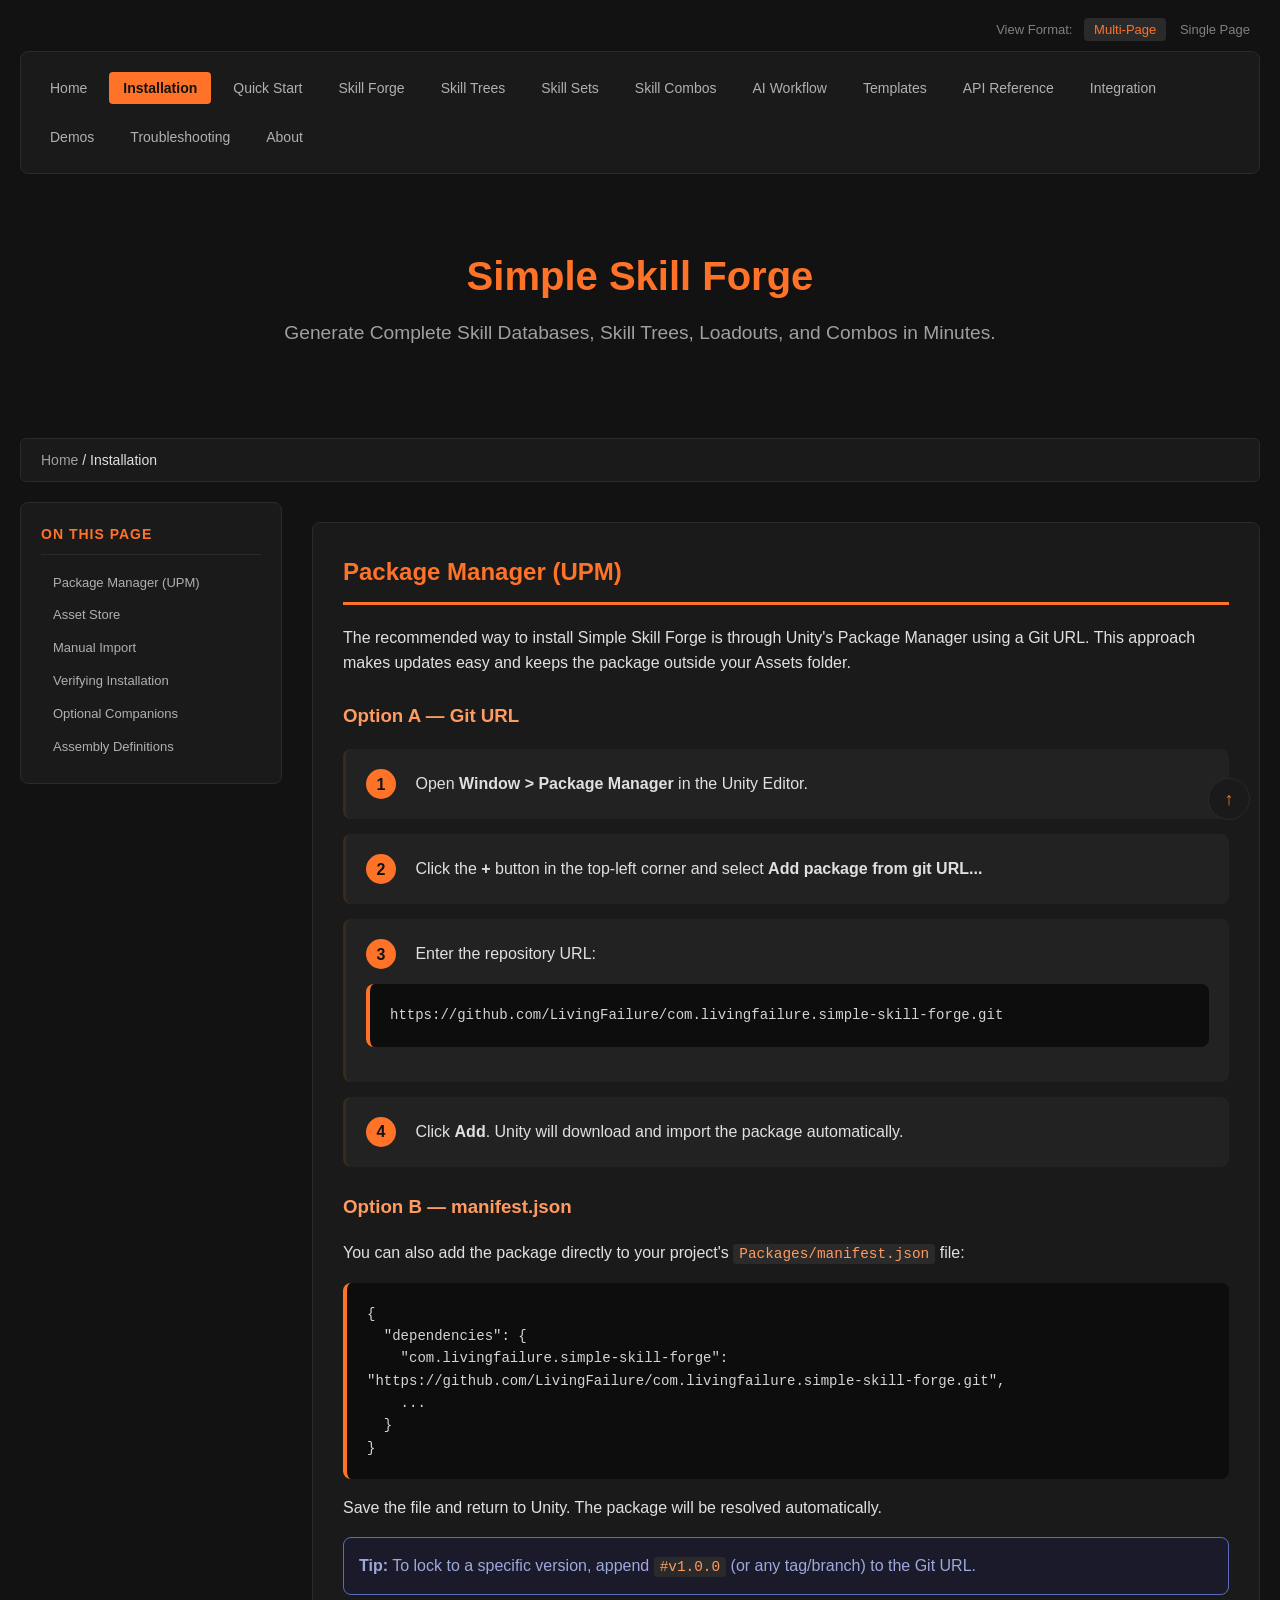
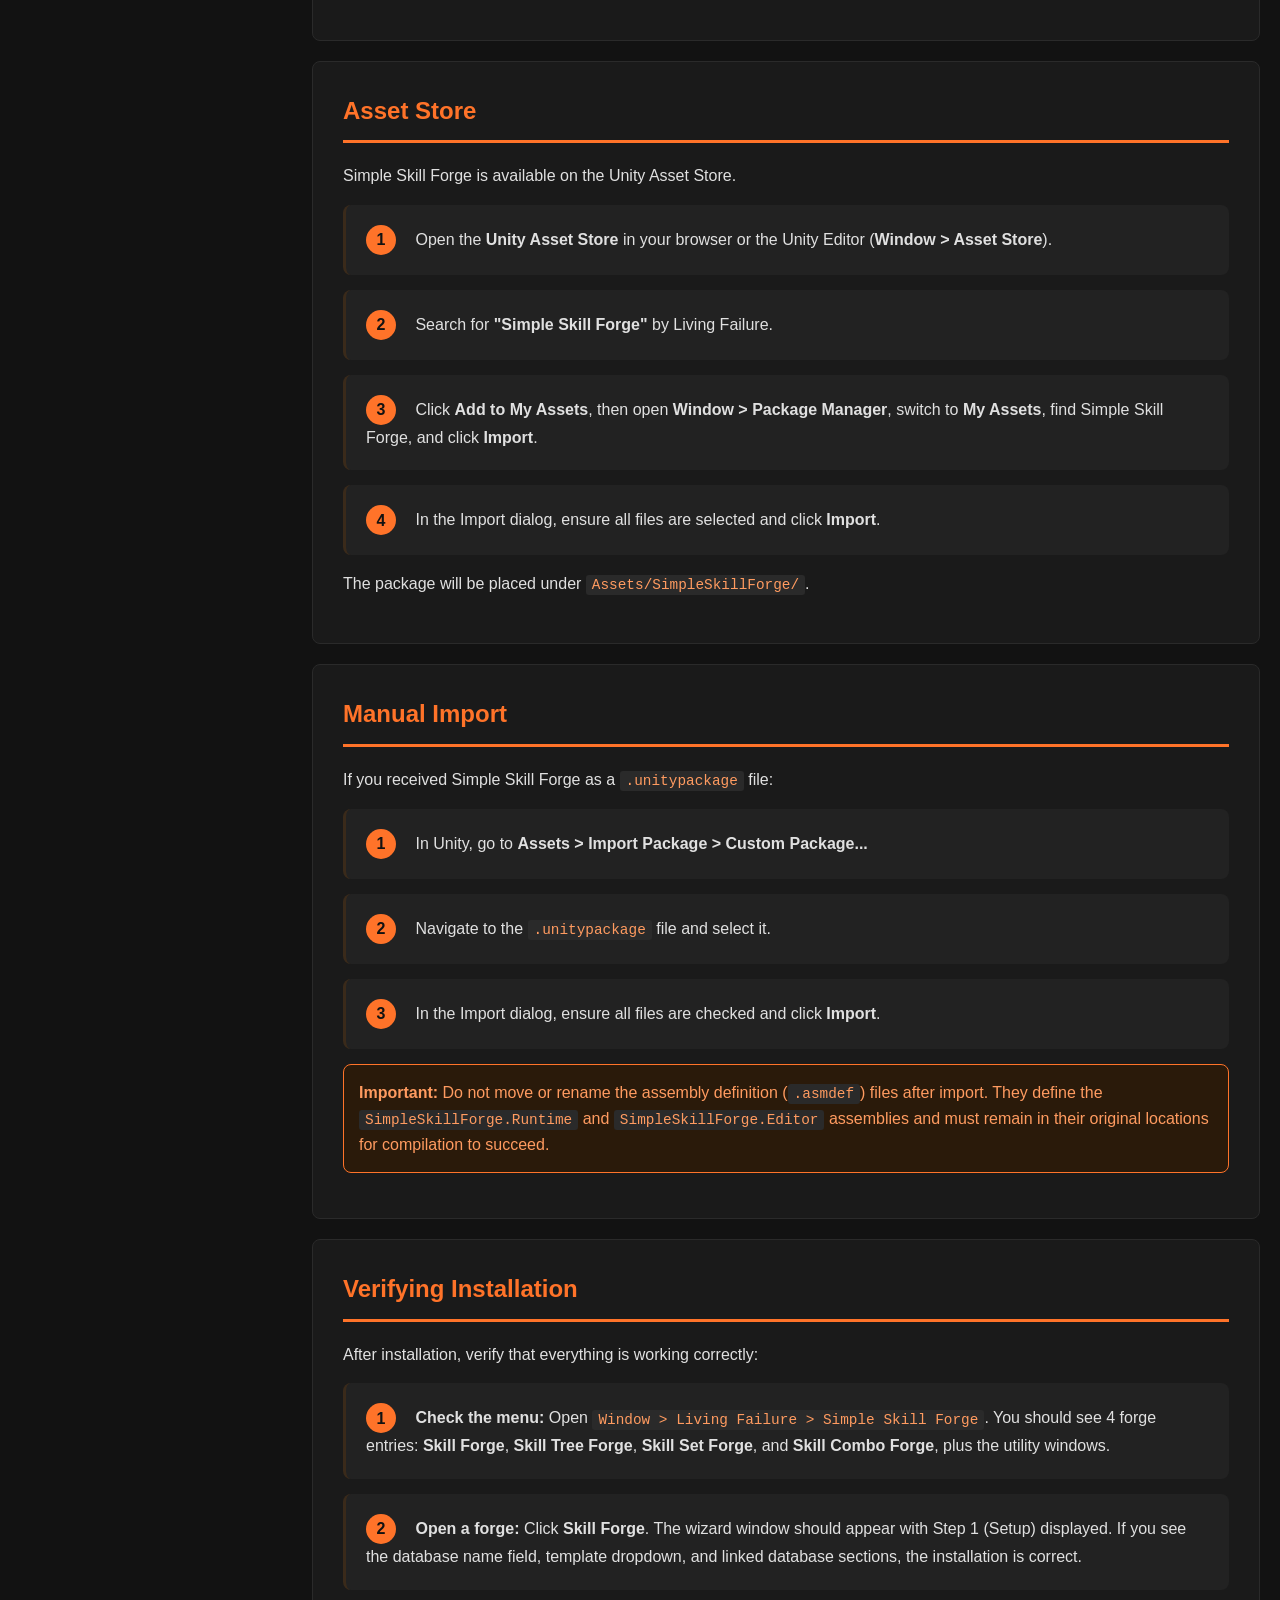
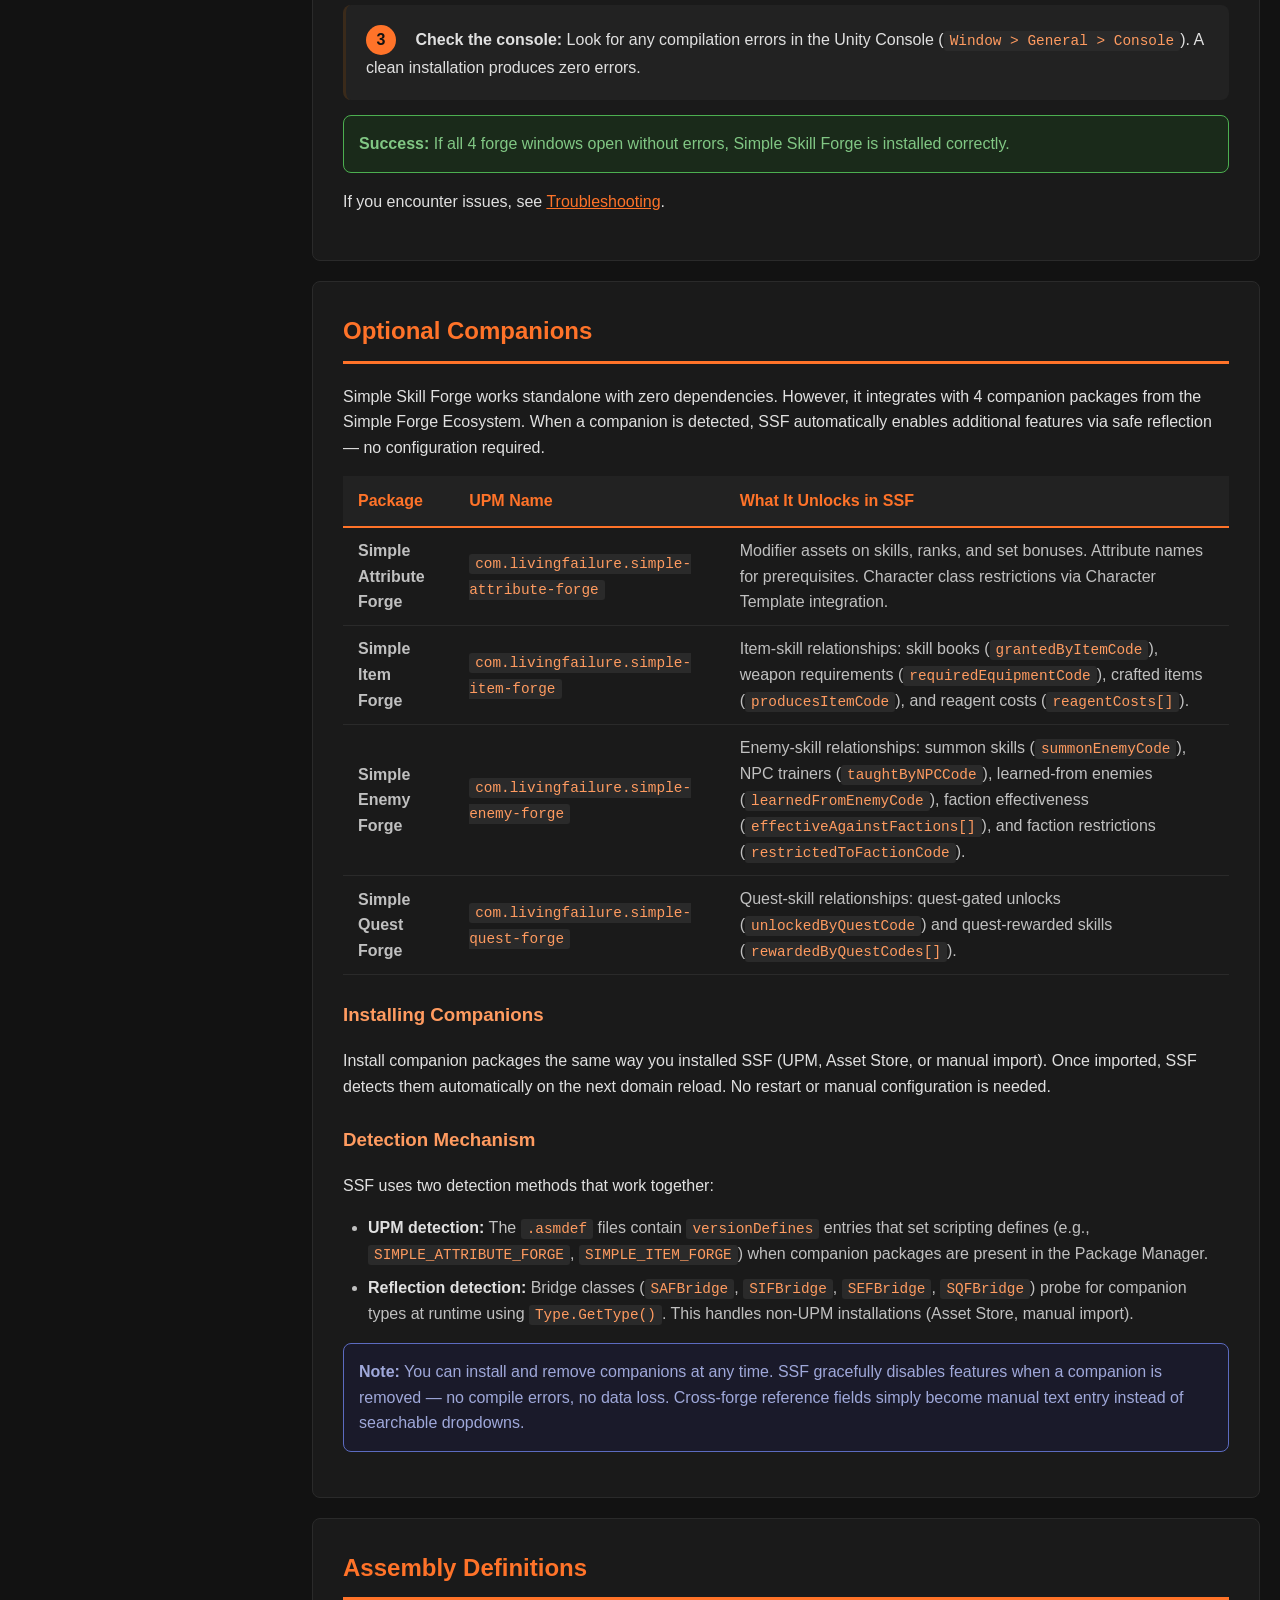
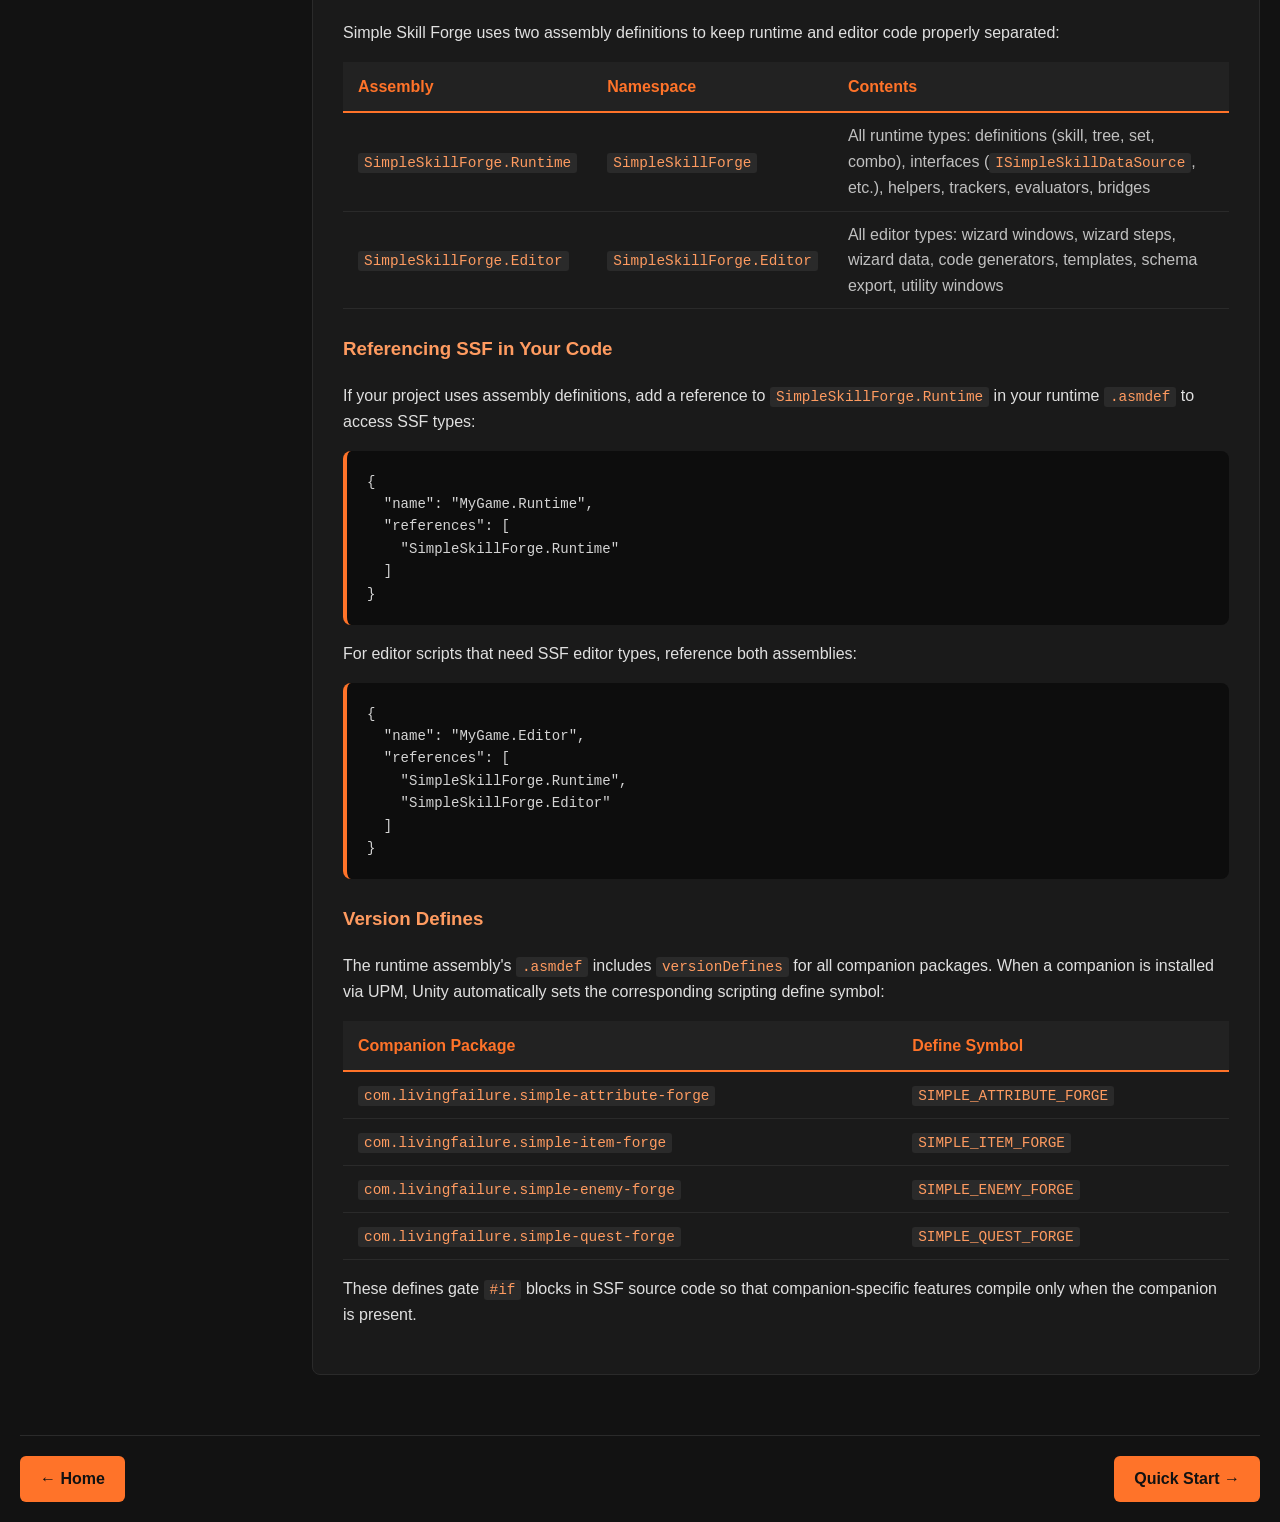
<file: installation.html>
<!DOCTYPE html>
<html lang="en">
<head>
  <meta charset="UTF-8">
  <meta name="viewport" content="width=device-width, initial-scale=1.0">
  <title>Installation - Simple Skill Forge</title>
  <link rel="stylesheet" href="assets/styles.css">
</head>
<body>

  <div class="format-selector" id="top">
    <span class="format-label">View Format:</span>
    <a href="index.html" class="format-link active">Multi-Page</a>
    <a href="single-page.html" class="format-link">Single Page</a>
  </div>

  <nav class="navbar">
    <ul>
      <li><a href="index.html">Home</a></li>
      <li><a href="installation.html" class="active">Installation</a></li>
      <li><a href="quick-start.html">Quick Start</a></li>
      <li><a href="skill-forge.html">Skill Forge</a></li>
      <li><a href="skill-tree-forge.html">Skill Trees</a></li>
      <li><a href="skill-set-forge.html">Skill Sets</a></li>
      <li><a href="skill-combo-forge.html">Skill Combos</a></li>
      <li><a href="schema-export.html">AI Workflow</a></li>
      <li><a href="templates.html">Templates</a></li>
      <li><a href="api-reference.html">API Reference</a></li>
      <li><a href="integration.html">Integration</a></li>
      <li><a href="demos.html">Demos</a></li>
      <li><a href="troubleshooting.html">Troubleshooting</a></li>
      <li><a href="about.html">About</a></li>
    </ul>
  </nav>

  <div class="hero">
    <h1>Simple Skill Forge</h1>
    <p class="tagline">Generate Complete Skill Databases, Skill Trees, Loadouts, and Combos in Minutes.</p>
  </div>

  <div class="breadcrumb">
    <a href="index.html">Home</a> / Installation
  </div>

  <div class="page-layout">
    <aside class="toc">
      <h3>On This Page</h3>
      <ul>
        <li><a href="#package-manager">Package Manager (UPM)</a></li>
        <li><a href="#asset-store">Asset Store</a></li>
        <li><a href="#manual-import">Manual Import</a></li>
        <li><a href="#verifying-installation">Verifying Installation</a></li>
        <li><a href="#optional-companions">Optional Companions</a></li>
        <li><a href="#assembly-definitions">Assembly Definitions</a></li>
      </ul>
    </aside>
    <main class="content">

  <div class="section">
    <h2 id="package-manager">Package Manager (UPM)</h2>
    <p>The recommended way to install Simple Skill Forge is through Unity's Package Manager using a Git URL.
      This approach makes updates easy and keeps the package outside your Assets folder.</p>

    <h3>Option A &mdash; Git URL</h3>
    <div class="step-container">
      <span class="step-number">1</span>
      Open <strong>Window &gt; Package Manager</strong> in the Unity Editor.
    </div>
    <div class="step-container">
      <span class="step-number">2</span>
      Click the <strong>+</strong> button in the top-left corner and select <strong>Add package from git URL...</strong>
    </div>
    <div class="step-container">
      <span class="step-number">3</span>
      Enter the repository URL:
      <div class="code-block">https://github.com/LivingFailure/com.livingfailure.simple-skill-forge.git</div>
    </div>
    <div class="step-container">
      <span class="step-number">4</span>
      Click <strong>Add</strong>. Unity will download and import the package automatically.
    </div>

    <h3>Option B &mdash; manifest.json</h3>
    <p>You can also add the package directly to your project's <code>Packages/manifest.json</code> file:</p>
    <div class="code-block">{
  "dependencies": {
    "com.livingfailure.simple-skill-forge": "https://github.com/LivingFailure/com.livingfailure.simple-skill-forge.git",
    ...
  }
}</div>
    <p>Save the file and return to Unity. The package will be resolved automatically.</p>

    <div class="info">
      <strong>Tip:</strong> To lock to a specific version, append <code>#v1.0.0</code> (or any tag/branch) to the Git URL.
    </div>
  </div>

  <div class="section">
    <h2 id="asset-store">Asset Store</h2>
    <p>Simple Skill Forge is available on the Unity Asset Store.</p>

    <div class="step-container">
      <span class="step-number">1</span>
      Open the <strong>Unity Asset Store</strong> in your browser or the Unity Editor
      (<strong>Window &gt; Asset Store</strong>).
    </div>
    <div class="step-container">
      <span class="step-number">2</span>
      Search for <strong>"Simple Skill Forge"</strong> by Living Failure.
    </div>
    <div class="step-container">
      <span class="step-number">3</span>
      Click <strong>Add to My Assets</strong>, then open <strong>Window &gt; Package Manager</strong>,
      switch to <strong>My Assets</strong>, find Simple Skill Forge, and click <strong>Import</strong>.
    </div>
    <div class="step-container">
      <span class="step-number">4</span>
      In the Import dialog, ensure all files are selected and click <strong>Import</strong>.
    </div>

    <p>The package will be placed under <code>Assets/SimpleSkillForge/</code>.</p>
  </div>

  <div class="section">
    <h2 id="manual-import">Manual Import</h2>
    <p>If you received Simple Skill Forge as a <code>.unitypackage</code> file:</p>

    <div class="step-container">
      <span class="step-number">1</span>
      In Unity, go to <strong>Assets &gt; Import Package &gt; Custom Package...</strong>
    </div>
    <div class="step-container">
      <span class="step-number">2</span>
      Navigate to the <code>.unitypackage</code> file and select it.
    </div>
    <div class="step-container">
      <span class="step-number">3</span>
      In the Import dialog, ensure all files are checked and click <strong>Import</strong>.
    </div>

    <div class="warning">
      <strong>Important:</strong> Do not move or rename the assembly definition (<code>.asmdef</code>) files after import.
      They define the <code>SimpleSkillForge.Runtime</code> and <code>SimpleSkillForge.Editor</code> assemblies
      and must remain in their original locations for compilation to succeed.
    </div>
  </div>

  <div class="section">
    <h2 id="verifying-installation">Verifying Installation</h2>
    <p>After installation, verify that everything is working correctly:</p>

    <div class="step-container">
      <span class="step-number">1</span>
      <strong>Check the menu:</strong> Open <code>Window &gt; Living Failure &gt; Simple Skill Forge</code>.
      You should see 4 forge entries: <strong>Skill Forge</strong>, <strong>Skill Tree Forge</strong>,
      <strong>Skill Set Forge</strong>, and <strong>Skill Combo Forge</strong>, plus the utility windows.
    </div>
    <div class="step-container">
      <span class="step-number">2</span>
      <strong>Open a forge:</strong> Click <strong>Skill Forge</strong>. The wizard window should appear
      with Step 1 (Setup) displayed. If you see the database name field, template dropdown, and
      linked database sections, the installation is correct.
    </div>
    <div class="step-container">
      <span class="step-number">3</span>
      <strong>Check the console:</strong> Look for any compilation errors in the Unity Console
      (<code>Window &gt; General &gt; Console</code>). A clean installation produces zero errors.
    </div>

    <div class="success">
      <strong>Success:</strong> If all 4 forge windows open without errors, Simple Skill Forge is installed correctly.
    </div>

    <p>If you encounter issues, see <a href="troubleshooting.html">Troubleshooting</a>.</p>
  </div>

  <div class="section">
    <h2 id="optional-companions">Optional Companions</h2>
    <p>Simple Skill Forge works standalone with zero dependencies. However, it integrates with 4 companion
      packages from the Simple Forge Ecosystem. When a companion is detected, SSF automatically
      enables additional features via safe reflection &mdash; no configuration required.</p>

    <table>
      <tr>
        <th>Package</th>
        <th>UPM Name</th>
        <th>What It Unlocks in SSF</th>
      </tr>
      <tr>
        <td><strong>Simple Attribute Forge</strong></td>
        <td><code>com.livingfailure.simple-attribute-forge</code></td>
        <td>Modifier assets on skills, ranks, and set bonuses. Attribute names for prerequisites.
          Character class restrictions via Character Template integration.</td>
      </tr>
      <tr>
        <td><strong>Simple Item Forge</strong></td>
        <td><code>com.livingfailure.simple-item-forge</code></td>
        <td>Item-skill relationships: skill books (<code>grantedByItemCode</code>), weapon requirements
          (<code>requiredEquipmentCode</code>), crafted items (<code>producesItemCode</code>), and
          reagent costs (<code>reagentCosts[]</code>).</td>
      </tr>
      <tr>
        <td><strong>Simple Enemy Forge</strong></td>
        <td><code>com.livingfailure.simple-enemy-forge</code></td>
        <td>Enemy-skill relationships: summon skills (<code>summonEnemyCode</code>), NPC trainers
          (<code>taughtByNPCCode</code>), learned-from enemies (<code>learnedFromEnemyCode</code>),
          faction effectiveness (<code>effectiveAgainstFactions[]</code>), and faction restrictions
          (<code>restrictedToFactionCode</code>).</td>
      </tr>
      <tr>
        <td><strong>Simple Quest Forge</strong></td>
        <td><code>com.livingfailure.simple-quest-forge</code></td>
        <td>Quest-skill relationships: quest-gated unlocks (<code>unlockedByQuestCode</code>) and
          quest-rewarded skills (<code>rewardedByQuestCodes[]</code>).</td>
      </tr>
    </table>

    <h3>Installing Companions</h3>
    <p>Install companion packages the same way you installed SSF (UPM, Asset Store, or manual import).
      Once imported, SSF detects them automatically on the next domain reload. No restart or manual
      configuration is needed.</p>

    <h3>Detection Mechanism</h3>
    <p>SSF uses two detection methods that work together:</p>
    <ul>
      <li><strong>UPM detection:</strong> The <code>.asmdef</code> files contain <code>versionDefines</code> entries
        that set scripting defines (e.g., <code>SIMPLE_ATTRIBUTE_FORGE</code>, <code>SIMPLE_ITEM_FORGE</code>)
        when companion packages are present in the Package Manager.</li>
      <li><strong>Reflection detection:</strong> Bridge classes (<code>SAFBridge</code>, <code>SIFBridge</code>,
        <code>SEFBridge</code>, <code>SQFBridge</code>) probe for companion types at runtime using
        <code>Type.GetType()</code>. This handles non-UPM installations (Asset Store, manual import).</li>
    </ul>

    <div class="info">
      <strong>Note:</strong> You can install and remove companions at any time. SSF gracefully disables
      features when a companion is removed &mdash; no compile errors, no data loss. Cross-forge reference
      fields simply become manual text entry instead of searchable dropdowns.
    </div>
  </div>

  <div class="section">
    <h2 id="assembly-definitions">Assembly Definitions</h2>
    <p>Simple Skill Forge uses two assembly definitions to keep runtime and editor code properly separated:</p>

    <table>
      <tr>
        <th>Assembly</th>
        <th>Namespace</th>
        <th>Contents</th>
      </tr>
      <tr>
        <td><code>SimpleSkillForge.Runtime</code></td>
        <td><code>SimpleSkillForge</code></td>
        <td>All runtime types: definitions (skill, tree, set, combo), interfaces
          (<code>ISimpleSkillDataSource</code>, etc.), helpers, trackers, evaluators, bridges</td>
      </tr>
      <tr>
        <td><code>SimpleSkillForge.Editor</code></td>
        <td><code>SimpleSkillForge.Editor</code></td>
        <td>All editor types: wizard windows, wizard steps, wizard data, code generators,
          templates, schema export, utility windows</td>
      </tr>
    </table>

    <h3>Referencing SSF in Your Code</h3>
    <p>If your project uses assembly definitions, add a reference to <code>SimpleSkillForge.Runtime</code>
      in your runtime <code>.asmdef</code> to access SSF types:</p>
    <div class="code-block">{
  "name": "MyGame.Runtime",
  "references": [
    "SimpleSkillForge.Runtime"
  ]
}</div>

    <p>For editor scripts that need SSF editor types, reference both assemblies:</p>
    <div class="code-block">{
  "name": "MyGame.Editor",
  "references": [
    "SimpleSkillForge.Runtime",
    "SimpleSkillForge.Editor"
  ]
}</div>

    <h3>Version Defines</h3>
    <p>The runtime assembly's <code>.asmdef</code> includes <code>versionDefines</code> for all companion packages.
      When a companion is installed via UPM, Unity automatically sets the corresponding scripting define symbol:</p>
    <table>
      <tr>
        <th>Companion Package</th>
        <th>Define Symbol</th>
      </tr>
      <tr>
        <td><code>com.livingfailure.simple-attribute-forge</code></td>
        <td><code>SIMPLE_ATTRIBUTE_FORGE</code></td>
      </tr>
      <tr>
        <td><code>com.livingfailure.simple-item-forge</code></td>
        <td><code>SIMPLE_ITEM_FORGE</code></td>
      </tr>
      <tr>
        <td><code>com.livingfailure.simple-enemy-forge</code></td>
        <td><code>SIMPLE_ENEMY_FORGE</code></td>
      </tr>
      <tr>
        <td><code>com.livingfailure.simple-quest-forge</code></td>
        <td><code>SIMPLE_QUEST_FORGE</code></td>
      </tr>
    </table>
    <p>These defines gate <code>#if</code> blocks in SSF source code so that companion-specific features
      compile only when the companion is present.</p>
  </div>

    </main>
  </div>

  <div class="page-nav">
    <a href="index.html">&larr; Home</a>
    <a href="quick-start.html">Quick Start &rarr;</a>
  </div>

  <a href="#top" class="scroll-btn scroll-to-top" title="Scroll to top">&uarr;</a>

</body>
</html>
</file>
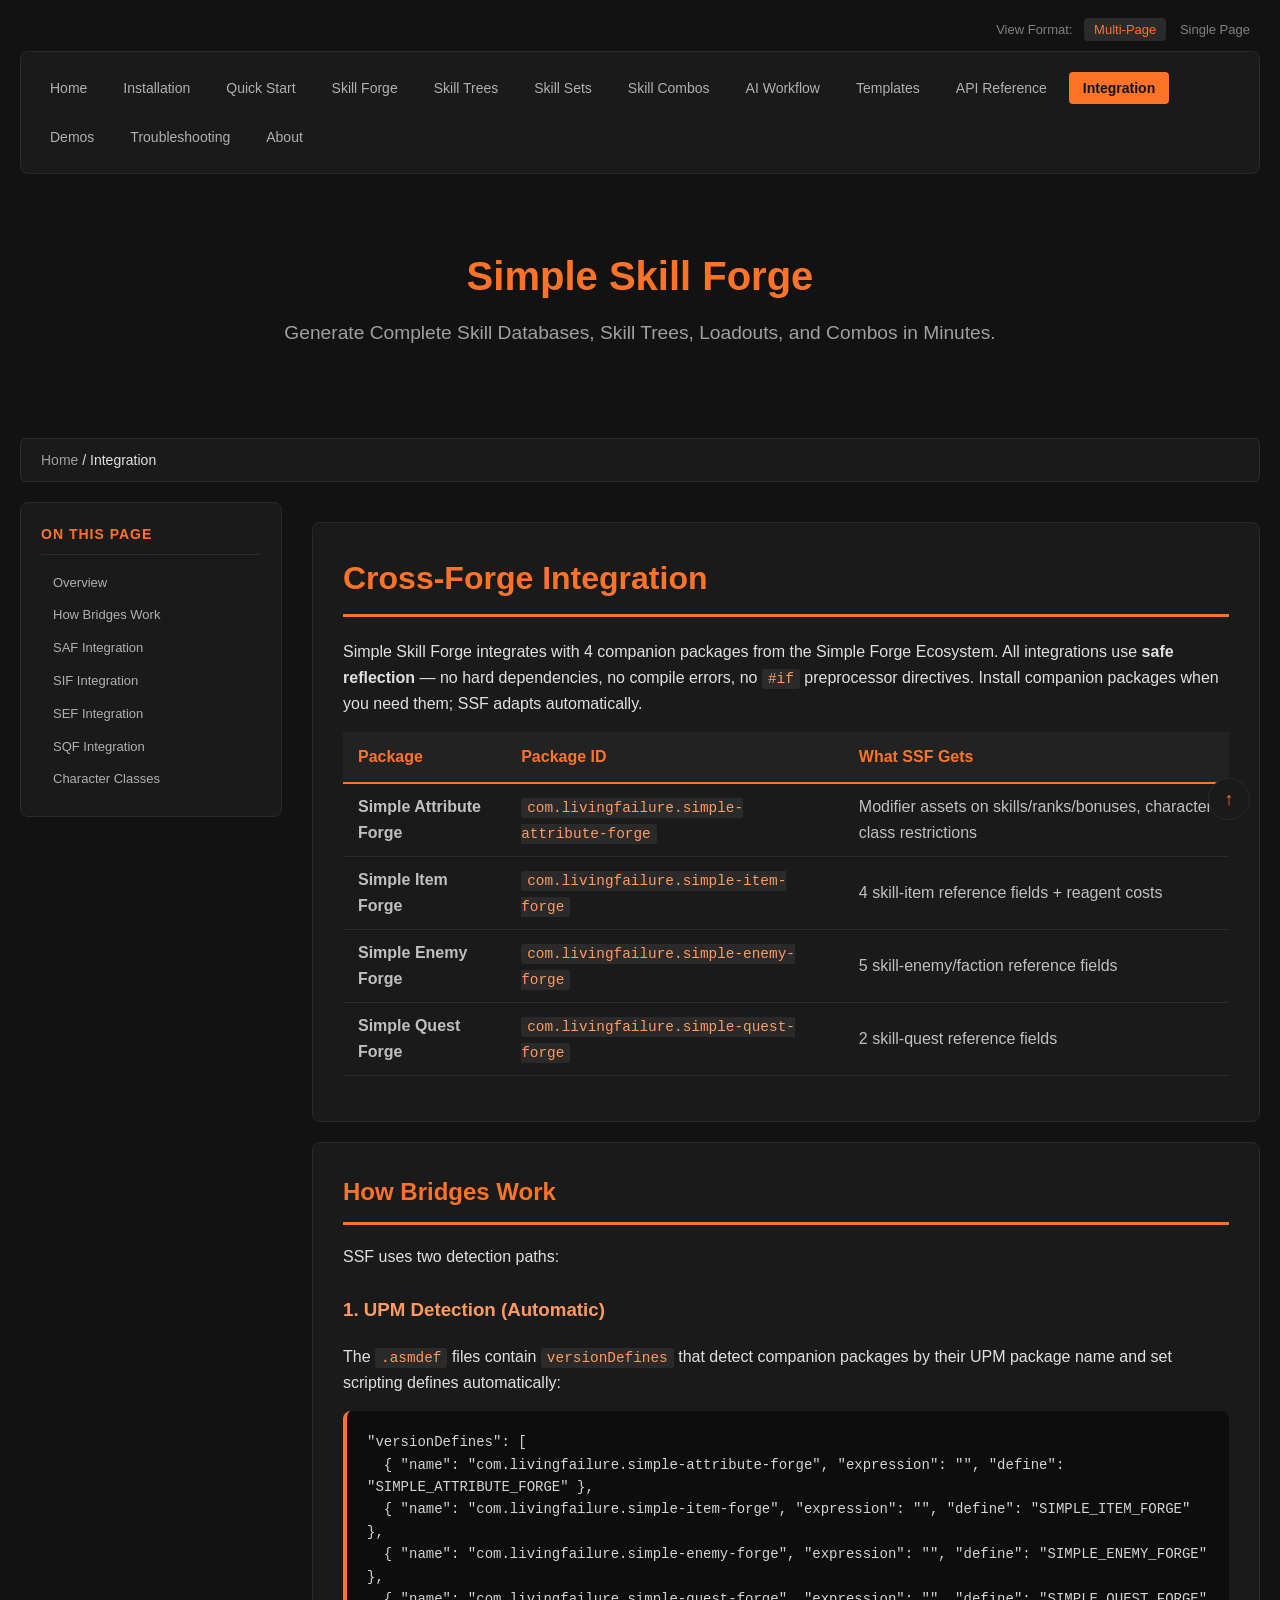
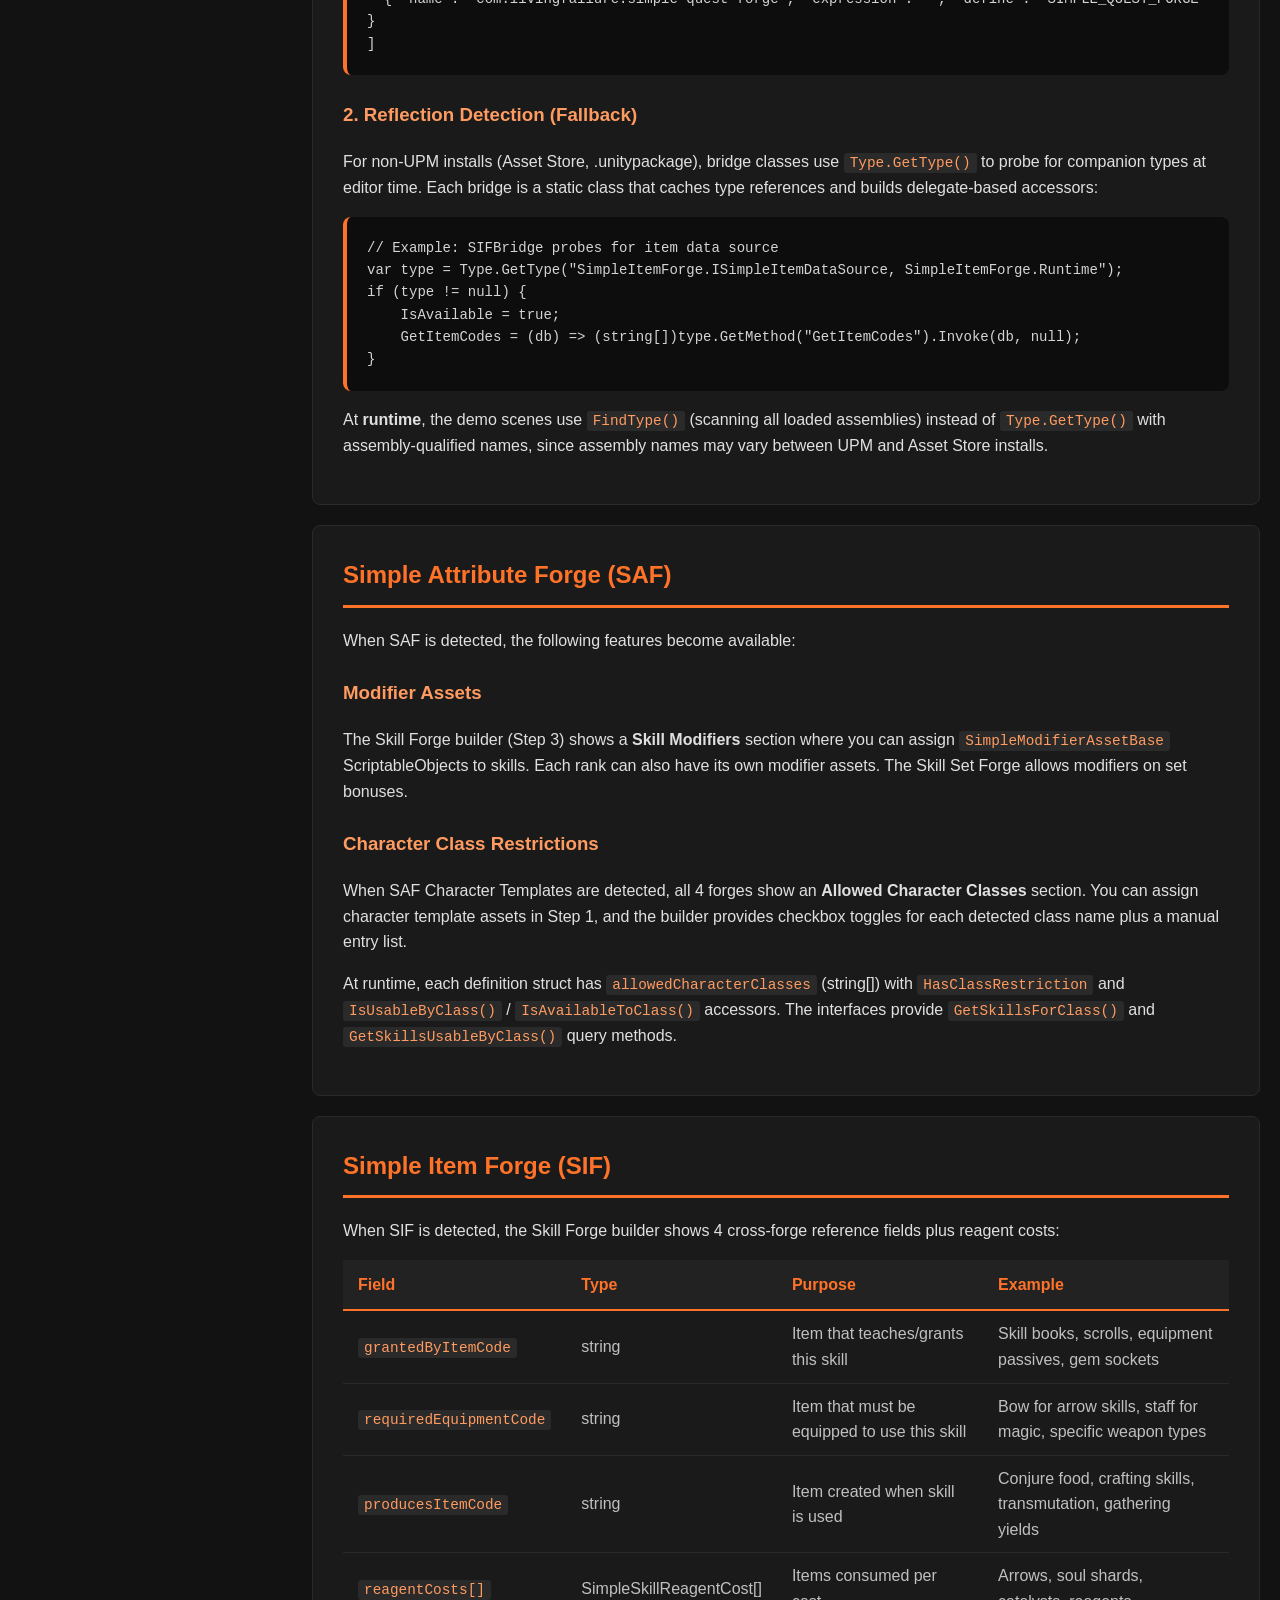
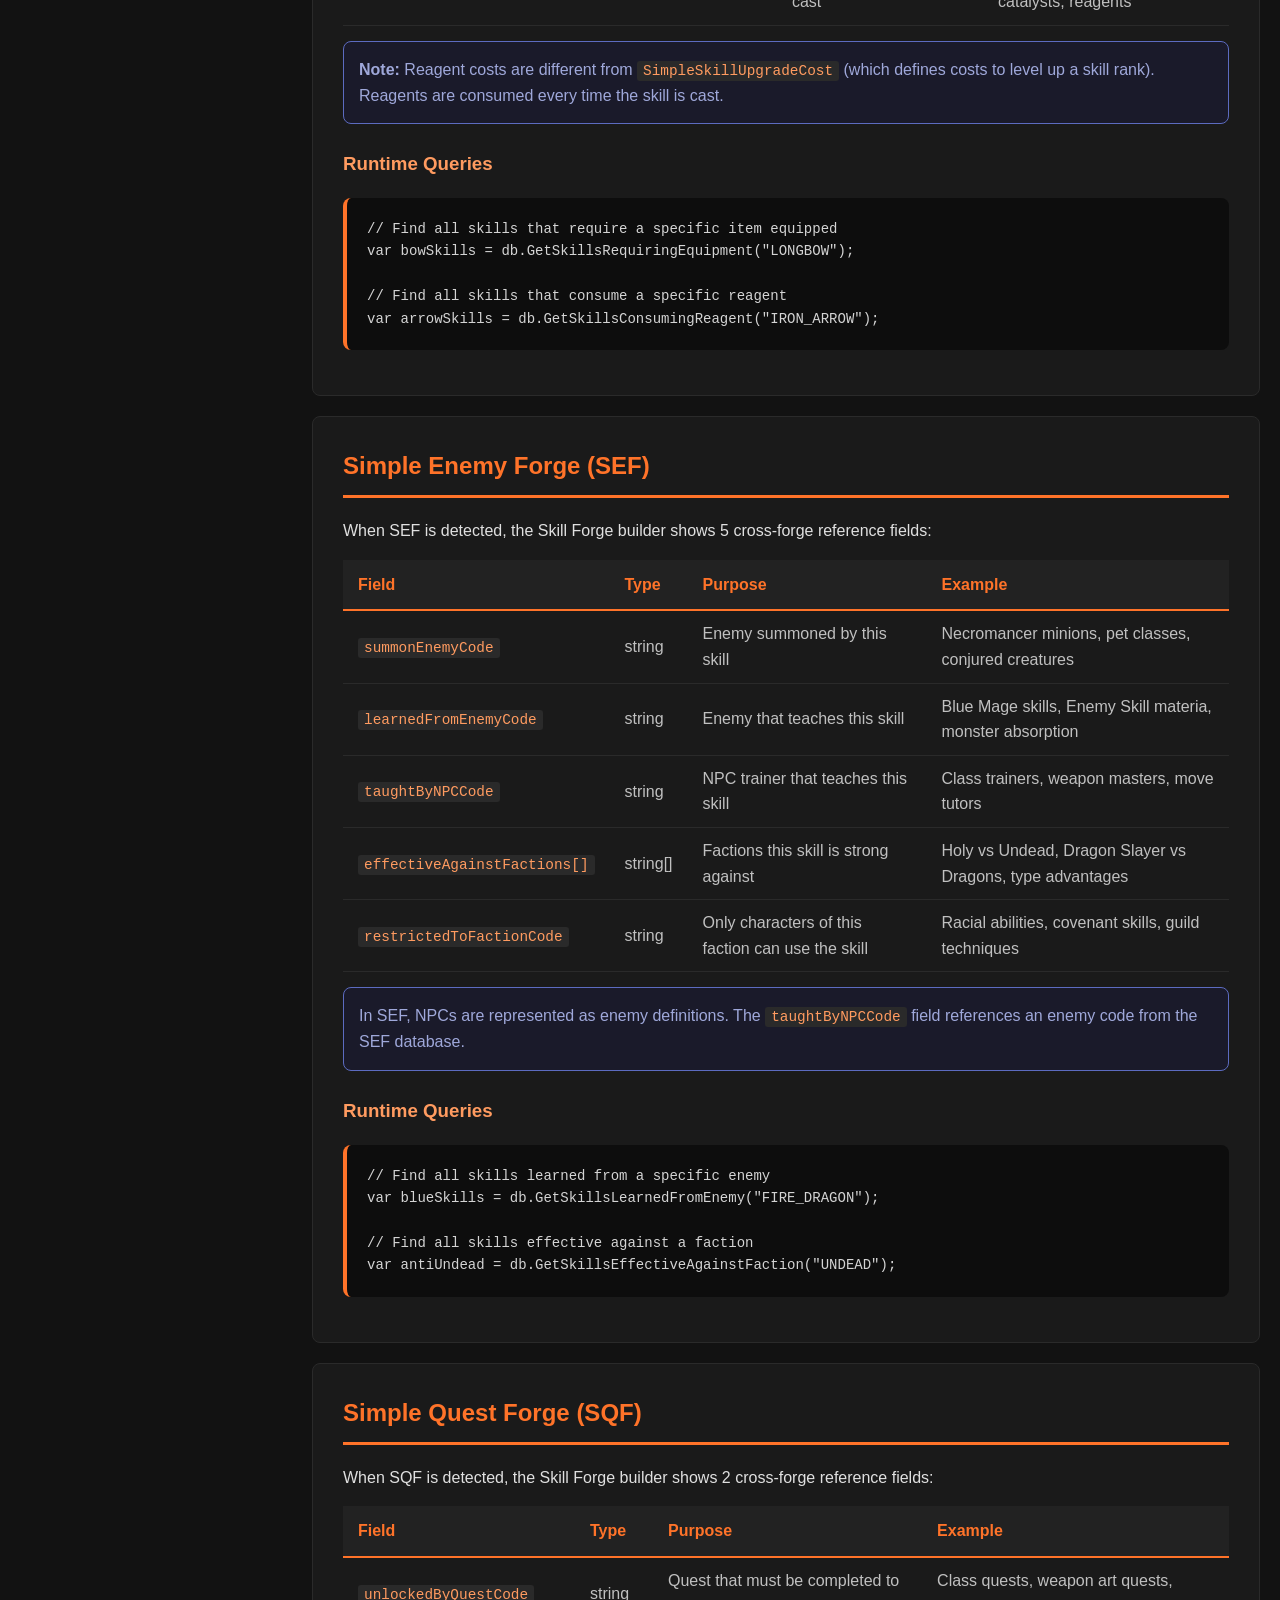
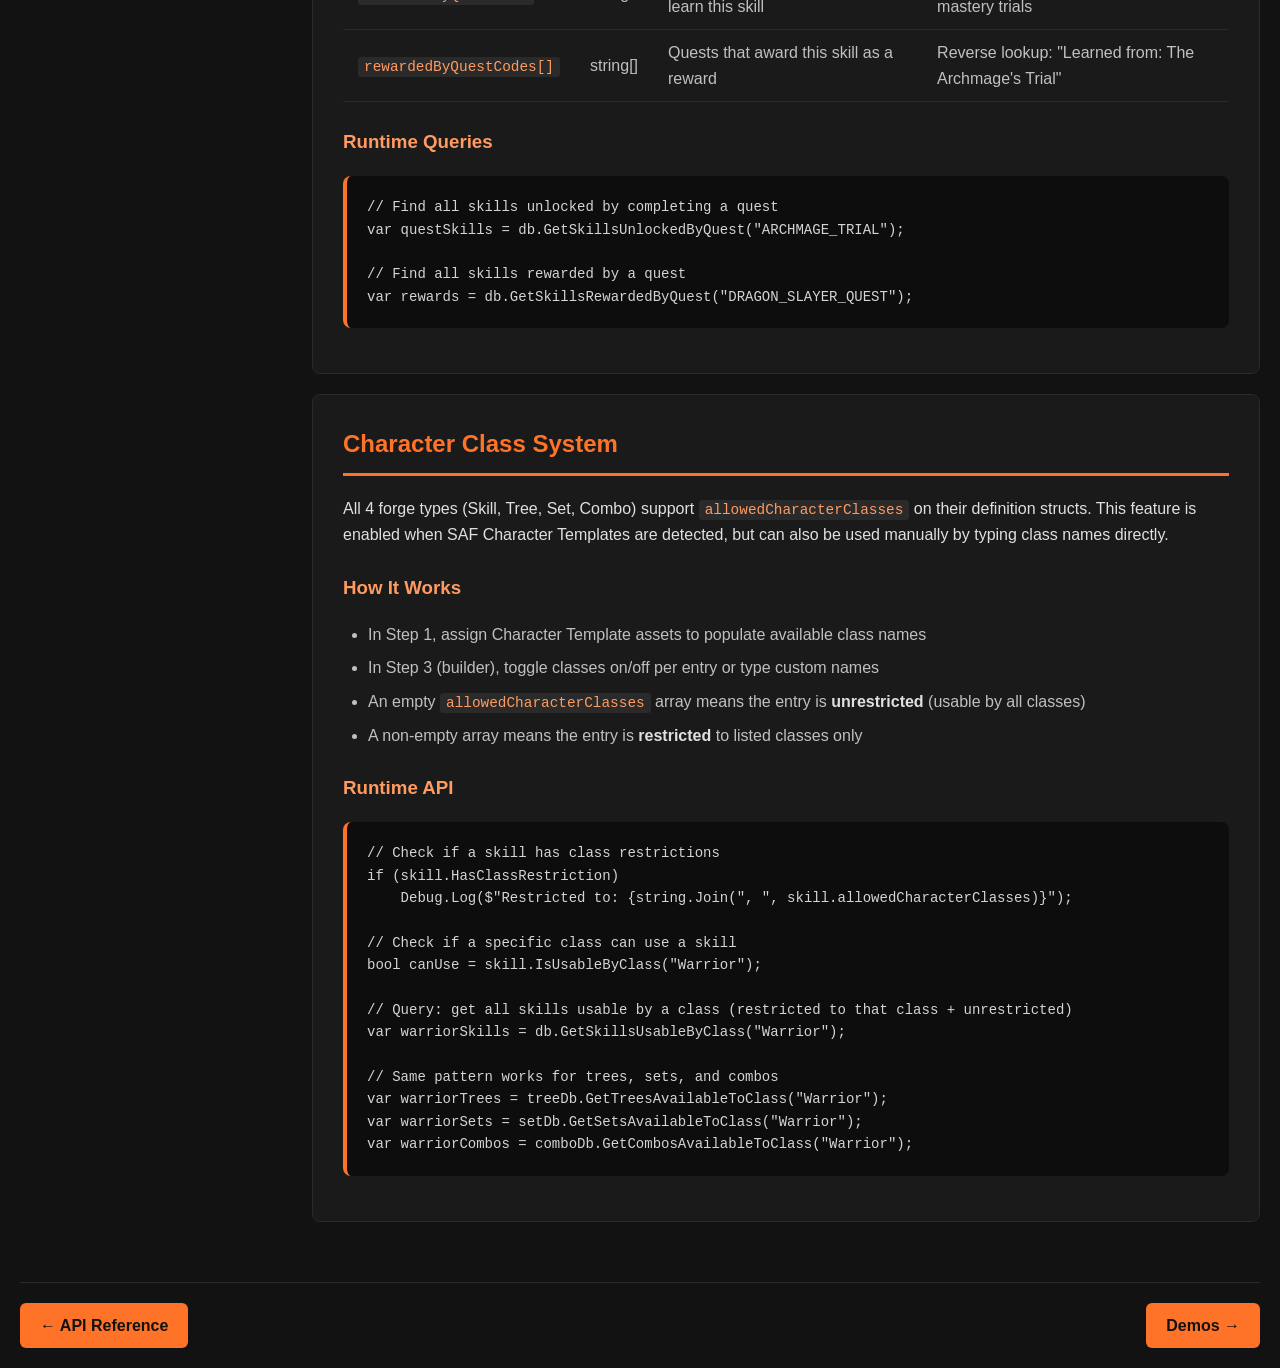
<file: integration.html>
<!DOCTYPE html>
<html lang="en">
<head>
  <meta charset="UTF-8">
  <meta name="viewport" content="width=device-width, initial-scale=1.0">
  <title>Integration - Simple Skill Forge</title>
  <link rel="stylesheet" href="assets/styles.css">
</head>
<body>
  <div class="format-selector" id="top">
    <span class="format-label">View Format:</span>
    <a href="index.html" class="format-link active">Multi-Page</a>
    <a href="single-page.html" class="format-link">Single Page</a>
  </div>
  <nav class="navbar">
    <ul>
      <li><a href="index.html">Home</a></li>
      <li><a href="installation.html">Installation</a></li>
      <li><a href="quick-start.html">Quick Start</a></li>
      <li><a href="skill-forge.html">Skill Forge</a></li>
      <li><a href="skill-tree-forge.html">Skill Trees</a></li>
      <li><a href="skill-set-forge.html">Skill Sets</a></li>
      <li><a href="skill-combo-forge.html">Skill Combos</a></li>
      <li><a href="schema-export.html">AI Workflow</a></li>
      <li><a href="templates.html">Templates</a></li>
      <li><a href="api-reference.html">API Reference</a></li>
      <li><a href="integration.html" class="active">Integration</a></li>
      <li><a href="demos.html">Demos</a></li>
      <li><a href="troubleshooting.html">Troubleshooting</a></li>
      <li><a href="about.html">About</a></li>
    </ul>
  </nav>

  <div class="hero">
    <h1>Simple Skill Forge</h1>
    <p class="tagline">Generate Complete Skill Databases, Skill Trees, Loadouts, and Combos in Minutes.</p>
  </div>

  <div class="breadcrumb">
    <a href="index.html">Home</a> / Integration
  </div>

  <div class="page-layout">
    <aside class="toc">
      <h3>On This Page</h3>
      <ul>
        <li><a href="#overview">Overview</a></li>
        <li><a href="#how-bridges-work">How Bridges Work</a></li>
        <li><a href="#saf-integration">SAF Integration</a></li>
        <li><a href="#sif-integration">SIF Integration</a></li>
        <li><a href="#sef-integration">SEF Integration</a></li>
        <li><a href="#sqf-integration">SQF Integration</a></li>
        <li><a href="#character-classes">Character Classes</a></li>
      </ul>
    </aside>
    <main class="content">

  <div class="section">
    <h1 id="overview">Cross-Forge Integration</h1>
    <p>Simple Skill Forge integrates with 4 companion packages from the Simple Forge Ecosystem. All integrations
      use <strong>safe reflection</strong> &mdash; no hard dependencies, no compile errors, no <code>#if</code>
      preprocessor directives. Install companion packages when you need them; SSF adapts automatically.</p>
    <table>
      <tr><th>Package</th><th>Package ID</th><th>What SSF Gets</th></tr>
      <tr>
        <td><strong>Simple Attribute Forge</strong></td>
        <td><code>com.livingfailure.simple-attribute-forge</code></td>
        <td>Modifier assets on skills/ranks/bonuses, character class restrictions</td>
      </tr>
      <tr>
        <td><strong>Simple Item Forge</strong></td>
        <td><code>com.livingfailure.simple-item-forge</code></td>
        <td>4 skill-item reference fields + reagent costs</td>
      </tr>
      <tr>
        <td><strong>Simple Enemy Forge</strong></td>
        <td><code>com.livingfailure.simple-enemy-forge</code></td>
        <td>5 skill-enemy/faction reference fields</td>
      </tr>
      <tr>
        <td><strong>Simple Quest Forge</strong></td>
        <td><code>com.livingfailure.simple-quest-forge</code></td>
        <td>2 skill-quest reference fields</td>
      </tr>
    </table>
  </div>

  <div class="section">
    <h2 id="how-bridges-work">How Bridges Work</h2>
    <p>SSF uses two detection paths:</p>

    <h3>1. UPM Detection (Automatic)</h3>
    <p>The <code>.asmdef</code> files contain <code>versionDefines</code> that detect companion packages by
      their UPM package name and set scripting defines automatically:</p>
    <div class="code-block">"versionDefines": [
  { "name": "com.livingfailure.simple-attribute-forge", "expression": "", "define": "SIMPLE_ATTRIBUTE_FORGE" },
  { "name": "com.livingfailure.simple-item-forge", "expression": "", "define": "SIMPLE_ITEM_FORGE" },
  { "name": "com.livingfailure.simple-enemy-forge", "expression": "", "define": "SIMPLE_ENEMY_FORGE" },
  { "name": "com.livingfailure.simple-quest-forge", "expression": "", "define": "SIMPLE_QUEST_FORGE" }
]</div>

    <h3>2. Reflection Detection (Fallback)</h3>
    <p>For non-UPM installs (Asset Store, .unitypackage), bridge classes use <code>Type.GetType()</code> to
      probe for companion types at editor time. Each bridge is a static class that caches type references and
      builds delegate-based accessors:</p>
    <div class="code-block">// Example: SIFBridge probes for item data source
var type = Type.GetType("SimpleItemForge.ISimpleItemDataSource, SimpleItemForge.Runtime");
if (type != null) {
    IsAvailable = true;
    GetItemCodes = (db) => (string[])type.GetMethod("GetItemCodes").Invoke(db, null);
}</div>
    <p>At <strong>runtime</strong>, the demo scenes use <code>FindType()</code> (scanning all loaded assemblies)
      instead of <code>Type.GetType()</code> with assembly-qualified names, since assembly names may vary
      between UPM and Asset Store installs.</p>
  </div>

  <div class="section">
    <h2 id="saf-integration">Simple Attribute Forge (SAF)</h2>
    <p>When SAF is detected, the following features become available:</p>

    <h3>Modifier Assets</h3>
    <p>The Skill Forge builder (Step 3) shows a <strong>Skill Modifiers</strong> section where you can assign
      <code>SimpleModifierAssetBase</code> ScriptableObjects to skills. Each rank can also have its own modifier
      assets. The Skill Set Forge allows modifiers on set bonuses.</p>

    <h3>Character Class Restrictions</h3>
    <p>When SAF Character Templates are detected, all 4 forges show an <strong>Allowed Character Classes</strong>
      section. You can assign character template assets in Step 1, and the builder provides checkbox toggles
      for each detected class name plus a manual entry list.</p>
    <p>At runtime, each definition struct has <code>allowedCharacterClasses</code> (string[]) with
      <code>HasClassRestriction</code> and <code>IsUsableByClass()</code> / <code>IsAvailableToClass()</code>
      accessors. The interfaces provide <code>GetSkillsForClass()</code> and <code>GetSkillsUsableByClass()</code>
      query methods.</p>
  </div>

  <div class="section">
    <h2 id="sif-integration">Simple Item Forge (SIF)</h2>
    <p>When SIF is detected, the Skill Forge builder shows 4 cross-forge reference fields plus reagent costs:</p>
    <table>
      <tr><th>Field</th><th>Type</th><th>Purpose</th><th>Example</th></tr>
      <tr>
        <td><code>grantedByItemCode</code></td><td>string</td>
        <td>Item that teaches/grants this skill</td>
        <td>Skill books, scrolls, equipment passives, gem sockets</td>
      </tr>
      <tr>
        <td><code>requiredEquipmentCode</code></td><td>string</td>
        <td>Item that must be equipped to use this skill</td>
        <td>Bow for arrow skills, staff for magic, specific weapon types</td>
      </tr>
      <tr>
        <td><code>producesItemCode</code></td><td>string</td>
        <td>Item created when skill is used</td>
        <td>Conjure food, crafting skills, transmutation, gathering yields</td>
      </tr>
      <tr>
        <td><code>reagentCosts[]</code></td><td>SimpleSkillReagentCost[]</td>
        <td>Items consumed per cast</td>
        <td>Arrows, soul shards, catalysts, reagents</td>
      </tr>
    </table>
    <div class="info"><strong>Note:</strong> Reagent costs are different from <code>SimpleSkillUpgradeCost</code>
      (which defines costs to level up a skill rank). Reagents are consumed every time the skill is cast.</div>

    <h3>Runtime Queries</h3>
    <div class="code-block">// Find all skills that require a specific item equipped
var bowSkills = db.GetSkillsRequiringEquipment("LONGBOW");

// Find all skills that consume a specific reagent
var arrowSkills = db.GetSkillsConsumingReagent("IRON_ARROW");</div>
  </div>

  <div class="section">
    <h2 id="sef-integration">Simple Enemy Forge (SEF)</h2>
    <p>When SEF is detected, the Skill Forge builder shows 5 cross-forge reference fields:</p>
    <table>
      <tr><th>Field</th><th>Type</th><th>Purpose</th><th>Example</th></tr>
      <tr>
        <td><code>summonEnemyCode</code></td><td>string</td>
        <td>Enemy summoned by this skill</td>
        <td>Necromancer minions, pet classes, conjured creatures</td>
      </tr>
      <tr>
        <td><code>learnedFromEnemyCode</code></td><td>string</td>
        <td>Enemy that teaches this skill</td>
        <td>Blue Mage skills, Enemy Skill materia, monster absorption</td>
      </tr>
      <tr>
        <td><code>taughtByNPCCode</code></td><td>string</td>
        <td>NPC trainer that teaches this skill</td>
        <td>Class trainers, weapon masters, move tutors</td>
      </tr>
      <tr>
        <td><code>effectiveAgainstFactions[]</code></td><td>string[]</td>
        <td>Factions this skill is strong against</td>
        <td>Holy vs Undead, Dragon Slayer vs Dragons, type advantages</td>
      </tr>
      <tr>
        <td><code>restrictedToFactionCode</code></td><td>string</td>
        <td>Only characters of this faction can use the skill</td>
        <td>Racial abilities, covenant skills, guild techniques</td>
      </tr>
    </table>
    <div class="info">In SEF, NPCs are represented as enemy definitions. The <code>taughtByNPCCode</code> field
      references an enemy code from the SEF database.</div>

    <h3>Runtime Queries</h3>
    <div class="code-block">// Find all skills learned from a specific enemy
var blueSkills = db.GetSkillsLearnedFromEnemy("FIRE_DRAGON");

// Find all skills effective against a faction
var antiUndead = db.GetSkillsEffectiveAgainstFaction("UNDEAD");</div>
  </div>

  <div class="section">
    <h2 id="sqf-integration">Simple Quest Forge (SQF)</h2>
    <p>When SQF is detected, the Skill Forge builder shows 2 cross-forge reference fields:</p>
    <table>
      <tr><th>Field</th><th>Type</th><th>Purpose</th><th>Example</th></tr>
      <tr>
        <td><code>unlockedByQuestCode</code></td><td>string</td>
        <td>Quest that must be completed to learn this skill</td>
        <td>Class quests, weapon art quests, mastery trials</td>
      </tr>
      <tr>
        <td><code>rewardedByQuestCodes[]</code></td><td>string[]</td>
        <td>Quests that award this skill as a reward</td>
        <td>Reverse lookup: "Learned from: The Archmage's Trial"</td>
      </tr>
    </table>

    <h3>Runtime Queries</h3>
    <div class="code-block">// Find all skills unlocked by completing a quest
var questSkills = db.GetSkillsUnlockedByQuest("ARCHMAGE_TRIAL");

// Find all skills rewarded by a quest
var rewards = db.GetSkillsRewardedByQuest("DRAGON_SLAYER_QUEST");</div>
  </div>

  <div class="section">
    <h2 id="character-classes">Character Class System</h2>
    <p>All 4 forge types (Skill, Tree, Set, Combo) support <code>allowedCharacterClasses</code> on their
      definition structs. This feature is enabled when SAF Character Templates are detected, but can also
      be used manually by typing class names directly.</p>

    <h3>How It Works</h3>
    <ul>
      <li>In Step 1, assign Character Template assets to populate available class names</li>
      <li>In Step 3 (builder), toggle classes on/off per entry or type custom names</li>
      <li>An empty <code>allowedCharacterClasses</code> array means the entry is <strong>unrestricted</strong>
        (usable by all classes)</li>
      <li>A non-empty array means the entry is <strong>restricted</strong> to listed classes only</li>
    </ul>

    <h3>Runtime API</h3>
    <div class="code-block">// Check if a skill has class restrictions
if (skill.HasClassRestriction)
    Debug.Log($"Restricted to: {string.Join(", ", skill.allowedCharacterClasses)}");

// Check if a specific class can use a skill
bool canUse = skill.IsUsableByClass("Warrior");

// Query: get all skills usable by a class (restricted to that class + unrestricted)
var warriorSkills = db.GetSkillsUsableByClass("Warrior");

// Same pattern works for trees, sets, and combos
var warriorTrees = treeDb.GetTreesAvailableToClass("Warrior");
var warriorSets = setDb.GetSetsAvailableToClass("Warrior");
var warriorCombos = comboDb.GetCombosAvailableToClass("Warrior");</div>
  </div>

    </main>
  </div>

  <div class="page-nav">
    <a href="api-reference.html">&larr; API Reference</a>
    <a href="demos.html">Demos &rarr;</a>
  </div>

  <a href="#top" class="scroll-btn scroll-to-top" title="Scroll to top">&uarr;</a>

</body>
</html>
</file>
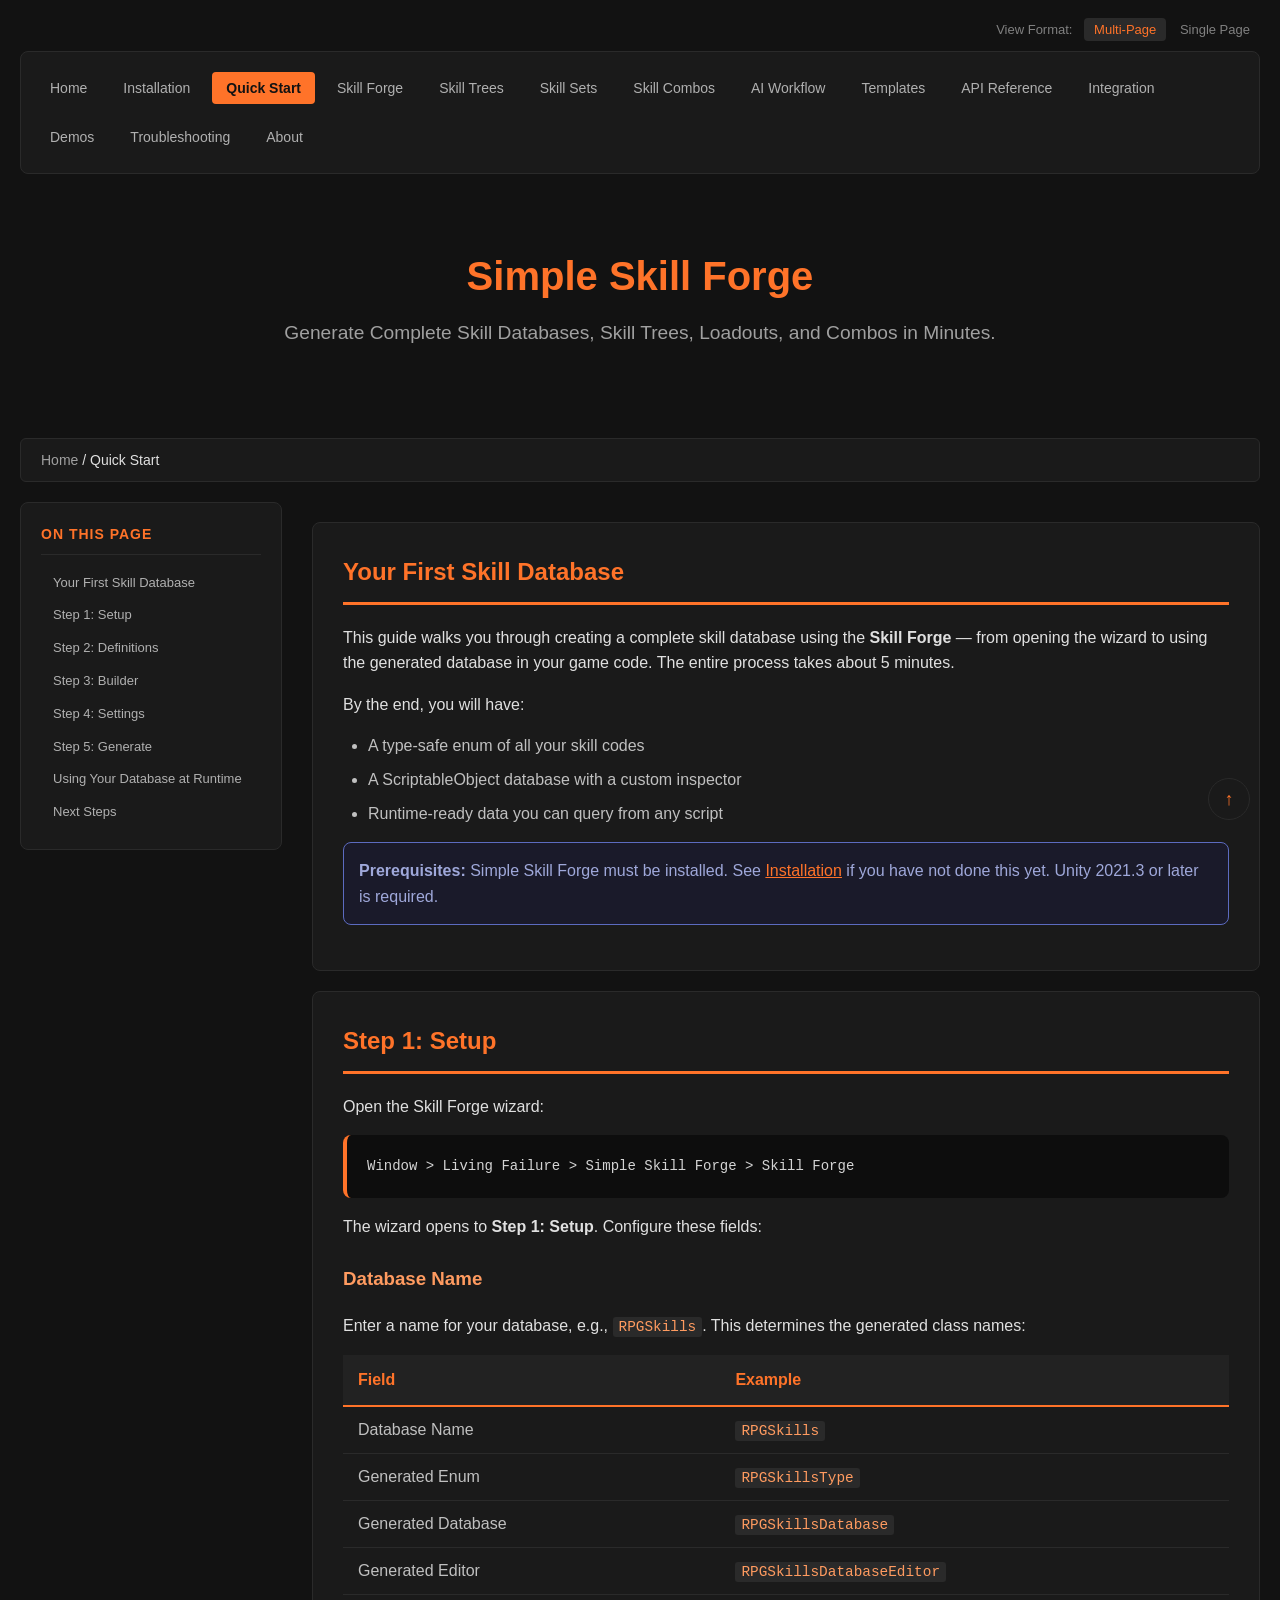
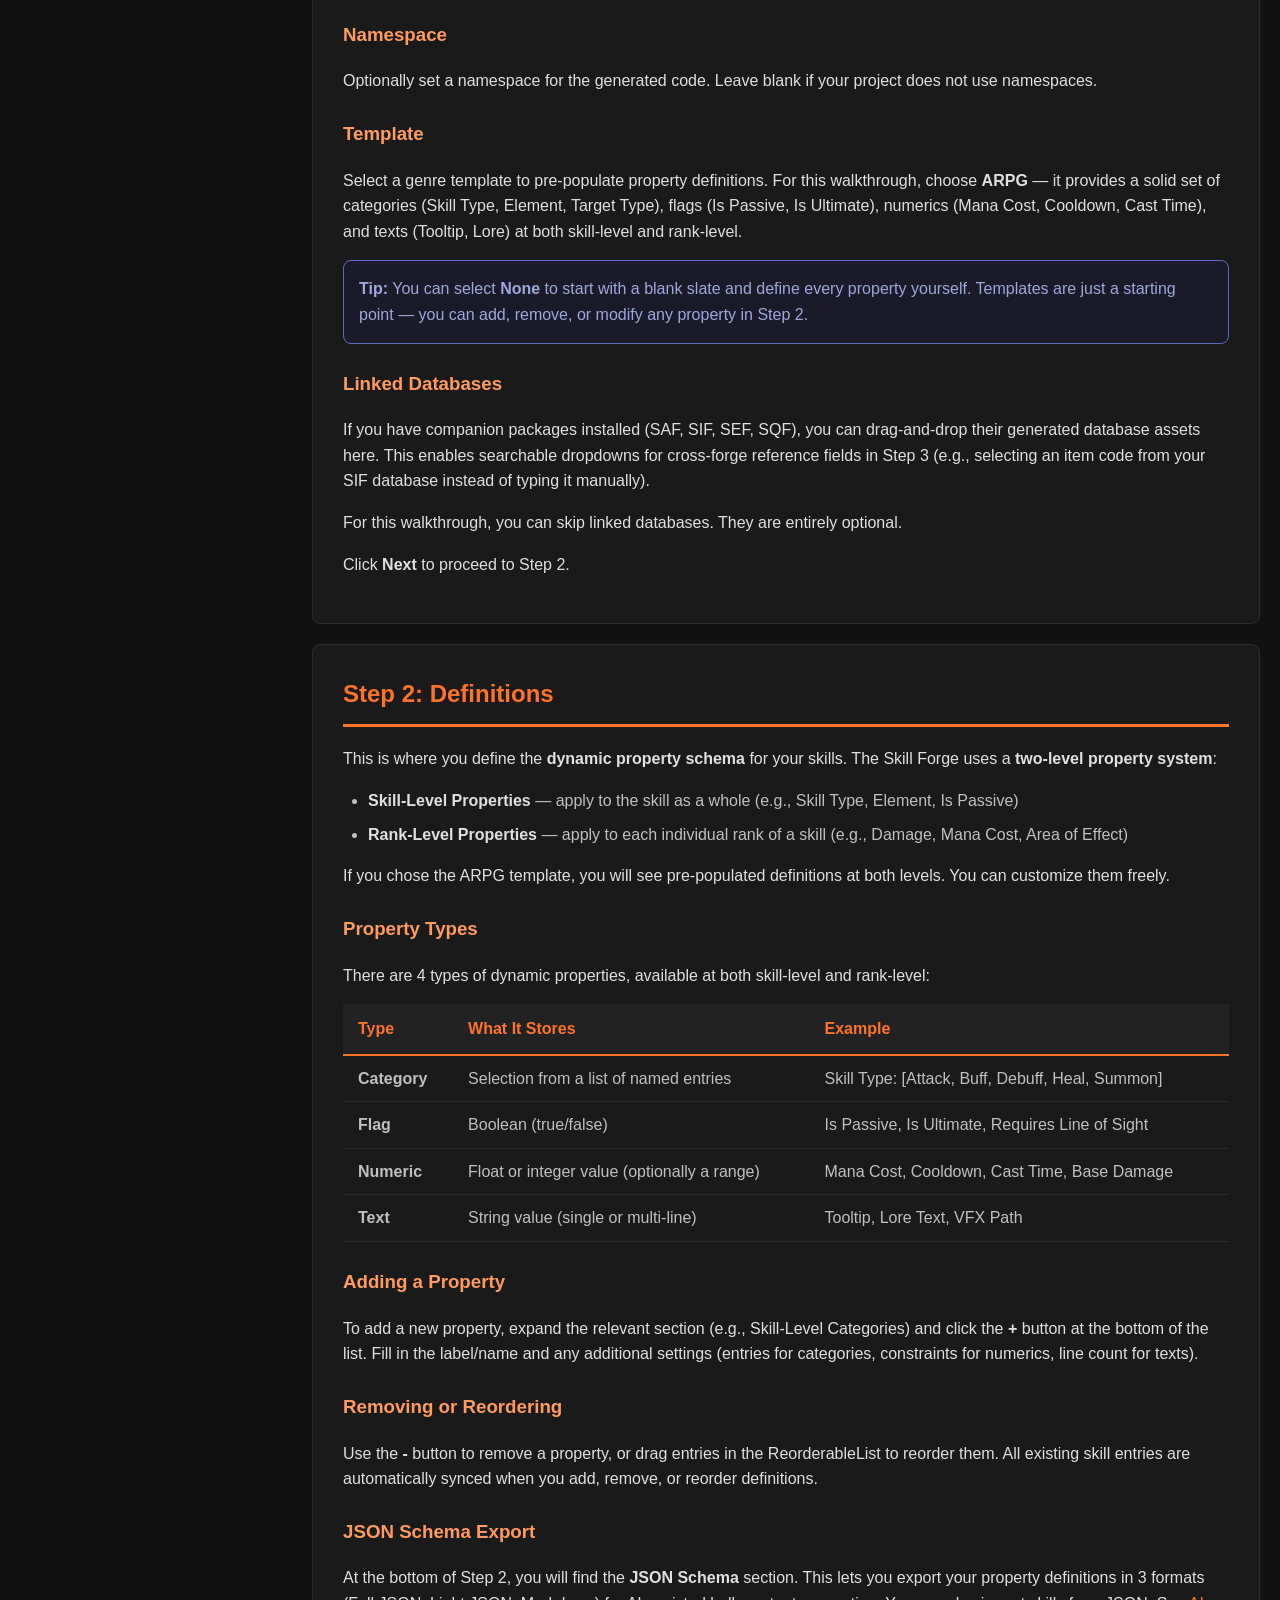
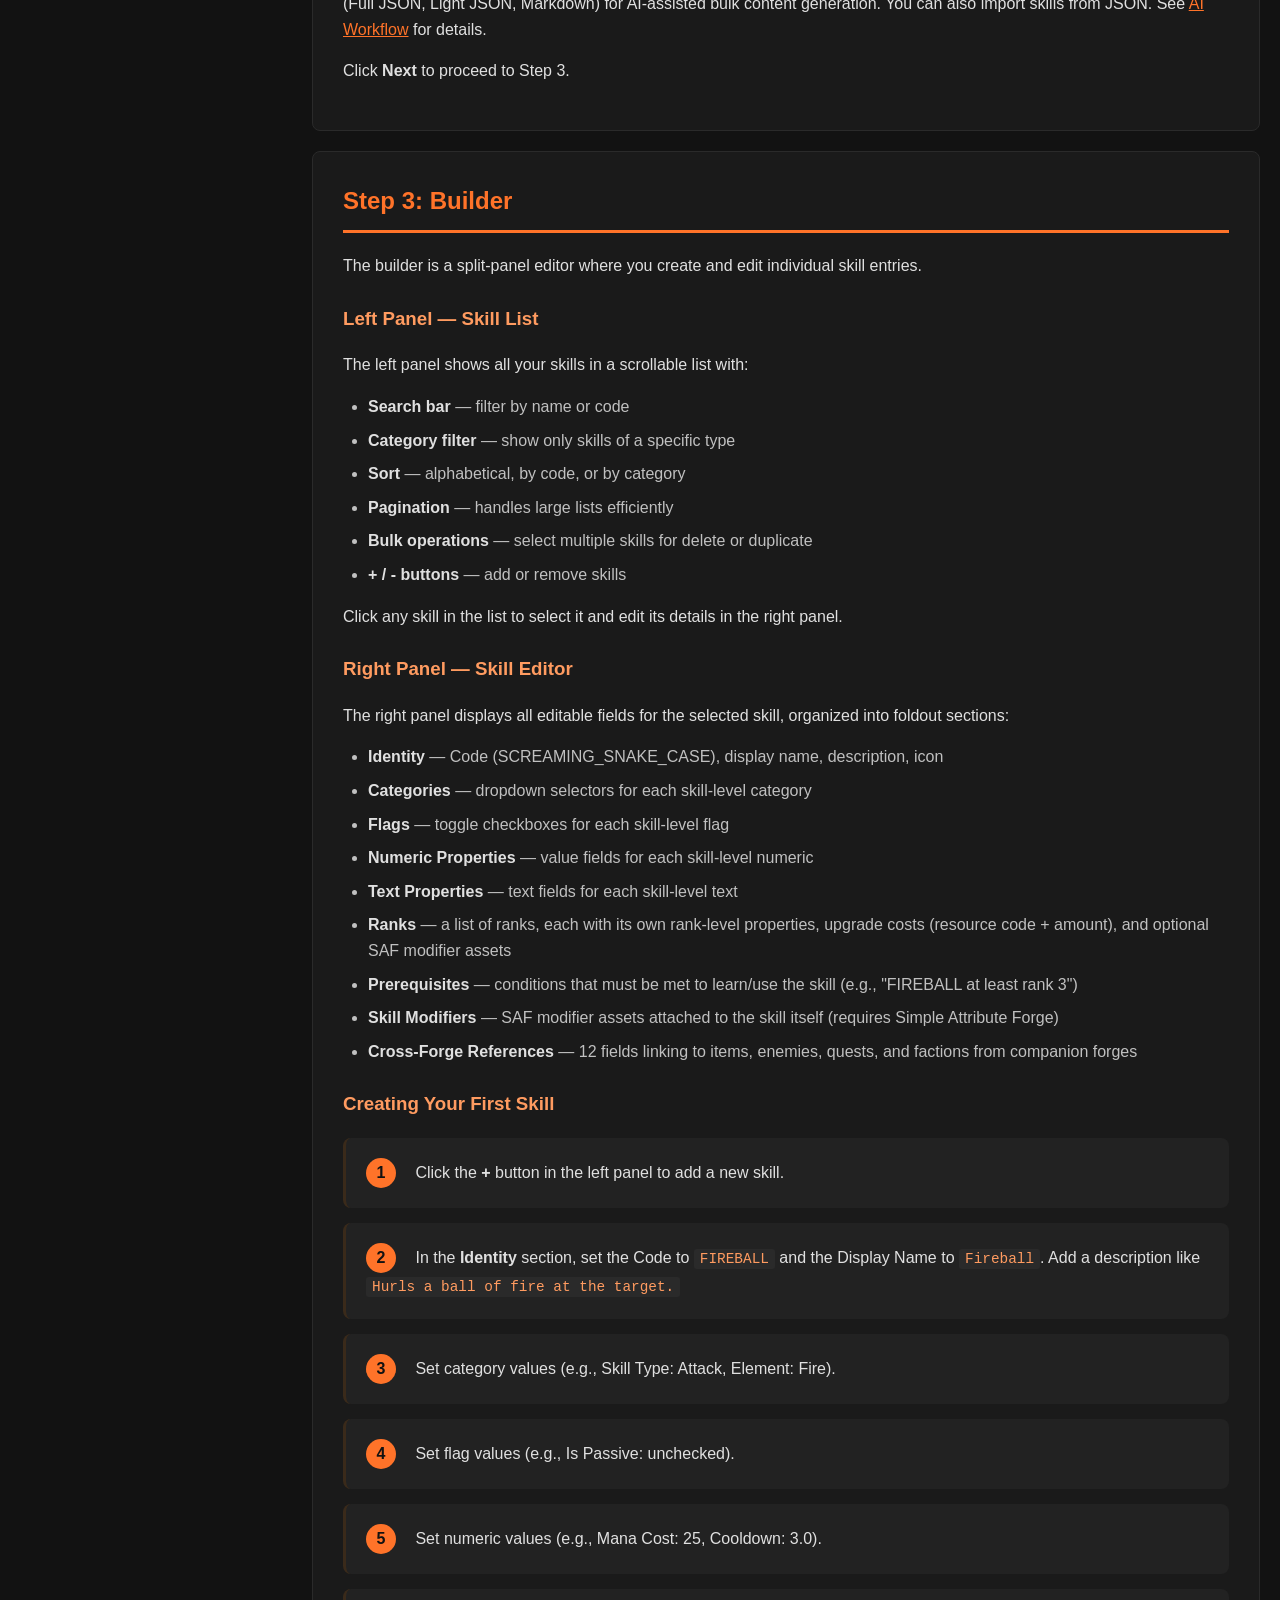
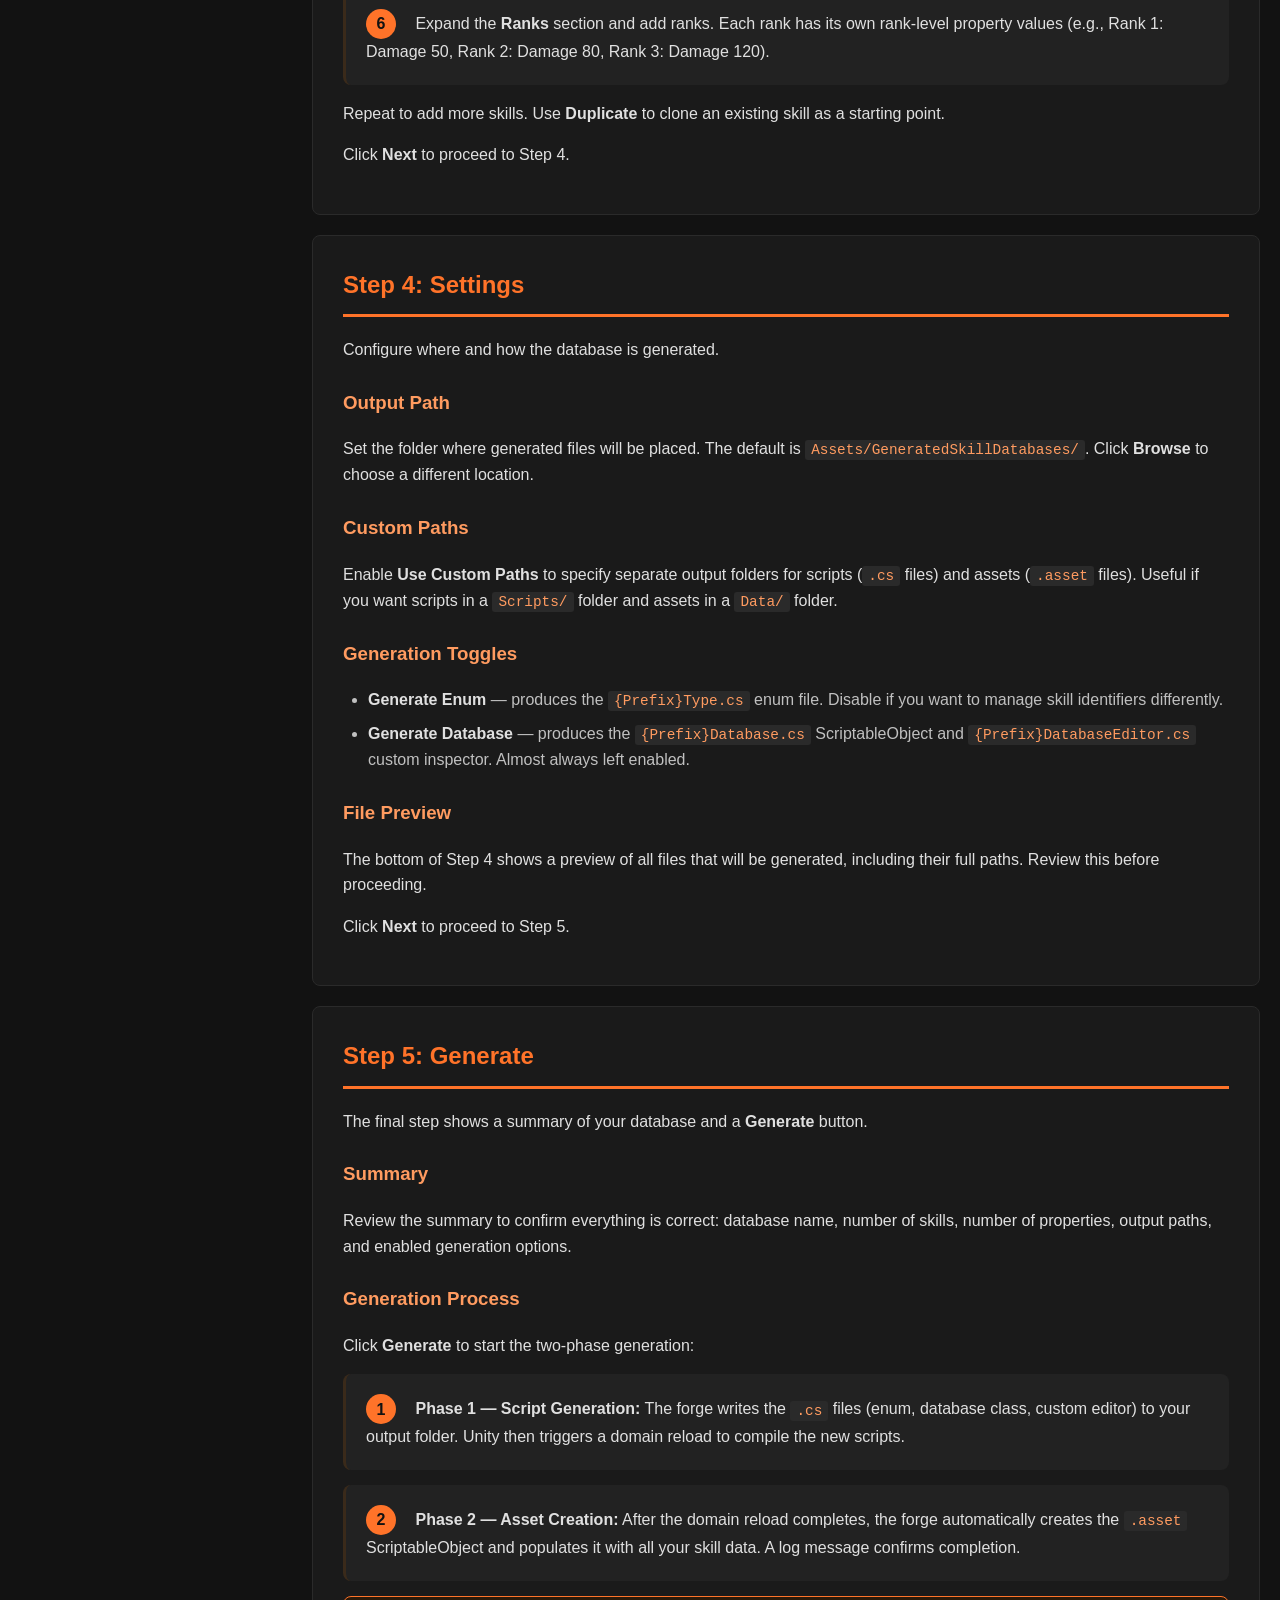
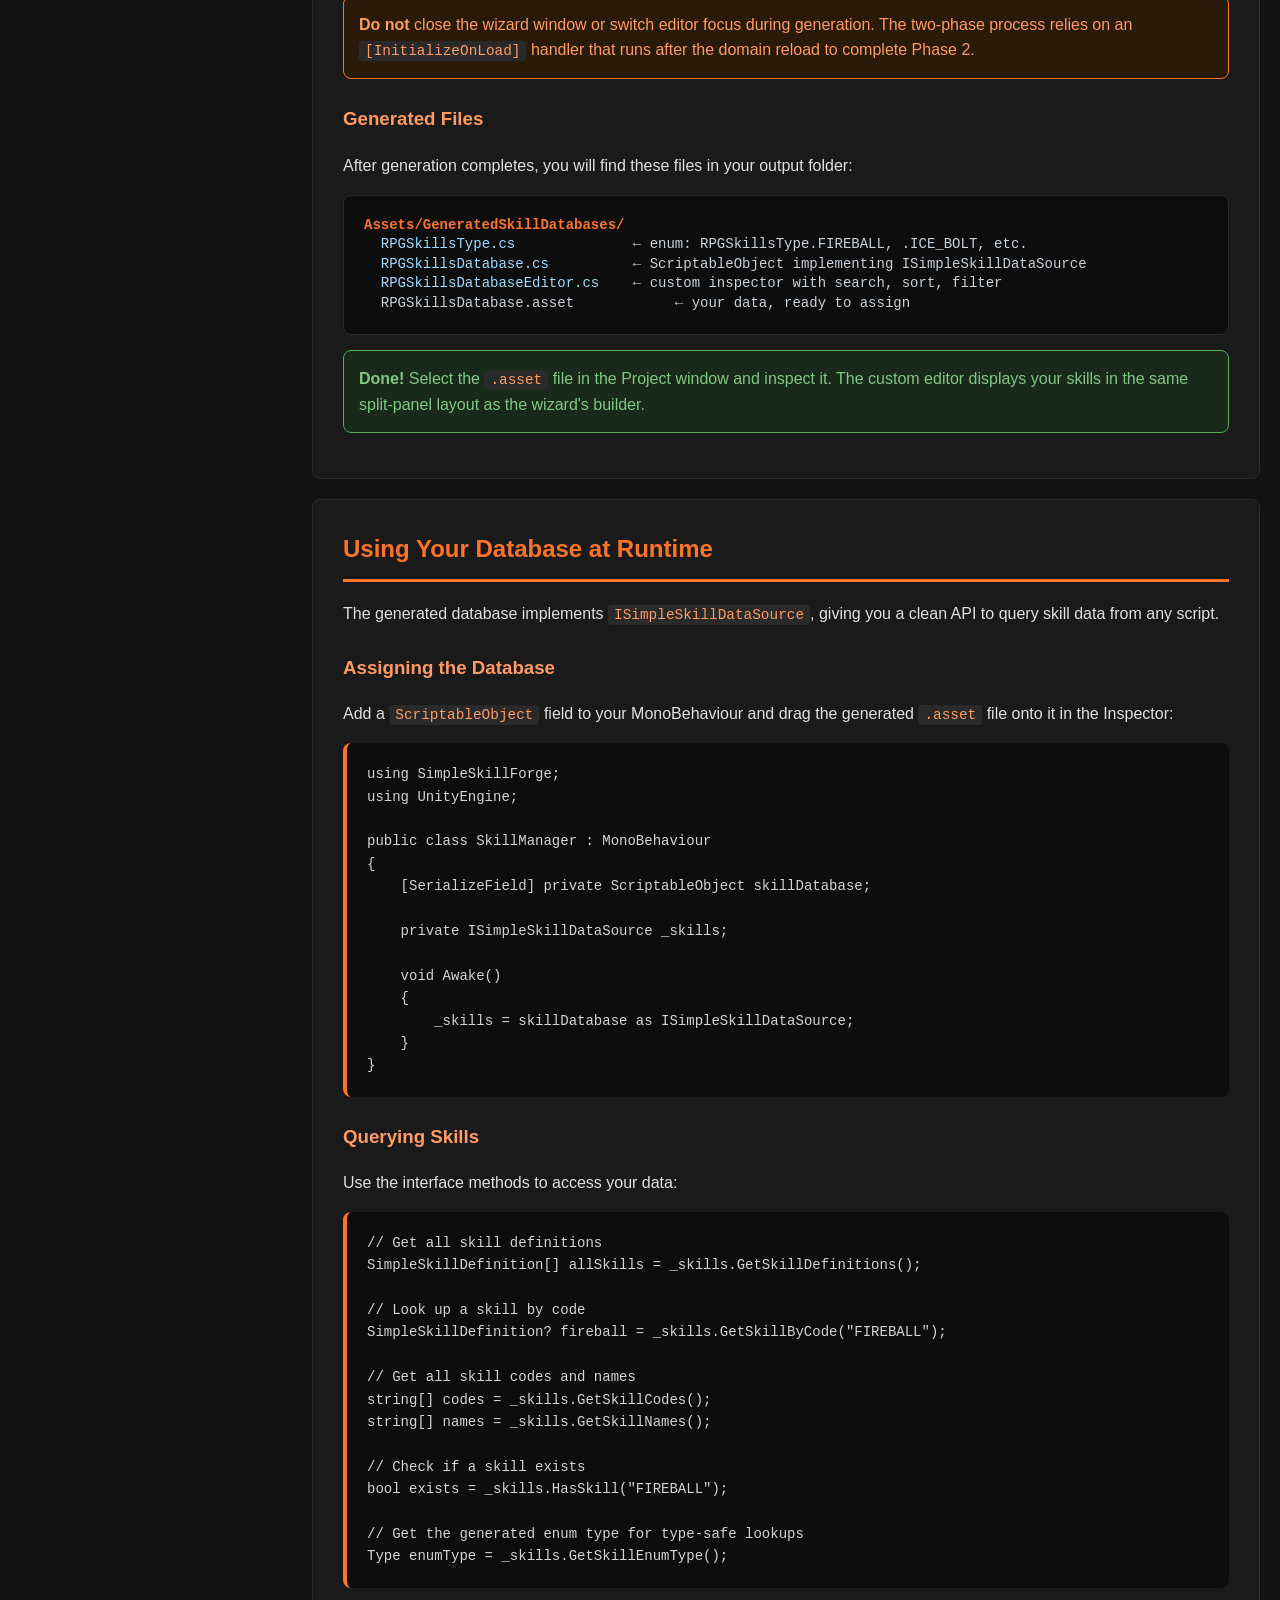
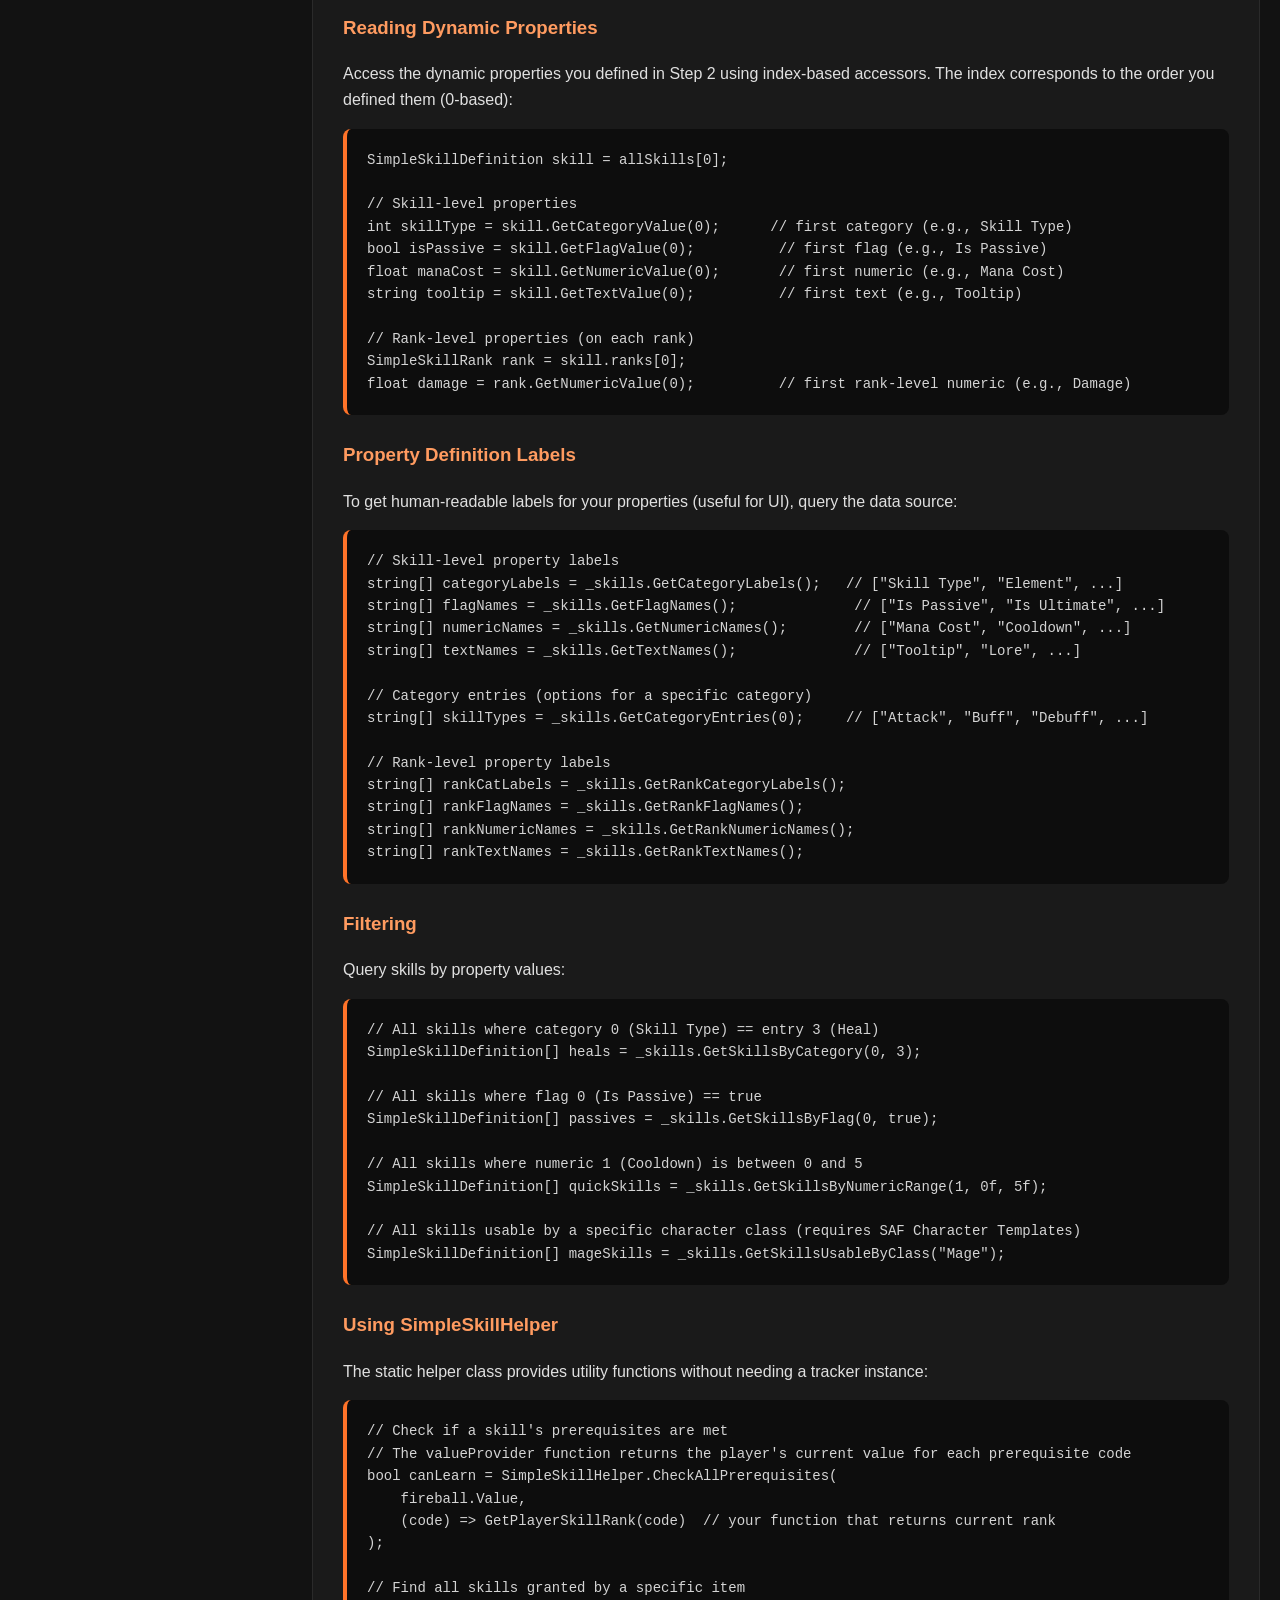
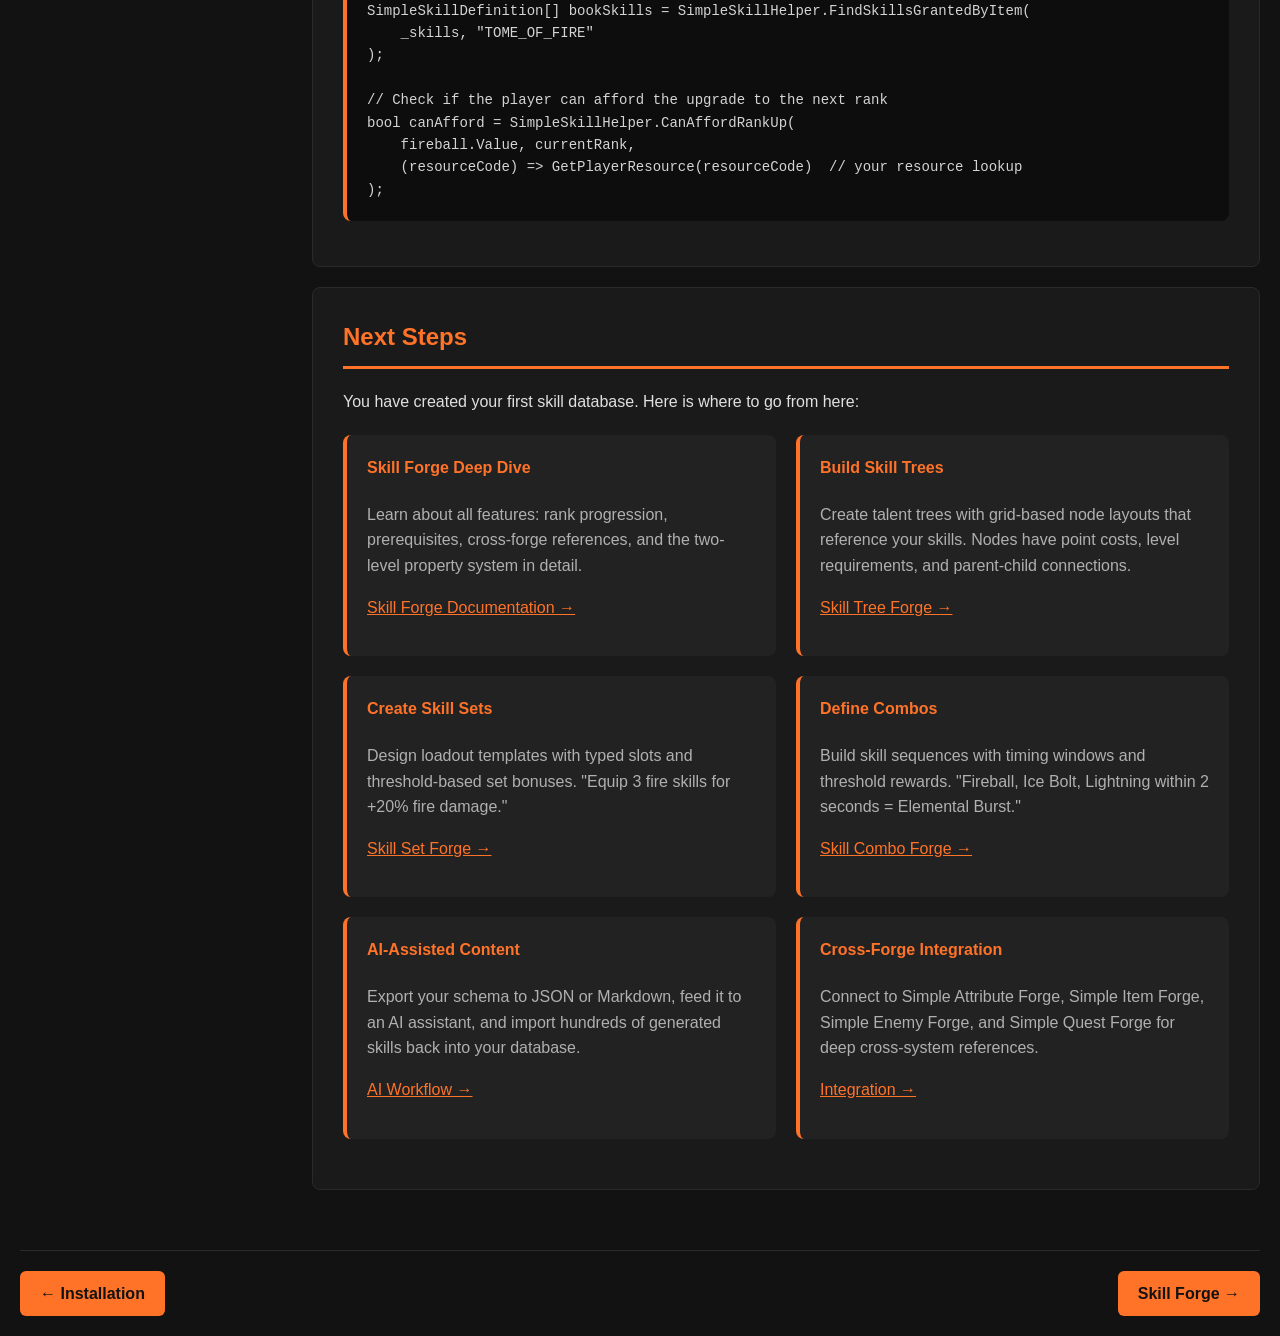
<file: quick-start.html>
<!DOCTYPE html>
<html lang="en">
<head>
  <meta charset="UTF-8">
  <meta name="viewport" content="width=device-width, initial-scale=1.0">
  <title>Quick Start - Simple Skill Forge</title>
  <link rel="stylesheet" href="assets/styles.css">
</head>
<body>

  <div class="format-selector" id="top">
    <span class="format-label">View Format:</span>
    <a href="index.html" class="format-link active">Multi-Page</a>
    <a href="single-page.html" class="format-link">Single Page</a>
  </div>

  <nav class="navbar">
    <ul>
      <li><a href="index.html">Home</a></li>
      <li><a href="installation.html">Installation</a></li>
      <li><a href="quick-start.html" class="active">Quick Start</a></li>
      <li><a href="skill-forge.html">Skill Forge</a></li>
      <li><a href="skill-tree-forge.html">Skill Trees</a></li>
      <li><a href="skill-set-forge.html">Skill Sets</a></li>
      <li><a href="skill-combo-forge.html">Skill Combos</a></li>
      <li><a href="schema-export.html">AI Workflow</a></li>
      <li><a href="templates.html">Templates</a></li>
      <li><a href="api-reference.html">API Reference</a></li>
      <li><a href="integration.html">Integration</a></li>
      <li><a href="demos.html">Demos</a></li>
      <li><a href="troubleshooting.html">Troubleshooting</a></li>
      <li><a href="about.html">About</a></li>
    </ul>
  </nav>

  <div class="hero">
    <h1>Simple Skill Forge</h1>
    <p class="tagline">Generate Complete Skill Databases, Skill Trees, Loadouts, and Combos in Minutes.</p>
  </div>

  <div class="breadcrumb">
    <a href="index.html">Home</a> / Quick Start
  </div>

  <div class="page-layout">
    <aside class="toc">
      <h3>On This Page</h3>
      <ul>
        <li><a href="#your-first-skill-database">Your First Skill Database</a></li>
        <li><a href="#step-1-setup">Step 1: Setup</a></li>
        <li><a href="#step-2-definitions">Step 2: Definitions</a></li>
        <li><a href="#step-3-builder">Step 3: Builder</a></li>
        <li><a href="#step-4-settings">Step 4: Settings</a></li>
        <li><a href="#step-5-generate">Step 5: Generate</a></li>
        <li><a href="#using-your-database">Using Your Database at Runtime</a></li>
        <li><a href="#next-steps">Next Steps</a></li>
      </ul>
    </aside>
    <main class="content">

  <div class="section">
    <h2 id="your-first-skill-database">Your First Skill Database</h2>
    <p>This guide walks you through creating a complete skill database using the <strong>Skill Forge</strong>
      &mdash; from opening the wizard to using the generated database in your game code. The entire process
      takes about 5 minutes.</p>
    <p>By the end, you will have:</p>
    <ul>
      <li>A type-safe enum of all your skill codes</li>
      <li>A ScriptableObject database with a custom inspector</li>
      <li>Runtime-ready data you can query from any script</li>
    </ul>

    <div class="info">
      <strong>Prerequisites:</strong> Simple Skill Forge must be installed. See
      <a href="installation.html">Installation</a> if you have not done this yet.
      Unity 2021.3 or later is required.
    </div>
  </div>

  <div class="section">
    <h2 id="step-1-setup">Step 1: Setup</h2>
    <p>Open the Skill Forge wizard:</p>
    <div class="code-block">Window &gt; Living Failure &gt; Simple Skill Forge &gt; Skill Forge</div>
    <p>The wizard opens to <strong>Step 1: Setup</strong>. Configure these fields:</p>

    <h3>Database Name</h3>
    <p>Enter a name for your database, e.g., <code>RPGSkills</code>. This determines the generated class names:</p>
    <table>
      <tr>
        <th>Field</th>
        <th>Example</th>
      </tr>
      <tr>
        <td>Database Name</td>
        <td><code>RPGSkills</code></td>
      </tr>
      <tr>
        <td>Generated Enum</td>
        <td><code>RPGSkillsType</code></td>
      </tr>
      <tr>
        <td>Generated Database</td>
        <td><code>RPGSkillsDatabase</code></td>
      </tr>
      <tr>
        <td>Generated Editor</td>
        <td><code>RPGSkillsDatabaseEditor</code></td>
      </tr>
    </table>

    <h3>Namespace</h3>
    <p>Optionally set a namespace for the generated code. Leave blank if your project does not use namespaces.</p>

    <h3>Template</h3>
    <p>Select a genre template to pre-populate property definitions. For this walkthrough, choose
      <strong>ARPG</strong> &mdash; it provides a solid set of categories (Skill Type, Element, Target Type),
      flags (Is Passive, Is Ultimate), numerics (Mana Cost, Cooldown, Cast Time), and texts (Tooltip, Lore)
      at both skill-level and rank-level.</p>

    <div class="info">
      <strong>Tip:</strong> You can select <strong>None</strong> to start with a blank slate and define
      every property yourself. Templates are just a starting point &mdash; you can add, remove, or modify
      any property in Step 2.
    </div>

    <h3>Linked Databases</h3>
    <p>If you have companion packages installed (SAF, SIF, SEF, SQF), you can drag-and-drop their generated
      database assets here. This enables searchable dropdowns for cross-forge reference fields in Step 3
      (e.g., selecting an item code from your SIF database instead of typing it manually).</p>
    <p>For this walkthrough, you can skip linked databases. They are entirely optional.</p>

    <p>Click <strong>Next</strong> to proceed to Step 2.</p>
  </div>

  <div class="section">
    <h2 id="step-2-definitions">Step 2: Definitions</h2>
    <p>This is where you define the <strong>dynamic property schema</strong> for your skills. The Skill Forge
      uses a <strong>two-level property system</strong>:</p>
    <ul>
      <li><strong>Skill-Level Properties</strong> &mdash; apply to the skill as a whole (e.g., Skill Type, Element, Is Passive)</li>
      <li><strong>Rank-Level Properties</strong> &mdash; apply to each individual rank of a skill (e.g., Damage, Mana Cost, Area of Effect)</li>
    </ul>

    <p>If you chose the ARPG template, you will see pre-populated definitions at both levels. You can customize
      them freely.</p>

    <h3>Property Types</h3>
    <p>There are 4 types of dynamic properties, available at both skill-level and rank-level:</p>
    <table>
      <tr>
        <th>Type</th>
        <th>What It Stores</th>
        <th>Example</th>
      </tr>
      <tr>
        <td><strong>Category</strong></td>
        <td>Selection from a list of named entries</td>
        <td>Skill Type: [Attack, Buff, Debuff, Heal, Summon]</td>
      </tr>
      <tr>
        <td><strong>Flag</strong></td>
        <td>Boolean (true/false)</td>
        <td>Is Passive, Is Ultimate, Requires Line of Sight</td>
      </tr>
      <tr>
        <td><strong>Numeric</strong></td>
        <td>Float or integer value (optionally a range)</td>
        <td>Mana Cost, Cooldown, Cast Time, Base Damage</td>
      </tr>
      <tr>
        <td><strong>Text</strong></td>
        <td>String value (single or multi-line)</td>
        <td>Tooltip, Lore Text, VFX Path</td>
      </tr>
    </table>

    <h3>Adding a Property</h3>
    <p>To add a new property, expand the relevant section (e.g., Skill-Level Categories) and click the
      <strong>+</strong> button at the bottom of the list. Fill in the label/name and any additional settings
      (entries for categories, constraints for numerics, line count for texts).</p>

    <h3>Removing or Reordering</h3>
    <p>Use the <strong>-</strong> button to remove a property, or drag entries in the ReorderableList to
      reorder them. All existing skill entries are automatically synced when you add, remove, or reorder definitions.</p>

    <h3>JSON Schema Export</h3>
    <p>At the bottom of Step 2, you will find the <strong>JSON Schema</strong> section. This lets you export
      your property definitions in 3 formats (Full JSON, Light JSON, Markdown) for AI-assisted bulk content
      generation. You can also import skills from JSON. See <a href="schema-export.html">AI Workflow</a> for details.</p>

    <p>Click <strong>Next</strong> to proceed to Step 3.</p>
  </div>

  <div class="section">
    <h2 id="step-3-builder">Step 3: Builder</h2>
    <p>The builder is a split-panel editor where you create and edit individual skill entries.</p>

    <h3>Left Panel &mdash; Skill List</h3>
    <p>The left panel shows all your skills in a scrollable list with:</p>
    <ul>
      <li><strong>Search bar</strong> &mdash; filter by name or code</li>
      <li><strong>Category filter</strong> &mdash; show only skills of a specific type</li>
      <li><strong>Sort</strong> &mdash; alphabetical, by code, or by category</li>
      <li><strong>Pagination</strong> &mdash; handles large lists efficiently</li>
      <li><strong>Bulk operations</strong> &mdash; select multiple skills for delete or duplicate</li>
      <li><strong>+ / - buttons</strong> &mdash; add or remove skills</li>
    </ul>
    <p>Click any skill in the list to select it and edit its details in the right panel.</p>

    <h3>Right Panel &mdash; Skill Editor</h3>
    <p>The right panel displays all editable fields for the selected skill, organized into foldout sections:</p>
    <ul>
      <li><strong>Identity</strong> &mdash; Code (SCREAMING_SNAKE_CASE), display name, description, icon</li>
      <li><strong>Categories</strong> &mdash; dropdown selectors for each skill-level category</li>
      <li><strong>Flags</strong> &mdash; toggle checkboxes for each skill-level flag</li>
      <li><strong>Numeric Properties</strong> &mdash; value fields for each skill-level numeric</li>
      <li><strong>Text Properties</strong> &mdash; text fields for each skill-level text</li>
      <li><strong>Ranks</strong> &mdash; a list of ranks, each with its own rank-level properties, upgrade
        costs (resource code + amount), and optional SAF modifier assets</li>
      <li><strong>Prerequisites</strong> &mdash; conditions that must be met to learn/use the skill
        (e.g., "FIREBALL at least rank 3")</li>
      <li><strong>Skill Modifiers</strong> &mdash; SAF modifier assets attached to the skill itself
        (requires Simple Attribute Forge)</li>
      <li><strong>Cross-Forge References</strong> &mdash; 12 fields linking to items, enemies, quests, and
        factions from companion forges</li>
    </ul>

    <h3>Creating Your First Skill</h3>
    <div class="step-container">
      <span class="step-number">1</span>
      Click the <strong>+</strong> button in the left panel to add a new skill.
    </div>
    <div class="step-container">
      <span class="step-number">2</span>
      In the <strong>Identity</strong> section, set the Code to <code>FIREBALL</code> and the Display Name
      to <code>Fireball</code>. Add a description like <code>Hurls a ball of fire at the target.</code>
    </div>
    <div class="step-container">
      <span class="step-number">3</span>
      Set category values (e.g., Skill Type: Attack, Element: Fire).
    </div>
    <div class="step-container">
      <span class="step-number">4</span>
      Set flag values (e.g., Is Passive: unchecked).
    </div>
    <div class="step-container">
      <span class="step-number">5</span>
      Set numeric values (e.g., Mana Cost: 25, Cooldown: 3.0).
    </div>
    <div class="step-container">
      <span class="step-number">6</span>
      Expand the <strong>Ranks</strong> section and add ranks. Each rank has its own rank-level property
      values (e.g., Rank 1: Damage 50, Rank 2: Damage 80, Rank 3: Damage 120).
    </div>

    <p>Repeat to add more skills. Use <strong>Duplicate</strong> to clone an existing skill as a starting point.</p>

    <p>Click <strong>Next</strong> to proceed to Step 4.</p>
  </div>

  <div class="section">
    <h2 id="step-4-settings">Step 4: Settings</h2>
    <p>Configure where and how the database is generated.</p>

    <h3>Output Path</h3>
    <p>Set the folder where generated files will be placed. The default is <code>Assets/GeneratedSkillDatabases/</code>.
      Click <strong>Browse</strong> to choose a different location.</p>

    <h3>Custom Paths</h3>
    <p>Enable <strong>Use Custom Paths</strong> to specify separate output folders for scripts (<code>.cs</code> files)
      and assets (<code>.asset</code> files). Useful if you want scripts in a <code>Scripts/</code> folder
      and assets in a <code>Data/</code> folder.</p>

    <h3>Generation Toggles</h3>
    <ul>
      <li><strong>Generate Enum</strong> &mdash; produces the <code>{Prefix}Type.cs</code> enum file.
        Disable if you want to manage skill identifiers differently.</li>
      <li><strong>Generate Database</strong> &mdash; produces the <code>{Prefix}Database.cs</code> ScriptableObject
        and <code>{Prefix}DatabaseEditor.cs</code> custom inspector. Almost always left enabled.</li>
    </ul>

    <h3>File Preview</h3>
    <p>The bottom of Step 4 shows a preview of all files that will be generated, including their full paths.
      Review this before proceeding.</p>

    <p>Click <strong>Next</strong> to proceed to Step 5.</p>
  </div>

  <div class="section">
    <h2 id="step-5-generate">Step 5: Generate</h2>
    <p>The final step shows a summary of your database and a <strong>Generate</strong> button.</p>

    <h3>Summary</h3>
    <p>Review the summary to confirm everything is correct: database name, number of skills, number of properties,
      output paths, and enabled generation options.</p>

    <h3>Generation Process</h3>
    <p>Click <strong>Generate</strong> to start the two-phase generation:</p>
    <div class="step-container">
      <span class="step-number">1</span>
      <strong>Phase 1 &mdash; Script Generation:</strong> The forge writes the <code>.cs</code> files
      (enum, database class, custom editor) to your output folder. Unity then triggers a domain reload
      to compile the new scripts.
    </div>
    <div class="step-container">
      <span class="step-number">2</span>
      <strong>Phase 2 &mdash; Asset Creation:</strong> After the domain reload completes, the forge
      automatically creates the <code>.asset</code> ScriptableObject and populates it with all your
      skill data. A log message confirms completion.
    </div>

    <div class="warning">
      <strong>Do not</strong> close the wizard window or switch editor focus during generation.
      The two-phase process relies on an <code>[InitializeOnLoad]</code> handler that runs after
      the domain reload to complete Phase 2.
    </div>

    <h3>Generated Files</h3>
    <p>After generation completes, you will find these files in your output folder:</p>
    <div class="file-tree"><span class="folder">Assets/GeneratedSkillDatabases/</span>
  <span class="cs-file">RPGSkillsType.cs</span>              &larr; enum: RPGSkillsType.FIREBALL, .ICE_BOLT, etc.
  <span class="cs-file">RPGSkillsDatabase.cs</span>          &larr; ScriptableObject implementing ISimpleSkillDataSource
  <span class="cs-file">RPGSkillsDatabaseEditor.cs</span>    &larr; custom inspector with search, sort, filter
  RPGSkillsDatabase.asset            &larr; your data, ready to assign</div>

    <div class="success">
      <strong>Done!</strong> Select the <code>.asset</code> file in the Project window and inspect it.
      The custom editor displays your skills in the same split-panel layout as the wizard's builder.
    </div>
  </div>

  <div class="section">
    <h2 id="using-your-database">Using Your Database at Runtime</h2>
    <p>The generated database implements <code>ISimpleSkillDataSource</code>, giving you a clean API
      to query skill data from any script.</p>

    <h3>Assigning the Database</h3>
    <p>Add a <code>ScriptableObject</code> field to your MonoBehaviour and drag the generated <code>.asset</code>
      file onto it in the Inspector:</p>
    <div class="code-block">using SimpleSkillForge;
using UnityEngine;

public class SkillManager : MonoBehaviour
{
    [SerializeField] private ScriptableObject skillDatabase;

    private ISimpleSkillDataSource _skills;

    void Awake()
    {
        _skills = skillDatabase as ISimpleSkillDataSource;
    }
}</div>

    <h3>Querying Skills</h3>
    <p>Use the interface methods to access your data:</p>
    <div class="code-block">// Get all skill definitions
SimpleSkillDefinition[] allSkills = _skills.GetSkillDefinitions();

// Look up a skill by code
SimpleSkillDefinition? fireball = _skills.GetSkillByCode("FIREBALL");

// Get all skill codes and names
string[] codes = _skills.GetSkillCodes();
string[] names = _skills.GetSkillNames();

// Check if a skill exists
bool exists = _skills.HasSkill("FIREBALL");

// Get the generated enum type for type-safe lookups
Type enumType = _skills.GetSkillEnumType();</div>

    <h3>Reading Dynamic Properties</h3>
    <p>Access the dynamic properties you defined in Step 2 using index-based accessors.
      The index corresponds to the order you defined them (0-based):</p>
    <div class="code-block">SimpleSkillDefinition skill = allSkills[0];

// Skill-level properties
int skillType = skill.GetCategoryValue(0);      // first category (e.g., Skill Type)
bool isPassive = skill.GetFlagValue(0);          // first flag (e.g., Is Passive)
float manaCost = skill.GetNumericValue(0);       // first numeric (e.g., Mana Cost)
string tooltip = skill.GetTextValue(0);          // first text (e.g., Tooltip)

// Rank-level properties (on each rank)
SimpleSkillRank rank = skill.ranks[0];
float damage = rank.GetNumericValue(0);          // first rank-level numeric (e.g., Damage)</div>

    <h3>Property Definition Labels</h3>
    <p>To get human-readable labels for your properties (useful for UI), query the data source:</p>
    <div class="code-block">// Skill-level property labels
string[] categoryLabels = _skills.GetCategoryLabels();   // ["Skill Type", "Element", ...]
string[] flagNames = _skills.GetFlagNames();              // ["Is Passive", "Is Ultimate", ...]
string[] numericNames = _skills.GetNumericNames();        // ["Mana Cost", "Cooldown", ...]
string[] textNames = _skills.GetTextNames();              // ["Tooltip", "Lore", ...]

// Category entries (options for a specific category)
string[] skillTypes = _skills.GetCategoryEntries(0);     // ["Attack", "Buff", "Debuff", ...]

// Rank-level property labels
string[] rankCatLabels = _skills.GetRankCategoryLabels();
string[] rankFlagNames = _skills.GetRankFlagNames();
string[] rankNumericNames = _skills.GetRankNumericNames();
string[] rankTextNames = _skills.GetRankTextNames();</div>

    <h3>Filtering</h3>
    <p>Query skills by property values:</p>
    <div class="code-block">// All skills where category 0 (Skill Type) == entry 3 (Heal)
SimpleSkillDefinition[] heals = _skills.GetSkillsByCategory(0, 3);

// All skills where flag 0 (Is Passive) == true
SimpleSkillDefinition[] passives = _skills.GetSkillsByFlag(0, true);

// All skills where numeric 1 (Cooldown) is between 0 and 5
SimpleSkillDefinition[] quickSkills = _skills.GetSkillsByNumericRange(1, 0f, 5f);

// All skills usable by a specific character class (requires SAF Character Templates)
SimpleSkillDefinition[] mageSkills = _skills.GetSkillsUsableByClass("Mage");</div>

    <h3>Using SimpleSkillHelper</h3>
    <p>The static helper class provides utility functions without needing a tracker instance:</p>
    <div class="code-block">// Check if a skill's prerequisites are met
// The valueProvider function returns the player's current value for each prerequisite code
bool canLearn = SimpleSkillHelper.CheckAllPrerequisites(
    fireball.Value,
    (code) => GetPlayerSkillRank(code)  // your function that returns current rank
);

// Find all skills granted by a specific item
SimpleSkillDefinition[] bookSkills = SimpleSkillHelper.FindSkillsGrantedByItem(
    _skills, "TOME_OF_FIRE"
);

// Check if the player can afford the upgrade to the next rank
bool canAfford = SimpleSkillHelper.CanAffordRankUp(
    fireball.Value, currentRank,
    (resourceCode) => GetPlayerResource(resourceCode)  // your resource lookup
);</div>
  </div>

  <div class="section">
    <h2 id="next-steps">Next Steps</h2>
    <p>You have created your first skill database. Here is where to go from here:</p>

    <div class="feature-grid">
      <div class="feature-card">
        <h4>Skill Forge Deep Dive</h4>
        <p>Learn about all features: rank progression, prerequisites, cross-forge references, and the
          two-level property system in detail.</p>
        <p><a href="skill-forge.html">Skill Forge Documentation &rarr;</a></p>
      </div>
      <div class="feature-card">
        <h4>Build Skill Trees</h4>
        <p>Create talent trees with grid-based node layouts that reference your skills. Nodes have point costs,
          level requirements, and parent-child connections.</p>
        <p><a href="skill-tree-forge.html">Skill Tree Forge &rarr;</a></p>
      </div>
      <div class="feature-card">
        <h4>Create Skill Sets</h4>
        <p>Design loadout templates with typed slots and threshold-based set bonuses.
          "Equip 3 fire skills for +20% fire damage."</p>
        <p><a href="skill-set-forge.html">Skill Set Forge &rarr;</a></p>
      </div>
      <div class="feature-card">
        <h4>Define Combos</h4>
        <p>Build skill sequences with timing windows and threshold rewards.
          "Fireball, Ice Bolt, Lightning within 2 seconds = Elemental Burst."</p>
        <p><a href="skill-combo-forge.html">Skill Combo Forge &rarr;</a></p>
      </div>
      <div class="feature-card">
        <h4>AI-Assisted Content</h4>
        <p>Export your schema to JSON or Markdown, feed it to an AI assistant, and import hundreds of
          generated skills back into your database.</p>
        <p><a href="schema-export.html">AI Workflow &rarr;</a></p>
      </div>
      <div class="feature-card">
        <h4>Cross-Forge Integration</h4>
        <p>Connect to Simple Attribute Forge, Simple Item Forge, Simple Enemy Forge, and Simple Quest Forge
          for deep cross-system references.</p>
        <p><a href="integration.html">Integration &rarr;</a></p>
      </div>
    </div>
  </div>

    </main>
  </div>

  <div class="page-nav">
    <a href="installation.html">&larr; Installation</a>
    <a href="skill-forge.html">Skill Forge &rarr;</a>
  </div>

  <a href="#top" class="scroll-btn scroll-to-top" title="Scroll to top">&uarr;</a>

</body>
</html>
</file>
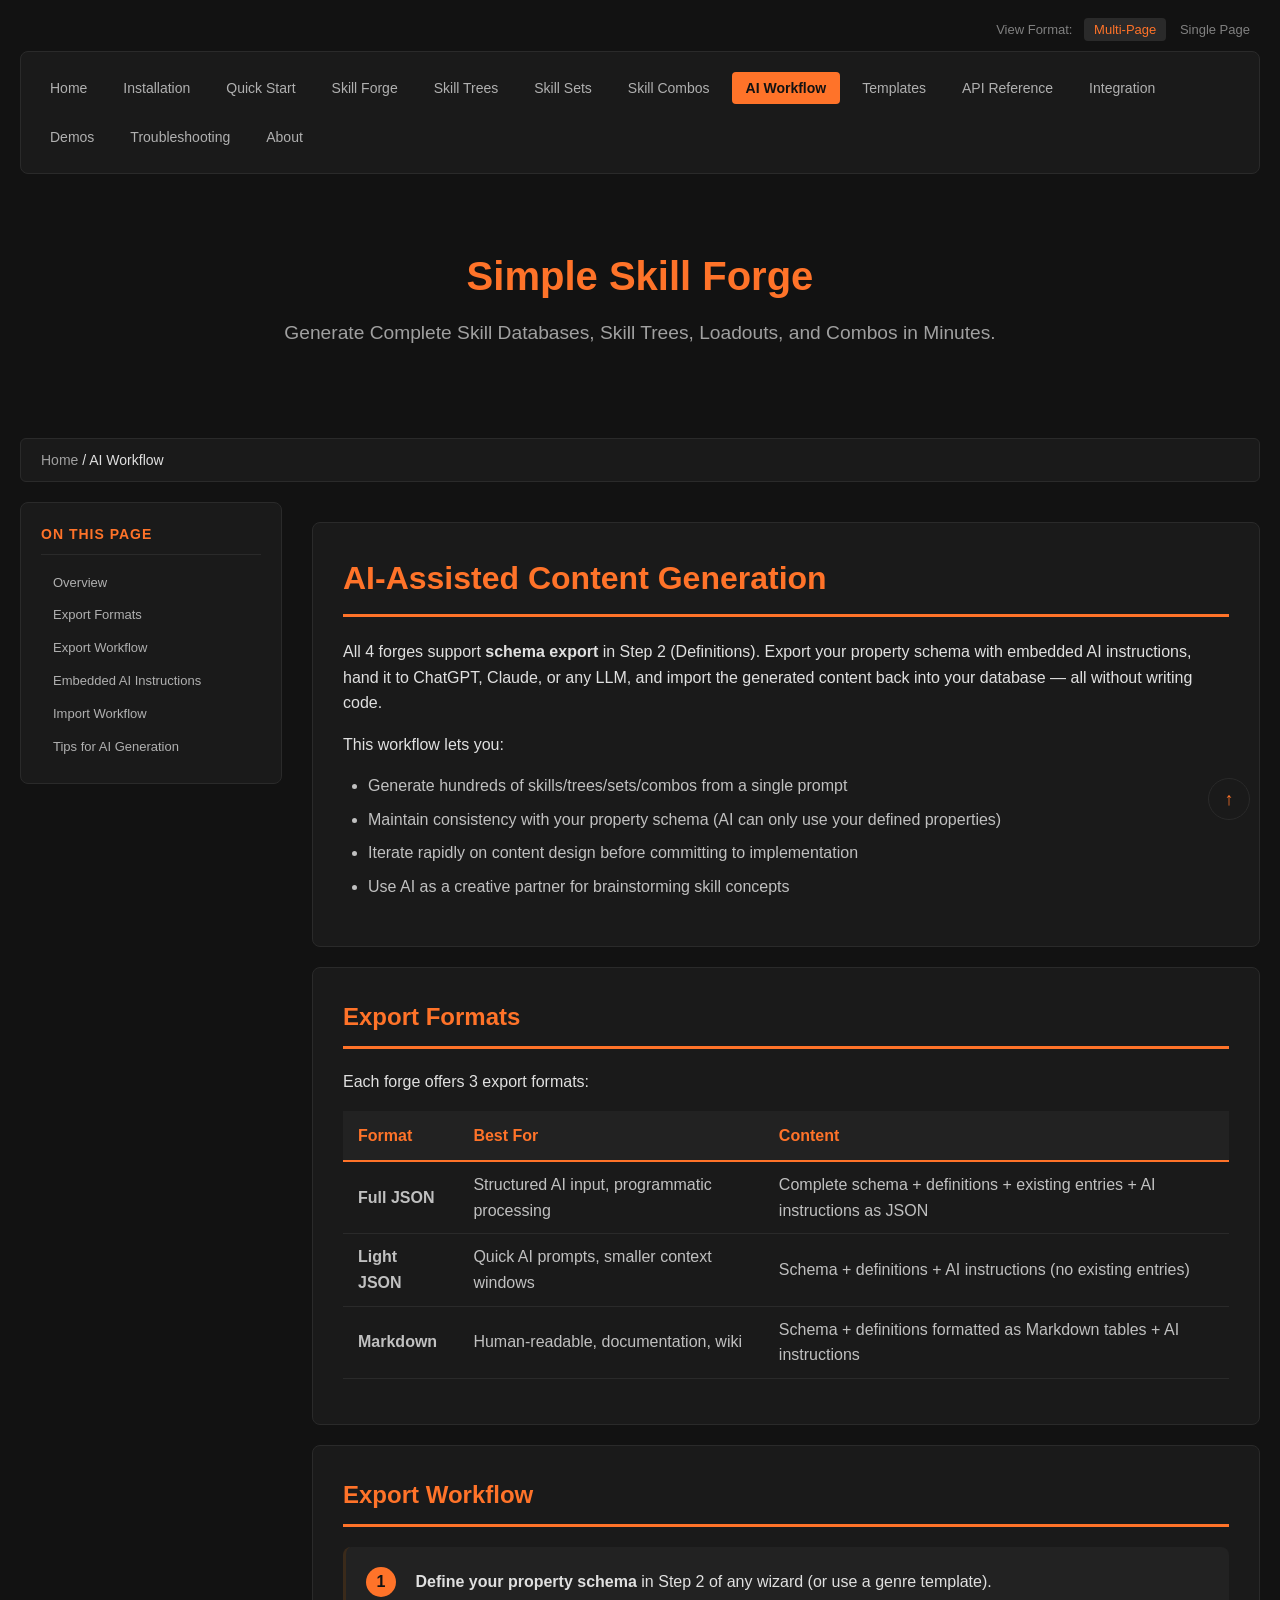
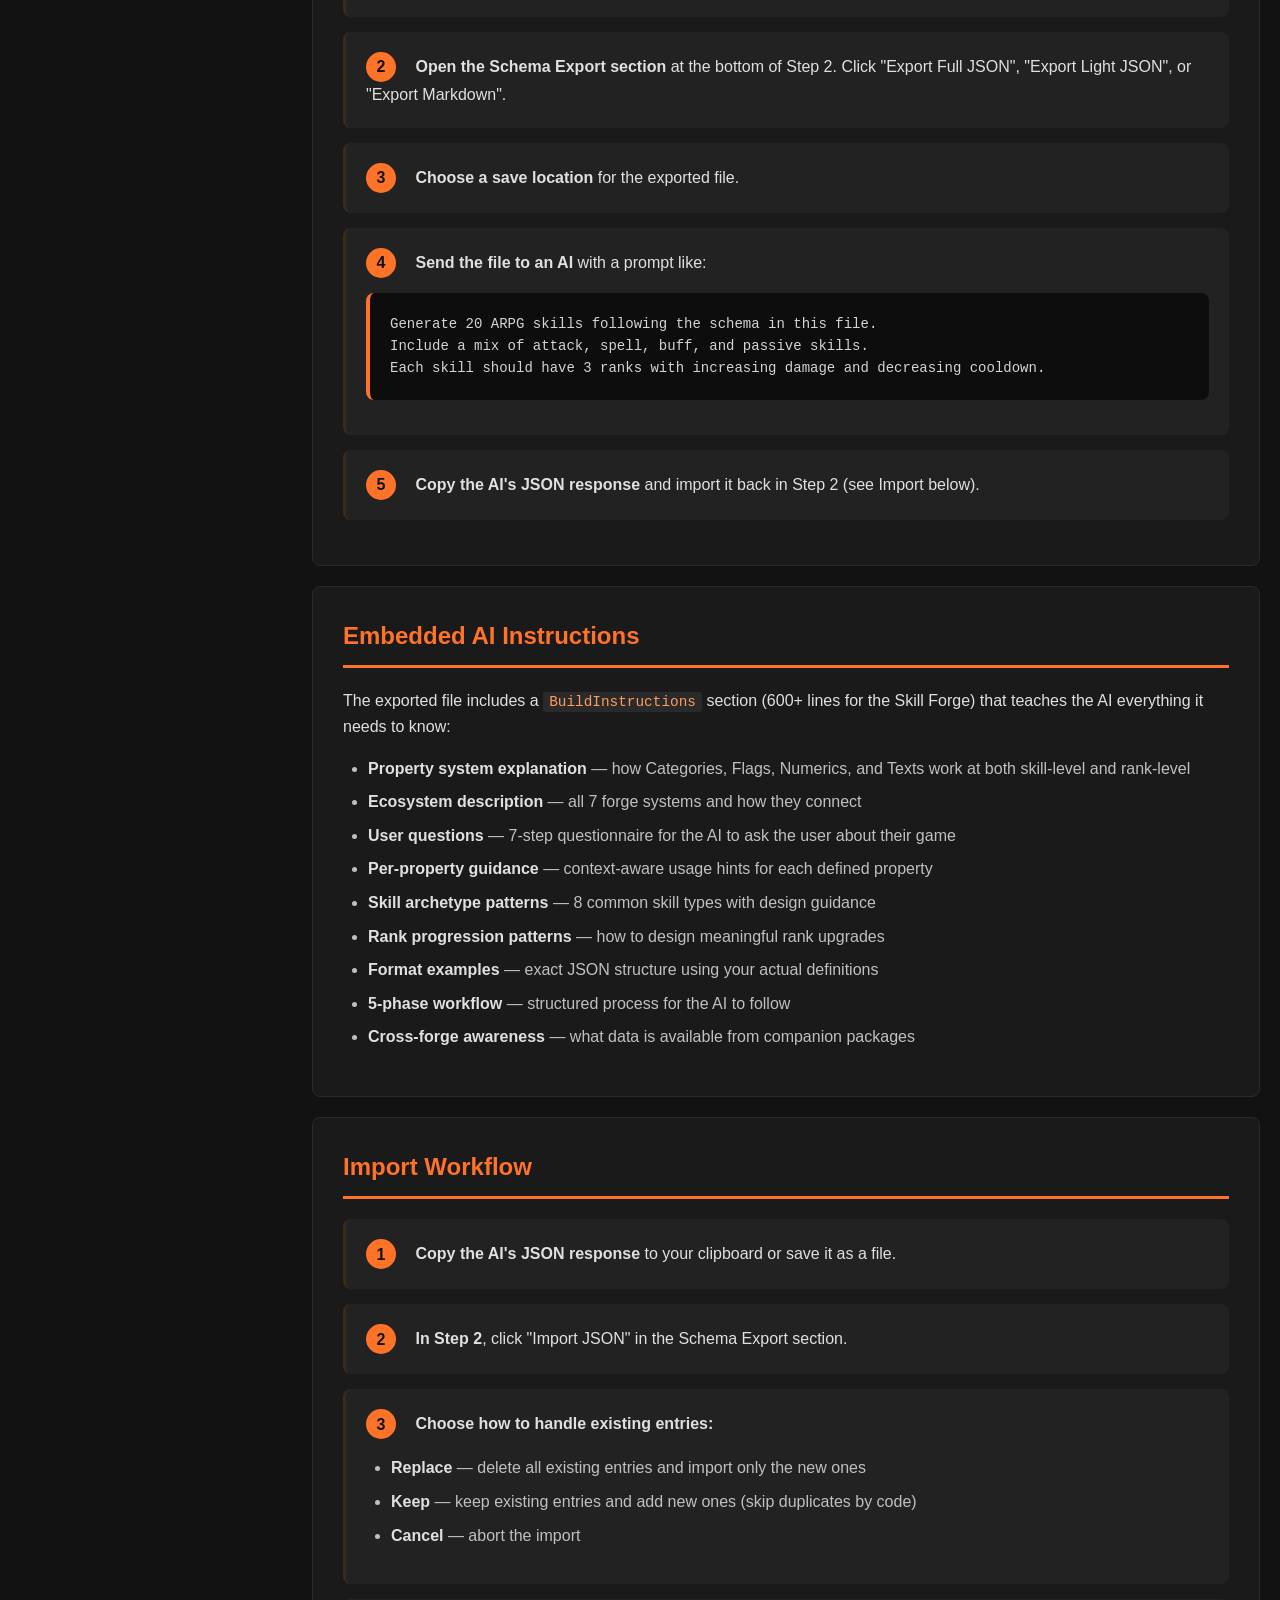
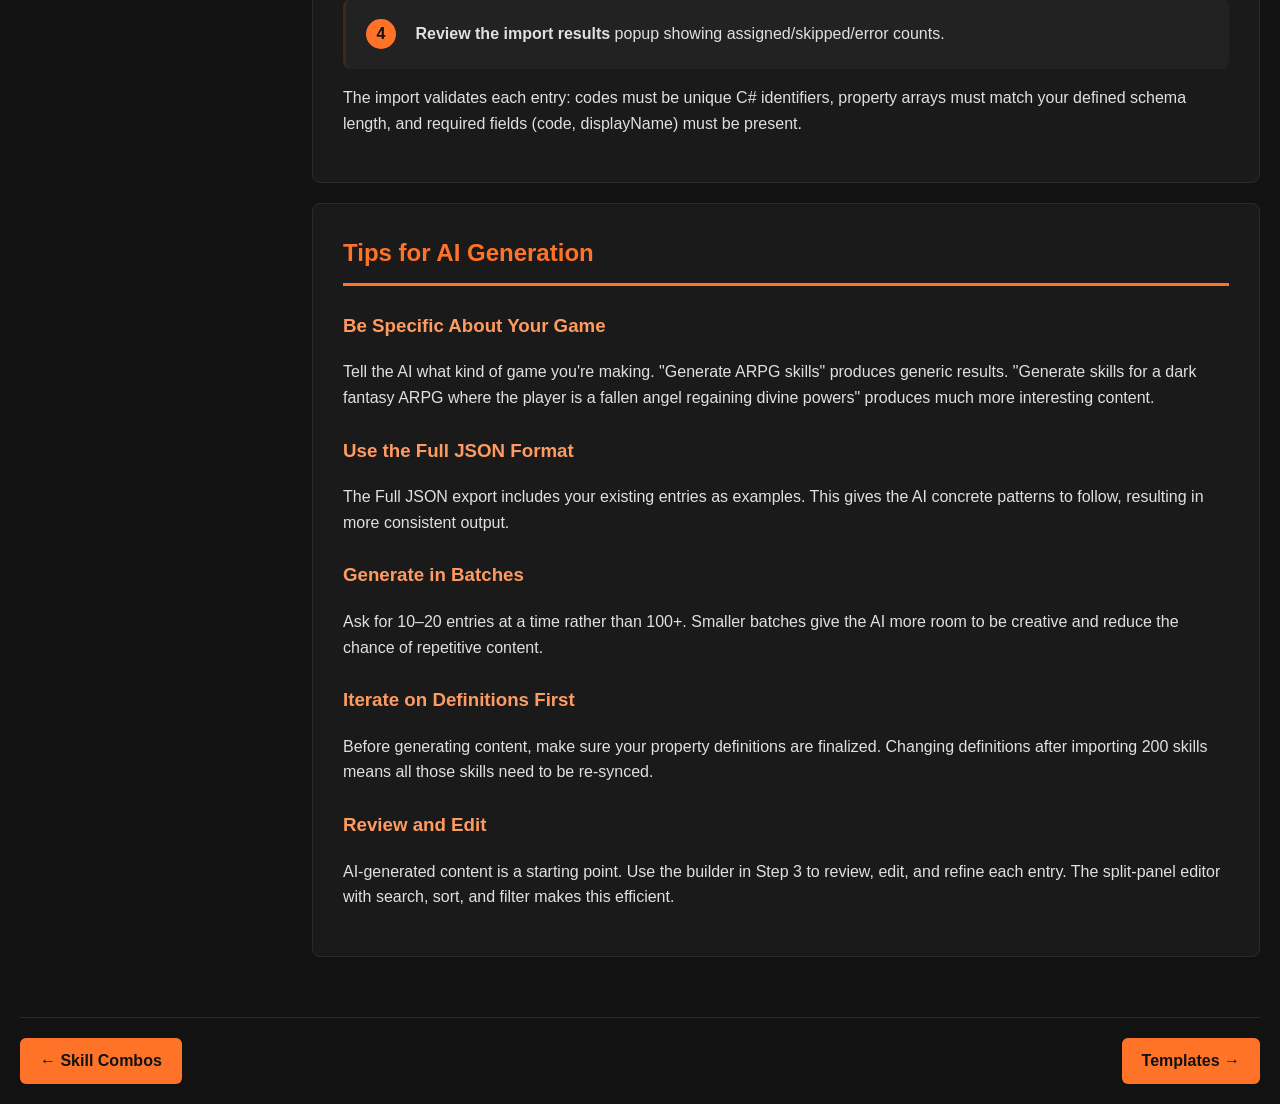
<file: schema-export.html>
<!DOCTYPE html>
<html lang="en">
<head>
  <meta charset="UTF-8">
  <meta name="viewport" content="width=device-width, initial-scale=1.0">
  <title>AI Workflow - Simple Skill Forge</title>
  <link rel="stylesheet" href="assets/styles.css">
</head>
<body>
  <div class="format-selector" id="top">
    <span class="format-label">View Format:</span>
    <a href="index.html" class="format-link active">Multi-Page</a>
    <a href="single-page.html" class="format-link">Single Page</a>
  </div>
  <nav class="navbar">
    <ul>
      <li><a href="index.html">Home</a></li>
      <li><a href="installation.html">Installation</a></li>
      <li><a href="quick-start.html">Quick Start</a></li>
      <li><a href="skill-forge.html">Skill Forge</a></li>
      <li><a href="skill-tree-forge.html">Skill Trees</a></li>
      <li><a href="skill-set-forge.html">Skill Sets</a></li>
      <li><a href="skill-combo-forge.html">Skill Combos</a></li>
      <li><a href="schema-export.html" class="active">AI Workflow</a></li>
      <li><a href="templates.html">Templates</a></li>
      <li><a href="api-reference.html">API Reference</a></li>
      <li><a href="integration.html">Integration</a></li>
      <li><a href="demos.html">Demos</a></li>
      <li><a href="troubleshooting.html">Troubleshooting</a></li>
      <li><a href="about.html">About</a></li>
    </ul>
  </nav>

  <div class="hero">
    <h1>Simple Skill Forge</h1>
    <p class="tagline">Generate Complete Skill Databases, Skill Trees, Loadouts, and Combos in Minutes.</p>
  </div>

  <div class="breadcrumb">
    <a href="index.html">Home</a> / AI Workflow
  </div>

  <div class="page-layout">
    <aside class="toc">
      <h3>On This Page</h3>
      <ul>
        <li><a href="#overview">Overview</a></li>
        <li><a href="#export-formats">Export Formats</a></li>
        <li><a href="#export-workflow">Export Workflow</a></li>
        <li><a href="#ai-instructions">Embedded AI Instructions</a></li>
        <li><a href="#import-workflow">Import Workflow</a></li>
        <li><a href="#tips">Tips for AI Generation</a></li>
      </ul>
    </aside>
    <main class="content">

  <div class="section">
    <h1 id="overview">AI-Assisted Content Generation</h1>
    <p>All 4 forges support <strong>schema export</strong> in Step 2 (Definitions). Export your property schema
      with embedded AI instructions, hand it to ChatGPT, Claude, or any LLM, and import the generated content
      back into your database &mdash; all without writing code.</p>
    <p>This workflow lets you:</p>
    <ul>
      <li>Generate hundreds of skills/trees/sets/combos from a single prompt</li>
      <li>Maintain consistency with your property schema (AI can only use your defined properties)</li>
      <li>Iterate rapidly on content design before committing to implementation</li>
      <li>Use AI as a creative partner for brainstorming skill concepts</li>
    </ul>
  </div>

  <div class="section">
    <h2 id="export-formats">Export Formats</h2>
    <p>Each forge offers 3 export formats:</p>
    <table>
      <tr><th>Format</th><th>Best For</th><th>Content</th></tr>
      <tr>
        <td><strong>Full JSON</strong></td>
        <td>Structured AI input, programmatic processing</td>
        <td>Complete schema + definitions + existing entries + AI instructions as JSON</td>
      </tr>
      <tr>
        <td><strong>Light JSON</strong></td>
        <td>Quick AI prompts, smaller context windows</td>
        <td>Schema + definitions + AI instructions (no existing entries)</td>
      </tr>
      <tr>
        <td><strong>Markdown</strong></td>
        <td>Human-readable, documentation, wiki</td>
        <td>Schema + definitions formatted as Markdown tables + AI instructions</td>
      </tr>
    </table>
  </div>

  <div class="section">
    <h2 id="export-workflow">Export Workflow</h2>
    <div class="step-container">
      <span class="step-number">1</span>
      <strong>Define your property schema</strong> in Step 2 of any wizard (or use a genre template).
    </div>
    <div class="step-container">
      <span class="step-number">2</span>
      <strong>Open the Schema Export section</strong> at the bottom of Step 2. Click "Export Full JSON",
      "Export Light JSON", or "Export Markdown".
    </div>
    <div class="step-container">
      <span class="step-number">3</span>
      <strong>Choose a save location</strong> for the exported file.
    </div>
    <div class="step-container">
      <span class="step-number">4</span>
      <strong>Send the file to an AI</strong> with a prompt like:
      <div class="code-block">Generate 20 ARPG skills following the schema in this file.
Include a mix of attack, spell, buff, and passive skills.
Each skill should have 3 ranks with increasing damage and decreasing cooldown.</div>
    </div>
    <div class="step-container">
      <span class="step-number">5</span>
      <strong>Copy the AI's JSON response</strong> and import it back in Step 2 (see Import below).
    </div>
  </div>

  <div class="section">
    <h2 id="ai-instructions">Embedded AI Instructions</h2>
    <p>The exported file includes a <code>BuildInstructions</code> section (600+ lines for the Skill Forge)
      that teaches the AI everything it needs to know:</p>
    <ul>
      <li><strong>Property system explanation</strong> &mdash; how Categories, Flags, Numerics, and Texts work
        at both skill-level and rank-level</li>
      <li><strong>Ecosystem description</strong> &mdash; all 7 forge systems and how they connect</li>
      <li><strong>User questions</strong> &mdash; 7-step questionnaire for the AI to ask the user about their game</li>
      <li><strong>Per-property guidance</strong> &mdash; context-aware usage hints for each defined property</li>
      <li><strong>Skill archetype patterns</strong> &mdash; 8 common skill types with design guidance</li>
      <li><strong>Rank progression patterns</strong> &mdash; how to design meaningful rank upgrades</li>
      <li><strong>Format examples</strong> &mdash; exact JSON structure using your actual definitions</li>
      <li><strong>5-phase workflow</strong> &mdash; structured process for the AI to follow</li>
      <li><strong>Cross-forge awareness</strong> &mdash; what data is available from companion packages</li>
    </ul>
  </div>

  <div class="section">
    <h2 id="import-workflow">Import Workflow</h2>
    <div class="step-container">
      <span class="step-number">1</span>
      <strong>Copy the AI's JSON response</strong> to your clipboard or save it as a file.
    </div>
    <div class="step-container">
      <span class="step-number">2</span>
      <strong>In Step 2</strong>, click "Import JSON" in the Schema Export section.
    </div>
    <div class="step-container">
      <span class="step-number">3</span>
      <strong>Choose how to handle existing entries:</strong>
      <ul>
        <li><strong>Replace</strong> &mdash; delete all existing entries and import only the new ones</li>
        <li><strong>Keep</strong> &mdash; keep existing entries and add new ones (skip duplicates by code)</li>
        <li><strong>Cancel</strong> &mdash; abort the import</li>
      </ul>
    </div>
    <div class="step-container">
      <span class="step-number">4</span>
      <strong>Review the import results</strong> popup showing assigned/skipped/error counts.
    </div>
    <p>The import validates each entry: codes must be unique C# identifiers, property arrays must match your
      defined schema length, and required fields (code, displayName) must be present.</p>
  </div>

  <div class="section">
    <h2 id="tips">Tips for AI Generation</h2>

    <h3>Be Specific About Your Game</h3>
    <p>Tell the AI what kind of game you're making. "Generate ARPG skills" produces generic results.
      "Generate skills for a dark fantasy ARPG where the player is a fallen angel regaining divine powers"
      produces much more interesting content.</p>

    <h3>Use the Full JSON Format</h3>
    <p>The Full JSON export includes your existing entries as examples. This gives the AI concrete patterns
      to follow, resulting in more consistent output.</p>

    <h3>Generate in Batches</h3>
    <p>Ask for 10&ndash;20 entries at a time rather than 100+. Smaller batches give the AI more room to be
      creative and reduce the chance of repetitive content.</p>

    <h3>Iterate on Definitions First</h3>
    <p>Before generating content, make sure your property definitions are finalized. Changing definitions after
      importing 200 skills means all those skills need to be re-synced.</p>

    <h3>Review and Edit</h3>
    <p>AI-generated content is a starting point. Use the builder in Step 3 to review, edit, and refine
      each entry. The split-panel editor with search, sort, and filter makes this efficient.</p>
  </div>

    </main>
  </div>

  <div class="page-nav">
    <a href="skill-combo-forge.html">&larr; Skill Combos</a>
    <a href="templates.html">Templates &rarr;</a>
  </div>

  <a href="#top" class="scroll-btn scroll-to-top" title="Scroll to top">&uarr;</a>

</body>
</html>
</file>
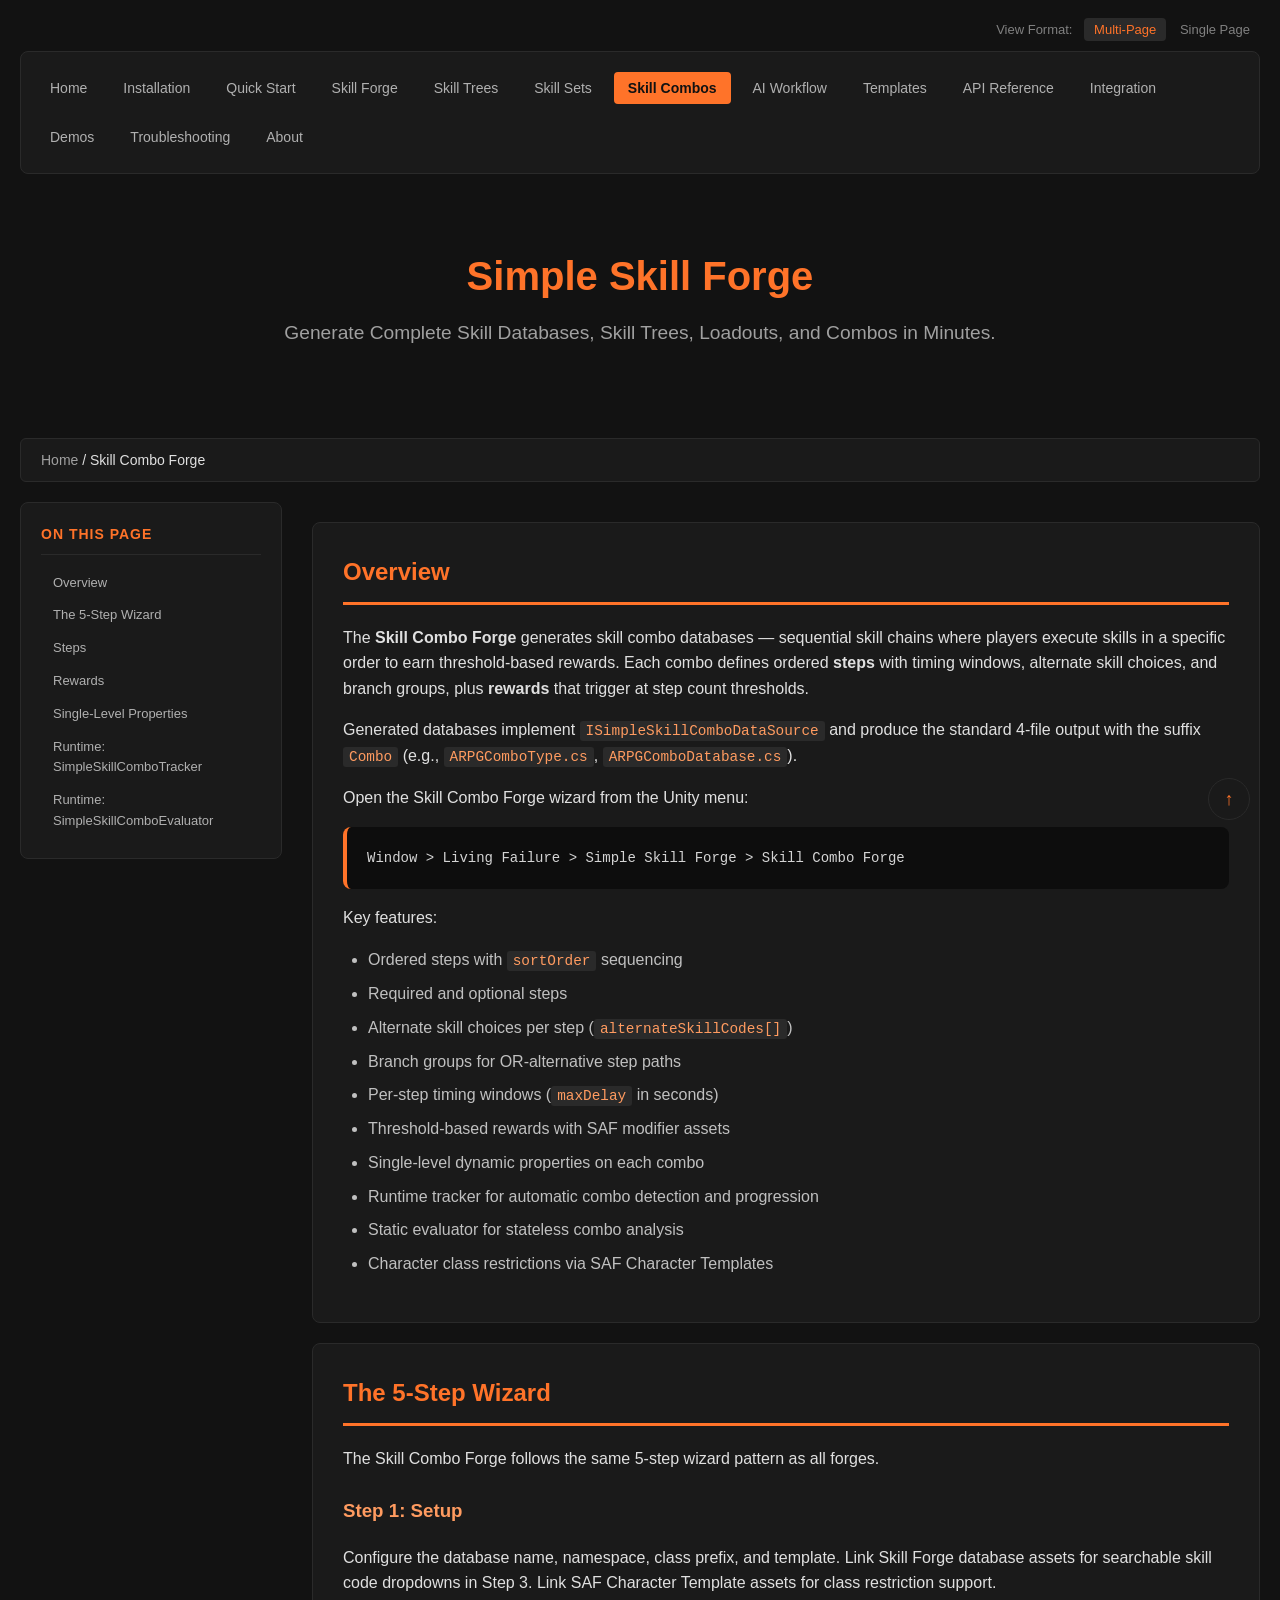
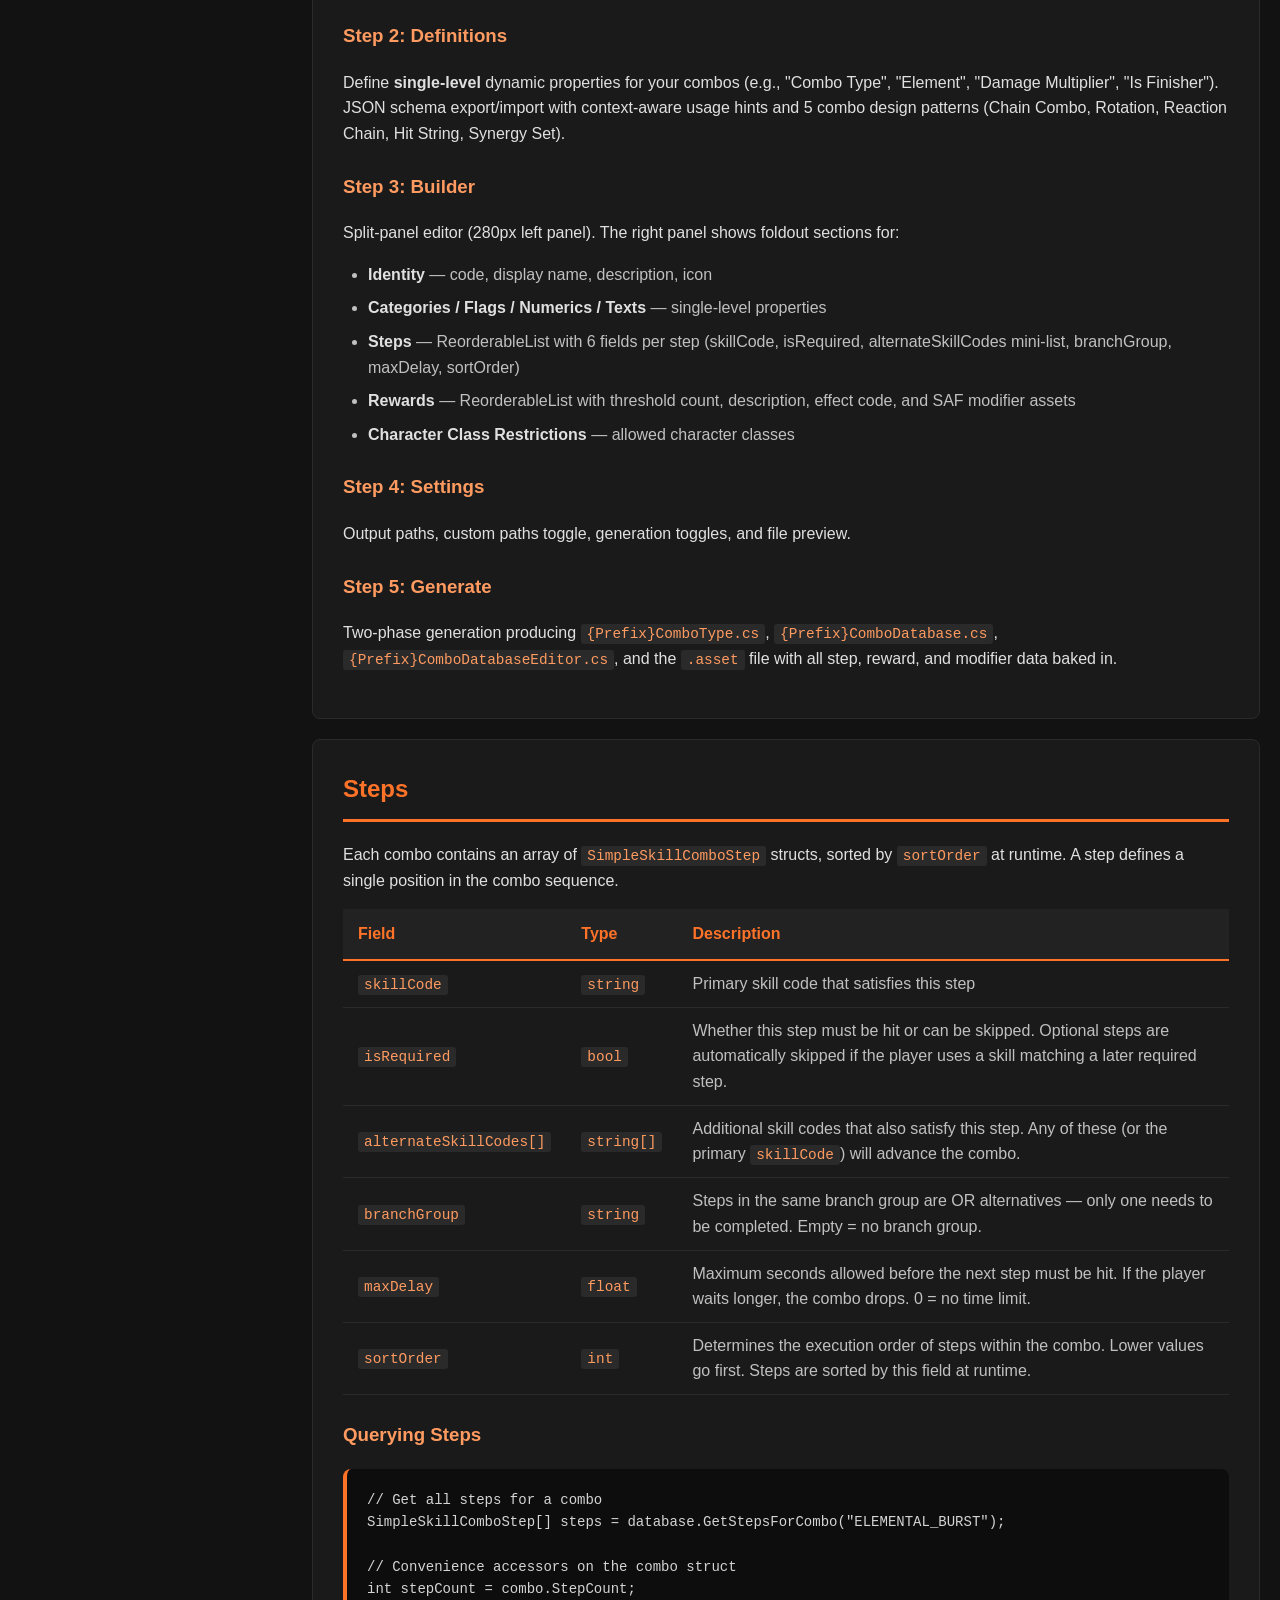
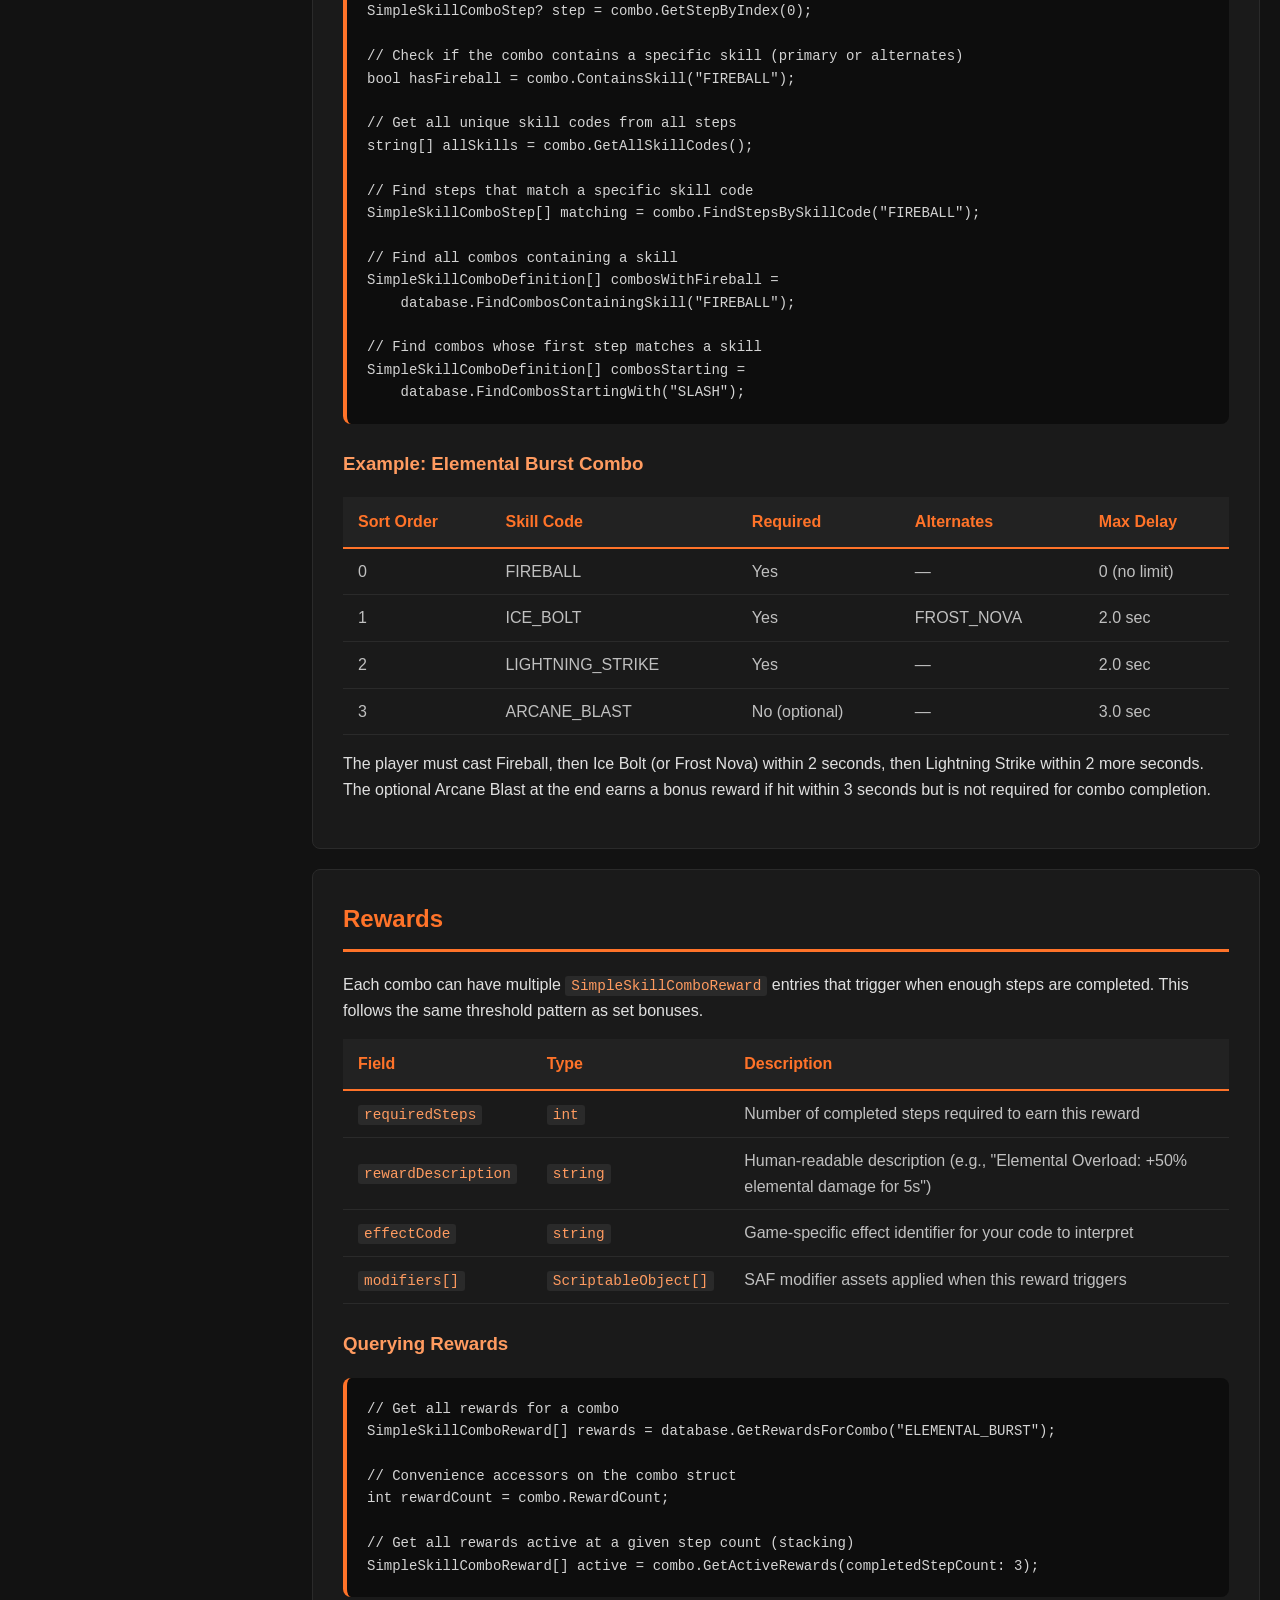
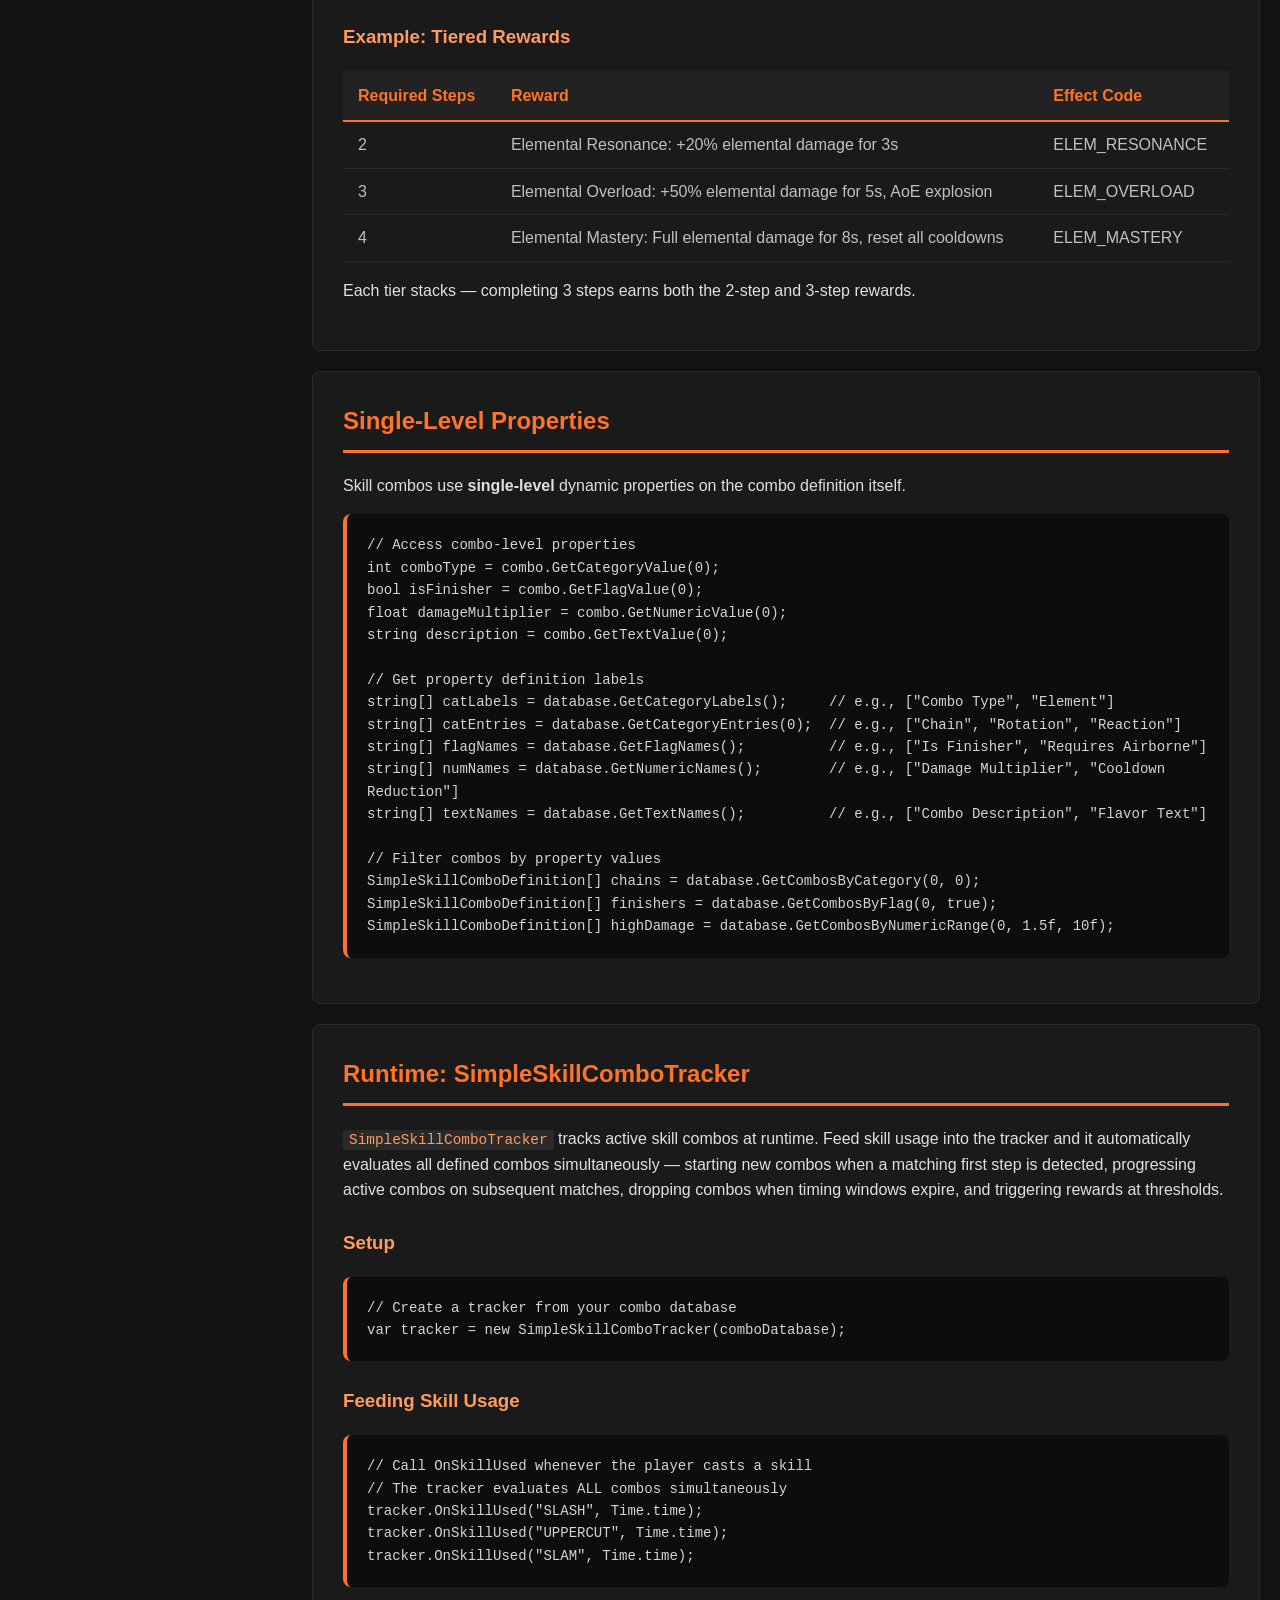
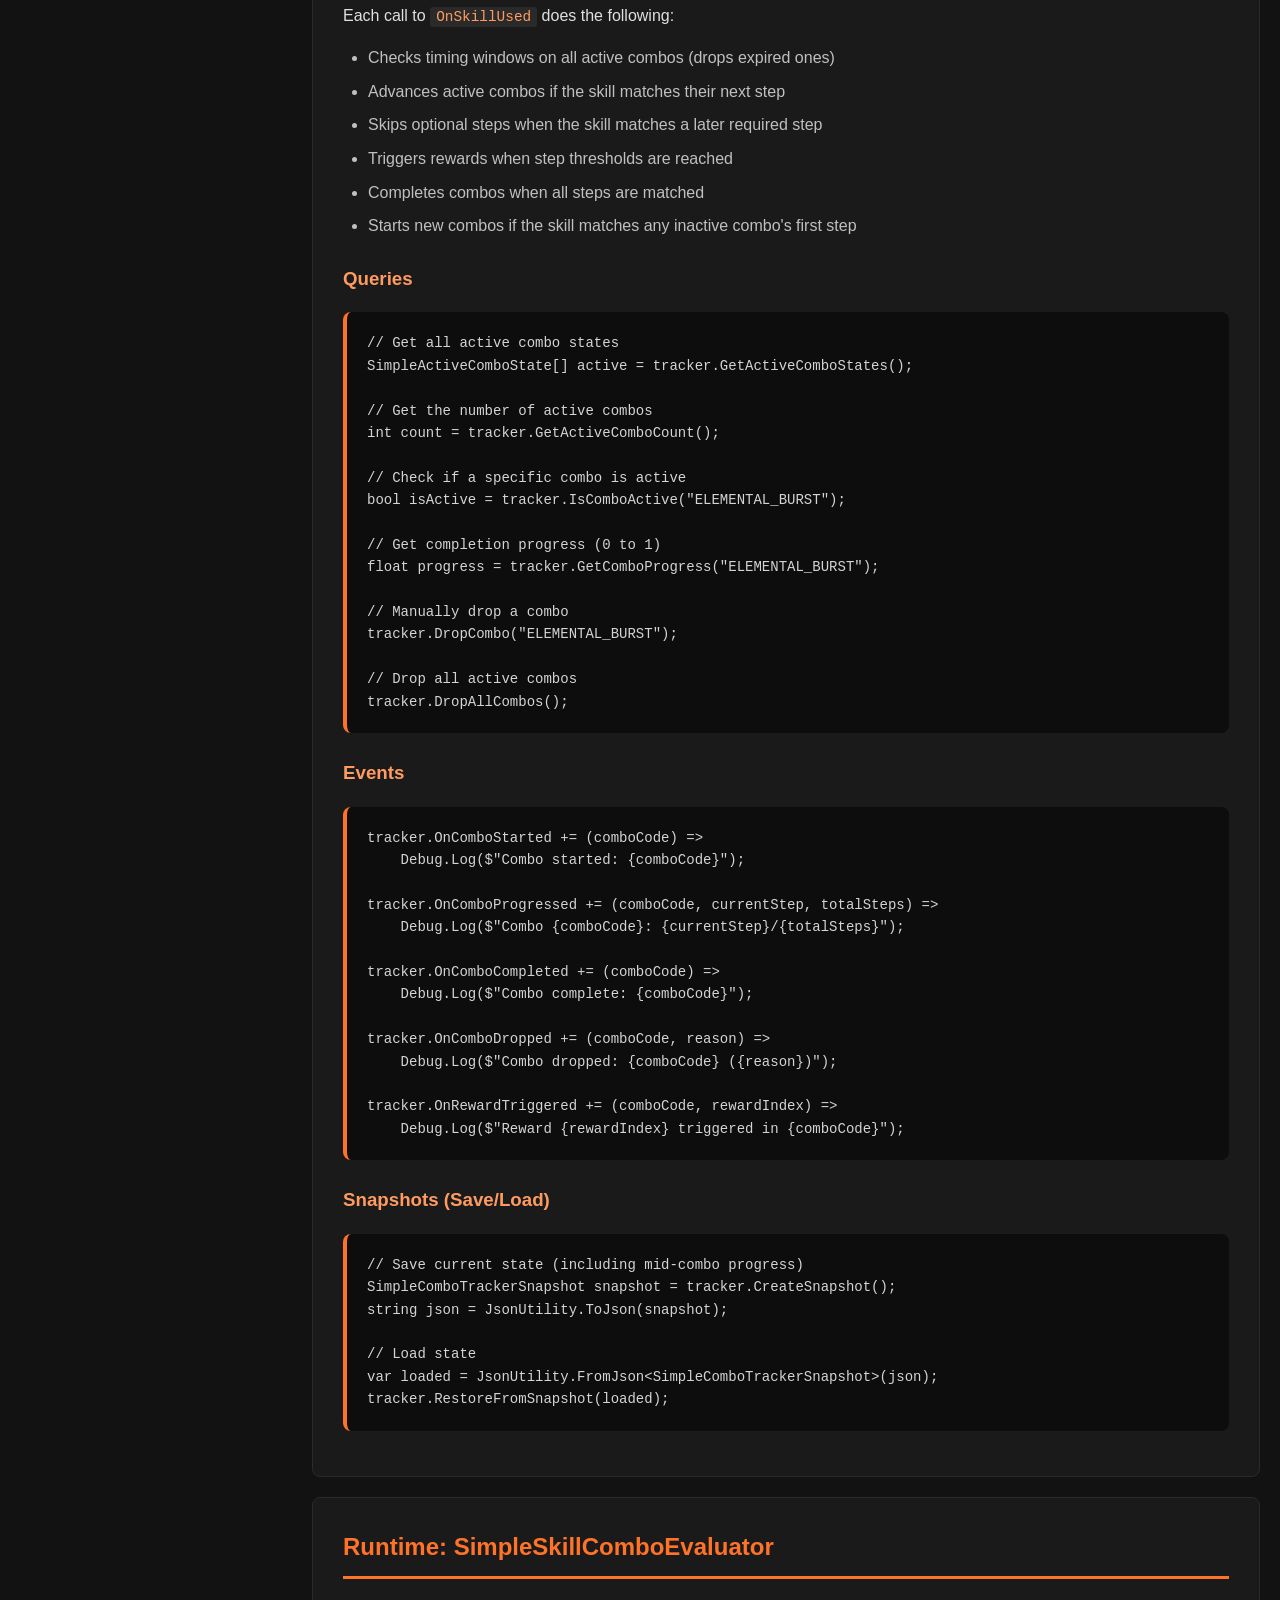
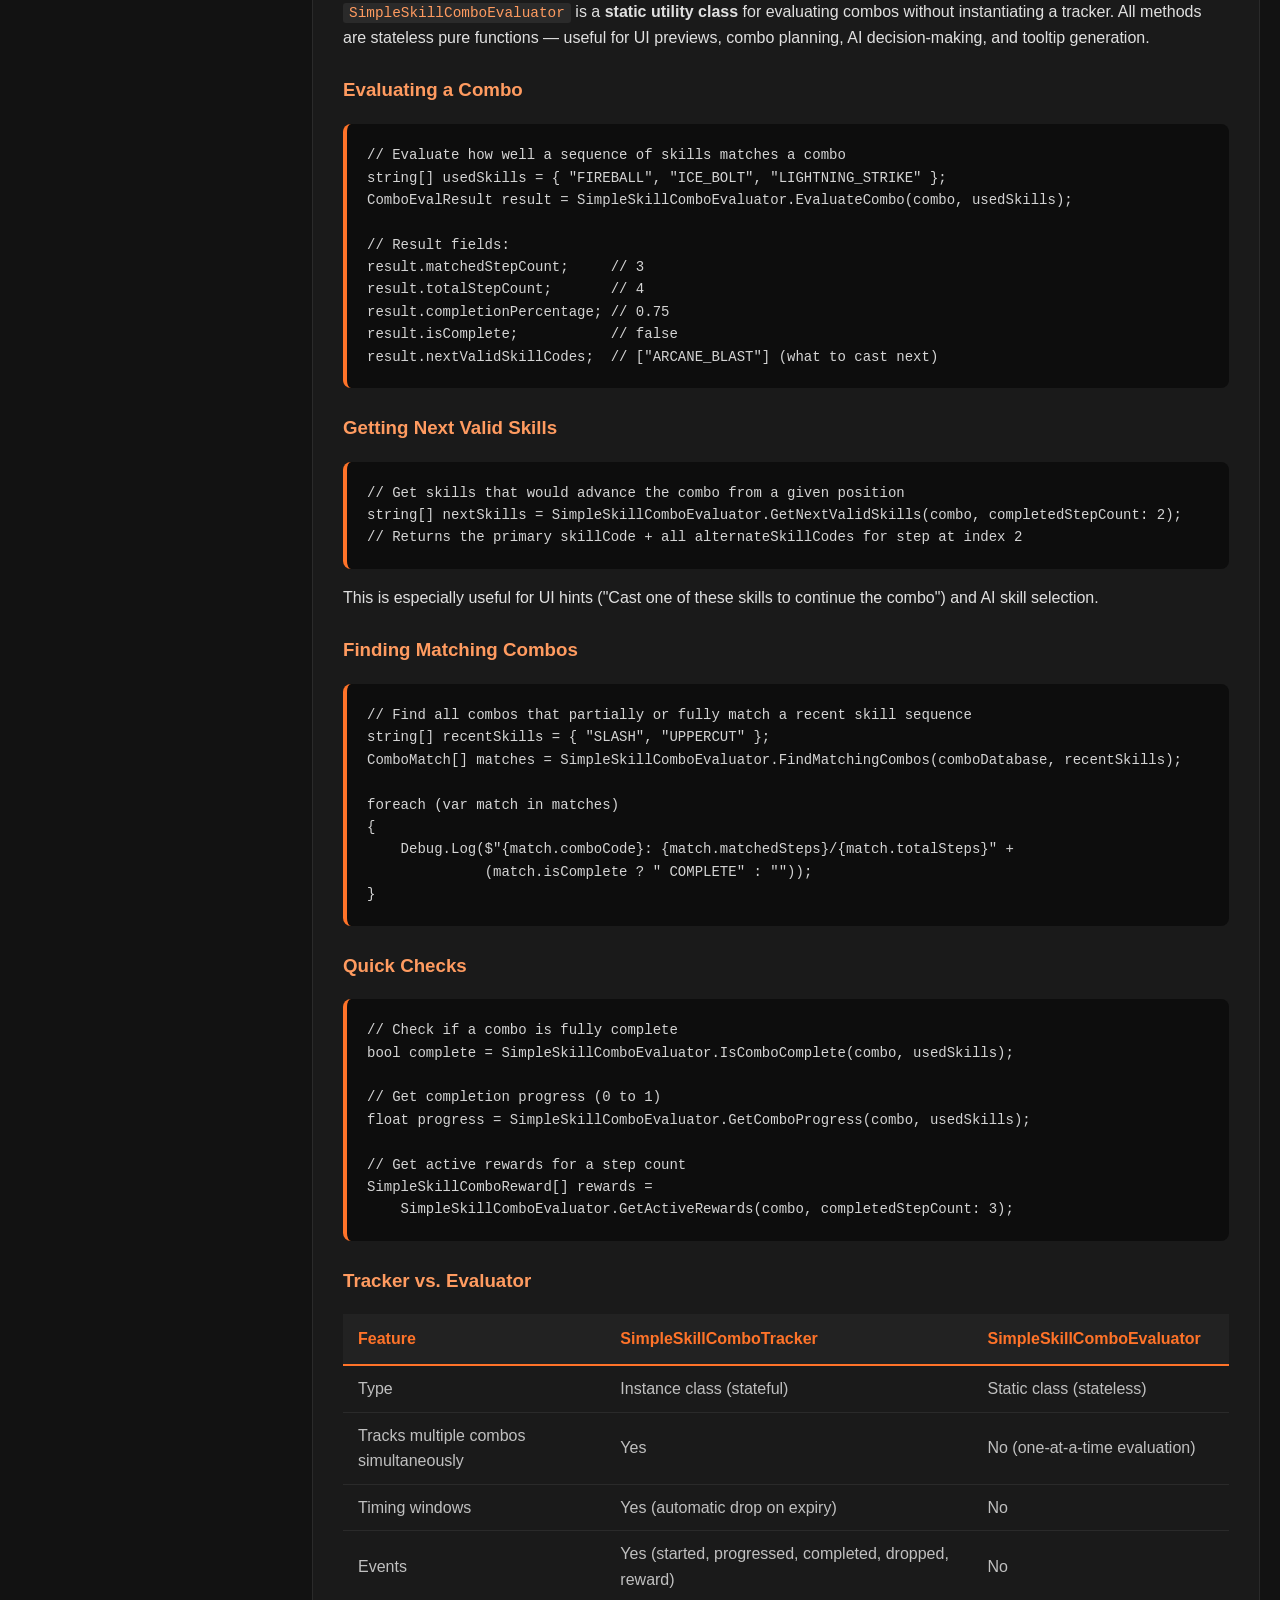
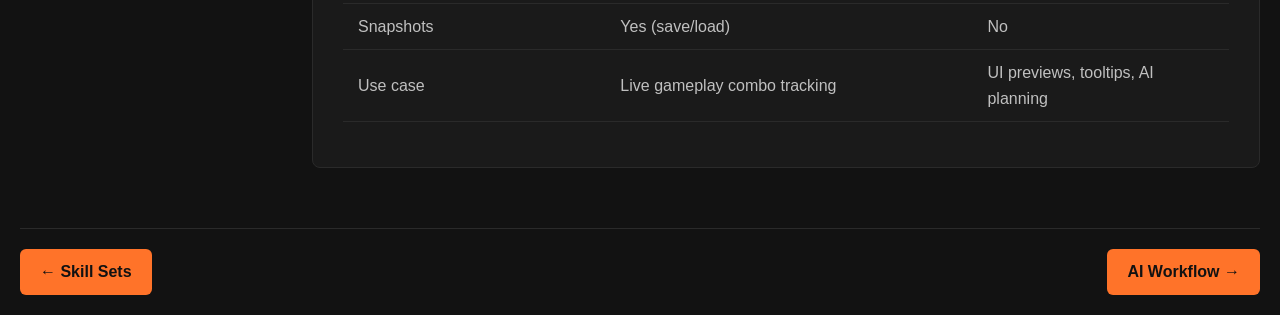
<file: skill-combo-forge.html>
<!DOCTYPE html>
<html lang="en">
<head>
  <meta charset="UTF-8">
  <meta name="viewport" content="width=device-width, initial-scale=1.0">
  <title>Skill Combo Forge - Simple Skill Forge</title>
  <link rel="stylesheet" href="assets/styles.css">
</head>
<body>

  <div class="format-selector" id="top">
    <span class="format-label">View Format:</span>
    <a href="index.html" class="format-link active">Multi-Page</a>
    <a href="single-page.html" class="format-link">Single Page</a>
  </div>

  <nav class="navbar">
    <ul>
      <li><a href="index.html">Home</a></li>
      <li><a href="installation.html">Installation</a></li>
      <li><a href="quick-start.html">Quick Start</a></li>
      <li><a href="skill-forge.html">Skill Forge</a></li>
      <li><a href="skill-tree-forge.html">Skill Trees</a></li>
      <li><a href="skill-set-forge.html">Skill Sets</a></li>
      <li><a href="skill-combo-forge.html" class="active">Skill Combos</a></li>
      <li><a href="schema-export.html">AI Workflow</a></li>
      <li><a href="templates.html">Templates</a></li>
      <li><a href="api-reference.html">API Reference</a></li>
      <li><a href="integration.html">Integration</a></li>
      <li><a href="demos.html">Demos</a></li>
      <li><a href="troubleshooting.html">Troubleshooting</a></li>
      <li><a href="about.html">About</a></li>
    </ul>
  </nav>

  <div class="hero">
    <h1>Simple Skill Forge</h1>
    <p class="tagline">Generate Complete Skill Databases, Skill Trees, Loadouts, and Combos in Minutes.</p>
  </div>

  <div class="breadcrumb">
    <a href="index.html">Home</a> / Skill Combo Forge
  </div>

  <div class="page-layout">
    <aside class="toc">
      <h3>On This Page</h3>
      <ul>
        <li><a href="#overview">Overview</a></li>
        <li><a href="#the-5-step-wizard">The 5-Step Wizard</a></li>
        <li><a href="#steps">Steps</a></li>
        <li><a href="#rewards">Rewards</a></li>
        <li><a href="#single-level-properties">Single-Level Properties</a></li>
        <li><a href="#runtime-tracker">Runtime: SimpleSkillComboTracker</a></li>
        <li><a href="#runtime-evaluator">Runtime: SimpleSkillComboEvaluator</a></li>
      </ul>
    </aside>
    <main class="content">

  <div class="section">
    <h2 id="overview">Overview</h2>
    <p>The <strong>Skill Combo Forge</strong> generates skill combo databases &mdash; sequential skill
      chains where players execute skills in a specific order to earn threshold-based rewards. Each combo
      defines ordered <strong>steps</strong> with timing windows, alternate skill choices, and branch groups,
      plus <strong>rewards</strong> that trigger at step count thresholds.</p>

    <p>Generated databases implement <code>ISimpleSkillComboDataSource</code> and produce the standard 4-file
      output with the suffix <code>Combo</code> (e.g., <code>ARPGComboType.cs</code>,
      <code>ARPGComboDatabase.cs</code>).</p>

    <p>Open the Skill Combo Forge wizard from the Unity menu:</p>
    <div class="code-block">Window &gt; Living Failure &gt; Simple Skill Forge &gt; Skill Combo Forge</div>

    <p>Key features:</p>
    <ul>
      <li>Ordered steps with <code>sortOrder</code> sequencing</li>
      <li>Required and optional steps</li>
      <li>Alternate skill choices per step (<code>alternateSkillCodes[]</code>)</li>
      <li>Branch groups for OR-alternative step paths</li>
      <li>Per-step timing windows (<code>maxDelay</code> in seconds)</li>
      <li>Threshold-based rewards with SAF modifier assets</li>
      <li>Single-level dynamic properties on each combo</li>
      <li>Runtime tracker for automatic combo detection and progression</li>
      <li>Static evaluator for stateless combo analysis</li>
      <li>Character class restrictions via SAF Character Templates</li>
    </ul>
  </div>

  <div class="section">
    <h2 id="the-5-step-wizard">The 5-Step Wizard</h2>
    <p>The Skill Combo Forge follows the same 5-step wizard pattern as all forges.</p>

    <h3>Step 1: Setup</h3>
    <p>Configure the database name, namespace, class prefix, and template. Link Skill Forge database
      assets for searchable skill code dropdowns in Step 3. Link SAF Character Template assets for
      class restriction support.</p>

    <h3>Step 2: Definitions</h3>
    <p>Define <strong>single-level</strong> dynamic properties for your combos (e.g., "Combo Type",
      "Element", "Damage Multiplier", "Is Finisher"). JSON schema export/import with context-aware
      usage hints and 5 combo design patterns (Chain Combo, Rotation, Reaction Chain, Hit String,
      Synergy Set).</p>

    <h3>Step 3: Builder</h3>
    <p>Split-panel editor (280px left panel). The right panel shows foldout sections for:</p>
    <ul>
      <li><strong>Identity</strong> &mdash; code, display name, description, icon</li>
      <li><strong>Categories / Flags / Numerics / Texts</strong> &mdash; single-level properties</li>
      <li><strong>Steps</strong> &mdash; ReorderableList with 6 fields per step (skillCode, isRequired,
        alternateSkillCodes mini-list, branchGroup, maxDelay, sortOrder)</li>
      <li><strong>Rewards</strong> &mdash; ReorderableList with threshold count, description, effect code,
        and SAF modifier assets</li>
      <li><strong>Character Class Restrictions</strong> &mdash; allowed character classes</li>
    </ul>

    <h3>Step 4: Settings</h3>
    <p>Output paths, custom paths toggle, generation toggles, and file preview.</p>

    <h3>Step 5: Generate</h3>
    <p>Two-phase generation producing <code>{Prefix}ComboType.cs</code>,
      <code>{Prefix}ComboDatabase.cs</code>, <code>{Prefix}ComboDatabaseEditor.cs</code>, and the
      <code>.asset</code> file with all step, reward, and modifier data baked in.</p>
  </div>

  <div class="section">
    <h2 id="steps">Steps</h2>
    <p>Each combo contains an array of <code>SimpleSkillComboStep</code> structs, sorted by
      <code>sortOrder</code> at runtime. A step defines a single position in the combo sequence.</p>

    <table>
      <tr>
        <th>Field</th>
        <th>Type</th>
        <th>Description</th>
      </tr>
      <tr>
        <td><code>skillCode</code></td>
        <td><code>string</code></td>
        <td>Primary skill code that satisfies this step</td>
      </tr>
      <tr>
        <td><code>isRequired</code></td>
        <td><code>bool</code></td>
        <td>Whether this step must be hit or can be skipped. Optional steps are
          automatically skipped if the player uses a skill matching a later required step.</td>
      </tr>
      <tr>
        <td><code>alternateSkillCodes[]</code></td>
        <td><code>string[]</code></td>
        <td>Additional skill codes that also satisfy this step. Any of these (or the
          primary <code>skillCode</code>) will advance the combo.</td>
      </tr>
      <tr>
        <td><code>branchGroup</code></td>
        <td><code>string</code></td>
        <td>Steps in the same branch group are OR alternatives &mdash; only one needs to
          be completed. Empty = no branch group.</td>
      </tr>
      <tr>
        <td><code>maxDelay</code></td>
        <td><code>float</code></td>
        <td>Maximum seconds allowed before the next step must be hit. If the player waits
          longer, the combo drops. 0 = no time limit.</td>
      </tr>
      <tr>
        <td><code>sortOrder</code></td>
        <td><code>int</code></td>
        <td>Determines the execution order of steps within the combo. Lower values go first.
          Steps are sorted by this field at runtime.</td>
      </tr>
    </table>

    <h3>Querying Steps</h3>
    <div class="code-block">// Get all steps for a combo
SimpleSkillComboStep[] steps = database.GetStepsForCombo("ELEMENTAL_BURST");

// Convenience accessors on the combo struct
int stepCount = combo.StepCount;
SimpleSkillComboStep? step = combo.GetStepByIndex(0);

// Check if the combo contains a specific skill (primary or alternates)
bool hasFireball = combo.ContainsSkill("FIREBALL");

// Get all unique skill codes from all steps
string[] allSkills = combo.GetAllSkillCodes();

// Find steps that match a specific skill code
SimpleSkillComboStep[] matching = combo.FindStepsBySkillCode("FIREBALL");

// Find all combos containing a skill
SimpleSkillComboDefinition[] combosWithFireball =
    database.FindCombosContainingSkill("FIREBALL");

// Find combos whose first step matches a skill
SimpleSkillComboDefinition[] combosStarting =
    database.FindCombosStartingWith("SLASH");</div>

    <h3>Example: Elemental Burst Combo</h3>
    <table>
      <tr>
        <th>Sort Order</th>
        <th>Skill Code</th>
        <th>Required</th>
        <th>Alternates</th>
        <th>Max Delay</th>
      </tr>
      <tr>
        <td>0</td>
        <td>FIREBALL</td>
        <td>Yes</td>
        <td>&mdash;</td>
        <td>0 (no limit)</td>
      </tr>
      <tr>
        <td>1</td>
        <td>ICE_BOLT</td>
        <td>Yes</td>
        <td>FROST_NOVA</td>
        <td>2.0 sec</td>
      </tr>
      <tr>
        <td>2</td>
        <td>LIGHTNING_STRIKE</td>
        <td>Yes</td>
        <td>&mdash;</td>
        <td>2.0 sec</td>
      </tr>
      <tr>
        <td>3</td>
        <td>ARCANE_BLAST</td>
        <td>No (optional)</td>
        <td>&mdash;</td>
        <td>3.0 sec</td>
      </tr>
    </table>
    <p>The player must cast Fireball, then Ice Bolt (or Frost Nova) within 2 seconds, then Lightning
      Strike within 2 more seconds. The optional Arcane Blast at the end earns a bonus reward if hit
      within 3 seconds but is not required for combo completion.</p>
  </div>

  <div class="section">
    <h2 id="rewards">Rewards</h2>
    <p>Each combo can have multiple <code>SimpleSkillComboReward</code> entries that trigger when enough
      steps are completed. This follows the same threshold pattern as set bonuses.</p>

    <table>
      <tr>
        <th>Field</th>
        <th>Type</th>
        <th>Description</th>
      </tr>
      <tr>
        <td><code>requiredSteps</code></td>
        <td><code>int</code></td>
        <td>Number of completed steps required to earn this reward</td>
      </tr>
      <tr>
        <td><code>rewardDescription</code></td>
        <td><code>string</code></td>
        <td>Human-readable description (e.g., "Elemental Overload: +50% elemental damage for 5s")</td>
      </tr>
      <tr>
        <td><code>effectCode</code></td>
        <td><code>string</code></td>
        <td>Game-specific effect identifier for your code to interpret</td>
      </tr>
      <tr>
        <td><code>modifiers[]</code></td>
        <td><code>ScriptableObject[]</code></td>
        <td>SAF modifier assets applied when this reward triggers</td>
      </tr>
    </table>

    <h3>Querying Rewards</h3>
    <div class="code-block">// Get all rewards for a combo
SimpleSkillComboReward[] rewards = database.GetRewardsForCombo("ELEMENTAL_BURST");

// Convenience accessors on the combo struct
int rewardCount = combo.RewardCount;

// Get all rewards active at a given step count (stacking)
SimpleSkillComboReward[] active = combo.GetActiveRewards(completedStepCount: 3);</div>

    <h3>Example: Tiered Rewards</h3>
    <table>
      <tr>
        <th>Required Steps</th>
        <th>Reward</th>
        <th>Effect Code</th>
      </tr>
      <tr>
        <td>2</td>
        <td>Elemental Resonance: +20% elemental damage for 3s</td>
        <td>ELEM_RESONANCE</td>
      </tr>
      <tr>
        <td>3</td>
        <td>Elemental Overload: +50% elemental damage for 5s, AoE explosion</td>
        <td>ELEM_OVERLOAD</td>
      </tr>
      <tr>
        <td>4</td>
        <td>Elemental Mastery: Full elemental damage for 8s, reset all cooldowns</td>
        <td>ELEM_MASTERY</td>
      </tr>
    </table>
    <p>Each tier stacks &mdash; completing 3 steps earns both the 2-step and 3-step rewards.</p>
  </div>

  <div class="section">
    <h2 id="single-level-properties">Single-Level Properties</h2>
    <p>Skill combos use <strong>single-level</strong> dynamic properties on the combo definition itself.</p>

    <div class="code-block">// Access combo-level properties
int comboType = combo.GetCategoryValue(0);
bool isFinisher = combo.GetFlagValue(0);
float damageMultiplier = combo.GetNumericValue(0);
string description = combo.GetTextValue(0);

// Get property definition labels
string[] catLabels = database.GetCategoryLabels();     // e.g., ["Combo Type", "Element"]
string[] catEntries = database.GetCategoryEntries(0);  // e.g., ["Chain", "Rotation", "Reaction"]
string[] flagNames = database.GetFlagNames();          // e.g., ["Is Finisher", "Requires Airborne"]
string[] numNames = database.GetNumericNames();        // e.g., ["Damage Multiplier", "Cooldown Reduction"]
string[] textNames = database.GetTextNames();          // e.g., ["Combo Description", "Flavor Text"]

// Filter combos by property values
SimpleSkillComboDefinition[] chains = database.GetCombosByCategory(0, 0);
SimpleSkillComboDefinition[] finishers = database.GetCombosByFlag(0, true);
SimpleSkillComboDefinition[] highDamage = database.GetCombosByNumericRange(0, 1.5f, 10f);</div>
  </div>

  <div class="section">
    <h2 id="runtime-tracker">Runtime: SimpleSkillComboTracker</h2>
    <p><code>SimpleSkillComboTracker</code> tracks active skill combos at runtime. Feed skill usage
      into the tracker and it automatically evaluates all defined combos simultaneously &mdash; starting
      new combos when a matching first step is detected, progressing active combos on subsequent matches,
      dropping combos when timing windows expire, and triggering rewards at thresholds.</p>

    <h3>Setup</h3>
    <div class="code-block">// Create a tracker from your combo database
var tracker = new SimpleSkillComboTracker(comboDatabase);</div>

    <h3>Feeding Skill Usage</h3>
    <div class="code-block">// Call OnSkillUsed whenever the player casts a skill
// The tracker evaluates ALL combos simultaneously
tracker.OnSkillUsed("SLASH", Time.time);
tracker.OnSkillUsed("UPPERCUT", Time.time);
tracker.OnSkillUsed("SLAM", Time.time);</div>
    <p>Each call to <code>OnSkillUsed</code> does the following:</p>
    <ul>
      <li>Checks timing windows on all active combos (drops expired ones)</li>
      <li>Advances active combos if the skill matches their next step</li>
      <li>Skips optional steps when the skill matches a later required step</li>
      <li>Triggers rewards when step thresholds are reached</li>
      <li>Completes combos when all steps are matched</li>
      <li>Starts new combos if the skill matches any inactive combo's first step</li>
    </ul>

    <h3>Queries</h3>
    <div class="code-block">// Get all active combo states
SimpleActiveComboState[] active = tracker.GetActiveComboStates();

// Get the number of active combos
int count = tracker.GetActiveComboCount();

// Check if a specific combo is active
bool isActive = tracker.IsComboActive("ELEMENTAL_BURST");

// Get completion progress (0 to 1)
float progress = tracker.GetComboProgress("ELEMENTAL_BURST");

// Manually drop a combo
tracker.DropCombo("ELEMENTAL_BURST");

// Drop all active combos
tracker.DropAllCombos();</div>

    <h3>Events</h3>
    <div class="code-block">tracker.OnComboStarted += (comboCode) =&gt;
    Debug.Log($"Combo started: {comboCode}");

tracker.OnComboProgressed += (comboCode, currentStep, totalSteps) =&gt;
    Debug.Log($"Combo {comboCode}: {currentStep}/{totalSteps}");

tracker.OnComboCompleted += (comboCode) =&gt;
    Debug.Log($"Combo complete: {comboCode}");

tracker.OnComboDropped += (comboCode, reason) =&gt;
    Debug.Log($"Combo dropped: {comboCode} ({reason})");

tracker.OnRewardTriggered += (comboCode, rewardIndex) =&gt;
    Debug.Log($"Reward {rewardIndex} triggered in {comboCode}");</div>

    <h3>Snapshots (Save/Load)</h3>
    <div class="code-block">// Save current state (including mid-combo progress)
SimpleComboTrackerSnapshot snapshot = tracker.CreateSnapshot();
string json = JsonUtility.ToJson(snapshot);

// Load state
var loaded = JsonUtility.FromJson&lt;SimpleComboTrackerSnapshot&gt;(json);
tracker.RestoreFromSnapshot(loaded);</div>
  </div>

  <div class="section">
    <h2 id="runtime-evaluator">Runtime: SimpleSkillComboEvaluator</h2>
    <p><code>SimpleSkillComboEvaluator</code> is a <strong>static utility class</strong> for evaluating
      combos without instantiating a tracker. All methods are stateless pure functions &mdash; useful for
      UI previews, combo planning, AI decision-making, and tooltip generation.</p>

    <h3>Evaluating a Combo</h3>
    <div class="code-block">// Evaluate how well a sequence of skills matches a combo
string[] usedSkills = { "FIREBALL", "ICE_BOLT", "LIGHTNING_STRIKE" };
ComboEvalResult result = SimpleSkillComboEvaluator.EvaluateCombo(combo, usedSkills);

// Result fields:
result.matchedStepCount;     // 3
result.totalStepCount;       // 4
result.completionPercentage; // 0.75
result.isComplete;           // false
result.nextValidSkillCodes;  // ["ARCANE_BLAST"] (what to cast next)</div>

    <h3>Getting Next Valid Skills</h3>
    <div class="code-block">// Get skills that would advance the combo from a given position
string[] nextSkills = SimpleSkillComboEvaluator.GetNextValidSkills(combo, completedStepCount: 2);
// Returns the primary skillCode + all alternateSkillCodes for step at index 2</div>
    <p>This is especially useful for UI hints ("Cast one of these skills to continue the combo")
      and AI skill selection.</p>

    <h3>Finding Matching Combos</h3>
    <div class="code-block">// Find all combos that partially or fully match a recent skill sequence
string[] recentSkills = { "SLASH", "UPPERCUT" };
ComboMatch[] matches = SimpleSkillComboEvaluator.FindMatchingCombos(comboDatabase, recentSkills);

foreach (var match in matches)
{
    Debug.Log($"{match.comboCode}: {match.matchedSteps}/{match.totalSteps}" +
              (match.isComplete ? " COMPLETE" : ""));
}</div>

    <h3>Quick Checks</h3>
    <div class="code-block">// Check if a combo is fully complete
bool complete = SimpleSkillComboEvaluator.IsComboComplete(combo, usedSkills);

// Get completion progress (0 to 1)
float progress = SimpleSkillComboEvaluator.GetComboProgress(combo, usedSkills);

// Get active rewards for a step count
SimpleSkillComboReward[] rewards =
    SimpleSkillComboEvaluator.GetActiveRewards(combo, completedStepCount: 3);</div>

    <h3>Tracker vs. Evaluator</h3>
    <table>
      <tr>
        <th>Feature</th>
        <th>SimpleSkillComboTracker</th>
        <th>SimpleSkillComboEvaluator</th>
      </tr>
      <tr>
        <td>Type</td>
        <td>Instance class (stateful)</td>
        <td>Static class (stateless)</td>
      </tr>
      <tr>
        <td>Tracks multiple combos simultaneously</td>
        <td>Yes</td>
        <td>No (one-at-a-time evaluation)</td>
      </tr>
      <tr>
        <td>Timing windows</td>
        <td>Yes (automatic drop on expiry)</td>
        <td>No</td>
      </tr>
      <tr>
        <td>Events</td>
        <td>Yes (started, progressed, completed, dropped, reward)</td>
        <td>No</td>
      </tr>
      <tr>
        <td>Snapshots</td>
        <td>Yes (save/load)</td>
        <td>No</td>
      </tr>
      <tr>
        <td>Use case</td>
        <td>Live gameplay combo tracking</td>
        <td>UI previews, tooltips, AI planning</td>
      </tr>
    </table>
  </div>

    </main>
  </div>

  <div class="page-nav">
    <a href="skill-set-forge.html">&larr; Skill Sets</a>
    <a href="schema-export.html">AI Workflow &rarr;</a>
  </div>

  <a href="#top" class="scroll-btn scroll-to-top" title="Scroll to top">&uarr;</a>

</body>
</html>
</file>
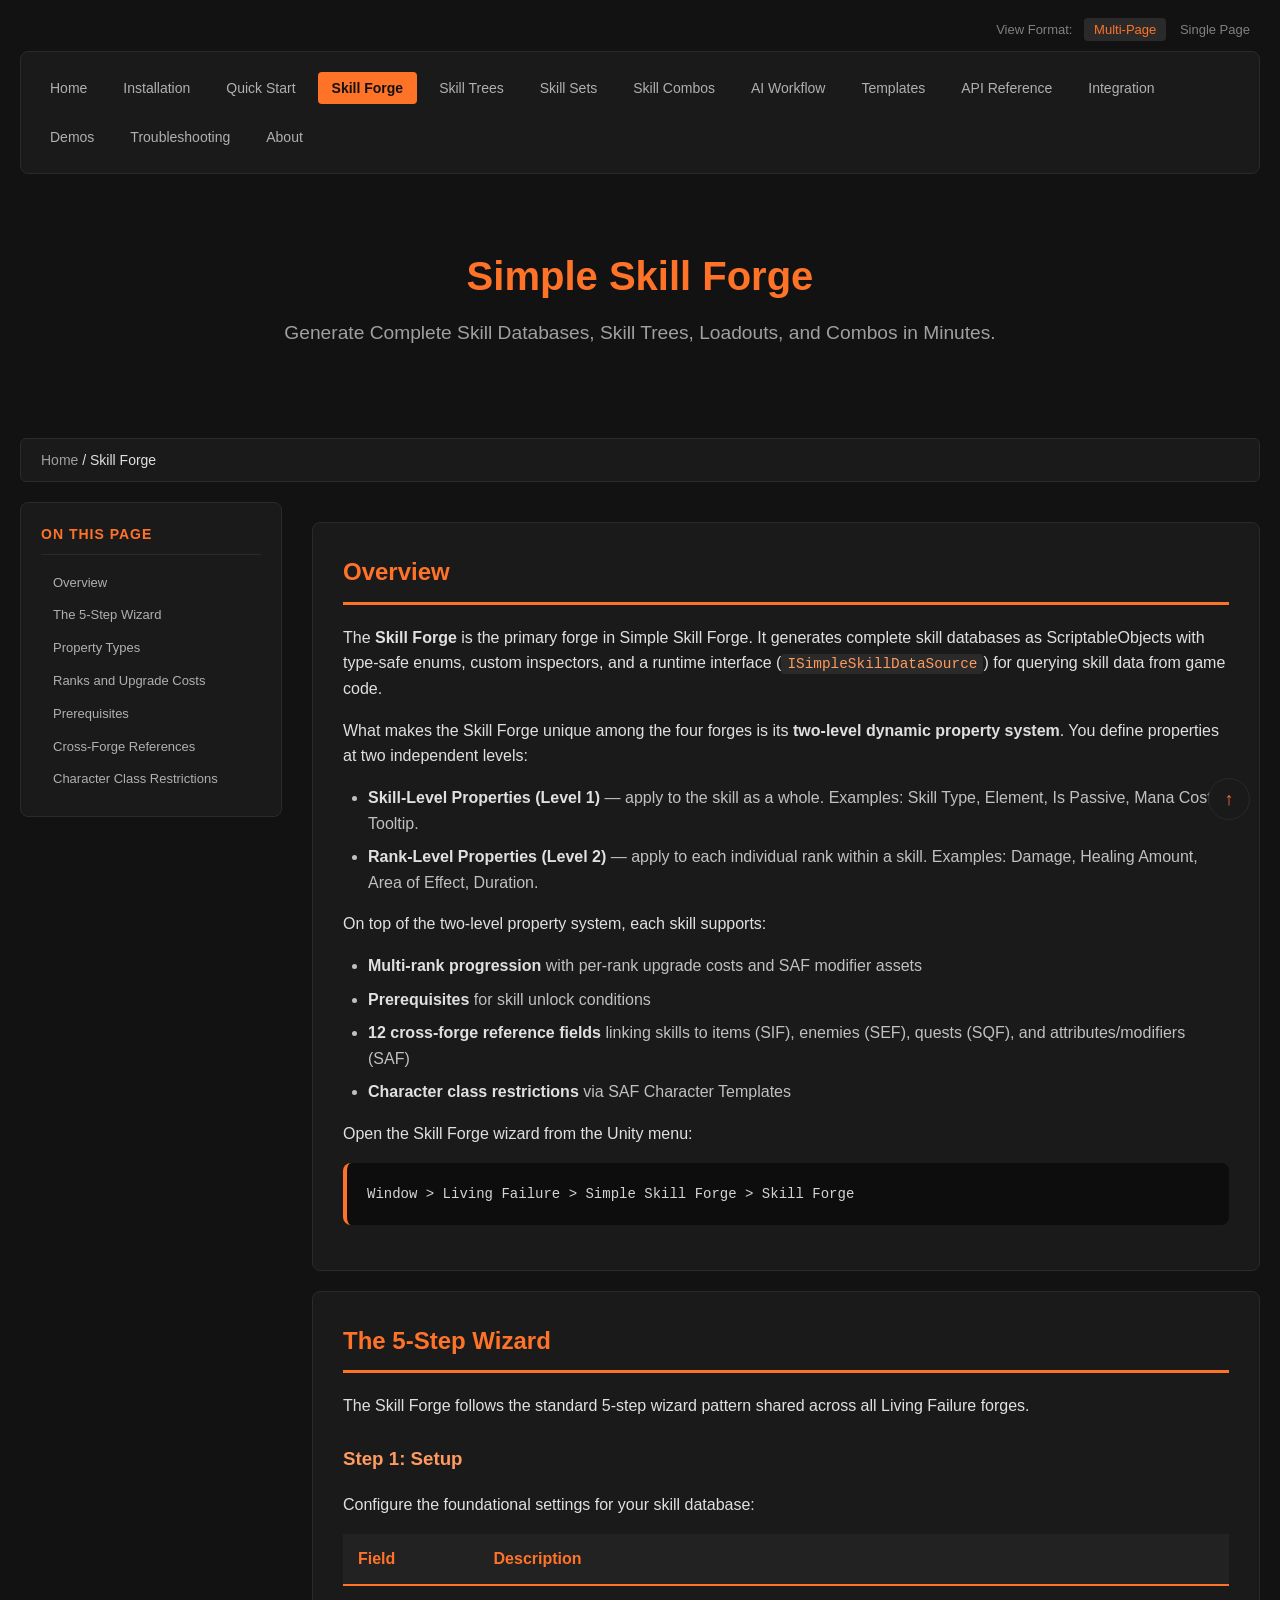
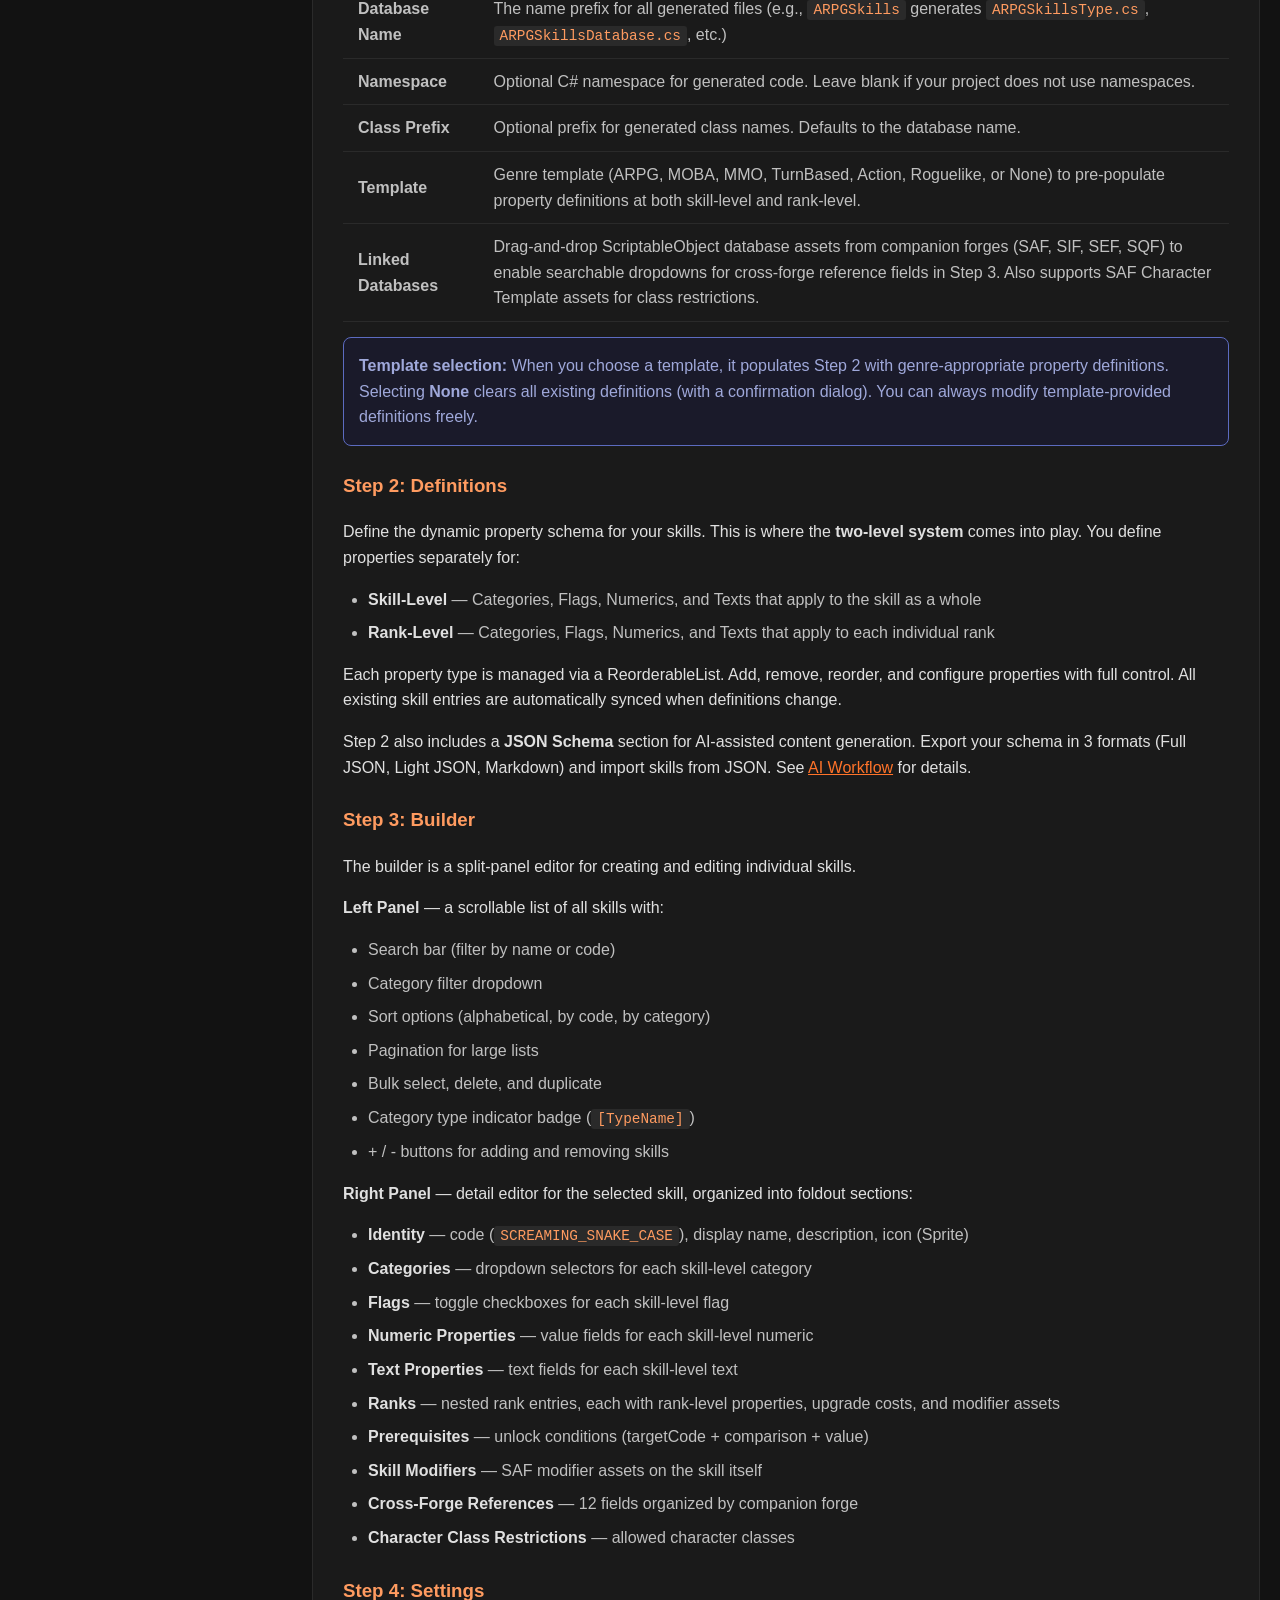
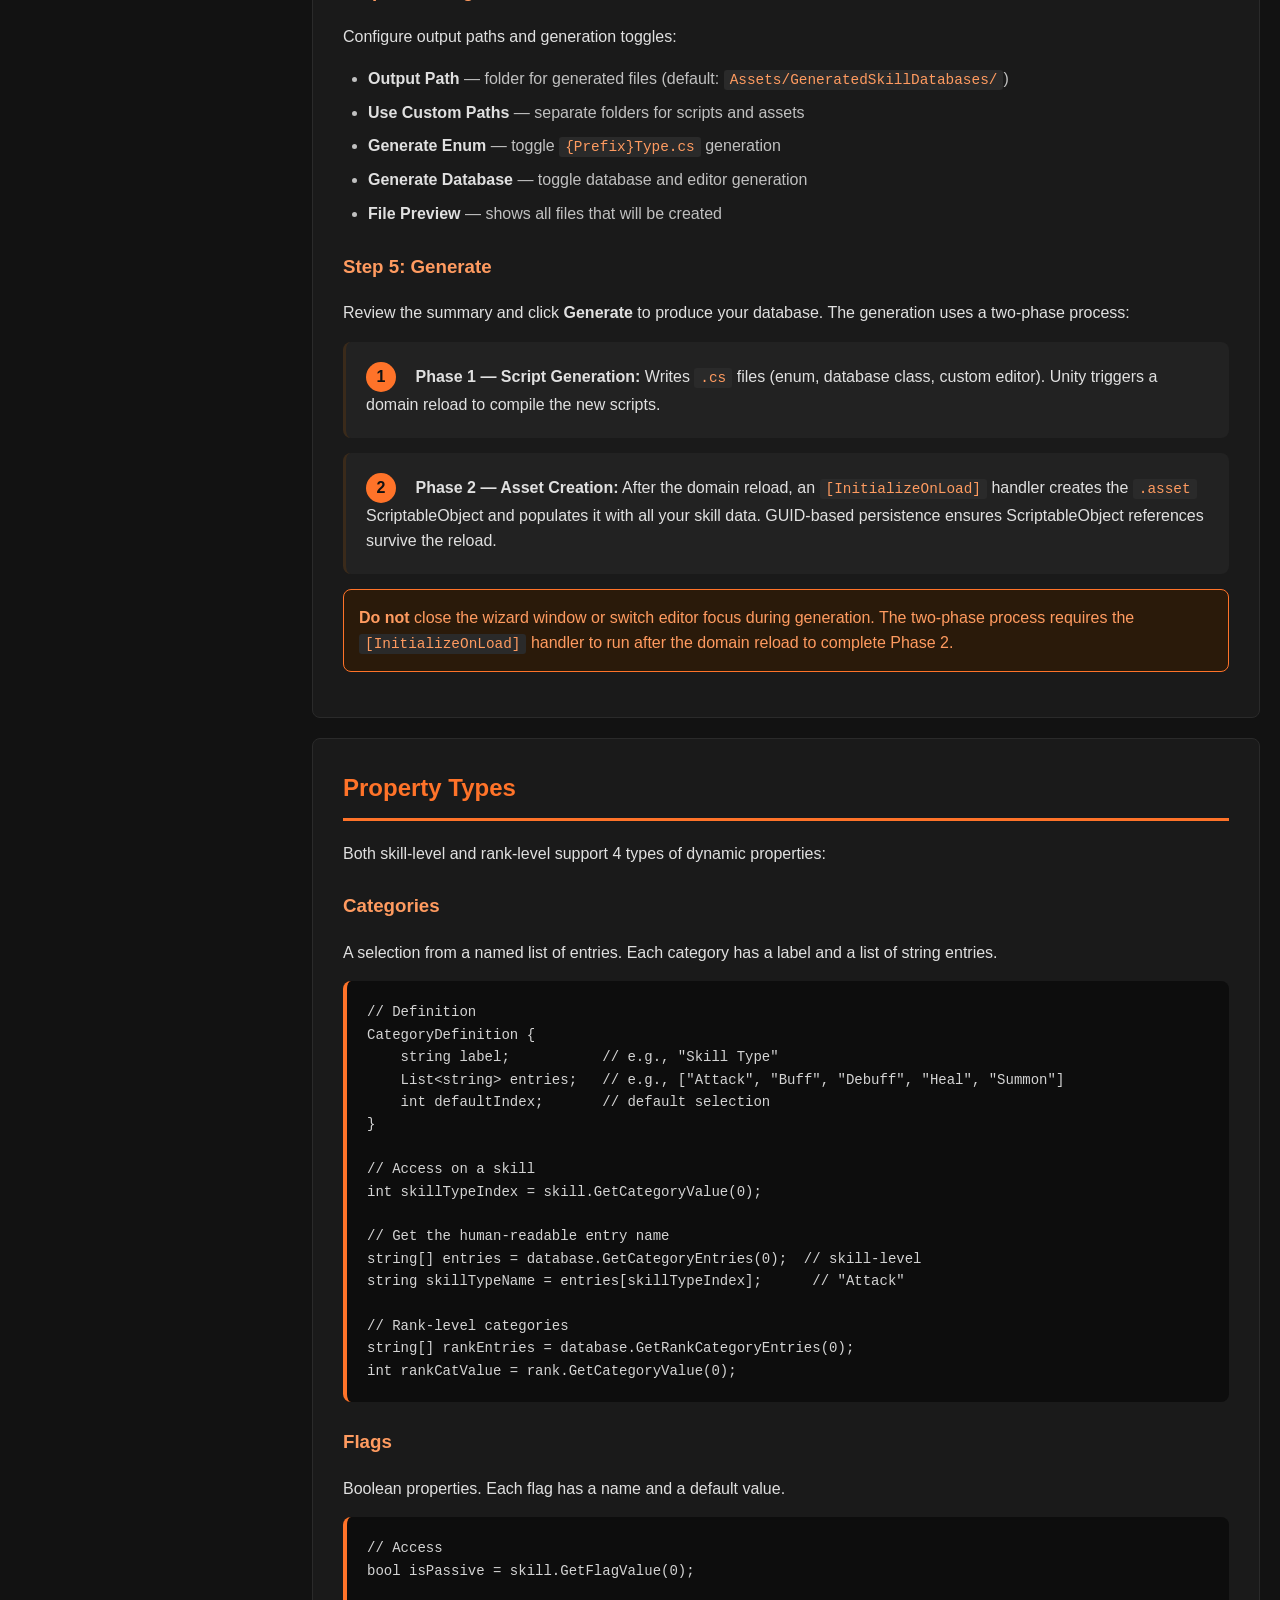
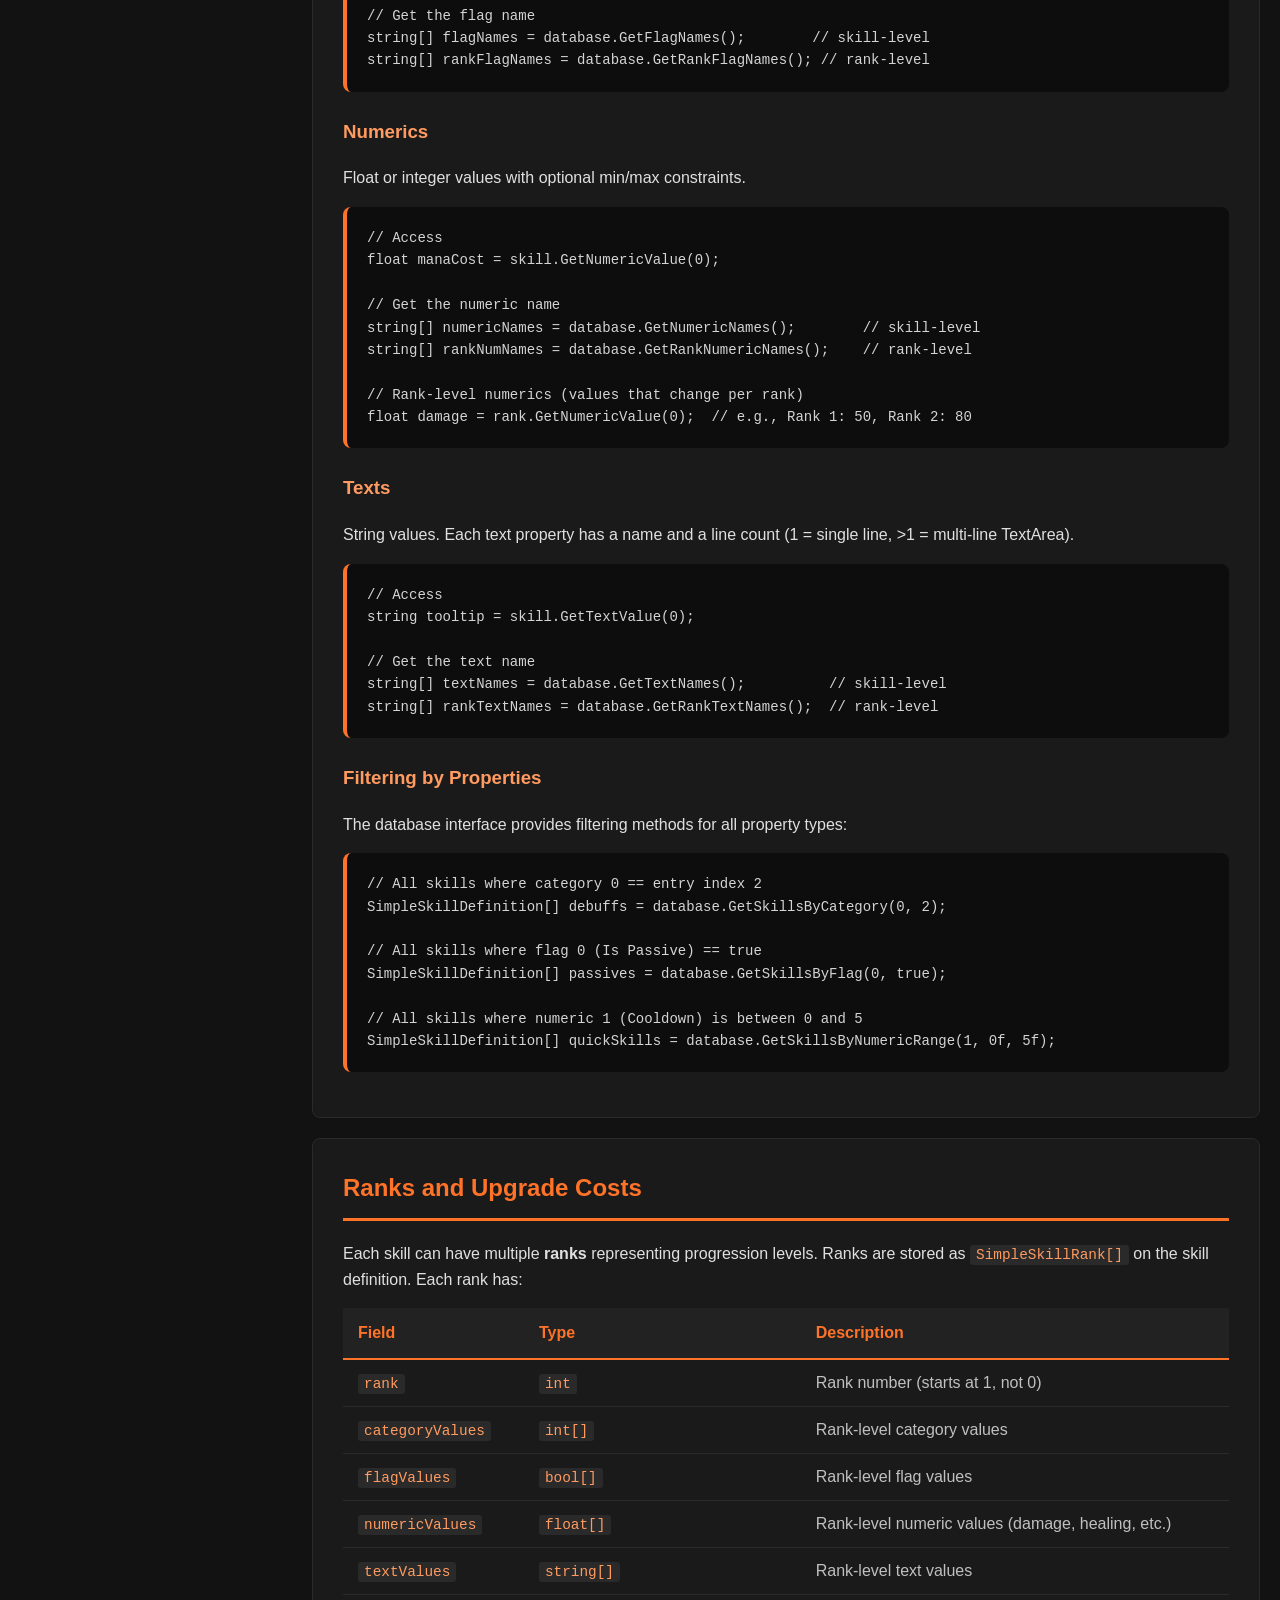
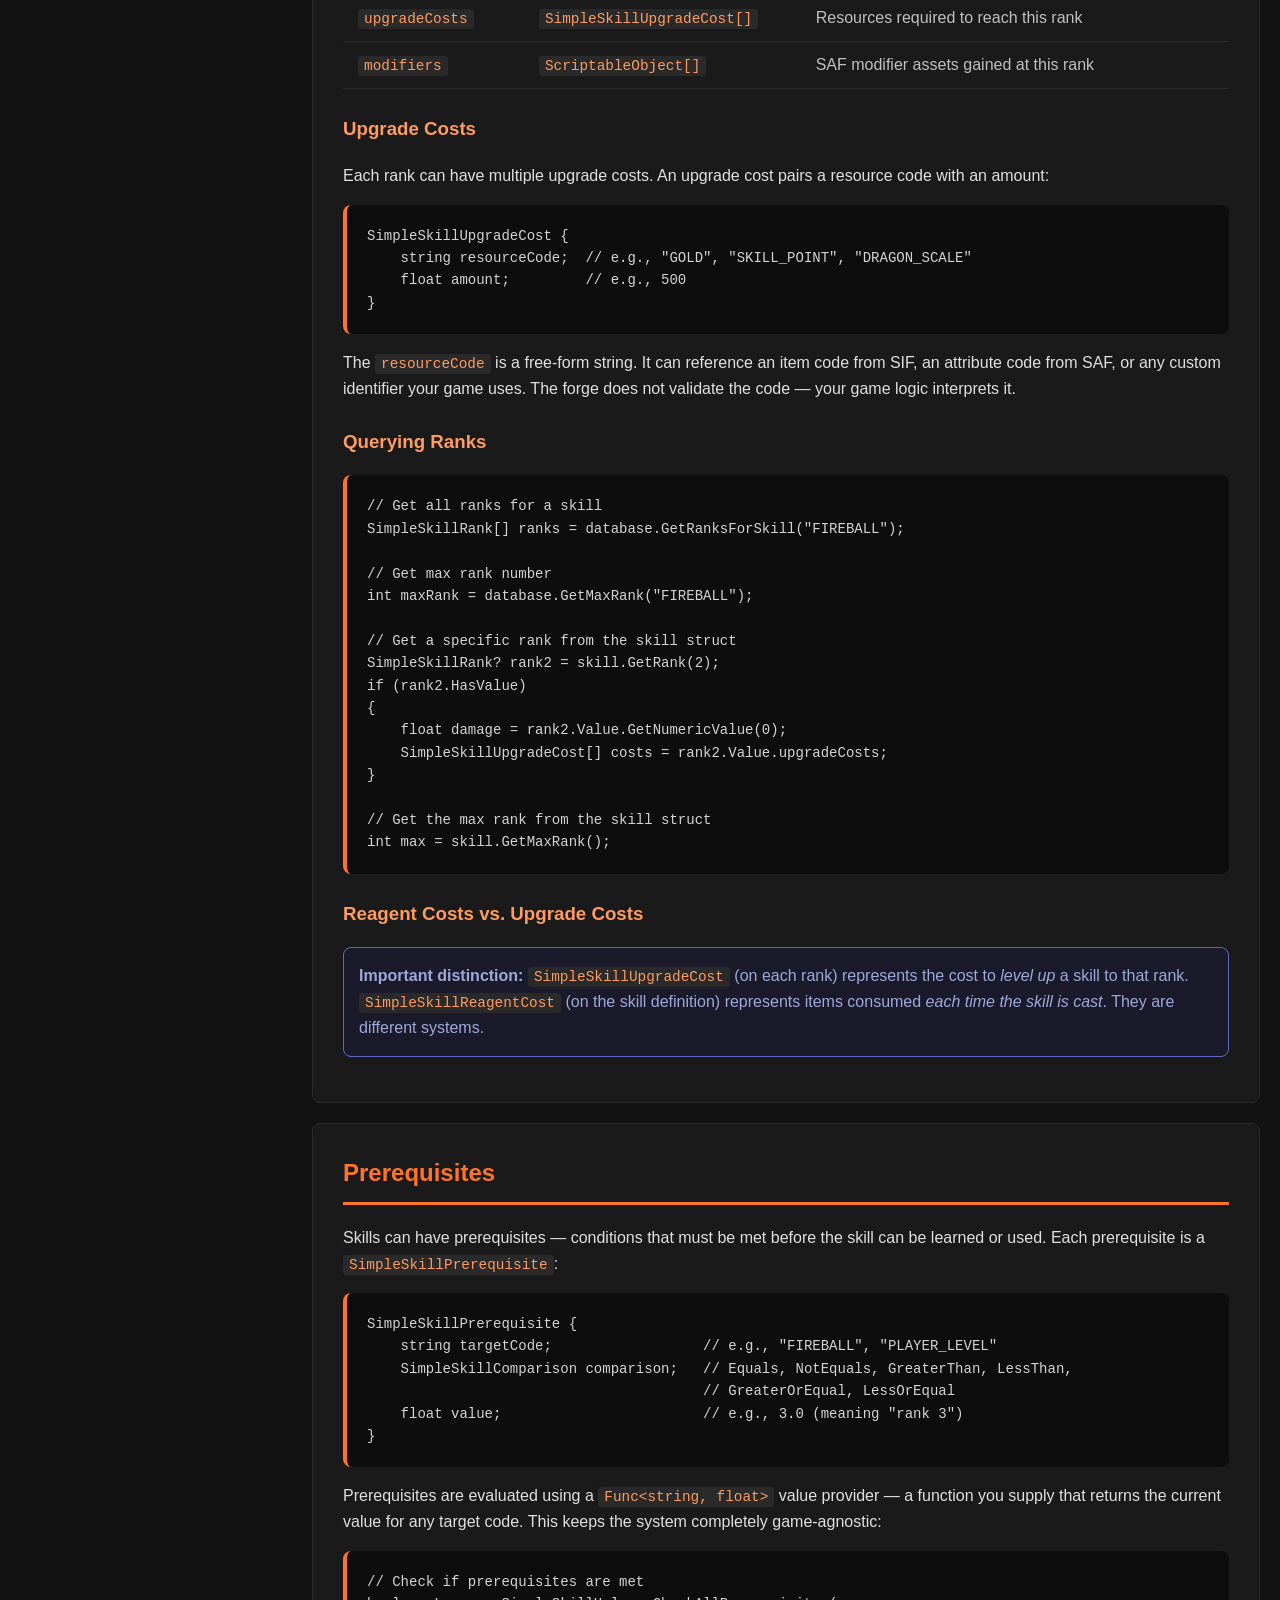
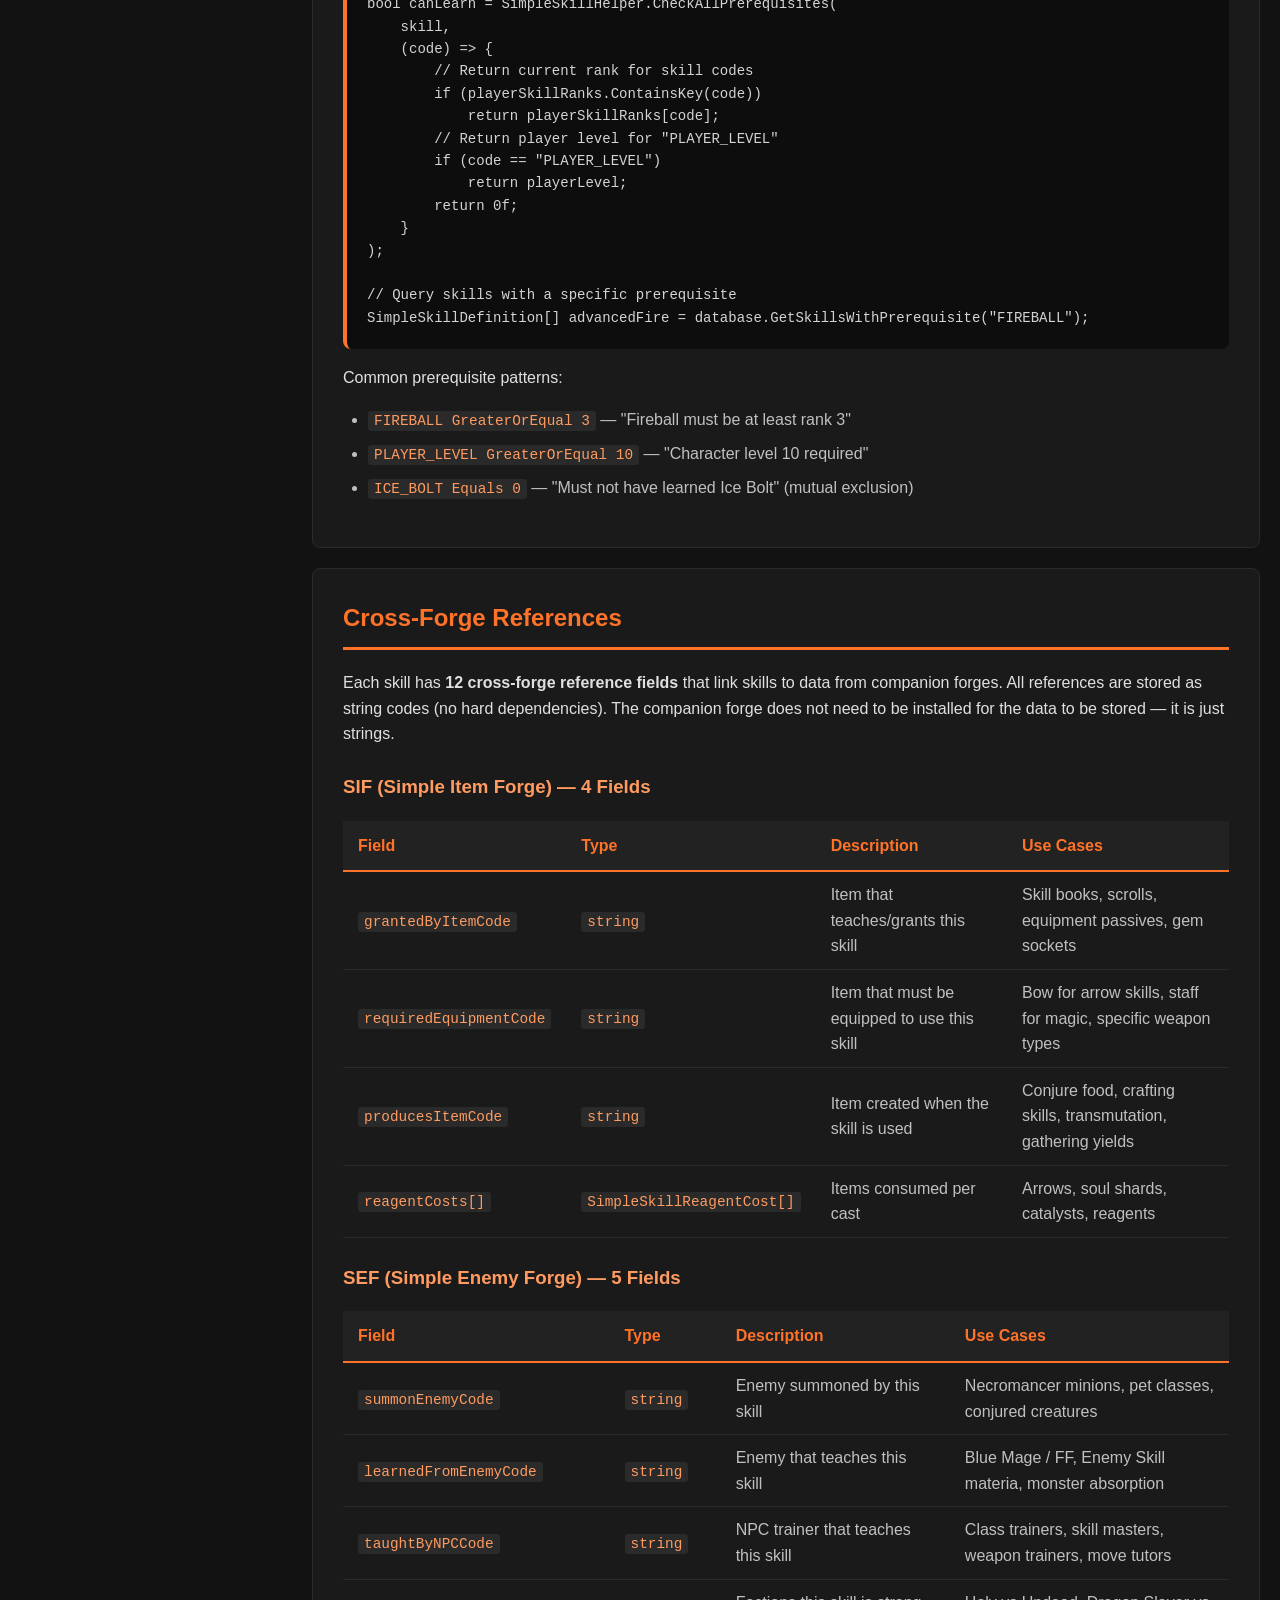
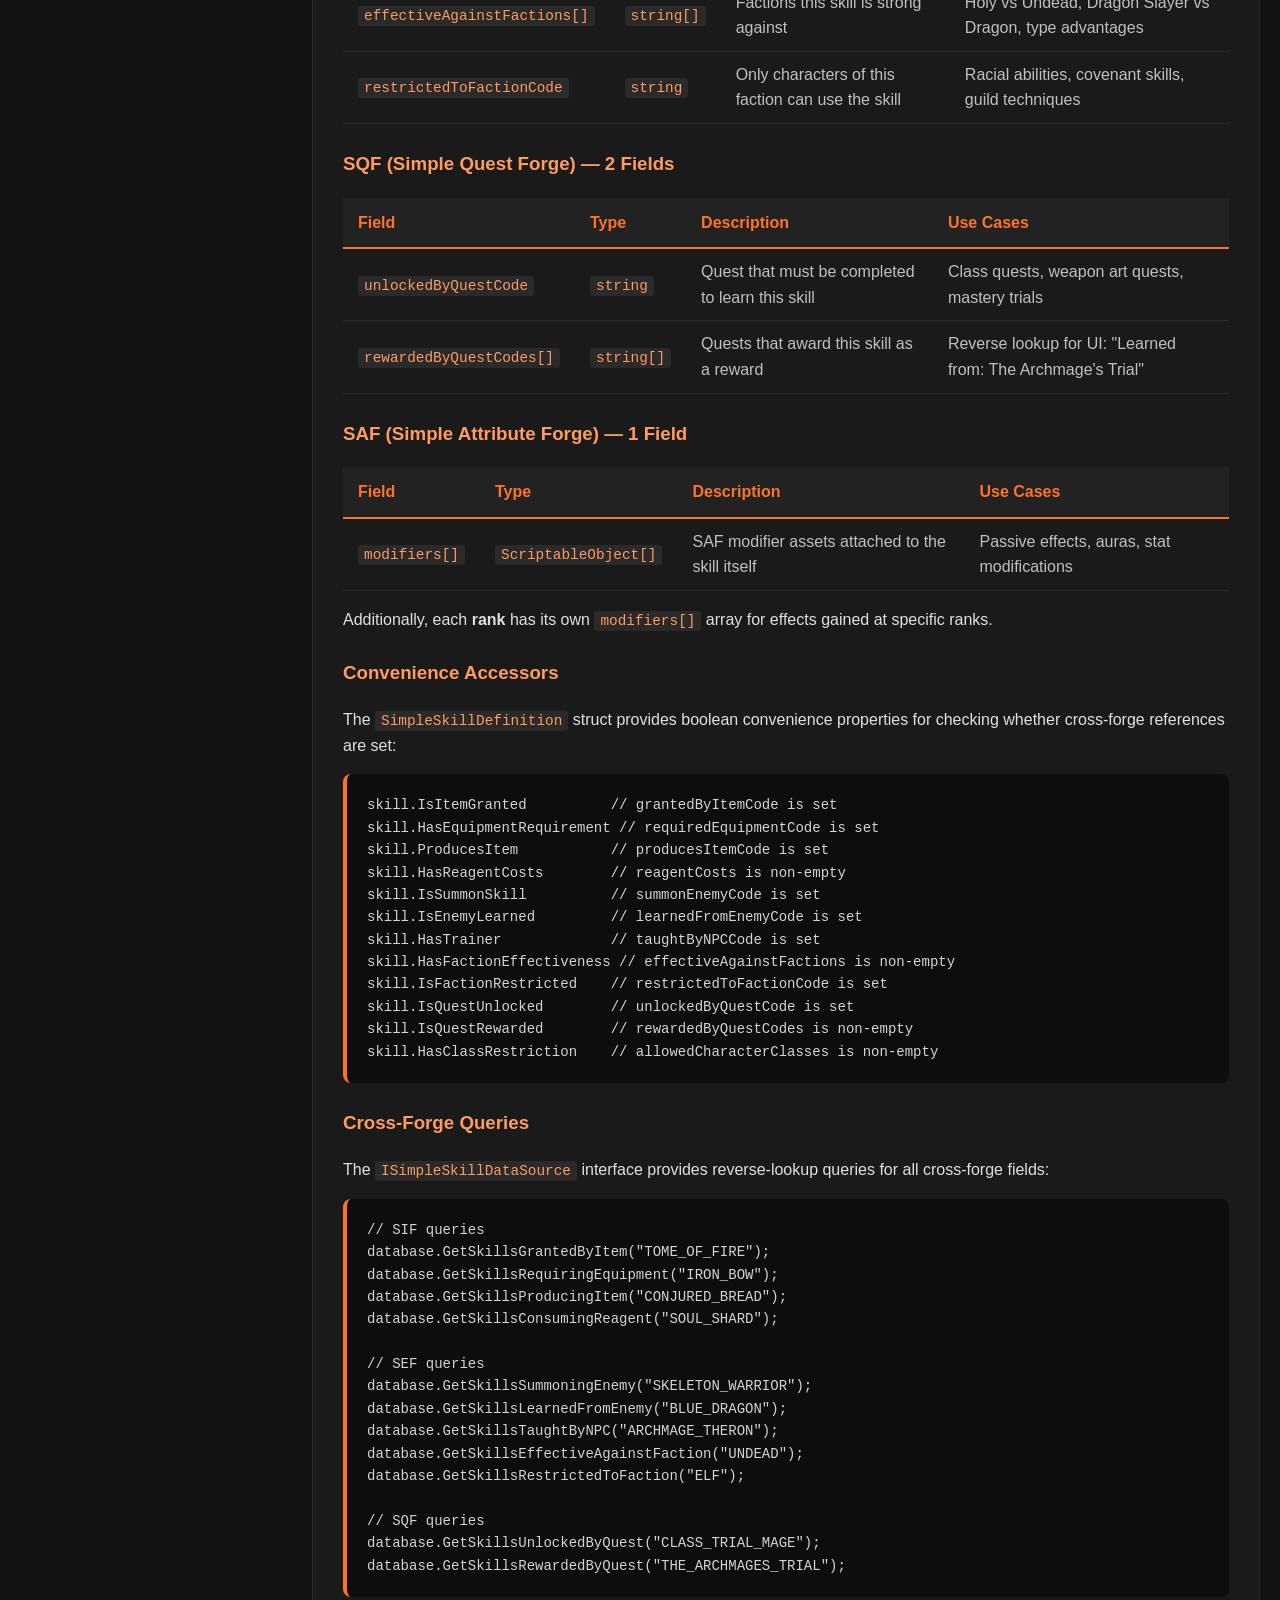
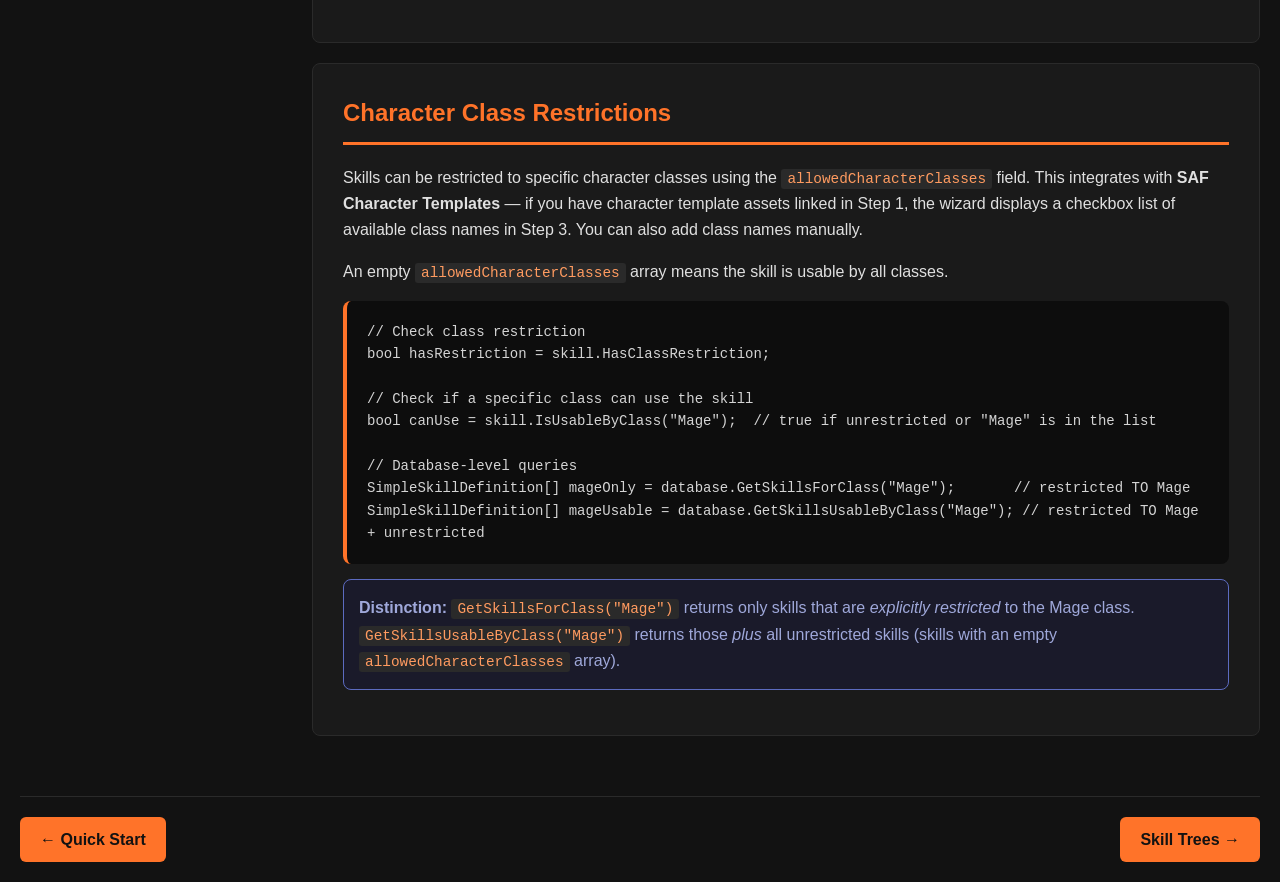
<file: skill-forge.html>
<!DOCTYPE html>
<html lang="en">
<head>
  <meta charset="UTF-8">
  <meta name="viewport" content="width=device-width, initial-scale=1.0">
  <title>Skill Forge - Simple Skill Forge</title>
  <link rel="stylesheet" href="assets/styles.css">
</head>
<body>

  <div class="format-selector" id="top">
    <span class="format-label">View Format:</span>
    <a href="index.html" class="format-link active">Multi-Page</a>
    <a href="single-page.html" class="format-link">Single Page</a>
  </div>

  <nav class="navbar">
    <ul>
      <li><a href="index.html">Home</a></li>
      <li><a href="installation.html">Installation</a></li>
      <li><a href="quick-start.html">Quick Start</a></li>
      <li><a href="skill-forge.html" class="active">Skill Forge</a></li>
      <li><a href="skill-tree-forge.html">Skill Trees</a></li>
      <li><a href="skill-set-forge.html">Skill Sets</a></li>
      <li><a href="skill-combo-forge.html">Skill Combos</a></li>
      <li><a href="schema-export.html">AI Workflow</a></li>
      <li><a href="templates.html">Templates</a></li>
      <li><a href="api-reference.html">API Reference</a></li>
      <li><a href="integration.html">Integration</a></li>
      <li><a href="demos.html">Demos</a></li>
      <li><a href="troubleshooting.html">Troubleshooting</a></li>
      <li><a href="about.html">About</a></li>
    </ul>
  </nav>

  <div class="hero">
    <h1>Simple Skill Forge</h1>
    <p class="tagline">Generate Complete Skill Databases, Skill Trees, Loadouts, and Combos in Minutes.</p>
  </div>

  <div class="breadcrumb">
    <a href="index.html">Home</a> / Skill Forge
  </div>

  <div class="page-layout">
    <aside class="toc">
      <h3>On This Page</h3>
      <ul>
        <li><a href="#overview">Overview</a></li>
        <li><a href="#the-5-step-wizard">The 5-Step Wizard</a></li>
        <li><a href="#property-types">Property Types</a></li>
        <li><a href="#ranks-and-upgrade-costs">Ranks and Upgrade Costs</a></li>
        <li><a href="#prerequisites">Prerequisites</a></li>
        <li><a href="#cross-forge-references">Cross-Forge References</a></li>
        <li><a href="#character-class-restrictions">Character Class Restrictions</a></li>
      </ul>
    </aside>
    <main class="content">

  <div class="section">
    <h2 id="overview">Overview</h2>
    <p>The <strong>Skill Forge</strong> is the primary forge in Simple Skill Forge. It generates complete
      skill databases as ScriptableObjects with type-safe enums, custom inspectors, and a runtime interface
      (<code>ISimpleSkillDataSource</code>) for querying skill data from game code.</p>

    <p>What makes the Skill Forge unique among the four forges is its <strong>two-level dynamic property
      system</strong>. You define properties at two independent levels:</p>
    <ul>
      <li><strong>Skill-Level Properties (Level 1)</strong> &mdash; apply to the skill as a whole.
        Examples: Skill Type, Element, Is Passive, Mana Cost, Tooltip.</li>
      <li><strong>Rank-Level Properties (Level 2)</strong> &mdash; apply to each individual rank within a skill.
        Examples: Damage, Healing Amount, Area of Effect, Duration.</li>
    </ul>

    <p>On top of the two-level property system, each skill supports:</p>
    <ul>
      <li><strong>Multi-rank progression</strong> with per-rank upgrade costs and SAF modifier assets</li>
      <li><strong>Prerequisites</strong> for skill unlock conditions</li>
      <li><strong>12 cross-forge reference fields</strong> linking skills to items (SIF), enemies (SEF),
        quests (SQF), and attributes/modifiers (SAF)</li>
      <li><strong>Character class restrictions</strong> via SAF Character Templates</li>
    </ul>

    <p>Open the Skill Forge wizard from the Unity menu:</p>
    <div class="code-block">Window &gt; Living Failure &gt; Simple Skill Forge &gt; Skill Forge</div>
  </div>

  <div class="section">
    <h2 id="the-5-step-wizard">The 5-Step Wizard</h2>
    <p>The Skill Forge follows the standard 5-step wizard pattern shared across all Living Failure forges.</p>

    <h3>Step 1: Setup</h3>
    <p>Configure the foundational settings for your skill database:</p>
    <table>
      <tr>
        <th>Field</th>
        <th>Description</th>
      </tr>
      <tr>
        <td><strong>Database Name</strong></td>
        <td>The name prefix for all generated files (e.g., <code>ARPGSkills</code> generates
          <code>ARPGSkillsType.cs</code>, <code>ARPGSkillsDatabase.cs</code>, etc.)</td>
      </tr>
      <tr>
        <td><strong>Namespace</strong></td>
        <td>Optional C# namespace for generated code. Leave blank if your project does not use namespaces.</td>
      </tr>
      <tr>
        <td><strong>Class Prefix</strong></td>
        <td>Optional prefix for generated class names. Defaults to the database name.</td>
      </tr>
      <tr>
        <td><strong>Template</strong></td>
        <td>Genre template (ARPG, MOBA, MMO, TurnBased, Action, Roguelike, or None) to pre-populate
          property definitions at both skill-level and rank-level.</td>
      </tr>
      <tr>
        <td><strong>Linked Databases</strong></td>
        <td>Drag-and-drop ScriptableObject database assets from companion forges (SAF, SIF, SEF, SQF)
          to enable searchable dropdowns for cross-forge reference fields in Step 3. Also supports
          SAF Character Template assets for class restrictions.</td>
      </tr>
    </table>

    <div class="info">
      <strong>Template selection:</strong> When you choose a template, it populates Step 2 with genre-appropriate
      property definitions. Selecting <strong>None</strong> clears all existing definitions (with a
      confirmation dialog). You can always modify template-provided definitions freely.
    </div>

    <h3>Step 2: Definitions</h3>
    <p>Define the dynamic property schema for your skills. This is where the <strong>two-level system</strong>
      comes into play. You define properties separately for:</p>
    <ul>
      <li><strong>Skill-Level</strong> &mdash; Categories, Flags, Numerics, and Texts that apply to the
        skill as a whole</li>
      <li><strong>Rank-Level</strong> &mdash; Categories, Flags, Numerics, and Texts that apply to each
        individual rank</li>
    </ul>

    <p>Each property type is managed via a ReorderableList. Add, remove, reorder, and configure properties
      with full control. All existing skill entries are automatically synced when definitions change.</p>

    <p>Step 2 also includes a <strong>JSON Schema</strong> section for AI-assisted content generation.
      Export your schema in 3 formats (Full JSON, Light JSON, Markdown) and import skills from JSON.
      See <a href="schema-export.html">AI Workflow</a> for details.</p>

    <h3>Step 3: Builder</h3>
    <p>The builder is a split-panel editor for creating and editing individual skills.</p>

    <p><strong>Left Panel</strong> &mdash; a scrollable list of all skills with:</p>
    <ul>
      <li>Search bar (filter by name or code)</li>
      <li>Category filter dropdown</li>
      <li>Sort options (alphabetical, by code, by category)</li>
      <li>Pagination for large lists</li>
      <li>Bulk select, delete, and duplicate</li>
      <li>Category type indicator badge (<code>[TypeName]</code>)</li>
      <li>+ / - buttons for adding and removing skills</li>
    </ul>

    <p><strong>Right Panel</strong> &mdash; detail editor for the selected skill, organized into foldout sections:</p>
    <ul>
      <li><strong>Identity</strong> &mdash; code (<code>SCREAMING_SNAKE_CASE</code>), display name,
        description, icon (Sprite)</li>
      <li><strong>Categories</strong> &mdash; dropdown selectors for each skill-level category</li>
      <li><strong>Flags</strong> &mdash; toggle checkboxes for each skill-level flag</li>
      <li><strong>Numeric Properties</strong> &mdash; value fields for each skill-level numeric</li>
      <li><strong>Text Properties</strong> &mdash; text fields for each skill-level text</li>
      <li><strong>Ranks</strong> &mdash; nested rank entries, each with rank-level properties,
        upgrade costs, and modifier assets</li>
      <li><strong>Prerequisites</strong> &mdash; unlock conditions (targetCode + comparison + value)</li>
      <li><strong>Skill Modifiers</strong> &mdash; SAF modifier assets on the skill itself</li>
      <li><strong>Cross-Forge References</strong> &mdash; 12 fields organized by companion forge</li>
      <li><strong>Character Class Restrictions</strong> &mdash; allowed character classes</li>
    </ul>

    <h3>Step 4: Settings</h3>
    <p>Configure output paths and generation toggles:</p>
    <ul>
      <li><strong>Output Path</strong> &mdash; folder for generated files (default:
        <code>Assets/GeneratedSkillDatabases/</code>)</li>
      <li><strong>Use Custom Paths</strong> &mdash; separate folders for scripts and assets</li>
      <li><strong>Generate Enum</strong> &mdash; toggle <code>{Prefix}Type.cs</code> generation</li>
      <li><strong>Generate Database</strong> &mdash; toggle database and editor generation</li>
      <li><strong>File Preview</strong> &mdash; shows all files that will be created</li>
    </ul>

    <h3>Step 5: Generate</h3>
    <p>Review the summary and click <strong>Generate</strong> to produce your database. The generation
      uses a two-phase process:</p>
    <div class="step-container">
      <span class="step-number">1</span>
      <strong>Phase 1 &mdash; Script Generation:</strong> Writes <code>.cs</code> files (enum, database
      class, custom editor). Unity triggers a domain reload to compile the new scripts.
    </div>
    <div class="step-container">
      <span class="step-number">2</span>
      <strong>Phase 2 &mdash; Asset Creation:</strong> After the domain reload, an
      <code>[InitializeOnLoad]</code> handler creates the <code>.asset</code> ScriptableObject and
      populates it with all your skill data. GUID-based persistence ensures ScriptableObject references
      survive the reload.
    </div>

    <div class="warning">
      <strong>Do not</strong> close the wizard window or switch editor focus during generation.
      The two-phase process requires the <code>[InitializeOnLoad]</code> handler to run after the
      domain reload to complete Phase 2.
    </div>
  </div>

  <div class="section">
    <h2 id="property-types">Property Types</h2>
    <p>Both skill-level and rank-level support 4 types of dynamic properties:</p>

    <h3>Categories</h3>
    <p>A selection from a named list of entries. Each category has a label and a list of string entries.</p>
    <div class="code-block">// Definition
CategoryDefinition {
    string label;           // e.g., "Skill Type"
    List&lt;string&gt; entries;   // e.g., ["Attack", "Buff", "Debuff", "Heal", "Summon"]
    int defaultIndex;       // default selection
}

// Access on a skill
int skillTypeIndex = skill.GetCategoryValue(0);

// Get the human-readable entry name
string[] entries = database.GetCategoryEntries(0);  // skill-level
string skillTypeName = entries[skillTypeIndex];      // "Attack"

// Rank-level categories
string[] rankEntries = database.GetRankCategoryEntries(0);
int rankCatValue = rank.GetCategoryValue(0);</div>

    <h3>Flags</h3>
    <p>Boolean properties. Each flag has a name and a default value.</p>
    <div class="code-block">// Access
bool isPassive = skill.GetFlagValue(0);

// Get the flag name
string[] flagNames = database.GetFlagNames();        // skill-level
string[] rankFlagNames = database.GetRankFlagNames(); // rank-level</div>

    <h3>Numerics</h3>
    <p>Float or integer values with optional min/max constraints.</p>
    <div class="code-block">// Access
float manaCost = skill.GetNumericValue(0);

// Get the numeric name
string[] numericNames = database.GetNumericNames();        // skill-level
string[] rankNumNames = database.GetRankNumericNames();    // rank-level

// Rank-level numerics (values that change per rank)
float damage = rank.GetNumericValue(0);  // e.g., Rank 1: 50, Rank 2: 80</div>

    <h3>Texts</h3>
    <p>String values. Each text property has a name and a line count (1 = single line, &gt;1 = multi-line TextArea).</p>
    <div class="code-block">// Access
string tooltip = skill.GetTextValue(0);

// Get the text name
string[] textNames = database.GetTextNames();          // skill-level
string[] rankTextNames = database.GetRankTextNames();  // rank-level</div>

    <h3>Filtering by Properties</h3>
    <p>The database interface provides filtering methods for all property types:</p>
    <div class="code-block">// All skills where category 0 == entry index 2
SimpleSkillDefinition[] debuffs = database.GetSkillsByCategory(0, 2);

// All skills where flag 0 (Is Passive) == true
SimpleSkillDefinition[] passives = database.GetSkillsByFlag(0, true);

// All skills where numeric 1 (Cooldown) is between 0 and 5
SimpleSkillDefinition[] quickSkills = database.GetSkillsByNumericRange(1, 0f, 5f);</div>
  </div>

  <div class="section">
    <h2 id="ranks-and-upgrade-costs">Ranks and Upgrade Costs</h2>
    <p>Each skill can have multiple <strong>ranks</strong> representing progression levels. Ranks are stored
      as <code>SimpleSkillRank[]</code> on the skill definition. Each rank has:</p>

    <table>
      <tr>
        <th>Field</th>
        <th>Type</th>
        <th>Description</th>
      </tr>
      <tr>
        <td><code>rank</code></td>
        <td><code>int</code></td>
        <td>Rank number (starts at 1, not 0)</td>
      </tr>
      <tr>
        <td><code>categoryValues</code></td>
        <td><code>int[]</code></td>
        <td>Rank-level category values</td>
      </tr>
      <tr>
        <td><code>flagValues</code></td>
        <td><code>bool[]</code></td>
        <td>Rank-level flag values</td>
      </tr>
      <tr>
        <td><code>numericValues</code></td>
        <td><code>float[]</code></td>
        <td>Rank-level numeric values (damage, healing, etc.)</td>
      </tr>
      <tr>
        <td><code>textValues</code></td>
        <td><code>string[]</code></td>
        <td>Rank-level text values</td>
      </tr>
      <tr>
        <td><code>upgradeCosts</code></td>
        <td><code>SimpleSkillUpgradeCost[]</code></td>
        <td>Resources required to reach this rank</td>
      </tr>
      <tr>
        <td><code>modifiers</code></td>
        <td><code>ScriptableObject[]</code></td>
        <td>SAF modifier assets gained at this rank</td>
      </tr>
    </table>

    <h3>Upgrade Costs</h3>
    <p>Each rank can have multiple upgrade costs. An upgrade cost pairs a resource code with an amount:</p>
    <div class="code-block">SimpleSkillUpgradeCost {
    string resourceCode;  // e.g., "GOLD", "SKILL_POINT", "DRAGON_SCALE"
    float amount;         // e.g., 500
}</div>
    <p>The <code>resourceCode</code> is a free-form string. It can reference an item code from SIF, an
      attribute code from SAF, or any custom identifier your game uses. The forge does not validate
      the code &mdash; your game logic interprets it.</p>

    <h3>Querying Ranks</h3>
    <div class="code-block">// Get all ranks for a skill
SimpleSkillRank[] ranks = database.GetRanksForSkill("FIREBALL");

// Get max rank number
int maxRank = database.GetMaxRank("FIREBALL");

// Get a specific rank from the skill struct
SimpleSkillRank? rank2 = skill.GetRank(2);
if (rank2.HasValue)
{
    float damage = rank2.Value.GetNumericValue(0);
    SimpleSkillUpgradeCost[] costs = rank2.Value.upgradeCosts;
}

// Get the max rank from the skill struct
int max = skill.GetMaxRank();</div>

    <h3>Reagent Costs vs. Upgrade Costs</h3>
    <div class="info">
      <strong>Important distinction:</strong> <code>SimpleSkillUpgradeCost</code> (on each rank) represents
      the cost to <em>level up</em> a skill to that rank. <code>SimpleSkillReagentCost</code> (on the skill
      definition) represents items consumed <em>each time the skill is cast</em>. They are different systems.
    </div>
  </div>

  <div class="section">
    <h2 id="prerequisites">Prerequisites</h2>
    <p>Skills can have prerequisites &mdash; conditions that must be met before the skill can be learned or used.
      Each prerequisite is a <code>SimpleSkillPrerequisite</code>:</p>

    <div class="code-block">SimpleSkillPrerequisite {
    string targetCode;                  // e.g., "FIREBALL", "PLAYER_LEVEL"
    SimpleSkillComparison comparison;   // Equals, NotEquals, GreaterThan, LessThan,
                                        // GreaterOrEqual, LessOrEqual
    float value;                        // e.g., 3.0 (meaning "rank 3")
}</div>

    <p>Prerequisites are evaluated using a <code>Func&lt;string, float&gt;</code> value provider &mdash; a
      function you supply that returns the current value for any target code. This keeps the system
      completely game-agnostic:</p>

    <div class="code-block">// Check if prerequisites are met
bool canLearn = SimpleSkillHelper.CheckAllPrerequisites(
    skill,
    (code) =&gt; {
        // Return current rank for skill codes
        if (playerSkillRanks.ContainsKey(code))
            return playerSkillRanks[code];
        // Return player level for "PLAYER_LEVEL"
        if (code == "PLAYER_LEVEL")
            return playerLevel;
        return 0f;
    }
);

// Query skills with a specific prerequisite
SimpleSkillDefinition[] advancedFire = database.GetSkillsWithPrerequisite("FIREBALL");</div>

    <p>Common prerequisite patterns:</p>
    <ul>
      <li><code>FIREBALL GreaterOrEqual 3</code> &mdash; "Fireball must be at least rank 3"</li>
      <li><code>PLAYER_LEVEL GreaterOrEqual 10</code> &mdash; "Character level 10 required"</li>
      <li><code>ICE_BOLT Equals 0</code> &mdash; "Must not have learned Ice Bolt" (mutual exclusion)</li>
    </ul>
  </div>

  <div class="section">
    <h2 id="cross-forge-references">Cross-Forge References</h2>
    <p>Each skill has <strong>12 cross-forge reference fields</strong> that link skills to data from companion
      forges. All references are stored as string codes (no hard dependencies). The companion forge does not
      need to be installed for the data to be stored &mdash; it is just strings.</p>

    <h3>SIF (Simple Item Forge) &mdash; 4 Fields</h3>
    <table>
      <tr>
        <th>Field</th>
        <th>Type</th>
        <th>Description</th>
        <th>Use Cases</th>
      </tr>
      <tr>
        <td><code>grantedByItemCode</code></td>
        <td><code>string</code></td>
        <td>Item that teaches/grants this skill</td>
        <td>Skill books, scrolls, equipment passives, gem sockets</td>
      </tr>
      <tr>
        <td><code>requiredEquipmentCode</code></td>
        <td><code>string</code></td>
        <td>Item that must be equipped to use this skill</td>
        <td>Bow for arrow skills, staff for magic, specific weapon types</td>
      </tr>
      <tr>
        <td><code>producesItemCode</code></td>
        <td><code>string</code></td>
        <td>Item created when the skill is used</td>
        <td>Conjure food, crafting skills, transmutation, gathering yields</td>
      </tr>
      <tr>
        <td><code>reagentCosts[]</code></td>
        <td><code>SimpleSkillReagentCost[]</code></td>
        <td>Items consumed per cast</td>
        <td>Arrows, soul shards, catalysts, reagents</td>
      </tr>
    </table>

    <h3>SEF (Simple Enemy Forge) &mdash; 5 Fields</h3>
    <table>
      <tr>
        <th>Field</th>
        <th>Type</th>
        <th>Description</th>
        <th>Use Cases</th>
      </tr>
      <tr>
        <td><code>summonEnemyCode</code></td>
        <td><code>string</code></td>
        <td>Enemy summoned by this skill</td>
        <td>Necromancer minions, pet classes, conjured creatures</td>
      </tr>
      <tr>
        <td><code>learnedFromEnemyCode</code></td>
        <td><code>string</code></td>
        <td>Enemy that teaches this skill</td>
        <td>Blue Mage / FF, Enemy Skill materia, monster absorption</td>
      </tr>
      <tr>
        <td><code>taughtByNPCCode</code></td>
        <td><code>string</code></td>
        <td>NPC trainer that teaches this skill</td>
        <td>Class trainers, skill masters, weapon trainers, move tutors</td>
      </tr>
      <tr>
        <td><code>effectiveAgainstFactions[]</code></td>
        <td><code>string[]</code></td>
        <td>Factions this skill is strong against</td>
        <td>Holy vs Undead, Dragon Slayer vs Dragon, type advantages</td>
      </tr>
      <tr>
        <td><code>restrictedToFactionCode</code></td>
        <td><code>string</code></td>
        <td>Only characters of this faction can use the skill</td>
        <td>Racial abilities, covenant skills, guild techniques</td>
      </tr>
    </table>

    <h3>SQF (Simple Quest Forge) &mdash; 2 Fields</h3>
    <table>
      <tr>
        <th>Field</th>
        <th>Type</th>
        <th>Description</th>
        <th>Use Cases</th>
      </tr>
      <tr>
        <td><code>unlockedByQuestCode</code></td>
        <td><code>string</code></td>
        <td>Quest that must be completed to learn this skill</td>
        <td>Class quests, weapon art quests, mastery trials</td>
      </tr>
      <tr>
        <td><code>rewardedByQuestCodes[]</code></td>
        <td><code>string[]</code></td>
        <td>Quests that award this skill as a reward</td>
        <td>Reverse lookup for UI: "Learned from: The Archmage's Trial"</td>
      </tr>
    </table>

    <h3>SAF (Simple Attribute Forge) &mdash; 1 Field</h3>
    <table>
      <tr>
        <th>Field</th>
        <th>Type</th>
        <th>Description</th>
        <th>Use Cases</th>
      </tr>
      <tr>
        <td><code>modifiers[]</code></td>
        <td><code>ScriptableObject[]</code></td>
        <td>SAF modifier assets attached to the skill itself</td>
        <td>Passive effects, auras, stat modifications</td>
      </tr>
    </table>
    <p>Additionally, each <strong>rank</strong> has its own <code>modifiers[]</code> array for effects
      gained at specific ranks.</p>

    <h3>Convenience Accessors</h3>
    <p>The <code>SimpleSkillDefinition</code> struct provides boolean convenience properties for checking
      whether cross-forge references are set:</p>
    <div class="code-block">skill.IsItemGranted          // grantedByItemCode is set
skill.HasEquipmentRequirement // requiredEquipmentCode is set
skill.ProducesItem           // producesItemCode is set
skill.HasReagentCosts        // reagentCosts is non-empty
skill.IsSummonSkill          // summonEnemyCode is set
skill.IsEnemyLearned         // learnedFromEnemyCode is set
skill.HasTrainer             // taughtByNPCCode is set
skill.HasFactionEffectiveness // effectiveAgainstFactions is non-empty
skill.IsFactionRestricted    // restrictedToFactionCode is set
skill.IsQuestUnlocked        // unlockedByQuestCode is set
skill.IsQuestRewarded        // rewardedByQuestCodes is non-empty
skill.HasClassRestriction    // allowedCharacterClasses is non-empty</div>

    <h3>Cross-Forge Queries</h3>
    <p>The <code>ISimpleSkillDataSource</code> interface provides reverse-lookup queries for all cross-forge fields:</p>
    <div class="code-block">// SIF queries
database.GetSkillsGrantedByItem("TOME_OF_FIRE");
database.GetSkillsRequiringEquipment("IRON_BOW");
database.GetSkillsProducingItem("CONJURED_BREAD");
database.GetSkillsConsumingReagent("SOUL_SHARD");

// SEF queries
database.GetSkillsSummoningEnemy("SKELETON_WARRIOR");
database.GetSkillsLearnedFromEnemy("BLUE_DRAGON");
database.GetSkillsTaughtByNPC("ARCHMAGE_THERON");
database.GetSkillsEffectiveAgainstFaction("UNDEAD");
database.GetSkillsRestrictedToFaction("ELF");

// SQF queries
database.GetSkillsUnlockedByQuest("CLASS_TRIAL_MAGE");
database.GetSkillsRewardedByQuest("THE_ARCHMAGES_TRIAL");</div>
  </div>

  <div class="section">
    <h2 id="character-class-restrictions">Character Class Restrictions</h2>
    <p>Skills can be restricted to specific character classes using the <code>allowedCharacterClasses</code>
      field. This integrates with <strong>SAF Character Templates</strong> &mdash; if you have character
      template assets linked in Step 1, the wizard displays a checkbox list of available class names
      in Step 3. You can also add class names manually.</p>

    <p>An empty <code>allowedCharacterClasses</code> array means the skill is usable by all classes.</p>

    <div class="code-block">// Check class restriction
bool hasRestriction = skill.HasClassRestriction;

// Check if a specific class can use the skill
bool canUse = skill.IsUsableByClass("Mage");  // true if unrestricted or "Mage" is in the list

// Database-level queries
SimpleSkillDefinition[] mageOnly = database.GetSkillsForClass("Mage");       // restricted TO Mage
SimpleSkillDefinition[] mageUsable = database.GetSkillsUsableByClass("Mage"); // restricted TO Mage + unrestricted</div>

    <div class="info">
      <strong>Distinction:</strong> <code>GetSkillsForClass("Mage")</code> returns only skills that are
      <em>explicitly restricted</em> to the Mage class. <code>GetSkillsUsableByClass("Mage")</code> returns
      those <em>plus</em> all unrestricted skills (skills with an empty <code>allowedCharacterClasses</code>
      array).
    </div>
  </div>

    </main>
  </div>

  <div class="page-nav">
    <a href="quick-start.html">&larr; Quick Start</a>
    <a href="skill-tree-forge.html">Skill Trees &rarr;</a>
  </div>

  <a href="#top" class="scroll-btn scroll-to-top" title="Scroll to top">&uarr;</a>

</body>
</html>
</file>
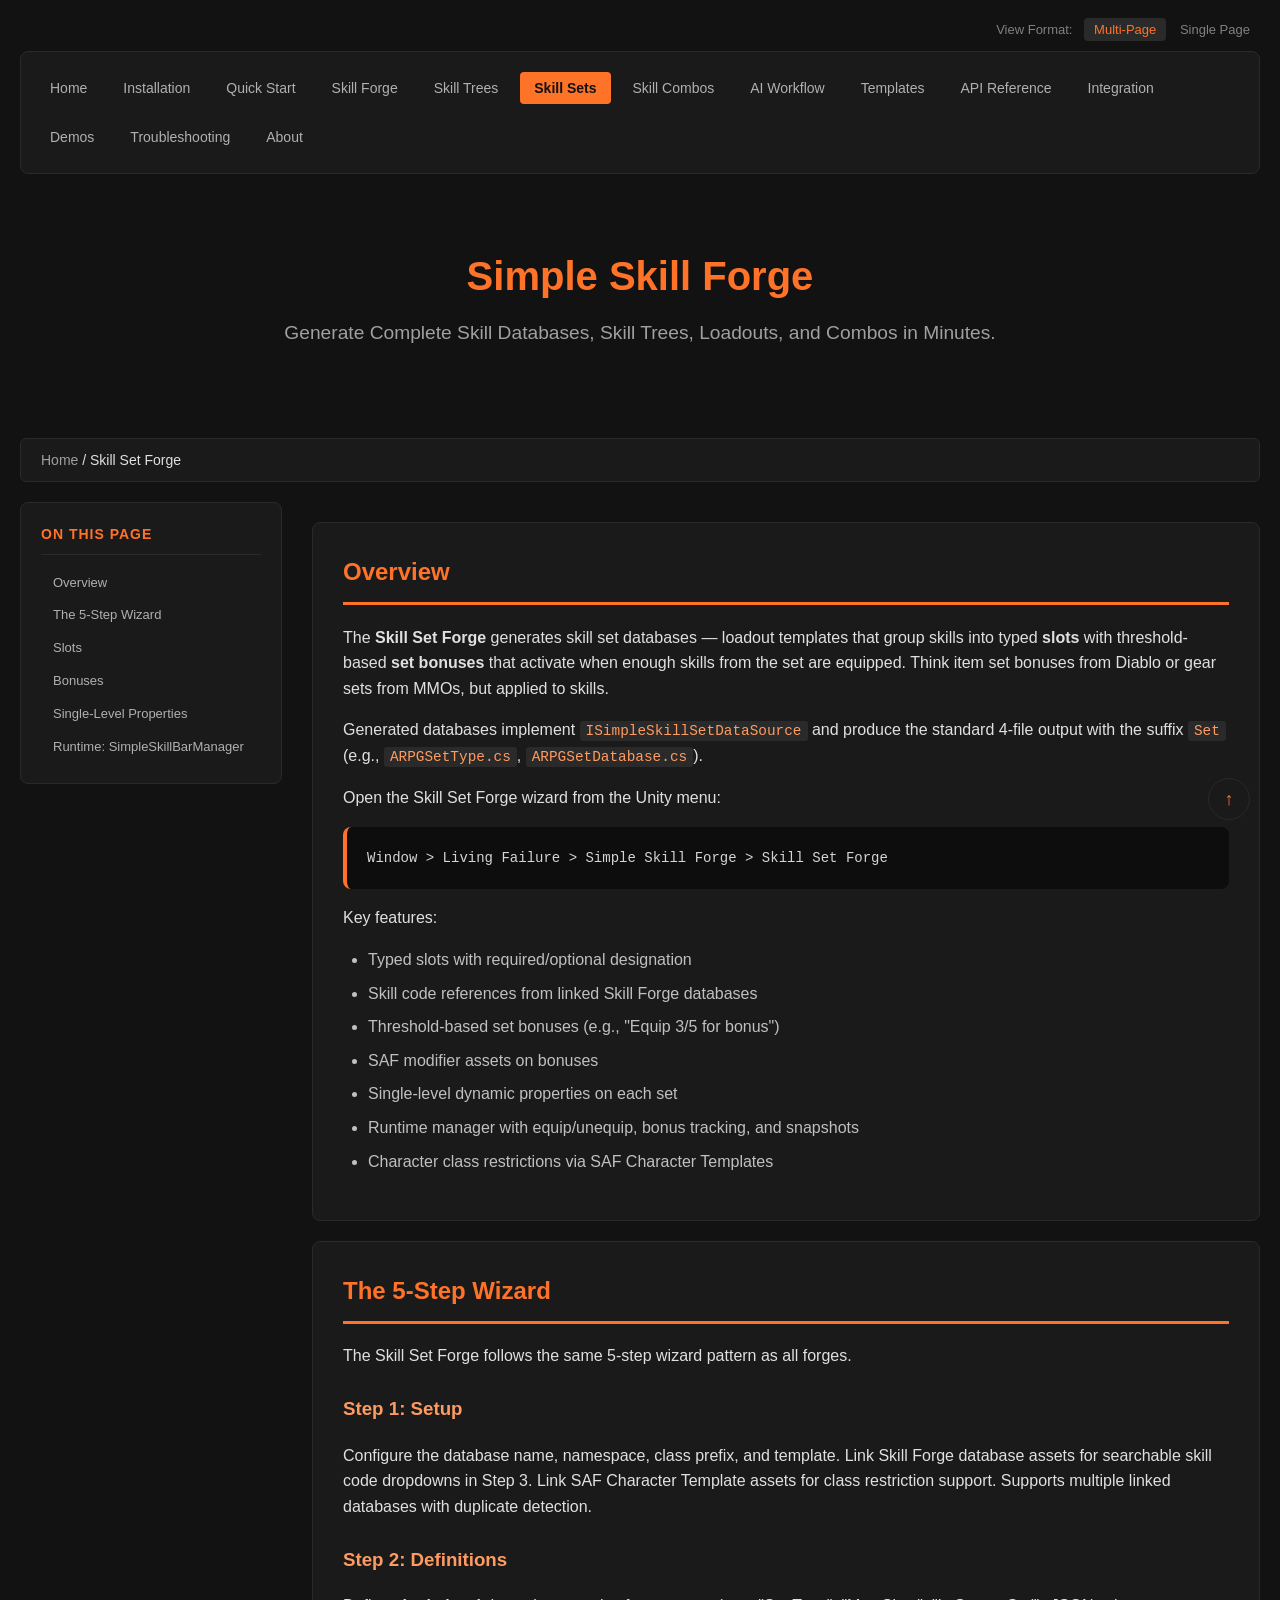
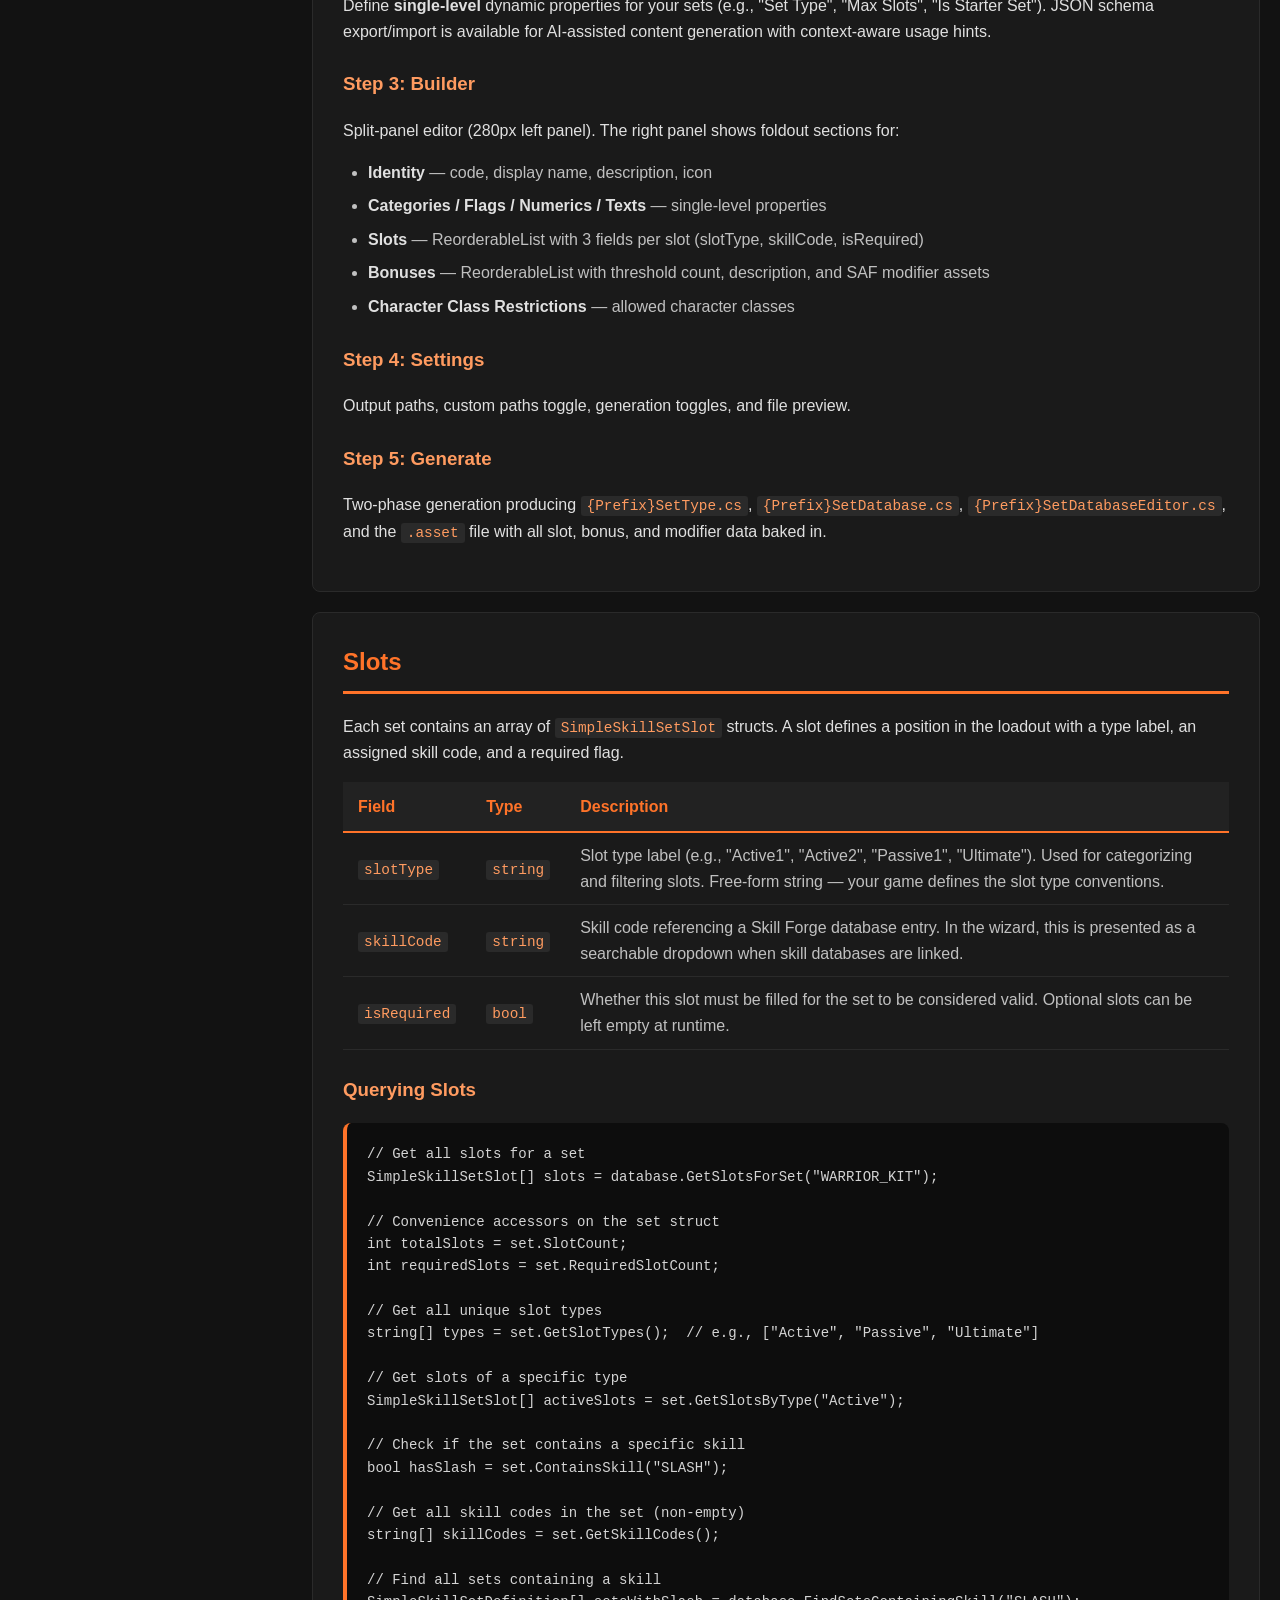
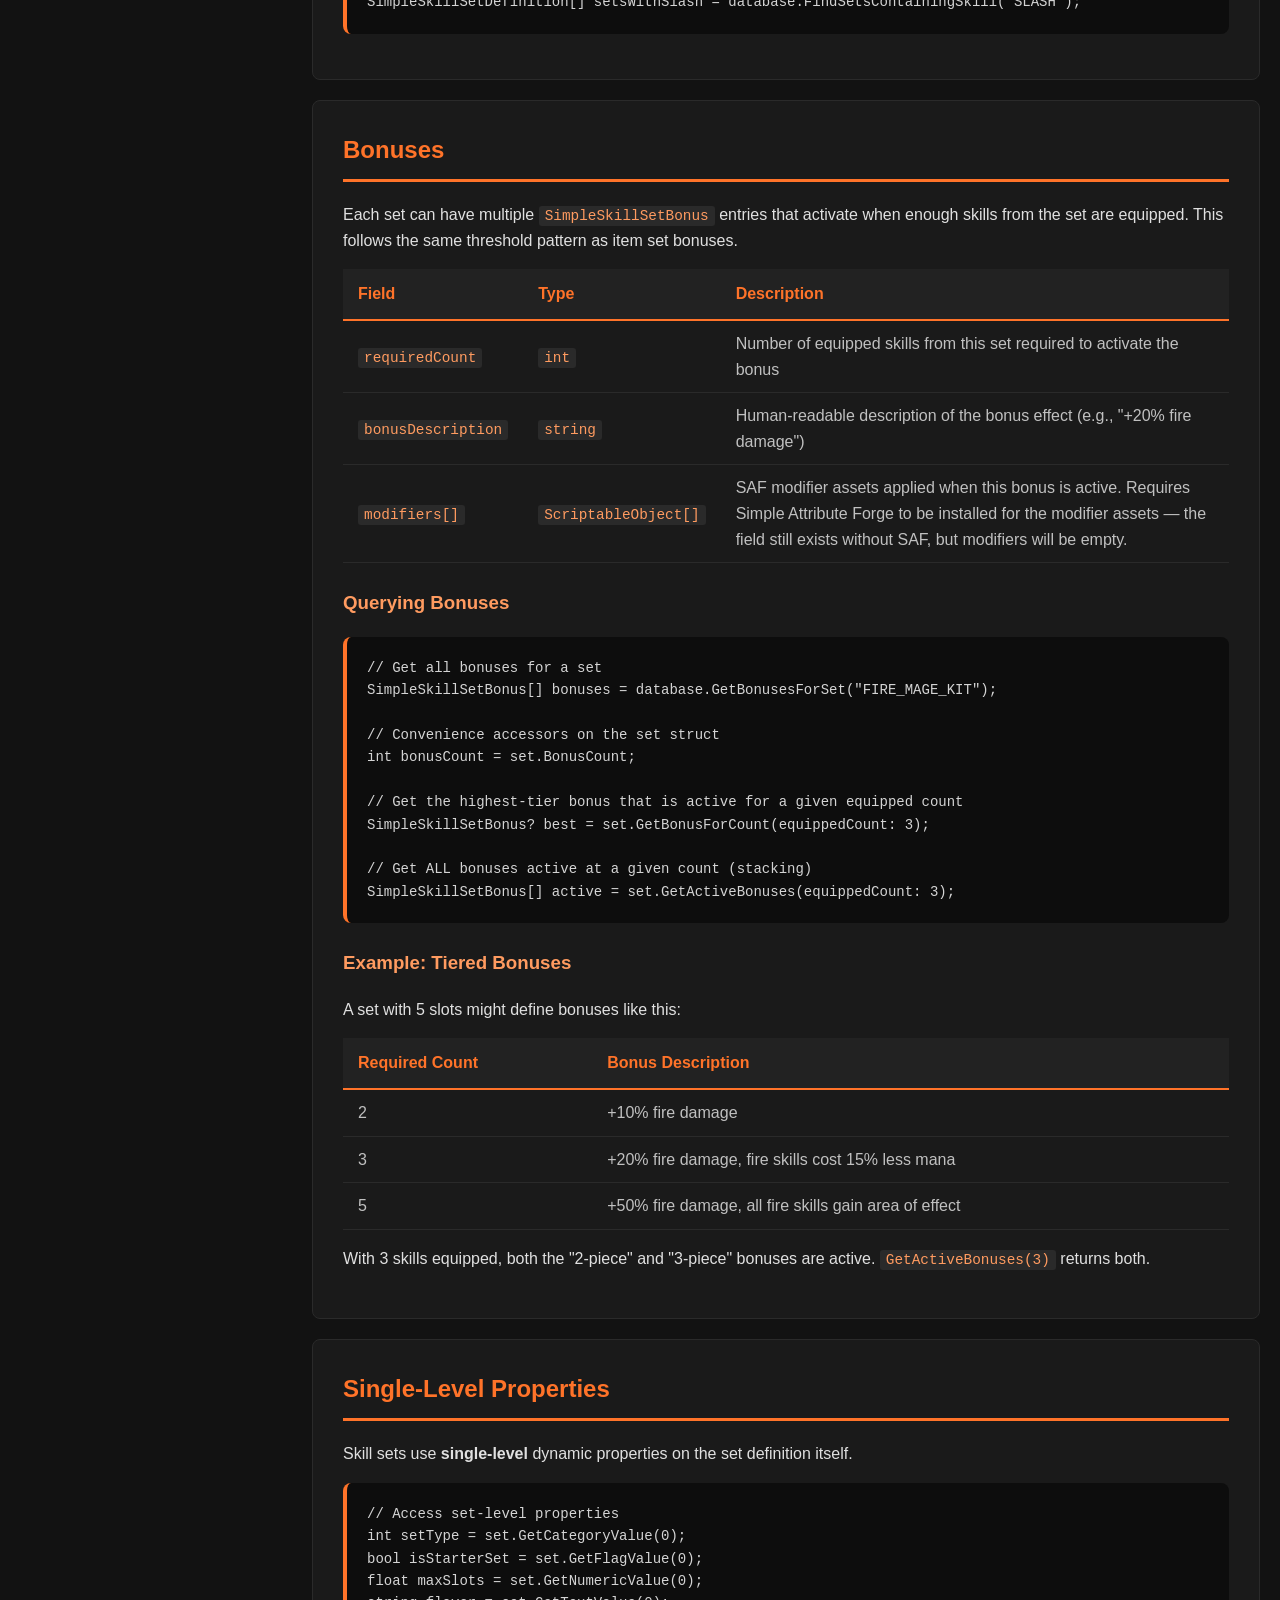
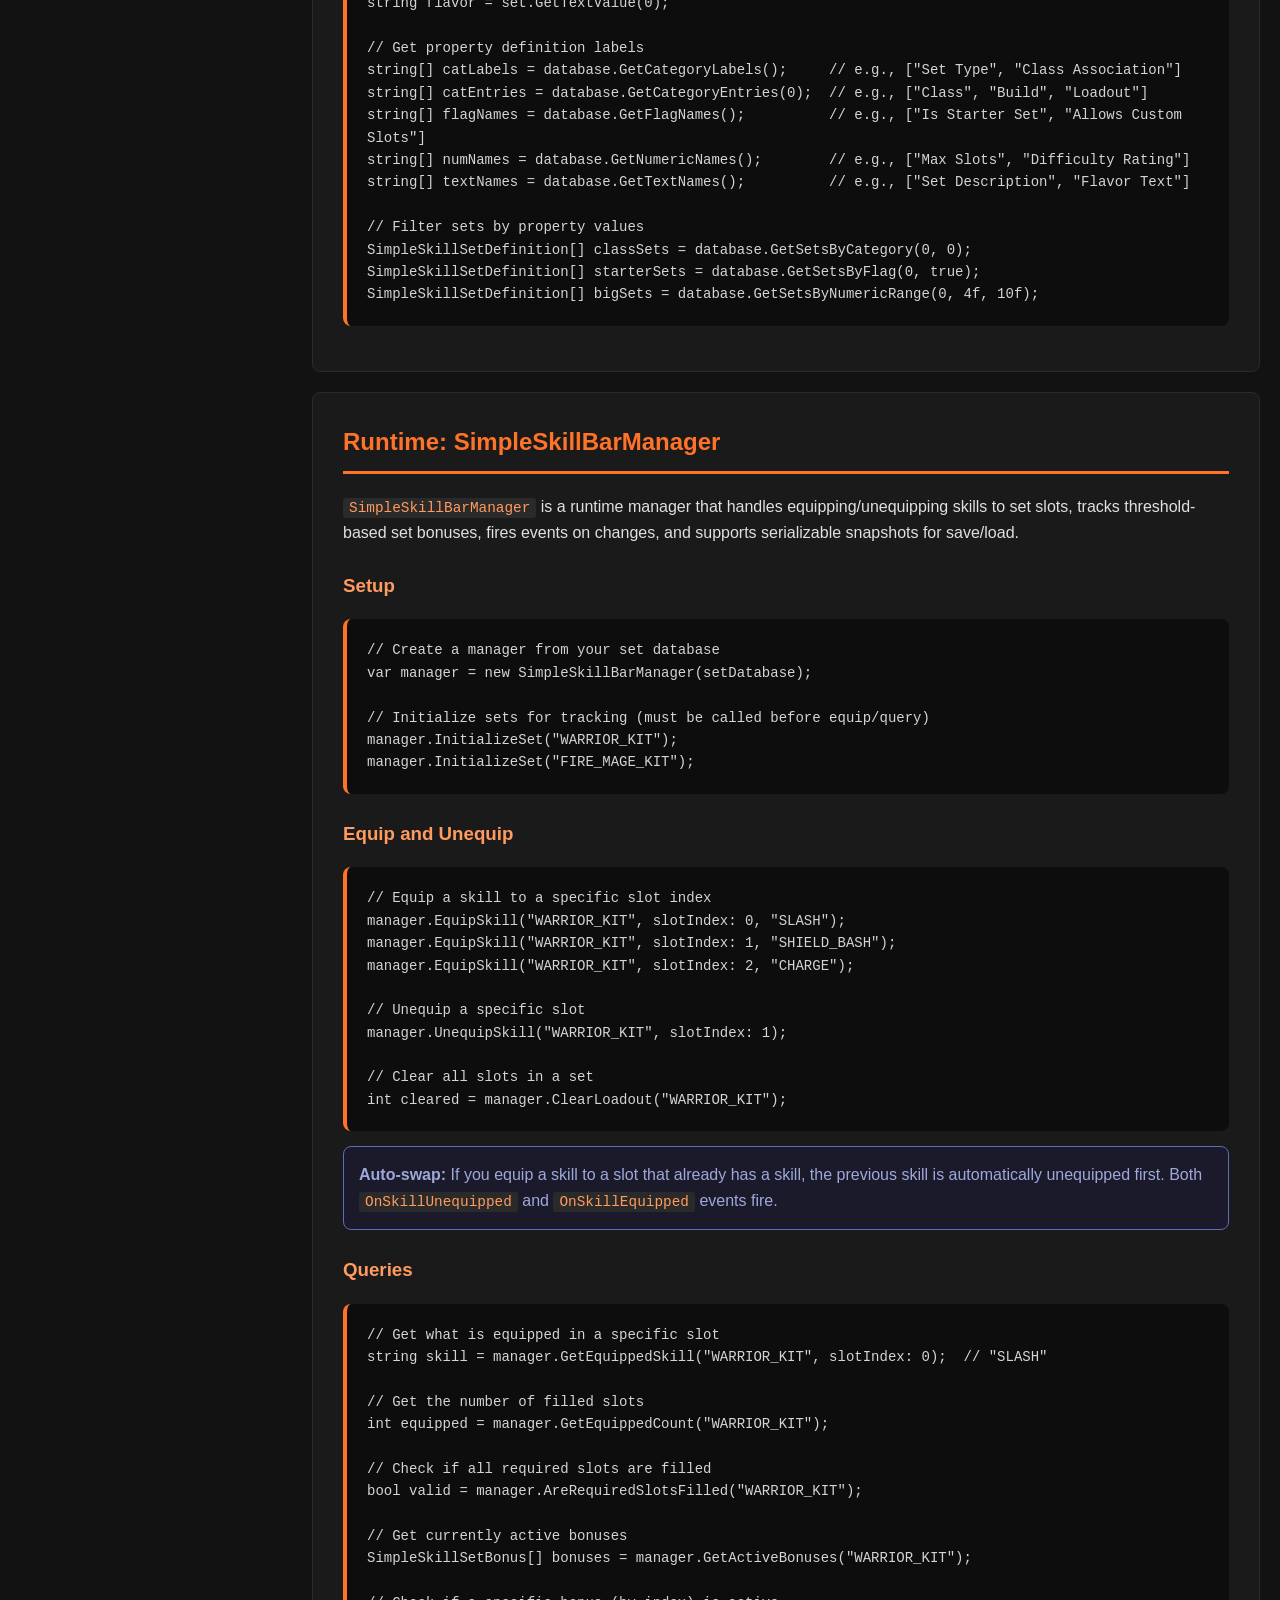
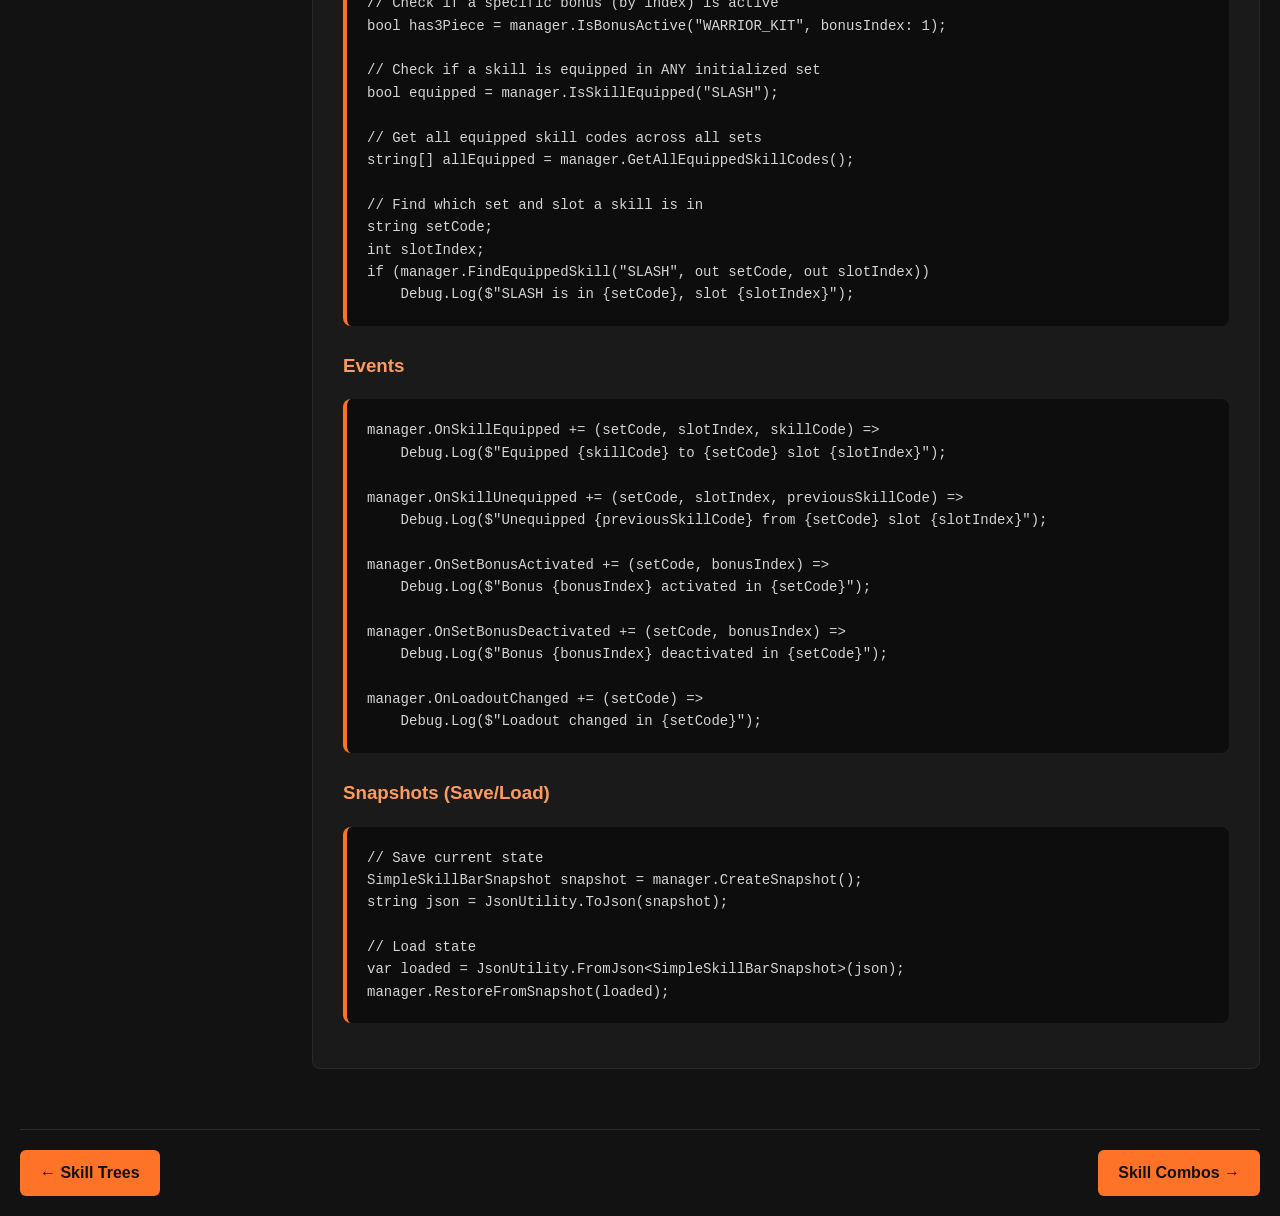
<file: skill-set-forge.html>
<!DOCTYPE html>
<html lang="en">
<head>
  <meta charset="UTF-8">
  <meta name="viewport" content="width=device-width, initial-scale=1.0">
  <title>Skill Set Forge - Simple Skill Forge</title>
  <link rel="stylesheet" href="assets/styles.css">
</head>
<body>

  <div class="format-selector" id="top">
    <span class="format-label">View Format:</span>
    <a href="index.html" class="format-link active">Multi-Page</a>
    <a href="single-page.html" class="format-link">Single Page</a>
  </div>

  <nav class="navbar">
    <ul>
      <li><a href="index.html">Home</a></li>
      <li><a href="installation.html">Installation</a></li>
      <li><a href="quick-start.html">Quick Start</a></li>
      <li><a href="skill-forge.html">Skill Forge</a></li>
      <li><a href="skill-tree-forge.html">Skill Trees</a></li>
      <li><a href="skill-set-forge.html" class="active">Skill Sets</a></li>
      <li><a href="skill-combo-forge.html">Skill Combos</a></li>
      <li><a href="schema-export.html">AI Workflow</a></li>
      <li><a href="templates.html">Templates</a></li>
      <li><a href="api-reference.html">API Reference</a></li>
      <li><a href="integration.html">Integration</a></li>
      <li><a href="demos.html">Demos</a></li>
      <li><a href="troubleshooting.html">Troubleshooting</a></li>
      <li><a href="about.html">About</a></li>
    </ul>
  </nav>

  <div class="hero">
    <h1>Simple Skill Forge</h1>
    <p class="tagline">Generate Complete Skill Databases, Skill Trees, Loadouts, and Combos in Minutes.</p>
  </div>

  <div class="breadcrumb">
    <a href="index.html">Home</a> / Skill Set Forge
  </div>

  <div class="page-layout">
    <aside class="toc">
      <h3>On This Page</h3>
      <ul>
        <li><a href="#overview">Overview</a></li>
        <li><a href="#the-5-step-wizard">The 5-Step Wizard</a></li>
        <li><a href="#slots">Slots</a></li>
        <li><a href="#bonuses">Bonuses</a></li>
        <li><a href="#single-level-properties">Single-Level Properties</a></li>
        <li><a href="#runtime">Runtime: SimpleSkillBarManager</a></li>
      </ul>
    </aside>
    <main class="content">

  <div class="section">
    <h2 id="overview">Overview</h2>
    <p>The <strong>Skill Set Forge</strong> generates skill set databases &mdash; loadout templates that
      group skills into typed <strong>slots</strong> with threshold-based <strong>set bonuses</strong>
      that activate when enough skills from the set are equipped. Think item set bonuses from Diablo
      or gear sets from MMOs, but applied to skills.</p>

    <p>Generated databases implement <code>ISimpleSkillSetDataSource</code> and produce the standard 4-file
      output with the suffix <code>Set</code> (e.g., <code>ARPGSetType.cs</code>,
      <code>ARPGSetDatabase.cs</code>).</p>

    <p>Open the Skill Set Forge wizard from the Unity menu:</p>
    <div class="code-block">Window &gt; Living Failure &gt; Simple Skill Forge &gt; Skill Set Forge</div>

    <p>Key features:</p>
    <ul>
      <li>Typed slots with required/optional designation</li>
      <li>Skill code references from linked Skill Forge databases</li>
      <li>Threshold-based set bonuses (e.g., "Equip 3/5 for bonus")</li>
      <li>SAF modifier assets on bonuses</li>
      <li>Single-level dynamic properties on each set</li>
      <li>Runtime manager with equip/unequip, bonus tracking, and snapshots</li>
      <li>Character class restrictions via SAF Character Templates</li>
    </ul>
  </div>

  <div class="section">
    <h2 id="the-5-step-wizard">The 5-Step Wizard</h2>
    <p>The Skill Set Forge follows the same 5-step wizard pattern as all forges.</p>

    <h3>Step 1: Setup</h3>
    <p>Configure the database name, namespace, class prefix, and template. Link Skill Forge database
      assets for searchable skill code dropdowns in Step 3. Link SAF Character Template assets for
      class restriction support. Supports multiple linked databases with duplicate detection.</p>

    <h3>Step 2: Definitions</h3>
    <p>Define <strong>single-level</strong> dynamic properties for your sets (e.g., "Set Type",
      "Max Slots", "Is Starter Set"). JSON schema export/import is available for AI-assisted
      content generation with context-aware usage hints.</p>

    <h3>Step 3: Builder</h3>
    <p>Split-panel editor (280px left panel). The right panel shows foldout sections for:</p>
    <ul>
      <li><strong>Identity</strong> &mdash; code, display name, description, icon</li>
      <li><strong>Categories / Flags / Numerics / Texts</strong> &mdash; single-level properties</li>
      <li><strong>Slots</strong> &mdash; ReorderableList with 3 fields per slot (slotType, skillCode, isRequired)</li>
      <li><strong>Bonuses</strong> &mdash; ReorderableList with threshold count, description, and SAF modifier assets</li>
      <li><strong>Character Class Restrictions</strong> &mdash; allowed character classes</li>
    </ul>

    <h3>Step 4: Settings</h3>
    <p>Output paths, custom paths toggle, generation toggles, and file preview.</p>

    <h3>Step 5: Generate</h3>
    <p>Two-phase generation producing <code>{Prefix}SetType.cs</code>,
      <code>{Prefix}SetDatabase.cs</code>, <code>{Prefix}SetDatabaseEditor.cs</code>, and the
      <code>.asset</code> file with all slot, bonus, and modifier data baked in.</p>
  </div>

  <div class="section">
    <h2 id="slots">Slots</h2>
    <p>Each set contains an array of <code>SimpleSkillSetSlot</code> structs. A slot defines a position
      in the loadout with a type label, an assigned skill code, and a required flag.</p>

    <table>
      <tr>
        <th>Field</th>
        <th>Type</th>
        <th>Description</th>
      </tr>
      <tr>
        <td><code>slotType</code></td>
        <td><code>string</code></td>
        <td>Slot type label (e.g., "Active1", "Active2", "Passive1", "Ultimate"). Used for
          categorizing and filtering slots. Free-form string &mdash; your game defines the
          slot type conventions.</td>
      </tr>
      <tr>
        <td><code>skillCode</code></td>
        <td><code>string</code></td>
        <td>Skill code referencing a Skill Forge database entry. In the wizard, this is
          presented as a searchable dropdown when skill databases are linked.</td>
      </tr>
      <tr>
        <td><code>isRequired</code></td>
        <td><code>bool</code></td>
        <td>Whether this slot must be filled for the set to be considered valid. Optional
          slots can be left empty at runtime.</td>
      </tr>
    </table>

    <h3>Querying Slots</h3>
    <div class="code-block">// Get all slots for a set
SimpleSkillSetSlot[] slots = database.GetSlotsForSet("WARRIOR_KIT");

// Convenience accessors on the set struct
int totalSlots = set.SlotCount;
int requiredSlots = set.RequiredSlotCount;

// Get all unique slot types
string[] types = set.GetSlotTypes();  // e.g., ["Active", "Passive", "Ultimate"]

// Get slots of a specific type
SimpleSkillSetSlot[] activeSlots = set.GetSlotsByType("Active");

// Check if the set contains a specific skill
bool hasSlash = set.ContainsSkill("SLASH");

// Get all skill codes in the set (non-empty)
string[] skillCodes = set.GetSkillCodes();

// Find all sets containing a skill
SimpleSkillSetDefinition[] setsWithSlash = database.FindSetsContainingSkill("SLASH");</div>
  </div>

  <div class="section">
    <h2 id="bonuses">Bonuses</h2>
    <p>Each set can have multiple <code>SimpleSkillSetBonus</code> entries that activate when enough
      skills from the set are equipped. This follows the same threshold pattern as item set bonuses.</p>

    <table>
      <tr>
        <th>Field</th>
        <th>Type</th>
        <th>Description</th>
      </tr>
      <tr>
        <td><code>requiredCount</code></td>
        <td><code>int</code></td>
        <td>Number of equipped skills from this set required to activate the bonus</td>
      </tr>
      <tr>
        <td><code>bonusDescription</code></td>
        <td><code>string</code></td>
        <td>Human-readable description of the bonus effect (e.g., "+20% fire damage")</td>
      </tr>
      <tr>
        <td><code>modifiers[]</code></td>
        <td><code>ScriptableObject[]</code></td>
        <td>SAF modifier assets applied when this bonus is active. Requires Simple Attribute
          Forge to be installed for the modifier assets &mdash; the field still exists without SAF,
          but modifiers will be empty.</td>
      </tr>
    </table>

    <h3>Querying Bonuses</h3>
    <div class="code-block">// Get all bonuses for a set
SimpleSkillSetBonus[] bonuses = database.GetBonusesForSet("FIRE_MAGE_KIT");

// Convenience accessors on the set struct
int bonusCount = set.BonusCount;

// Get the highest-tier bonus that is active for a given equipped count
SimpleSkillSetBonus? best = set.GetBonusForCount(equippedCount: 3);

// Get ALL bonuses active at a given count (stacking)
SimpleSkillSetBonus[] active = set.GetActiveBonuses(equippedCount: 3);</div>

    <h3>Example: Tiered Bonuses</h3>
    <p>A set with 5 slots might define bonuses like this:</p>
    <table>
      <tr>
        <th>Required Count</th>
        <th>Bonus Description</th>
      </tr>
      <tr>
        <td>2</td>
        <td>+10% fire damage</td>
      </tr>
      <tr>
        <td>3</td>
        <td>+20% fire damage, fire skills cost 15% less mana</td>
      </tr>
      <tr>
        <td>5</td>
        <td>+50% fire damage, all fire skills gain area of effect</td>
      </tr>
    </table>
    <p>With 3 skills equipped, both the "2-piece" and "3-piece" bonuses are active.
      <code>GetActiveBonuses(3)</code> returns both.</p>
  </div>

  <div class="section">
    <h2 id="single-level-properties">Single-Level Properties</h2>
    <p>Skill sets use <strong>single-level</strong> dynamic properties on the set definition itself.</p>

    <div class="code-block">// Access set-level properties
int setType = set.GetCategoryValue(0);
bool isStarterSet = set.GetFlagValue(0);
float maxSlots = set.GetNumericValue(0);
string flavor = set.GetTextValue(0);

// Get property definition labels
string[] catLabels = database.GetCategoryLabels();     // e.g., ["Set Type", "Class Association"]
string[] catEntries = database.GetCategoryEntries(0);  // e.g., ["Class", "Build", "Loadout"]
string[] flagNames = database.GetFlagNames();          // e.g., ["Is Starter Set", "Allows Custom Slots"]
string[] numNames = database.GetNumericNames();        // e.g., ["Max Slots", "Difficulty Rating"]
string[] textNames = database.GetTextNames();          // e.g., ["Set Description", "Flavor Text"]

// Filter sets by property values
SimpleSkillSetDefinition[] classSets = database.GetSetsByCategory(0, 0);
SimpleSkillSetDefinition[] starterSets = database.GetSetsByFlag(0, true);
SimpleSkillSetDefinition[] bigSets = database.GetSetsByNumericRange(0, 4f, 10f);</div>
  </div>

  <div class="section">
    <h2 id="runtime">Runtime: SimpleSkillBarManager</h2>
    <p><code>SimpleSkillBarManager</code> is a runtime manager that handles equipping/unequipping skills
      to set slots, tracks threshold-based set bonuses, fires events on changes, and supports
      serializable snapshots for save/load.</p>

    <h3>Setup</h3>
    <div class="code-block">// Create a manager from your set database
var manager = new SimpleSkillBarManager(setDatabase);

// Initialize sets for tracking (must be called before equip/query)
manager.InitializeSet("WARRIOR_KIT");
manager.InitializeSet("FIRE_MAGE_KIT");</div>

    <h3>Equip and Unequip</h3>
    <div class="code-block">// Equip a skill to a specific slot index
manager.EquipSkill("WARRIOR_KIT", slotIndex: 0, "SLASH");
manager.EquipSkill("WARRIOR_KIT", slotIndex: 1, "SHIELD_BASH");
manager.EquipSkill("WARRIOR_KIT", slotIndex: 2, "CHARGE");

// Unequip a specific slot
manager.UnequipSkill("WARRIOR_KIT", slotIndex: 1);

// Clear all slots in a set
int cleared = manager.ClearLoadout("WARRIOR_KIT");</div>

    <div class="info">
      <strong>Auto-swap:</strong> If you equip a skill to a slot that already has a skill,
      the previous skill is automatically unequipped first. Both <code>OnSkillUnequipped</code>
      and <code>OnSkillEquipped</code> events fire.
    </div>

    <h3>Queries</h3>
    <div class="code-block">// Get what is equipped in a specific slot
string skill = manager.GetEquippedSkill("WARRIOR_KIT", slotIndex: 0);  // "SLASH"

// Get the number of filled slots
int equipped = manager.GetEquippedCount("WARRIOR_KIT");

// Check if all required slots are filled
bool valid = manager.AreRequiredSlotsFilled("WARRIOR_KIT");

// Get currently active bonuses
SimpleSkillSetBonus[] bonuses = manager.GetActiveBonuses("WARRIOR_KIT");

// Check if a specific bonus (by index) is active
bool has3Piece = manager.IsBonusActive("WARRIOR_KIT", bonusIndex: 1);

// Check if a skill is equipped in ANY initialized set
bool equipped = manager.IsSkillEquipped("SLASH");

// Get all equipped skill codes across all sets
string[] allEquipped = manager.GetAllEquippedSkillCodes();

// Find which set and slot a skill is in
string setCode;
int slotIndex;
if (manager.FindEquippedSkill("SLASH", out setCode, out slotIndex))
    Debug.Log($"SLASH is in {setCode}, slot {slotIndex}");</div>

    <h3>Events</h3>
    <div class="code-block">manager.OnSkillEquipped += (setCode, slotIndex, skillCode) =&gt;
    Debug.Log($"Equipped {skillCode} to {setCode} slot {slotIndex}");

manager.OnSkillUnequipped += (setCode, slotIndex, previousSkillCode) =&gt;
    Debug.Log($"Unequipped {previousSkillCode} from {setCode} slot {slotIndex}");

manager.OnSetBonusActivated += (setCode, bonusIndex) =&gt;
    Debug.Log($"Bonus {bonusIndex} activated in {setCode}");

manager.OnSetBonusDeactivated += (setCode, bonusIndex) =&gt;
    Debug.Log($"Bonus {bonusIndex} deactivated in {setCode}");

manager.OnLoadoutChanged += (setCode) =&gt;
    Debug.Log($"Loadout changed in {setCode}");</div>

    <h3>Snapshots (Save/Load)</h3>
    <div class="code-block">// Save current state
SimpleSkillBarSnapshot snapshot = manager.CreateSnapshot();
string json = JsonUtility.ToJson(snapshot);

// Load state
var loaded = JsonUtility.FromJson&lt;SimpleSkillBarSnapshot&gt;(json);
manager.RestoreFromSnapshot(loaded);</div>
  </div>

    </main>
  </div>

  <div class="page-nav">
    <a href="skill-tree-forge.html">&larr; Skill Trees</a>
    <a href="skill-combo-forge.html">Skill Combos &rarr;</a>
  </div>

  <a href="#top" class="scroll-btn scroll-to-top" title="Scroll to top">&uarr;</a>

</body>
</html>
</file>
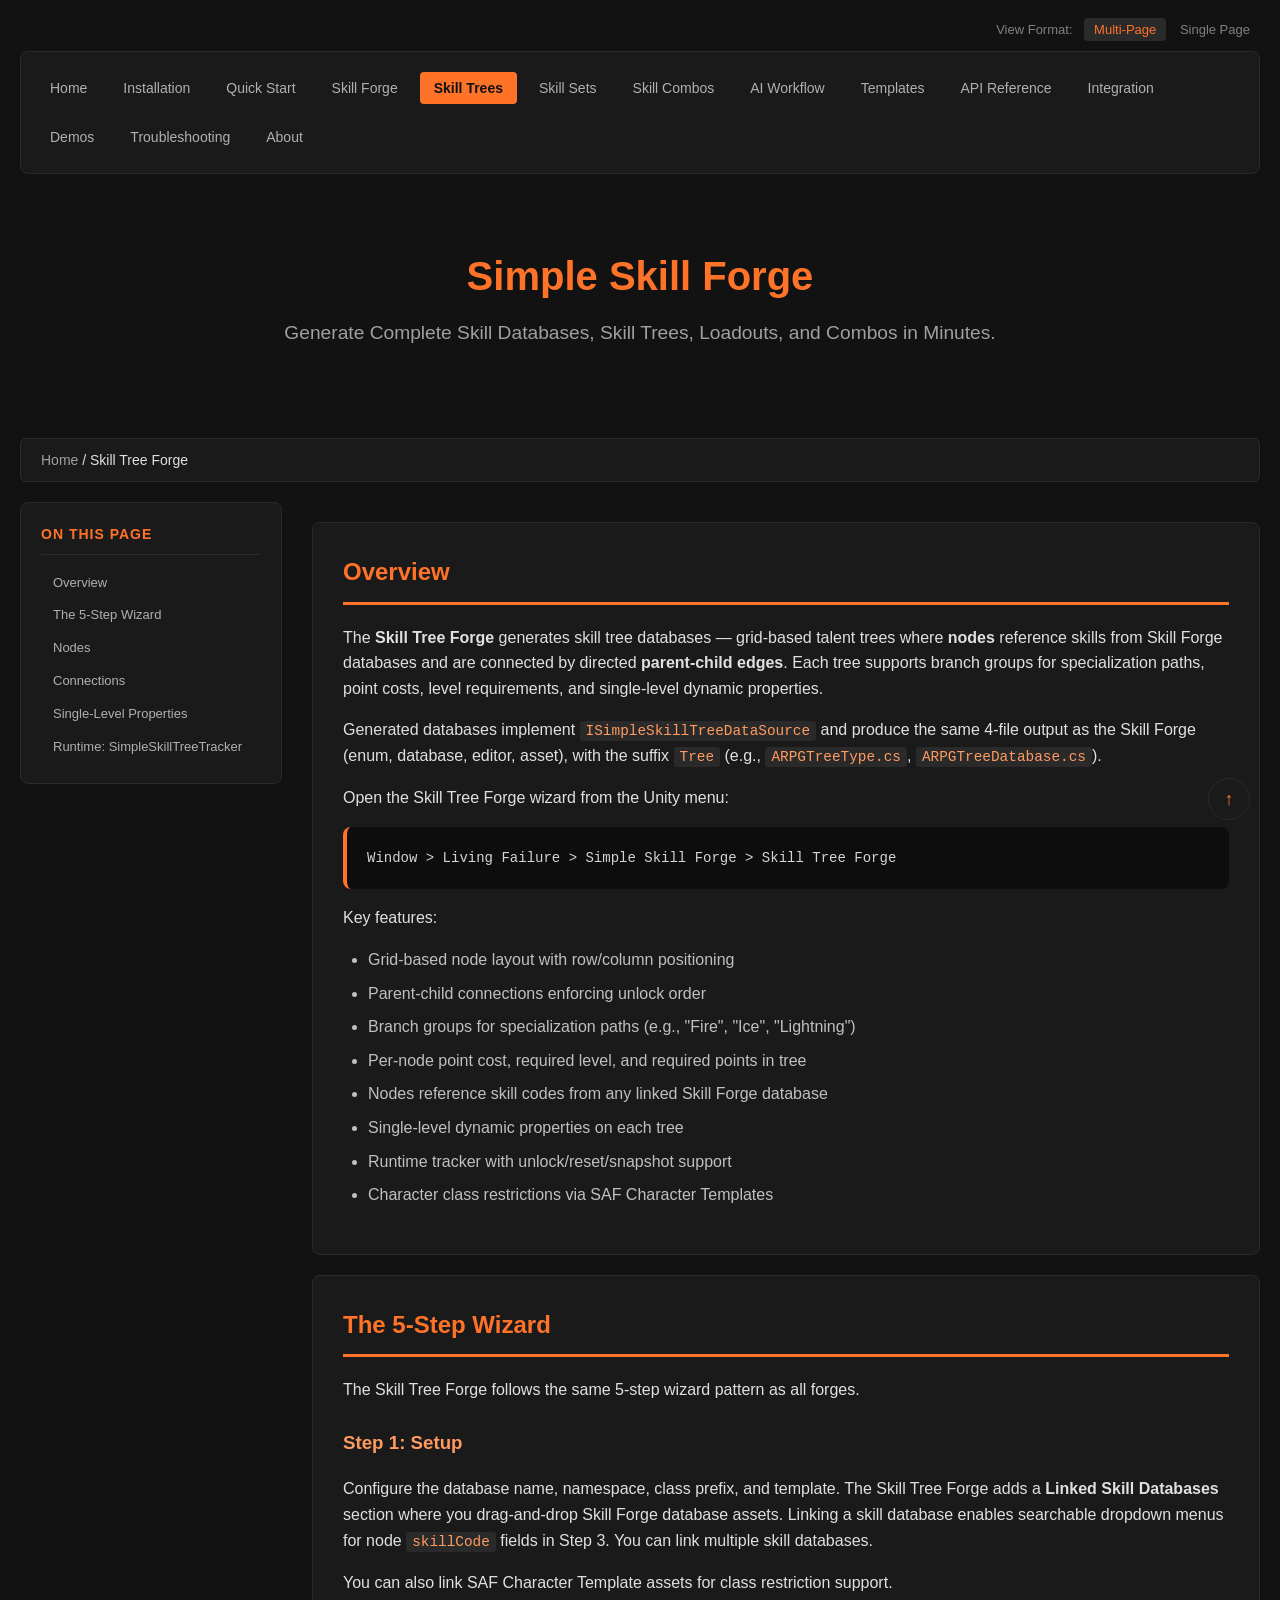
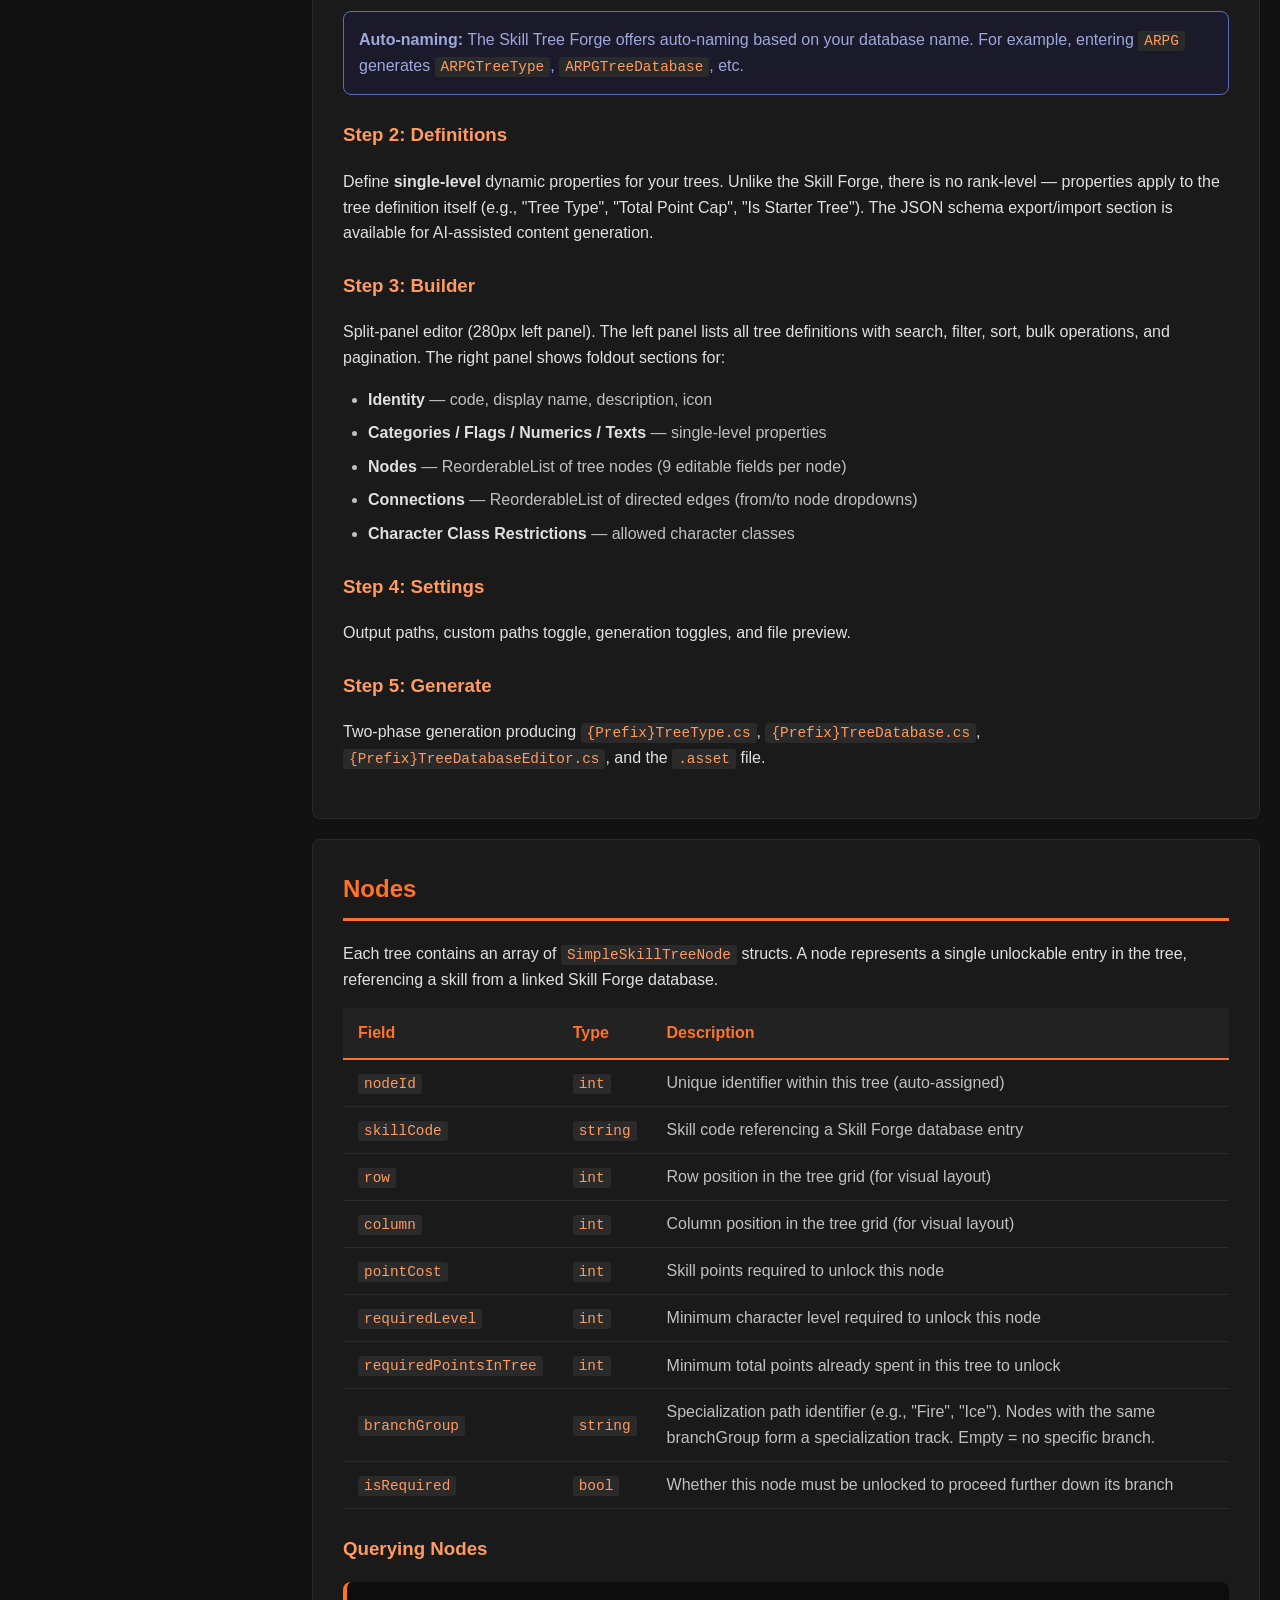
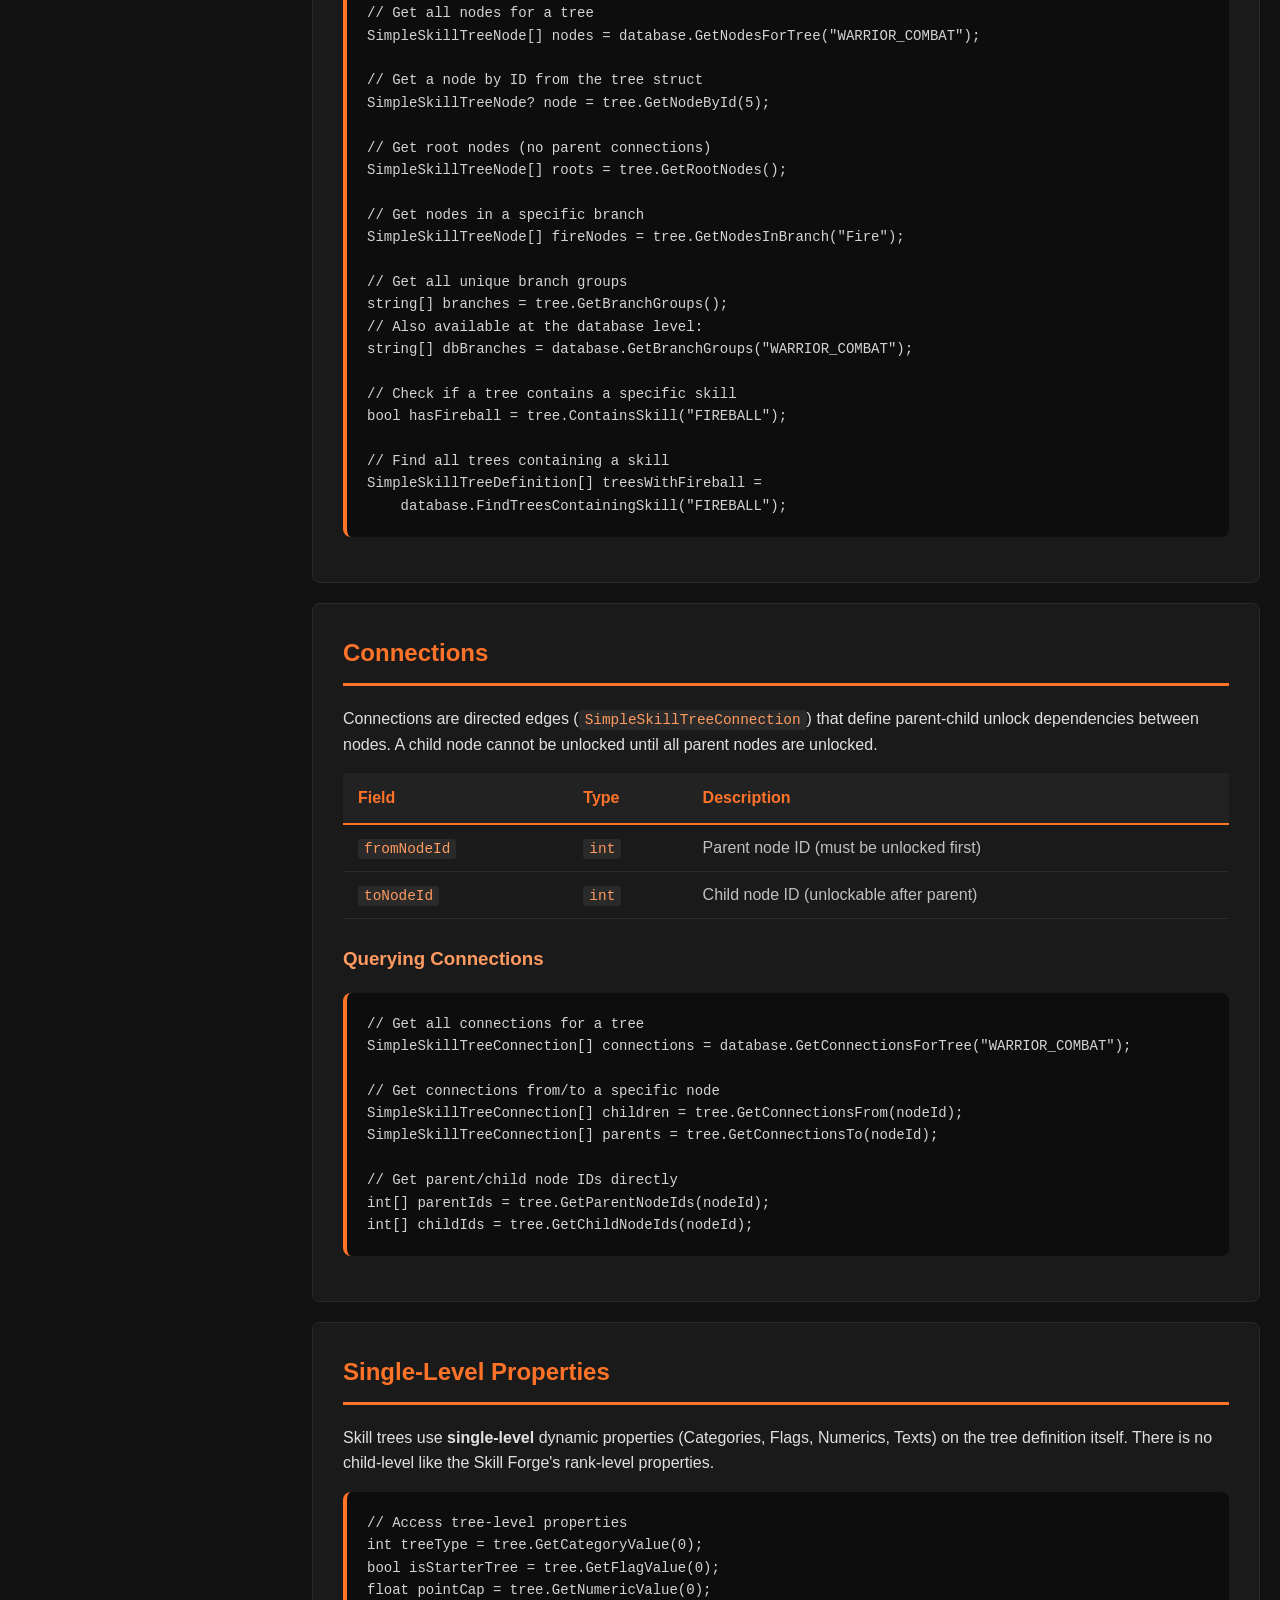
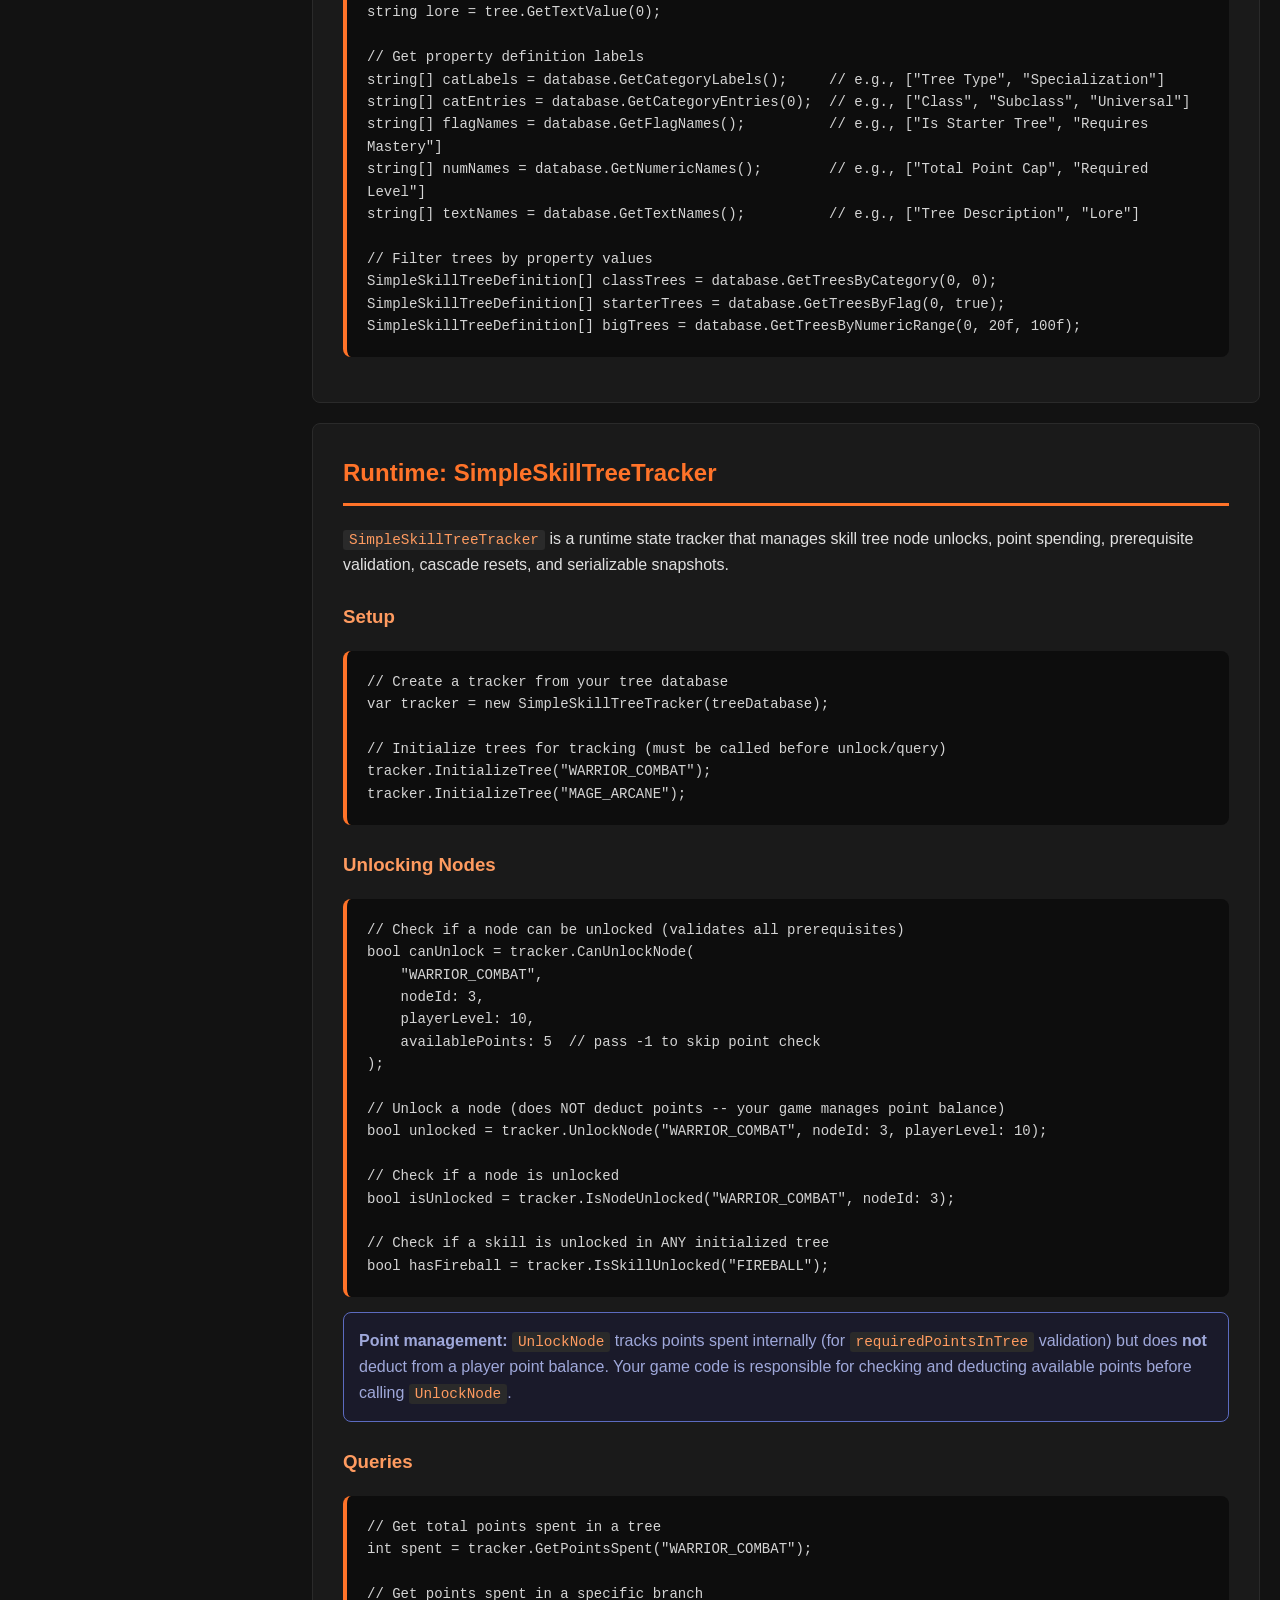
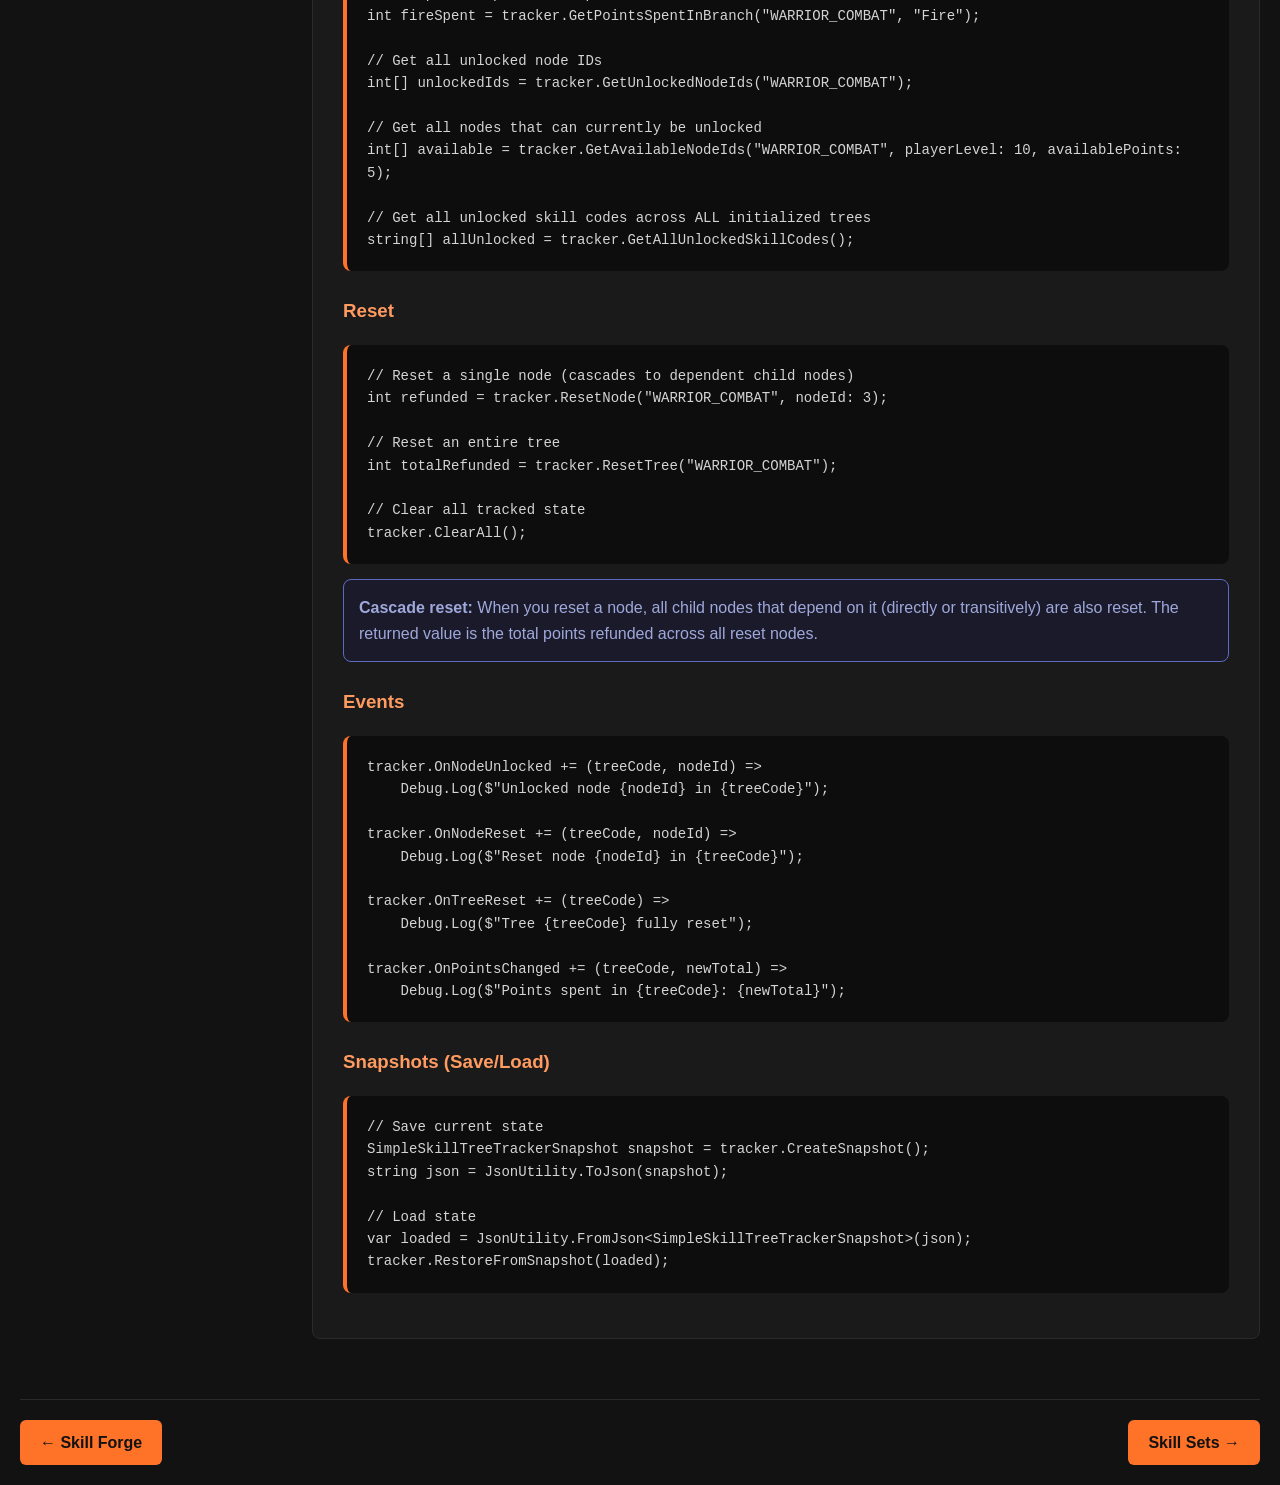
<file: skill-tree-forge.html>
<!DOCTYPE html>
<html lang="en">
<head>
  <meta charset="UTF-8">
  <meta name="viewport" content="width=device-width, initial-scale=1.0">
  <title>Skill Tree Forge - Simple Skill Forge</title>
  <link rel="stylesheet" href="assets/styles.css">
</head>
<body>

  <div class="format-selector" id="top">
    <span class="format-label">View Format:</span>
    <a href="index.html" class="format-link active">Multi-Page</a>
    <a href="single-page.html" class="format-link">Single Page</a>
  </div>

  <nav class="navbar">
    <ul>
      <li><a href="index.html">Home</a></li>
      <li><a href="installation.html">Installation</a></li>
      <li><a href="quick-start.html">Quick Start</a></li>
      <li><a href="skill-forge.html">Skill Forge</a></li>
      <li><a href="skill-tree-forge.html" class="active">Skill Trees</a></li>
      <li><a href="skill-set-forge.html">Skill Sets</a></li>
      <li><a href="skill-combo-forge.html">Skill Combos</a></li>
      <li><a href="schema-export.html">AI Workflow</a></li>
      <li><a href="templates.html">Templates</a></li>
      <li><a href="api-reference.html">API Reference</a></li>
      <li><a href="integration.html">Integration</a></li>
      <li><a href="demos.html">Demos</a></li>
      <li><a href="troubleshooting.html">Troubleshooting</a></li>
      <li><a href="about.html">About</a></li>
    </ul>
  </nav>

  <div class="hero">
    <h1>Simple Skill Forge</h1>
    <p class="tagline">Generate Complete Skill Databases, Skill Trees, Loadouts, and Combos in Minutes.</p>
  </div>

  <div class="breadcrumb">
    <a href="index.html">Home</a> / Skill Tree Forge
  </div>

  <div class="page-layout">
    <aside class="toc">
      <h3>On This Page</h3>
      <ul>
        <li><a href="#overview">Overview</a></li>
        <li><a href="#the-5-step-wizard">The 5-Step Wizard</a></li>
        <li><a href="#nodes">Nodes</a></li>
        <li><a href="#connections">Connections</a></li>
        <li><a href="#single-level-properties">Single-Level Properties</a></li>
        <li><a href="#runtime">Runtime: SimpleSkillTreeTracker</a></li>
      </ul>
    </aside>
    <main class="content">

  <div class="section">
    <h2 id="overview">Overview</h2>
    <p>The <strong>Skill Tree Forge</strong> generates skill tree databases &mdash; grid-based talent trees
      where <strong>nodes</strong> reference skills from Skill Forge databases and are connected by directed
      <strong>parent-child edges</strong>. Each tree supports branch groups for specialization paths,
      point costs, level requirements, and single-level dynamic properties.</p>

    <p>Generated databases implement <code>ISimpleSkillTreeDataSource</code> and produce the same 4-file
      output as the Skill Forge (enum, database, editor, asset), with the suffix <code>Tree</code>
      (e.g., <code>ARPGTreeType.cs</code>, <code>ARPGTreeDatabase.cs</code>).</p>

    <p>Open the Skill Tree Forge wizard from the Unity menu:</p>
    <div class="code-block">Window &gt; Living Failure &gt; Simple Skill Forge &gt; Skill Tree Forge</div>

    <p>Key features:</p>
    <ul>
      <li>Grid-based node layout with row/column positioning</li>
      <li>Parent-child connections enforcing unlock order</li>
      <li>Branch groups for specialization paths (e.g., "Fire", "Ice", "Lightning")</li>
      <li>Per-node point cost, required level, and required points in tree</li>
      <li>Nodes reference skill codes from any linked Skill Forge database</li>
      <li>Single-level dynamic properties on each tree</li>
      <li>Runtime tracker with unlock/reset/snapshot support</li>
      <li>Character class restrictions via SAF Character Templates</li>
    </ul>
  </div>

  <div class="section">
    <h2 id="the-5-step-wizard">The 5-Step Wizard</h2>
    <p>The Skill Tree Forge follows the same 5-step wizard pattern as all forges.</p>

    <h3>Step 1: Setup</h3>
    <p>Configure the database name, namespace, class prefix, and template. The Skill Tree Forge adds a
      <strong>Linked Skill Databases</strong> section where you drag-and-drop Skill Forge database assets.
      Linking a skill database enables searchable dropdown menus for node <code>skillCode</code> fields
      in Step 3. You can link multiple skill databases.</p>
    <p>You can also link SAF Character Template assets for class restriction support.</p>

    <div class="info">
      <strong>Auto-naming:</strong> The Skill Tree Forge offers auto-naming based on your database name.
      For example, entering <code>ARPG</code> generates <code>ARPGTreeType</code>,
      <code>ARPGTreeDatabase</code>, etc.
    </div>

    <h3>Step 2: Definitions</h3>
    <p>Define <strong>single-level</strong> dynamic properties for your trees. Unlike the Skill Forge,
      there is no rank-level &mdash; properties apply to the tree definition itself (e.g., "Tree Type",
      "Total Point Cap", "Is Starter Tree"). The JSON schema export/import section is available for
      AI-assisted content generation.</p>

    <h3>Step 3: Builder</h3>
    <p>Split-panel editor (280px left panel). The left panel lists all tree definitions with search, filter,
      sort, bulk operations, and pagination. The right panel shows foldout sections for:</p>
    <ul>
      <li><strong>Identity</strong> &mdash; code, display name, description, icon</li>
      <li><strong>Categories / Flags / Numerics / Texts</strong> &mdash; single-level properties</li>
      <li><strong>Nodes</strong> &mdash; ReorderableList of tree nodes (9 editable fields per node)</li>
      <li><strong>Connections</strong> &mdash; ReorderableList of directed edges (from/to node dropdowns)</li>
      <li><strong>Character Class Restrictions</strong> &mdash; allowed character classes</li>
    </ul>

    <h3>Step 4: Settings</h3>
    <p>Output paths, custom paths toggle, generation toggles, and file preview.</p>

    <h3>Step 5: Generate</h3>
    <p>Two-phase generation producing <code>{Prefix}TreeType.cs</code>,
      <code>{Prefix}TreeDatabase.cs</code>, <code>{Prefix}TreeDatabaseEditor.cs</code>, and the
      <code>.asset</code> file.</p>
  </div>

  <div class="section">
    <h2 id="nodes">Nodes</h2>
    <p>Each tree contains an array of <code>SimpleSkillTreeNode</code> structs. A node represents a single
      unlockable entry in the tree, referencing a skill from a linked Skill Forge database.</p>

    <table>
      <tr>
        <th>Field</th>
        <th>Type</th>
        <th>Description</th>
      </tr>
      <tr>
        <td><code>nodeId</code></td>
        <td><code>int</code></td>
        <td>Unique identifier within this tree (auto-assigned)</td>
      </tr>
      <tr>
        <td><code>skillCode</code></td>
        <td><code>string</code></td>
        <td>Skill code referencing a Skill Forge database entry</td>
      </tr>
      <tr>
        <td><code>row</code></td>
        <td><code>int</code></td>
        <td>Row position in the tree grid (for visual layout)</td>
      </tr>
      <tr>
        <td><code>column</code></td>
        <td><code>int</code></td>
        <td>Column position in the tree grid (for visual layout)</td>
      </tr>
      <tr>
        <td><code>pointCost</code></td>
        <td><code>int</code></td>
        <td>Skill points required to unlock this node</td>
      </tr>
      <tr>
        <td><code>requiredLevel</code></td>
        <td><code>int</code></td>
        <td>Minimum character level required to unlock this node</td>
      </tr>
      <tr>
        <td><code>requiredPointsInTree</code></td>
        <td><code>int</code></td>
        <td>Minimum total points already spent in this tree to unlock</td>
      </tr>
      <tr>
        <td><code>branchGroup</code></td>
        <td><code>string</code></td>
        <td>Specialization path identifier (e.g., "Fire", "Ice"). Nodes with the same
          branchGroup form a specialization track. Empty = no specific branch.</td>
      </tr>
      <tr>
        <td><code>isRequired</code></td>
        <td><code>bool</code></td>
        <td>Whether this node must be unlocked to proceed further down its branch</td>
      </tr>
    </table>

    <h3>Querying Nodes</h3>
    <div class="code-block">// Get all nodes for a tree
SimpleSkillTreeNode[] nodes = database.GetNodesForTree("WARRIOR_COMBAT");

// Get a node by ID from the tree struct
SimpleSkillTreeNode? node = tree.GetNodeById(5);

// Get root nodes (no parent connections)
SimpleSkillTreeNode[] roots = tree.GetRootNodes();

// Get nodes in a specific branch
SimpleSkillTreeNode[] fireNodes = tree.GetNodesInBranch("Fire");

// Get all unique branch groups
string[] branches = tree.GetBranchGroups();
// Also available at the database level:
string[] dbBranches = database.GetBranchGroups("WARRIOR_COMBAT");

// Check if a tree contains a specific skill
bool hasFireball = tree.ContainsSkill("FIREBALL");

// Find all trees containing a skill
SimpleSkillTreeDefinition[] treesWithFireball =
    database.FindTreesContainingSkill("FIREBALL");</div>
  </div>

  <div class="section">
    <h2 id="connections">Connections</h2>
    <p>Connections are directed edges (<code>SimpleSkillTreeConnection</code>) that define parent-child
      unlock dependencies between nodes. A child node cannot be unlocked until all parent nodes are
      unlocked.</p>

    <table>
      <tr>
        <th>Field</th>
        <th>Type</th>
        <th>Description</th>
      </tr>
      <tr>
        <td><code>fromNodeId</code></td>
        <td><code>int</code></td>
        <td>Parent node ID (must be unlocked first)</td>
      </tr>
      <tr>
        <td><code>toNodeId</code></td>
        <td><code>int</code></td>
        <td>Child node ID (unlockable after parent)</td>
      </tr>
    </table>

    <h3>Querying Connections</h3>
    <div class="code-block">// Get all connections for a tree
SimpleSkillTreeConnection[] connections = database.GetConnectionsForTree("WARRIOR_COMBAT");

// Get connections from/to a specific node
SimpleSkillTreeConnection[] children = tree.GetConnectionsFrom(nodeId);
SimpleSkillTreeConnection[] parents = tree.GetConnectionsTo(nodeId);

// Get parent/child node IDs directly
int[] parentIds = tree.GetParentNodeIds(nodeId);
int[] childIds = tree.GetChildNodeIds(nodeId);</div>
  </div>

  <div class="section">
    <h2 id="single-level-properties">Single-Level Properties</h2>
    <p>Skill trees use <strong>single-level</strong> dynamic properties (Categories, Flags, Numerics, Texts)
      on the tree definition itself. There is no child-level like the Skill Forge's rank-level properties.</p>

    <div class="code-block">// Access tree-level properties
int treeType = tree.GetCategoryValue(0);
bool isStarterTree = tree.GetFlagValue(0);
float pointCap = tree.GetNumericValue(0);
string lore = tree.GetTextValue(0);

// Get property definition labels
string[] catLabels = database.GetCategoryLabels();     // e.g., ["Tree Type", "Specialization"]
string[] catEntries = database.GetCategoryEntries(0);  // e.g., ["Class", "Subclass", "Universal"]
string[] flagNames = database.GetFlagNames();          // e.g., ["Is Starter Tree", "Requires Mastery"]
string[] numNames = database.GetNumericNames();        // e.g., ["Total Point Cap", "Required Level"]
string[] textNames = database.GetTextNames();          // e.g., ["Tree Description", "Lore"]

// Filter trees by property values
SimpleSkillTreeDefinition[] classTrees = database.GetTreesByCategory(0, 0);
SimpleSkillTreeDefinition[] starterTrees = database.GetTreesByFlag(0, true);
SimpleSkillTreeDefinition[] bigTrees = database.GetTreesByNumericRange(0, 20f, 100f);</div>
  </div>

  <div class="section">
    <h2 id="runtime">Runtime: SimpleSkillTreeTracker</h2>
    <p><code>SimpleSkillTreeTracker</code> is a runtime state tracker that manages skill tree node unlocks,
      point spending, prerequisite validation, cascade resets, and serializable snapshots.</p>

    <h3>Setup</h3>
    <div class="code-block">// Create a tracker from your tree database
var tracker = new SimpleSkillTreeTracker(treeDatabase);

// Initialize trees for tracking (must be called before unlock/query)
tracker.InitializeTree("WARRIOR_COMBAT");
tracker.InitializeTree("MAGE_ARCANE");</div>

    <h3>Unlocking Nodes</h3>
    <div class="code-block">// Check if a node can be unlocked (validates all prerequisites)
bool canUnlock = tracker.CanUnlockNode(
    "WARRIOR_COMBAT",
    nodeId: 3,
    playerLevel: 10,
    availablePoints: 5  // pass -1 to skip point check
);

// Unlock a node (does NOT deduct points -- your game manages point balance)
bool unlocked = tracker.UnlockNode("WARRIOR_COMBAT", nodeId: 3, playerLevel: 10);

// Check if a node is unlocked
bool isUnlocked = tracker.IsNodeUnlocked("WARRIOR_COMBAT", nodeId: 3);

// Check if a skill is unlocked in ANY initialized tree
bool hasFireball = tracker.IsSkillUnlocked("FIREBALL");</div>

    <div class="info">
      <strong>Point management:</strong> <code>UnlockNode</code> tracks points spent internally
      (for <code>requiredPointsInTree</code> validation) but does <strong>not</strong> deduct from a
      player point balance. Your game code is responsible for checking and deducting available points
      before calling <code>UnlockNode</code>.
    </div>

    <h3>Queries</h3>
    <div class="code-block">// Get total points spent in a tree
int spent = tracker.GetPointsSpent("WARRIOR_COMBAT");

// Get points spent in a specific branch
int fireSpent = tracker.GetPointsSpentInBranch("WARRIOR_COMBAT", "Fire");

// Get all unlocked node IDs
int[] unlockedIds = tracker.GetUnlockedNodeIds("WARRIOR_COMBAT");

// Get all nodes that can currently be unlocked
int[] available = tracker.GetAvailableNodeIds("WARRIOR_COMBAT", playerLevel: 10, availablePoints: 5);

// Get all unlocked skill codes across ALL initialized trees
string[] allUnlocked = tracker.GetAllUnlockedSkillCodes();</div>

    <h3>Reset</h3>
    <div class="code-block">// Reset a single node (cascades to dependent child nodes)
int refunded = tracker.ResetNode("WARRIOR_COMBAT", nodeId: 3);

// Reset an entire tree
int totalRefunded = tracker.ResetTree("WARRIOR_COMBAT");

// Clear all tracked state
tracker.ClearAll();</div>

    <div class="info">
      <strong>Cascade reset:</strong> When you reset a node, all child nodes that depend on it (directly
      or transitively) are also reset. The returned value is the total points refunded across all reset nodes.
    </div>

    <h3>Events</h3>
    <div class="code-block">tracker.OnNodeUnlocked += (treeCode, nodeId) =&gt;
    Debug.Log($"Unlocked node {nodeId} in {treeCode}");

tracker.OnNodeReset += (treeCode, nodeId) =&gt;
    Debug.Log($"Reset node {nodeId} in {treeCode}");

tracker.OnTreeReset += (treeCode) =&gt;
    Debug.Log($"Tree {treeCode} fully reset");

tracker.OnPointsChanged += (treeCode, newTotal) =&gt;
    Debug.Log($"Points spent in {treeCode}: {newTotal}");</div>

    <h3>Snapshots (Save/Load)</h3>
    <div class="code-block">// Save current state
SimpleSkillTreeTrackerSnapshot snapshot = tracker.CreateSnapshot();
string json = JsonUtility.ToJson(snapshot);

// Load state
var loaded = JsonUtility.FromJson&lt;SimpleSkillTreeTrackerSnapshot&gt;(json);
tracker.RestoreFromSnapshot(loaded);</div>
  </div>

    </main>
  </div>

  <div class="page-nav">
    <a href="skill-forge.html">&larr; Skill Forge</a>
    <a href="skill-set-forge.html">Skill Sets &rarr;</a>
  </div>

  <a href="#top" class="scroll-btn scroll-to-top" title="Scroll to top">&uarr;</a>

</body>
</html>
</file>
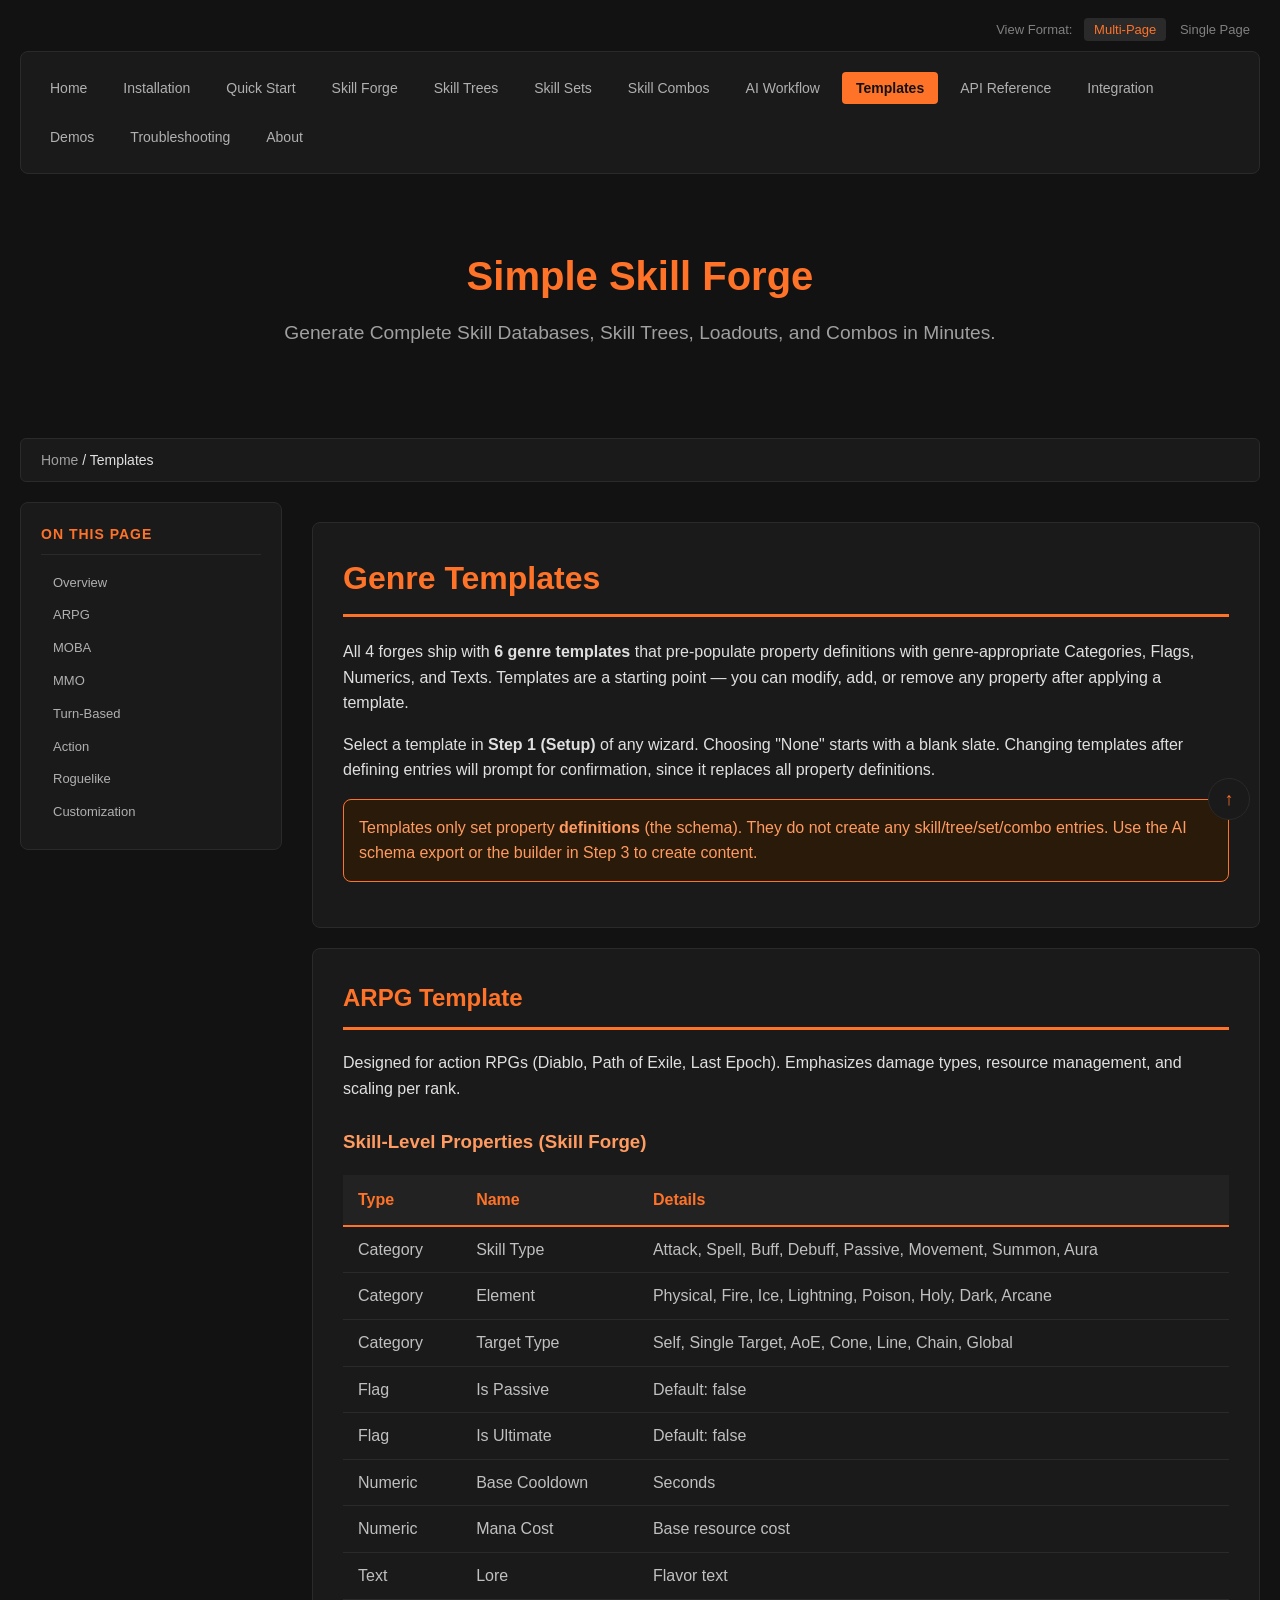
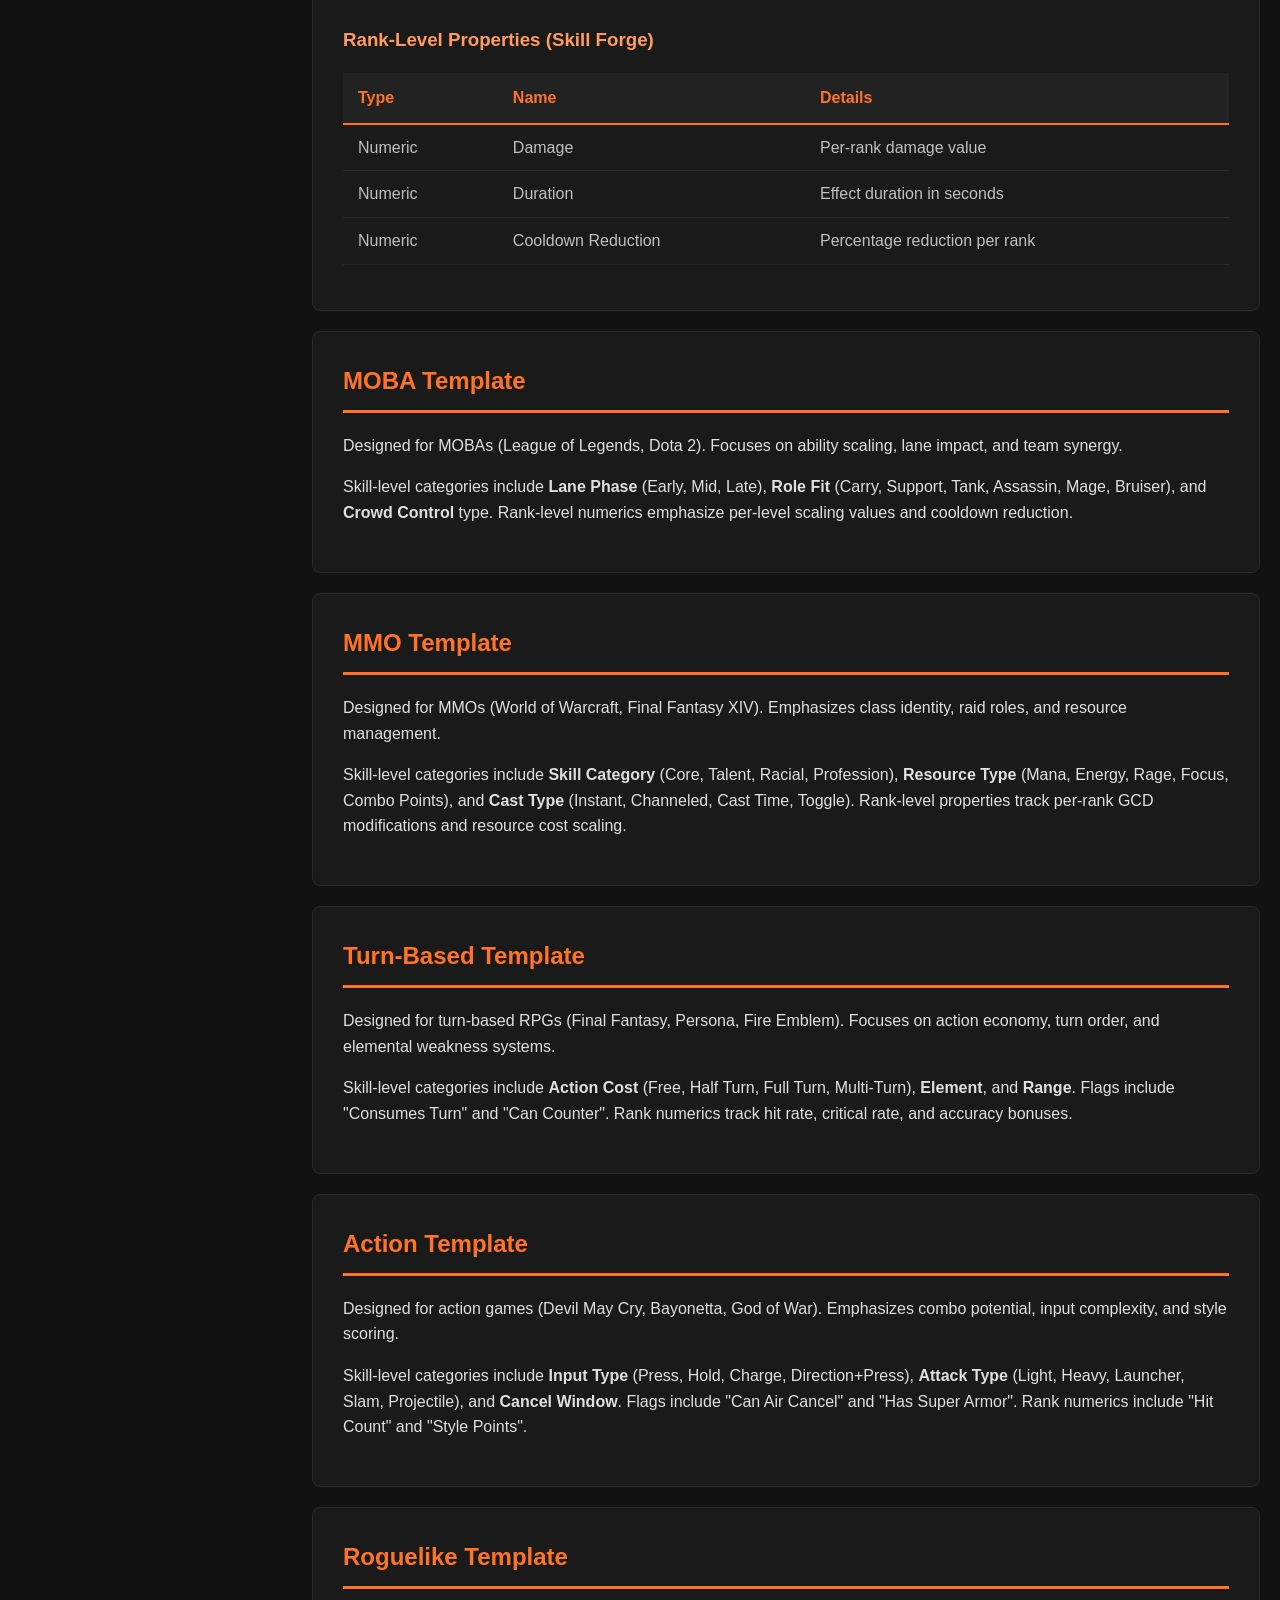
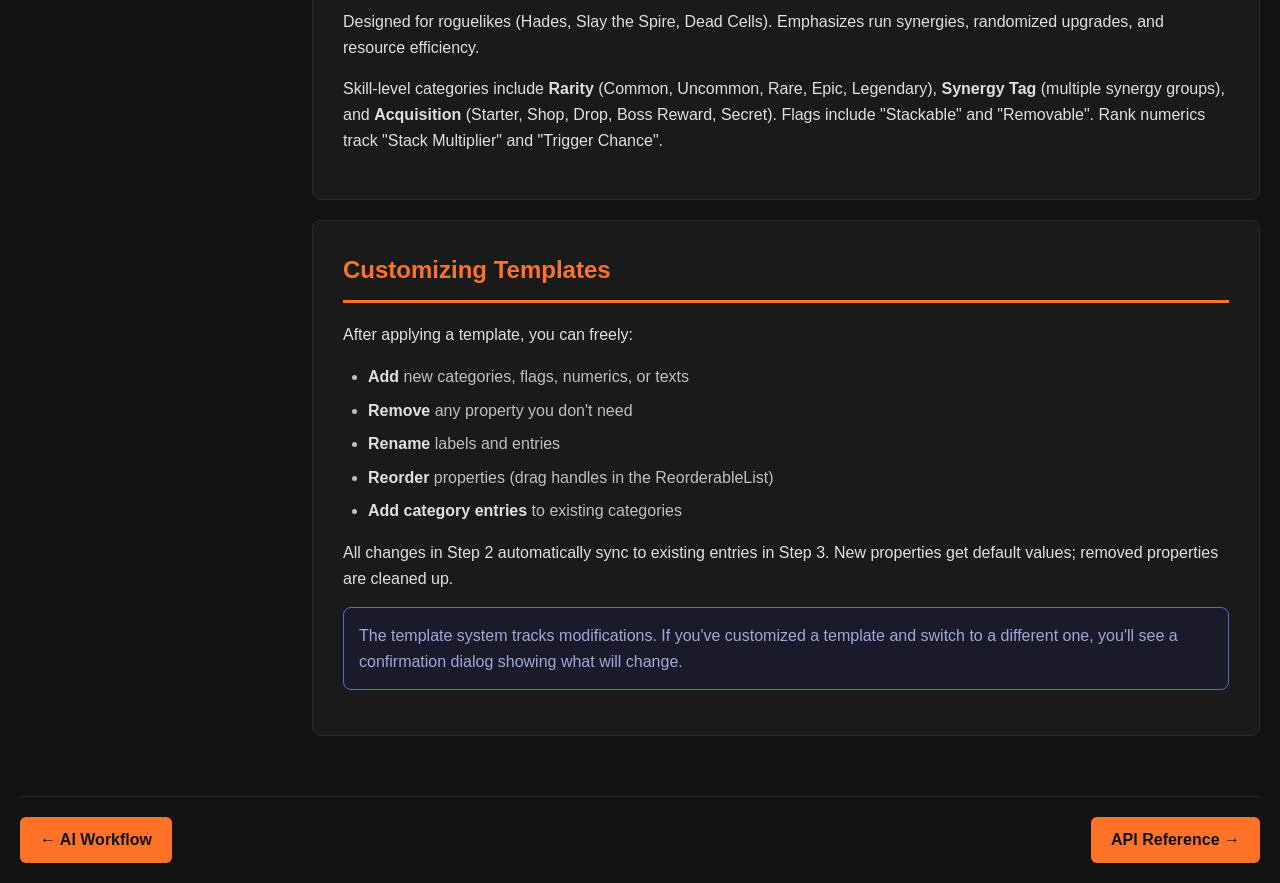
<file: templates.html>
<!DOCTYPE html>
<html lang="en">
<head>
  <meta charset="UTF-8">
  <meta name="viewport" content="width=device-width, initial-scale=1.0">
  <title>Templates - Simple Skill Forge</title>
  <link rel="stylesheet" href="assets/styles.css">
</head>
<body>
  <div class="format-selector" id="top">
    <span class="format-label">View Format:</span>
    <a href="index.html" class="format-link active">Multi-Page</a>
    <a href="single-page.html" class="format-link">Single Page</a>
  </div>
  <nav class="navbar">
    <ul>
      <li><a href="index.html">Home</a></li>
      <li><a href="installation.html">Installation</a></li>
      <li><a href="quick-start.html">Quick Start</a></li>
      <li><a href="skill-forge.html">Skill Forge</a></li>
      <li><a href="skill-tree-forge.html">Skill Trees</a></li>
      <li><a href="skill-set-forge.html">Skill Sets</a></li>
      <li><a href="skill-combo-forge.html">Skill Combos</a></li>
      <li><a href="schema-export.html">AI Workflow</a></li>
      <li><a href="templates.html" class="active">Templates</a></li>
      <li><a href="api-reference.html">API Reference</a></li>
      <li><a href="integration.html">Integration</a></li>
      <li><a href="demos.html">Demos</a></li>
      <li><a href="troubleshooting.html">Troubleshooting</a></li>
      <li><a href="about.html">About</a></li>
    </ul>
  </nav>

  <div class="hero">
    <h1>Simple Skill Forge</h1>
    <p class="tagline">Generate Complete Skill Databases, Skill Trees, Loadouts, and Combos in Minutes.</p>
  </div>

  <div class="breadcrumb">
    <a href="index.html">Home</a> / Templates
  </div>

  <div class="page-layout">
    <aside class="toc">
      <h3>On This Page</h3>
      <ul>
        <li><a href="#overview">Overview</a></li>
        <li><a href="#arpg">ARPG</a></li>
        <li><a href="#moba">MOBA</a></li>
        <li><a href="#mmo">MMO</a></li>
        <li><a href="#turn-based">Turn-Based</a></li>
        <li><a href="#action">Action</a></li>
        <li><a href="#roguelike">Roguelike</a></li>
        <li><a href="#customization">Customization</a></li>
      </ul>
    </aside>
    <main class="content">

  <div class="section">
    <h1 id="overview">Genre Templates</h1>
    <p>All 4 forges ship with <strong>6 genre templates</strong> that pre-populate property definitions with
      genre-appropriate Categories, Flags, Numerics, and Texts. Templates are a starting point &mdash; you can
      modify, add, or remove any property after applying a template.</p>
    <p>Select a template in <strong>Step 1 (Setup)</strong> of any wizard. Choosing "None" starts with a blank
      slate. Changing templates after defining entries will prompt for confirmation, since it replaces all
      property definitions.</p>
    <div class="warning">Templates only set property <strong>definitions</strong> (the schema). They do not
      create any skill/tree/set/combo entries. Use the AI schema export or the builder in Step 3 to create content.</div>
  </div>

  <div class="section">
    <h2 id="arpg">ARPG Template</h2>
    <p>Designed for action RPGs (Diablo, Path of Exile, Last Epoch). Emphasizes damage types, resource management,
      and scaling per rank.</p>

    <h3>Skill-Level Properties (Skill Forge)</h3>
    <table>
      <tr><th>Type</th><th>Name</th><th>Details</th></tr>
      <tr><td>Category</td><td>Skill Type</td><td>Attack, Spell, Buff, Debuff, Passive, Movement, Summon, Aura</td></tr>
      <tr><td>Category</td><td>Element</td><td>Physical, Fire, Ice, Lightning, Poison, Holy, Dark, Arcane</td></tr>
      <tr><td>Category</td><td>Target Type</td><td>Self, Single Target, AoE, Cone, Line, Chain, Global</td></tr>
      <tr><td>Flag</td><td>Is Passive</td><td>Default: false</td></tr>
      <tr><td>Flag</td><td>Is Ultimate</td><td>Default: false</td></tr>
      <tr><td>Numeric</td><td>Base Cooldown</td><td>Seconds</td></tr>
      <tr><td>Numeric</td><td>Mana Cost</td><td>Base resource cost</td></tr>
      <tr><td>Text</td><td>Lore</td><td>Flavor text</td></tr>
    </table>

    <h3>Rank-Level Properties (Skill Forge)</h3>
    <table>
      <tr><th>Type</th><th>Name</th><th>Details</th></tr>
      <tr><td>Numeric</td><td>Damage</td><td>Per-rank damage value</td></tr>
      <tr><td>Numeric</td><td>Duration</td><td>Effect duration in seconds</td></tr>
      <tr><td>Numeric</td><td>Cooldown Reduction</td><td>Percentage reduction per rank</td></tr>
    </table>
  </div>

  <div class="section">
    <h2 id="moba">MOBA Template</h2>
    <p>Designed for MOBAs (League of Legends, Dota 2). Focuses on ability scaling, lane impact, and team synergy.</p>
    <p>Skill-level categories include <strong>Lane Phase</strong> (Early, Mid, Late), <strong>Role Fit</strong>
      (Carry, Support, Tank, Assassin, Mage, Bruiser), and <strong>Crowd Control</strong> type. Rank-level
      numerics emphasize per-level scaling values and cooldown reduction.</p>
  </div>

  <div class="section">
    <h2 id="mmo">MMO Template</h2>
    <p>Designed for MMOs (World of Warcraft, Final Fantasy XIV). Emphasizes class identity, raid roles, and
      resource management.</p>
    <p>Skill-level categories include <strong>Skill Category</strong> (Core, Talent, Racial, Profession),
      <strong>Resource Type</strong> (Mana, Energy, Rage, Focus, Combo Points), and <strong>Cast Type</strong>
      (Instant, Channeled, Cast Time, Toggle). Rank-level properties track per-rank GCD modifications and
      resource cost scaling.</p>
  </div>

  <div class="section">
    <h2 id="turn-based">Turn-Based Template</h2>
    <p>Designed for turn-based RPGs (Final Fantasy, Persona, Fire Emblem). Focuses on action economy, turn order,
      and elemental weakness systems.</p>
    <p>Skill-level categories include <strong>Action Cost</strong> (Free, Half Turn, Full Turn, Multi-Turn),
      <strong>Element</strong>, and <strong>Range</strong>. Flags include "Consumes Turn" and "Can Counter".
      Rank numerics track hit rate, critical rate, and accuracy bonuses.</p>
  </div>

  <div class="section">
    <h2 id="action">Action Template</h2>
    <p>Designed for action games (Devil May Cry, Bayonetta, God of War). Emphasizes combo potential, input
      complexity, and style scoring.</p>
    <p>Skill-level categories include <strong>Input Type</strong> (Press, Hold, Charge, Direction+Press),
      <strong>Attack Type</strong> (Light, Heavy, Launcher, Slam, Projectile), and <strong>Cancel Window</strong>.
      Flags include "Can Air Cancel" and "Has Super Armor". Rank numerics include "Hit Count" and
      "Style Points".</p>
  </div>

  <div class="section">
    <h2 id="roguelike">Roguelike Template</h2>
    <p>Designed for roguelikes (Hades, Slay the Spire, Dead Cells). Emphasizes run synergies, randomized
      upgrades, and resource efficiency.</p>
    <p>Skill-level categories include <strong>Rarity</strong> (Common, Uncommon, Rare, Epic, Legendary),
      <strong>Synergy Tag</strong> (multiple synergy groups), and <strong>Acquisition</strong> (Starter, Shop,
      Drop, Boss Reward, Secret). Flags include "Stackable" and "Removable". Rank numerics track
      "Stack Multiplier" and "Trigger Chance".</p>
  </div>

  <div class="section">
    <h2 id="customization">Customizing Templates</h2>
    <p>After applying a template, you can freely:</p>
    <ul>
      <li><strong>Add</strong> new categories, flags, numerics, or texts</li>
      <li><strong>Remove</strong> any property you don't need</li>
      <li><strong>Rename</strong> labels and entries</li>
      <li><strong>Reorder</strong> properties (drag handles in the ReorderableList)</li>
      <li><strong>Add category entries</strong> to existing categories</li>
    </ul>
    <p>All changes in Step 2 automatically sync to existing entries in Step 3. New properties get default values;
      removed properties are cleaned up.</p>
    <div class="info">The template system tracks modifications. If you've customized a template and switch to a
      different one, you'll see a confirmation dialog showing what will change.</div>
  </div>

    </main>
  </div>

  <div class="page-nav">
    <a href="schema-export.html">&larr; AI Workflow</a>
    <a href="api-reference.html">API Reference &rarr;</a>
  </div>

  <a href="#top" class="scroll-btn scroll-to-top" title="Scroll to top">&uarr;</a>

</body>
</html>
</file>
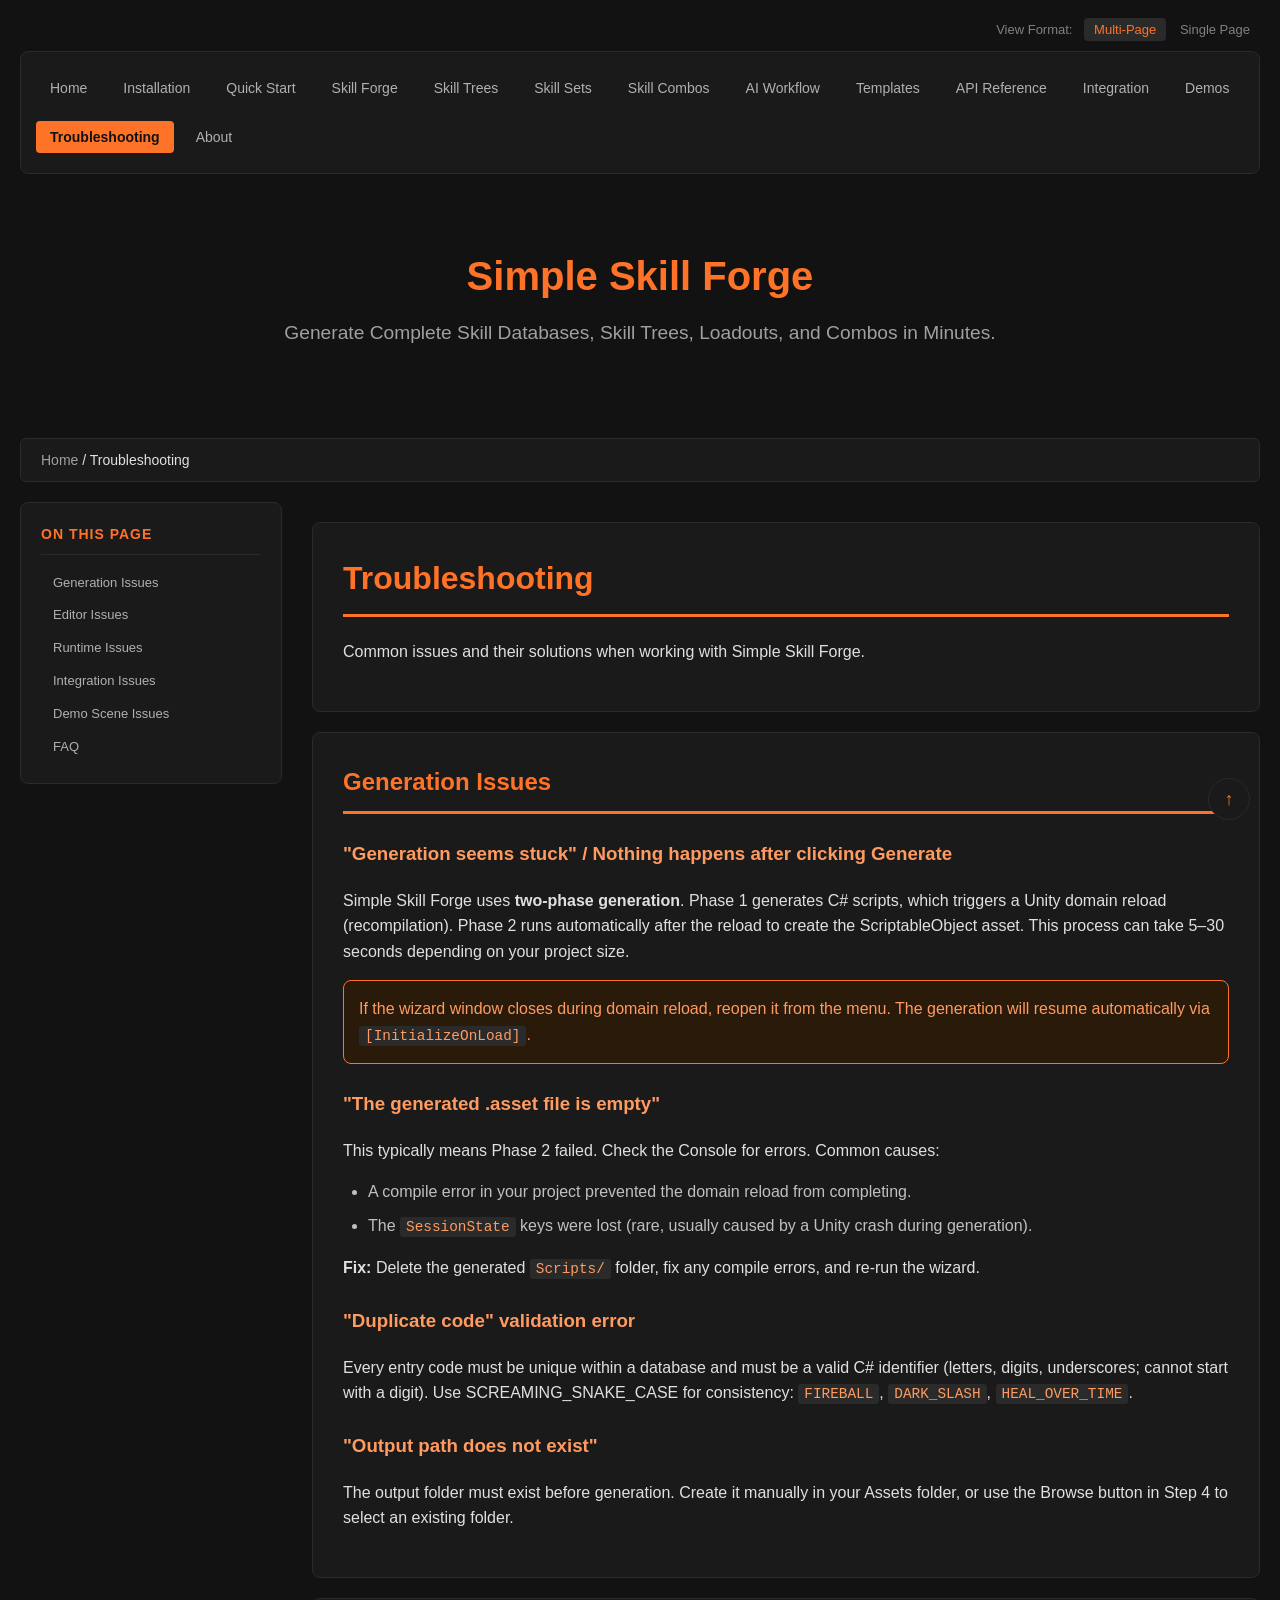
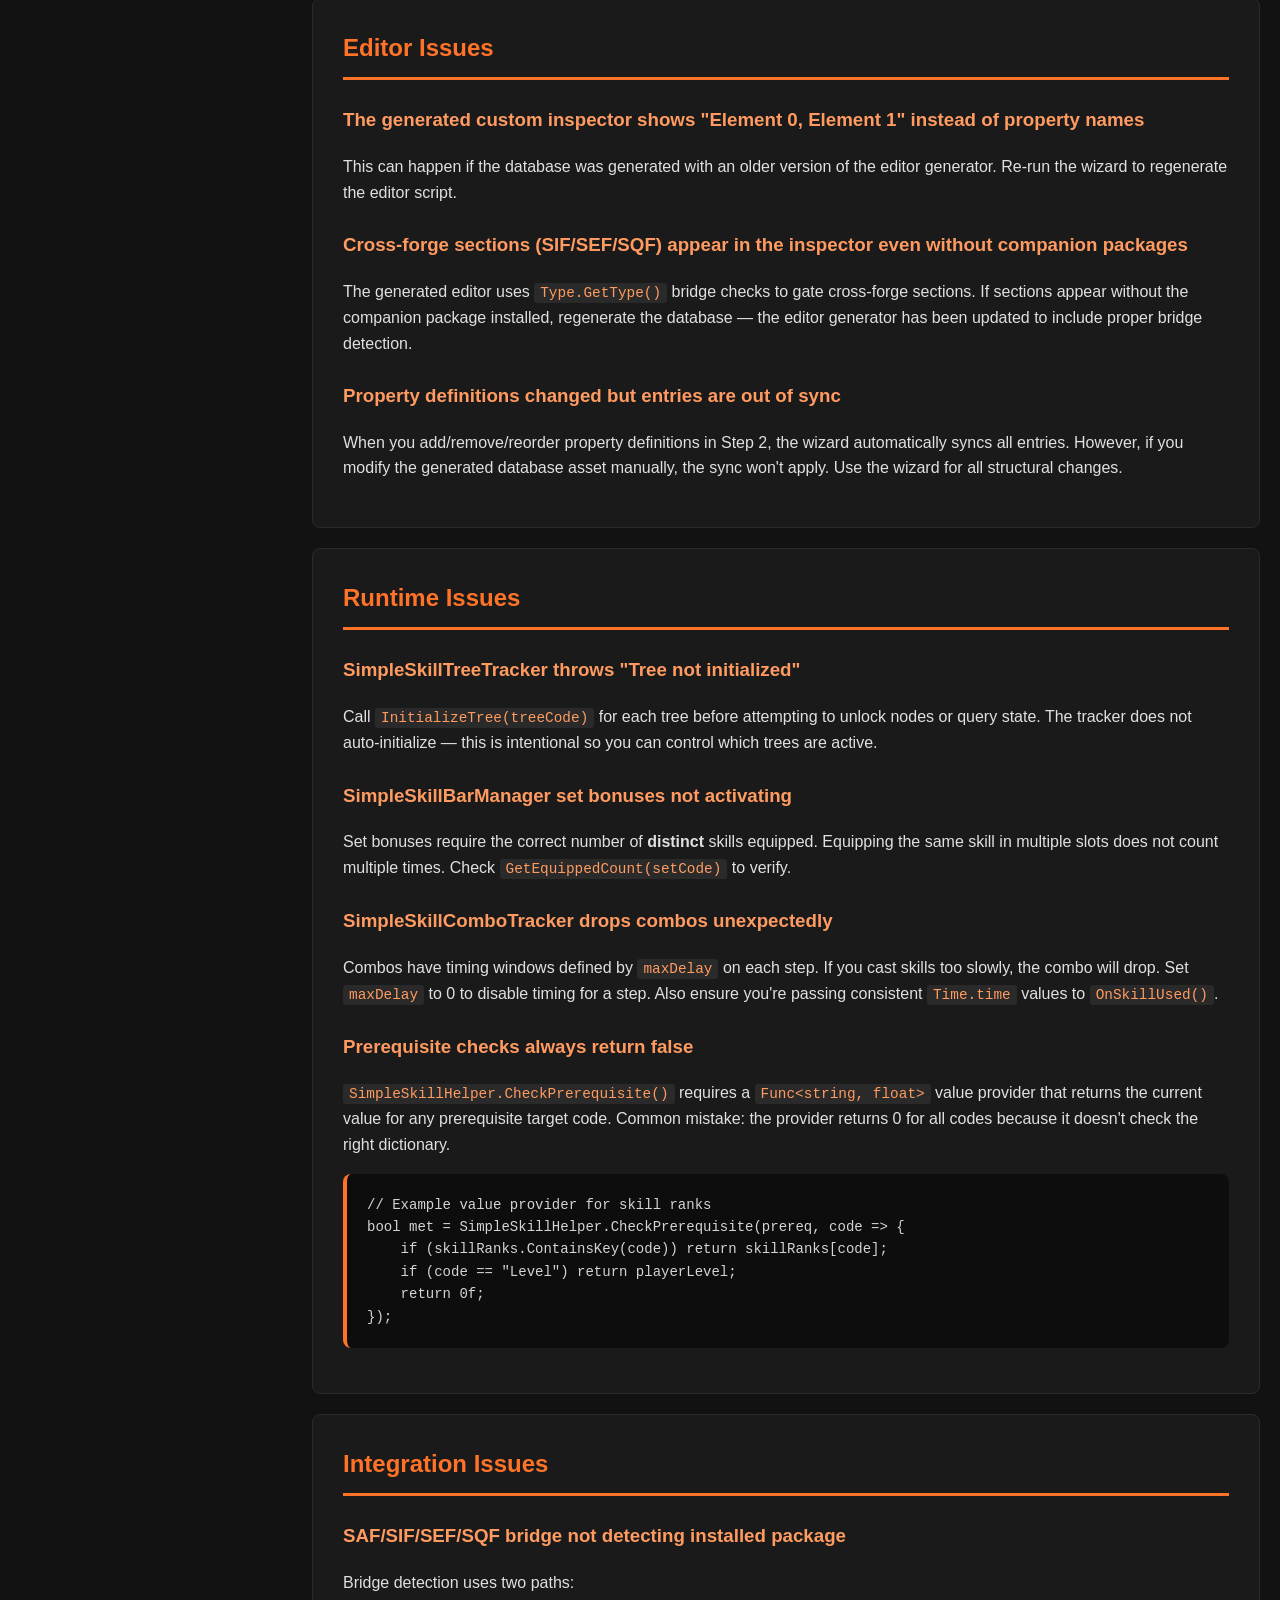
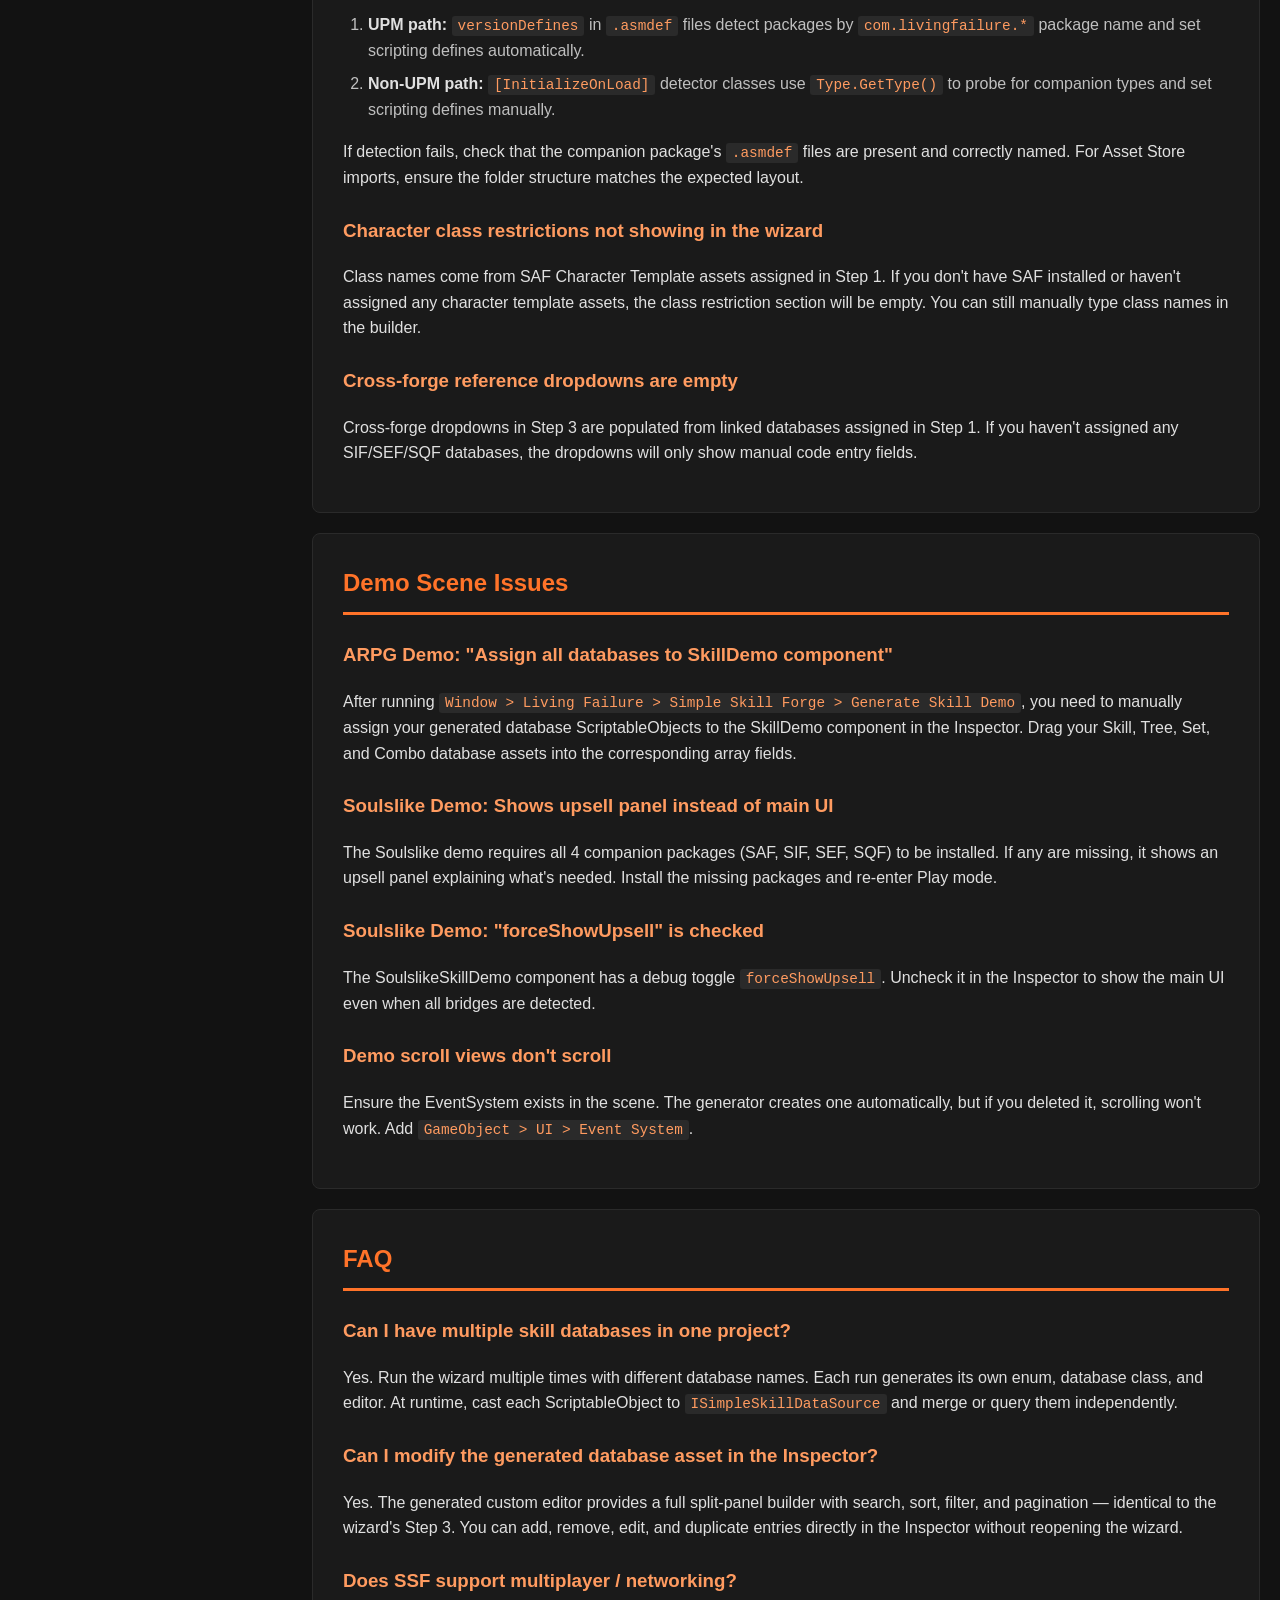
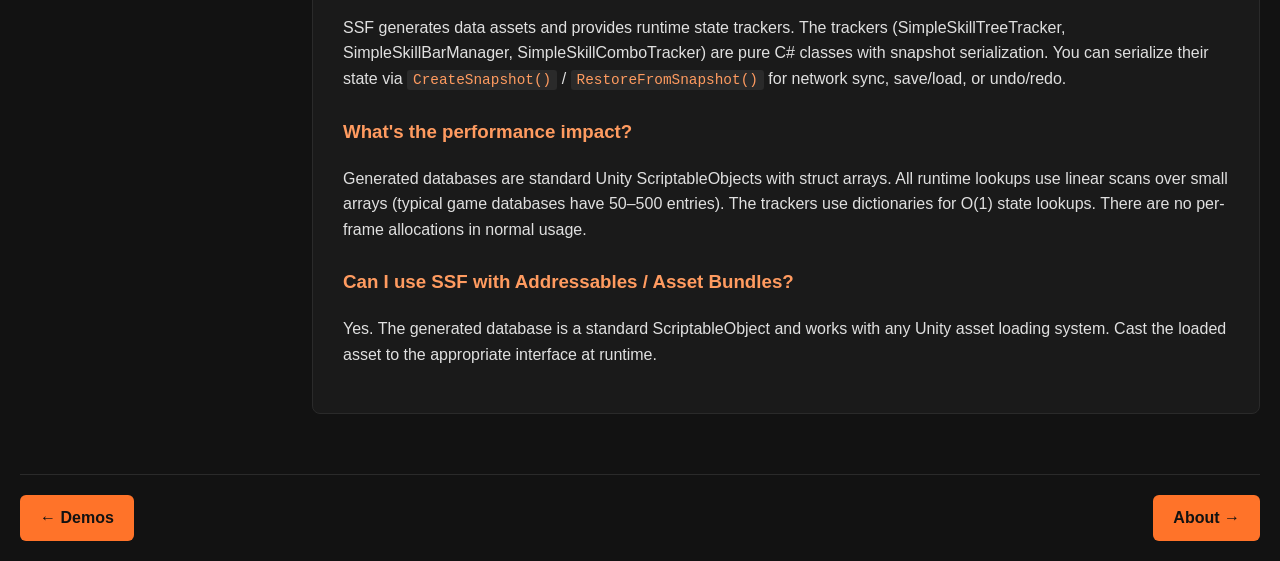
<file: troubleshooting.html>
<!DOCTYPE html>
<html lang="en">
<head>
  <meta charset="UTF-8">
  <meta name="viewport" content="width=device-width, initial-scale=1.0">
  <title>Troubleshooting - Simple Skill Forge</title>
  <link rel="stylesheet" href="assets/styles.css">
</head>
<body>
  <div class="format-selector" id="top">
    <span class="format-label">View Format:</span>
    <a href="index.html" class="format-link active">Multi-Page</a>
    <a href="single-page.html" class="format-link">Single Page</a>
  </div>
  <nav class="navbar">
    <ul>
      <li><a href="index.html">Home</a></li>
      <li><a href="installation.html">Installation</a></li>
      <li><a href="quick-start.html">Quick Start</a></li>
      <li><a href="skill-forge.html">Skill Forge</a></li>
      <li><a href="skill-tree-forge.html">Skill Trees</a></li>
      <li><a href="skill-set-forge.html">Skill Sets</a></li>
      <li><a href="skill-combo-forge.html">Skill Combos</a></li>
      <li><a href="schema-export.html">AI Workflow</a></li>
      <li><a href="templates.html">Templates</a></li>
      <li><a href="api-reference.html">API Reference</a></li>
      <li><a href="integration.html">Integration</a></li>
      <li><a href="demos.html">Demos</a></li>
      <li><a href="troubleshooting.html" class="active">Troubleshooting</a></li>
      <li><a href="about.html">About</a></li>
    </ul>
  </nav>

  <div class="hero">
    <h1>Simple Skill Forge</h1>
    <p class="tagline">Generate Complete Skill Databases, Skill Trees, Loadouts, and Combos in Minutes.</p>
  </div>

  <div class="breadcrumb">
    <a href="index.html">Home</a> / Troubleshooting
  </div>

  <div class="page-layout">
    <aside class="toc">
      <h3>On This Page</h3>
      <ul>
        <li><a href="#generation-issues">Generation Issues</a></li>
        <li><a href="#editor-issues">Editor Issues</a></li>
        <li><a href="#runtime-issues">Runtime Issues</a></li>
        <li><a href="#integration-issues">Integration Issues</a></li>
        <li><a href="#demo-issues">Demo Scene Issues</a></li>
        <li><a href="#faq">FAQ</a></li>
      </ul>
    </aside>
    <main class="content">

  <div class="section">
    <h1>Troubleshooting</h1>
    <p>Common issues and their solutions when working with Simple Skill Forge.</p>
  </div>

  <div class="section">
    <h2 id="generation-issues">Generation Issues</h2>

    <h3>"Generation seems stuck" / Nothing happens after clicking Generate</h3>
    <p>Simple Skill Forge uses <strong>two-phase generation</strong>. Phase 1 generates C# scripts, which triggers
      a Unity domain reload (recompilation). Phase 2 runs automatically after the reload to create the
      ScriptableObject asset. This process can take 5&ndash;30 seconds depending on your project size.</p>
    <div class="warning">If the wizard window closes during domain reload, reopen it from the menu. The generation
      will resume automatically via <code>[InitializeOnLoad]</code>.</div>

    <h3>"The generated .asset file is empty"</h3>
    <p>This typically means Phase 2 failed. Check the Console for errors. Common causes:</p>
    <ul>
      <li>A compile error in your project prevented the domain reload from completing.</li>
      <li>The <code>SessionState</code> keys were lost (rare, usually caused by a Unity crash during generation).</li>
    </ul>
    <p><strong>Fix:</strong> Delete the generated <code>Scripts/</code> folder, fix any compile errors, and re-run the wizard.</p>

    <h3>"Duplicate code" validation error</h3>
    <p>Every entry code must be unique within a database and must be a valid C# identifier (letters, digits,
      underscores; cannot start with a digit). Use SCREAMING_SNAKE_CASE for consistency:
      <code>FIREBALL</code>, <code>DARK_SLASH</code>, <code>HEAL_OVER_TIME</code>.</p>

    <h3>"Output path does not exist"</h3>
    <p>The output folder must exist before generation. Create it manually in your Assets folder, or use the
      Browse button in Step 4 to select an existing folder.</p>
  </div>

  <div class="section">
    <h2 id="editor-issues">Editor Issues</h2>

    <h3>The generated custom inspector shows "Element 0, Element 1" instead of property names</h3>
    <p>This can happen if the database was generated with an older version of the editor generator. Re-run the
      wizard to regenerate the editor script.</p>

    <h3>Cross-forge sections (SIF/SEF/SQF) appear in the inspector even without companion packages</h3>
    <p>The generated editor uses <code>Type.GetType()</code> bridge checks to gate cross-forge sections.
      If sections appear without the companion package installed, regenerate the database &mdash; the editor
      generator has been updated to include proper bridge detection.</p>

    <h3>Property definitions changed but entries are out of sync</h3>
    <p>When you add/remove/reorder property definitions in Step 2, the wizard automatically syncs all entries.
      However, if you modify the generated database asset manually, the sync won't apply. Use the wizard
      for all structural changes.</p>
  </div>

  <div class="section">
    <h2 id="runtime-issues">Runtime Issues</h2>

    <h3>SimpleSkillTreeTracker throws "Tree not initialized"</h3>
    <p>Call <code>InitializeTree(treeCode)</code> for each tree before attempting to unlock nodes or query state.
      The tracker does not auto-initialize &mdash; this is intentional so you can control which trees are active.</p>

    <h3>SimpleSkillBarManager set bonuses not activating</h3>
    <p>Set bonuses require the correct number of <strong>distinct</strong> skills equipped. Equipping the same skill
      in multiple slots does not count multiple times. Check <code>GetEquippedCount(setCode)</code> to verify.</p>

    <h3>SimpleSkillComboTracker drops combos unexpectedly</h3>
    <p>Combos have timing windows defined by <code>maxDelay</code> on each step. If you cast skills too slowly,
      the combo will drop. Set <code>maxDelay</code> to 0 to disable timing for a step. Also ensure you're
      passing consistent <code>Time.time</code> values to <code>OnSkillUsed()</code>.</p>

    <h3>Prerequisite checks always return false</h3>
    <p><code>SimpleSkillHelper.CheckPrerequisite()</code> requires a <code>Func&lt;string, float&gt;</code> value
      provider that returns the current value for any prerequisite target code. Common mistake: the provider
      returns 0 for all codes because it doesn't check the right dictionary.</p>
    <div class="code-block">// Example value provider for skill ranks
bool met = SimpleSkillHelper.CheckPrerequisite(prereq, code => {
    if (skillRanks.ContainsKey(code)) return skillRanks[code];
    if (code == "Level") return playerLevel;
    return 0f;
});</div>
  </div>

  <div class="section">
    <h2 id="integration-issues">Integration Issues</h2>

    <h3>SAF/SIF/SEF/SQF bridge not detecting installed package</h3>
    <p>Bridge detection uses two paths:</p>
    <ol>
      <li><strong>UPM path:</strong> <code>versionDefines</code> in <code>.asmdef</code> files detect packages by
        <code>com.livingfailure.*</code> package name and set scripting defines automatically.</li>
      <li><strong>Non-UPM path:</strong> <code>[InitializeOnLoad]</code> detector classes use
        <code>Type.GetType()</code> to probe for companion types and set scripting defines manually.</li>
    </ol>
    <p>If detection fails, check that the companion package's <code>.asmdef</code> files are present and correctly
      named. For Asset Store imports, ensure the folder structure matches the expected layout.</p>

    <h3>Character class restrictions not showing in the wizard</h3>
    <p>Class names come from SAF Character Template assets assigned in Step 1. If you don't have SAF installed
      or haven't assigned any character template assets, the class restriction section will be empty. You can
      still manually type class names in the builder.</p>

    <h3>Cross-forge reference dropdowns are empty</h3>
    <p>Cross-forge dropdowns in Step 3 are populated from linked databases assigned in Step 1. If you haven't
      assigned any SIF/SEF/SQF databases, the dropdowns will only show manual code entry fields.</p>
  </div>

  <div class="section">
    <h2 id="demo-issues">Demo Scene Issues</h2>

    <h3>ARPG Demo: "Assign all databases to SkillDemo component"</h3>
    <p>After running <code>Window &gt; Living Failure &gt; Simple Skill Forge &gt; Generate Skill Demo</code>,
      you need to manually assign your generated database ScriptableObjects to the SkillDemo component in the
      Inspector. Drag your Skill, Tree, Set, and Combo database assets into the corresponding array fields.</p>

    <h3>Soulslike Demo: Shows upsell panel instead of main UI</h3>
    <p>The Soulslike demo requires all 4 companion packages (SAF, SIF, SEF, SQF) to be installed. If any are
      missing, it shows an upsell panel explaining what's needed. Install the missing packages and re-enter
      Play mode.</p>

    <h3>Soulslike Demo: "forceShowUpsell" is checked</h3>
    <p>The SoulslikeSkillDemo component has a debug toggle <code>forceShowUpsell</code>. Uncheck it in the
      Inspector to show the main UI even when all bridges are detected.</p>

    <h3>Demo scroll views don't scroll</h3>
    <p>Ensure the EventSystem exists in the scene. The generator creates one automatically, but if you deleted
      it, scrolling won't work. Add <code>GameObject &gt; UI &gt; Event System</code>.</p>
  </div>

  <div class="section">
    <h2 id="faq">FAQ</h2>

    <h3>Can I have multiple skill databases in one project?</h3>
    <p>Yes. Run the wizard multiple times with different database names. Each run generates its own enum, database
      class, and editor. At runtime, cast each ScriptableObject to <code>ISimpleSkillDataSource</code> and merge
      or query them independently.</p>

    <h3>Can I modify the generated database asset in the Inspector?</h3>
    <p>Yes. The generated custom editor provides a full split-panel builder with search, sort, filter, and
      pagination &mdash; identical to the wizard's Step 3. You can add, remove, edit, and duplicate entries
      directly in the Inspector without reopening the wizard.</p>

    <h3>Does SSF support multiplayer / networking?</h3>
    <p>SSF generates data assets and provides runtime state trackers. The trackers (SimpleSkillTreeTracker,
      SimpleSkillBarManager, SimpleSkillComboTracker) are pure C# classes with snapshot serialization. You can
      serialize their state via <code>CreateSnapshot()</code> / <code>RestoreFromSnapshot()</code> for network
      sync, save/load, or undo/redo.</p>

    <h3>What's the performance impact?</h3>
    <p>Generated databases are standard Unity ScriptableObjects with struct arrays. All runtime lookups use
      linear scans over small arrays (typical game databases have 50&ndash;500 entries). The trackers use
      dictionaries for O(1) state lookups. There are no per-frame allocations in normal usage.</p>

    <h3>Can I use SSF with Addressables / Asset Bundles?</h3>
    <p>Yes. The generated database is a standard ScriptableObject and works with any Unity asset loading system.
      Cast the loaded asset to the appropriate interface at runtime.</p>
  </div>

    </main>
  </div>

  <div class="page-nav">
    <a href="demos.html">&larr; Demos</a>
    <a href="about.html">About &rarr;</a>
  </div>

  <a href="#top" class="scroll-btn scroll-to-top" title="Scroll to top">&uarr;</a>

</body>
</html>
</file>
<file: assets/styles.css>
/* ═══════════════════════════════════════════════════════════════════════════════
   SIMPLE SKILL FORGE - Documentation Theme
   Black & Royal Orange (#FF7329)
   ═══════════════════════════════════════════════════════════════════════════════ */

body {
  font-family: 'Segoe UI', Tahoma, Geneva, Verdana, sans-serif;
  line-height: 1.6;
  color: #e0e0e0;
  max-width: 1440px;
  margin: 0 auto;
  padding: 20px;
  background: #121212;
}

/* ─── NAVBAR ─── */

.navbar {
  background: #1a1a1a;
  padding: 15px;
  border-radius: 8px;
  margin-bottom: 30px;
  display: flex;
  align-items: center;
  justify-content: space-between;
  border: 1px solid #2a2a2a;
}

.navbar ul {
  list-style: none;
  margin: 0;
  padding: 0;
  display: flex;
  flex-wrap: wrap;
  gap: 8px;
  flex: 1;
}

.navbar a {
  color: #b0b0b0;
  text-decoration: none;
  padding: 8px 14px;
  border-radius: 4px;
  transition: all 0.2s;
  white-space: nowrap;
  font-size: 14px;
}

.navbar a:hover {
  background: #2a2a2a;
  color: #FF7329;
}

.navbar a.active {
  background: #FF7329;
  color: #121212;
  font-weight: 600;
}

/* ─── HEADER / HERO ─── */

.hero {
  text-align: center;
  padding: 40px 20px;
  margin-bottom: 30px;
}

.hero h1 {
  color: #FF7329;
  font-size: 2.5em;
  border: none;
  margin: 0;
  padding: 0;
}

.hero .tagline {
  color: #a0a0a0;
  font-size: 1.2em;
  margin-top: 10px;
}

/* ─── SECTIONS ─── */

.section {
  background: #1a1a1a;
  margin: 20px 0;
  padding: 30px;
  border-radius: 8px;
  border: 1px solid #2a2a2a;
}

h1, h2 {
  color: #FF7329;
  border-bottom: 3px solid #FF7329;
  padding-bottom: 10px;
  margin-top: 0;
}

h3 {
  color: #FF9B60;
  margin-top: 25px;
}

h4 {
  color: #FF7329;
  margin-top: 0;
}

a {
  color: #FF7329;
}

a:hover {
  color: #FF9B60;
}

code {
  background: #2a2a2a;
  color: #FF9B60;
  padding: 2px 6px;
  border-radius: 3px;
  font-family: 'Consolas', 'Monaco', 'Courier New', monospace;
  font-size: 0.9em;
}

/* ─── FEATURE GRID ─── */

.feature-grid {
  display: grid;
  grid-template-columns: repeat(auto-fit, minmax(300px, 1fr));
  gap: 20px;
  margin: 20px 0;
}

.feature-card {
  background: #222222;
  padding: 20px;
  border-radius: 8px;
  border-left: 4px solid #FF7329;
}

.feature-card p {
  color: #b0b0b0;
}

/* ─── STEPS ─── */

.step-container {
  background: #222222;
  padding: 20px;
  border-radius: 8px;
  margin: 15px 0;
  border-left: 3px solid #3a2a1a;
}

.step-number {
  background: #FF7329;
  color: #121212;
  width: 30px;
  height: 30px;
  border-radius: 50%;
  display: inline-flex;
  align-items: center;
  justify-content: center;
  font-weight: bold;
  margin-right: 15px;
}

/* ─── CODE BLOCKS ─── */

.code-block {
  background: #0d0d0d;
  color: #d4d4d4;
  padding: 20px;
  border-radius: 8px;
  font-family: 'Consolas', 'Monaco', 'Courier New', monospace;
  overflow-x: auto;
  margin: 15px 0;
  border-left: 4px solid #FF7329;
  font-size: 14px;
  line-height: 1.6;
  white-space: pre-wrap;
}

.file-tree {
  background: #0d0d0d;
  color: #c9d1d9;
  padding: 20px;
  border-radius: 8px;
  font-family: 'Consolas', 'Monaco', 'Courier New', monospace;
  font-size: 14px;
  line-height: 1.4;
  overflow-x: auto;
  margin: 15px 0;
  border-left: 4px solid #FF7329;
  border: 1px solid #2a2a2a;
  white-space: pre;
}

.file-tree .folder {
  color: #FF7329;
  font-weight: bold;
}

.file-tree .cs-file {
  color: #9cdcfe;
}

/* ─── ALERTS ─── */

.warning {
  background: #2a1a0a;
  border: 1px solid #FF7329;
  color: #FF9B60;
  padding: 15px;
  border-radius: 8px;
  margin: 15px 0;
}

.success {
  background: #1a2a1a;
  border: 1px solid #4caf50;
  color: #81c784;
  padding: 15px;
  border-radius: 8px;
  margin: 15px 0;
}

.info {
  background: #1a1a2a;
  border: 1px solid #5c6bc0;
  color: #9fa8da;
  padding: 15px;
  border-radius: 8px;
  margin: 15px 0;
}

/* ─── BREADCRUMB ─── */

.breadcrumb {
  background: #1a1a1a;
  padding: 10px 20px;
  border-radius: 6px;
  margin-bottom: 20px;
  font-size: 14px;
  border: 1px solid #2a2a2a;
}

.breadcrumb a {
  color: #a0a0a0;
  text-decoration: none;
}

.breadcrumb a:hover {
  color: #FF7329;
  text-decoration: underline;
}

/* ─── PAGE NAV ─── */

.page-nav {
  display: flex;
  justify-content: space-between;
  margin-top: 40px;
  padding-top: 20px;
  border-top: 1px solid #2a2a2a;
}

.page-nav a {
  background: #FF7329;
  color: #121212;
  padding: 10px 20px;
  text-decoration: none;
  border-radius: 6px;
  font-weight: 600;
  transition: background 0.2s;
}

.page-nav a:hover {
  background: #FF9B60;
  color: #121212;
}

/* ─── FORMAT SELECTOR ─── */

.format-selector {
  text-align: right;
  margin-bottom: 10px;
  font-size: 13px;
}

.format-label {
  color: #808080;
  margin-right: 8px;
}

.format-link {
  color: #808080;
  text-decoration: none;
  padding: 4px 10px;
  border-radius: 4px;
  transition: all 0.2s;
}

.format-link:hover {
  color: #FF7329;
}

.format-link.active {
  background: #2a2a2a;
  color: #FF7329;
}

/* ─── TABLES ─── */

table {
  width: 100%;
  border-collapse: collapse;
  margin: 15px 0;
}

th {
  background: #222222;
  color: #FF7329;
  padding: 12px 15px;
  text-align: left;
  border-bottom: 2px solid #FF7329;
  font-weight: 600;
}

td {
  padding: 10px 15px;
  border-bottom: 1px solid #2a2a2a;
  color: #c0c0c0;
}

tr:hover {
  background: #1e1e1e;
}

/* ─── LISTS ─── */

ul, ol {
  padding-left: 25px;
}

li {
  margin: 8px 0;
  color: #c0c0c0;
}

li strong {
  color: #e0e0e0;
}

/* ─── RESPONSIVE ─── */

@media (max-width: 768px) {
  .feature-grid {
    grid-template-columns: 1fr;
  }

  .navbar ul {
    gap: 4px;
  }

  .navbar a {
    padding: 6px 10px;
    font-size: 13px;
  }

  .hero h1 {
    font-size: 1.8em;
  }
}

/* ─── SMOOTH SCROLLING ─── */

html {
  scroll-behavior: smooth;
}

/* ─── PAGE LAYOUT (sidebar + content) ─── */

.page-layout {
  display: flex;
  gap: 30px;
  align-items: flex-start;
}

.content {
  flex: 1;
  min-width: 0;
}

/* ─── STICKY TABLE OF CONTENTS ─── */

.toc {
  position: sticky;
  top: 20px;
  width: 220px;
  min-width: 220px;
  max-height: calc(100vh - 40px);
  overflow-y: auto;
  background: #1a1a1a;
  border: 1px solid #2a2a2a;
  border-radius: 8px;
  padding: 20px;
}

.toc h3 {
  color: #FF7329;
  font-size: 14px;
  text-transform: uppercase;
  letter-spacing: 1px;
  margin: 0 0 12px 0;
  padding-bottom: 8px;
  border-bottom: 1px solid #2a2a2a;
}

.toc ul {
  list-style: none;
  padding: 0;
  margin: 0;
}

.toc li {
  margin: 0;
}

.toc a {
  display: block;
  padding: 6px 10px;
  color: #b0b0b0;
  text-decoration: none;
  font-size: 13px;
  border-radius: 4px;
  border-left: 2px solid transparent;
  transition: all 0.2s;
}

.toc a:hover {
  color: #FF7329;
  background: #222;
  border-left-color: #FF7329;
}

/* ─── SCROLL BUTTONS ─── */

.scroll-btn {
  position: fixed;
  right: 30px;
  width: 40px;
  height: 40px;
  background: #1a1a1a;
  border: 1px solid #2a2a2a;
  border-radius: 50%;
  color: #FF7329;
  text-decoration: none;
  display: flex;
  align-items: center;
  justify-content: center;
  font-size: 18px;
  z-index: 100;
  transition: all 0.2s;
}

.scroll-btn:hover {
  background: #2a2a2a;
  color: #FF9B60;
}

.scroll-to-top {
  bottom: 80px;
}

.scroll-to-bottom {
  bottom: 30px;
}

/* ─── RESPONSIVE: SIDEBAR ─── */

@media (max-width: 900px) {
  .page-layout {
    flex-direction: column;
  }

  .toc {
    display: none;
  }

  .scroll-btn {
    right: 15px;
  }
}
</file>
